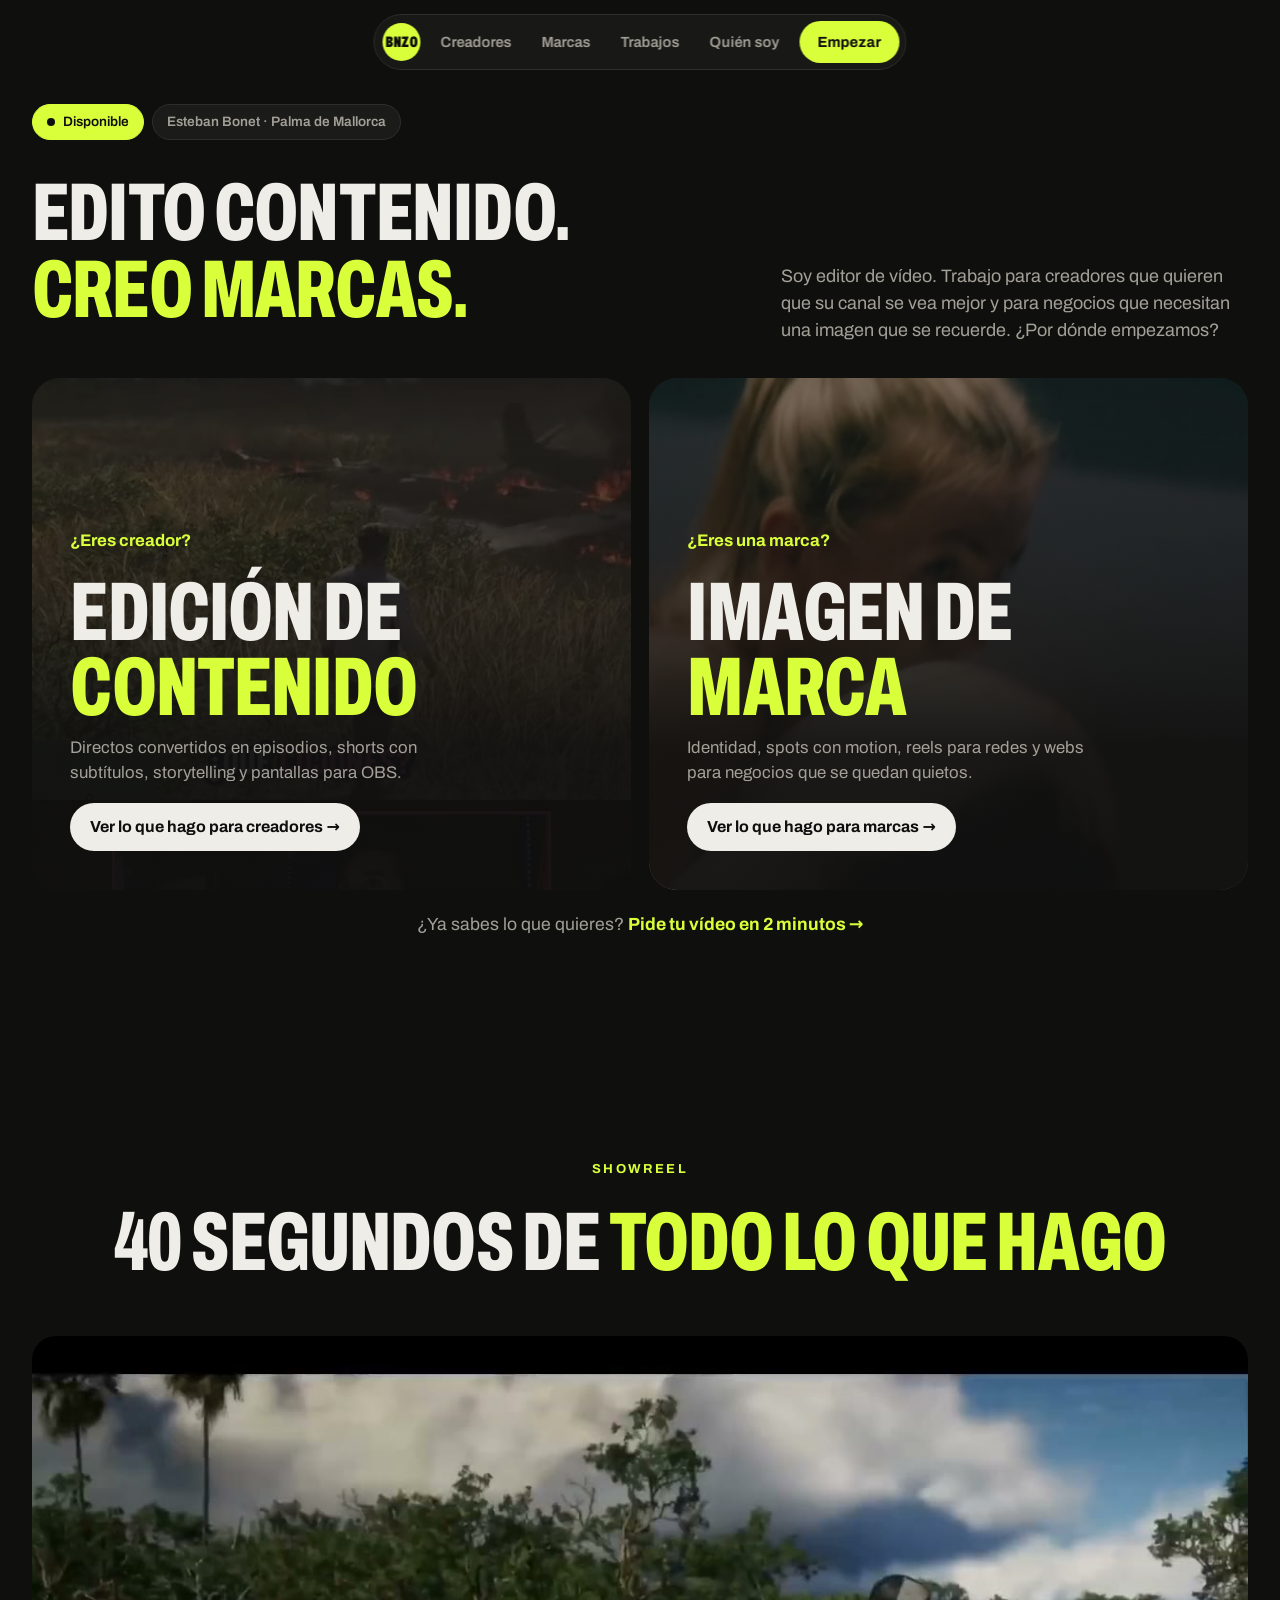
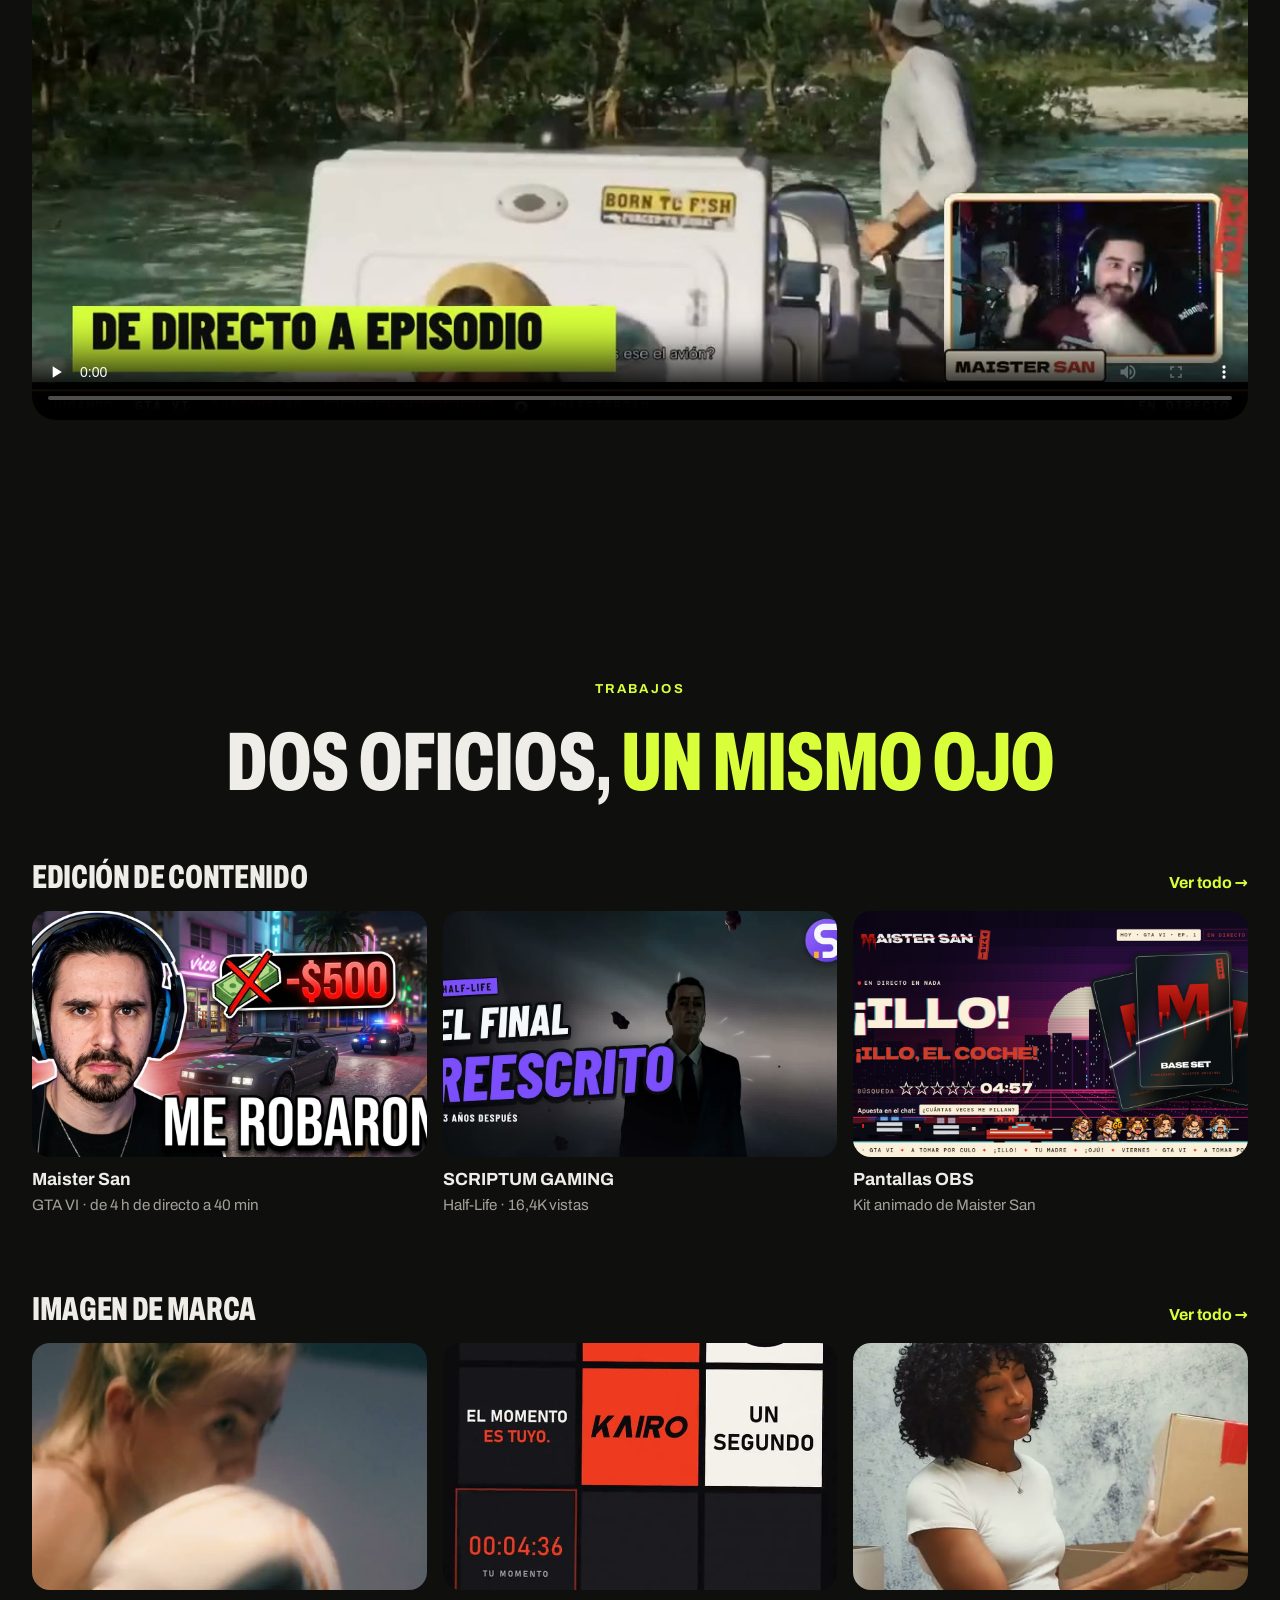
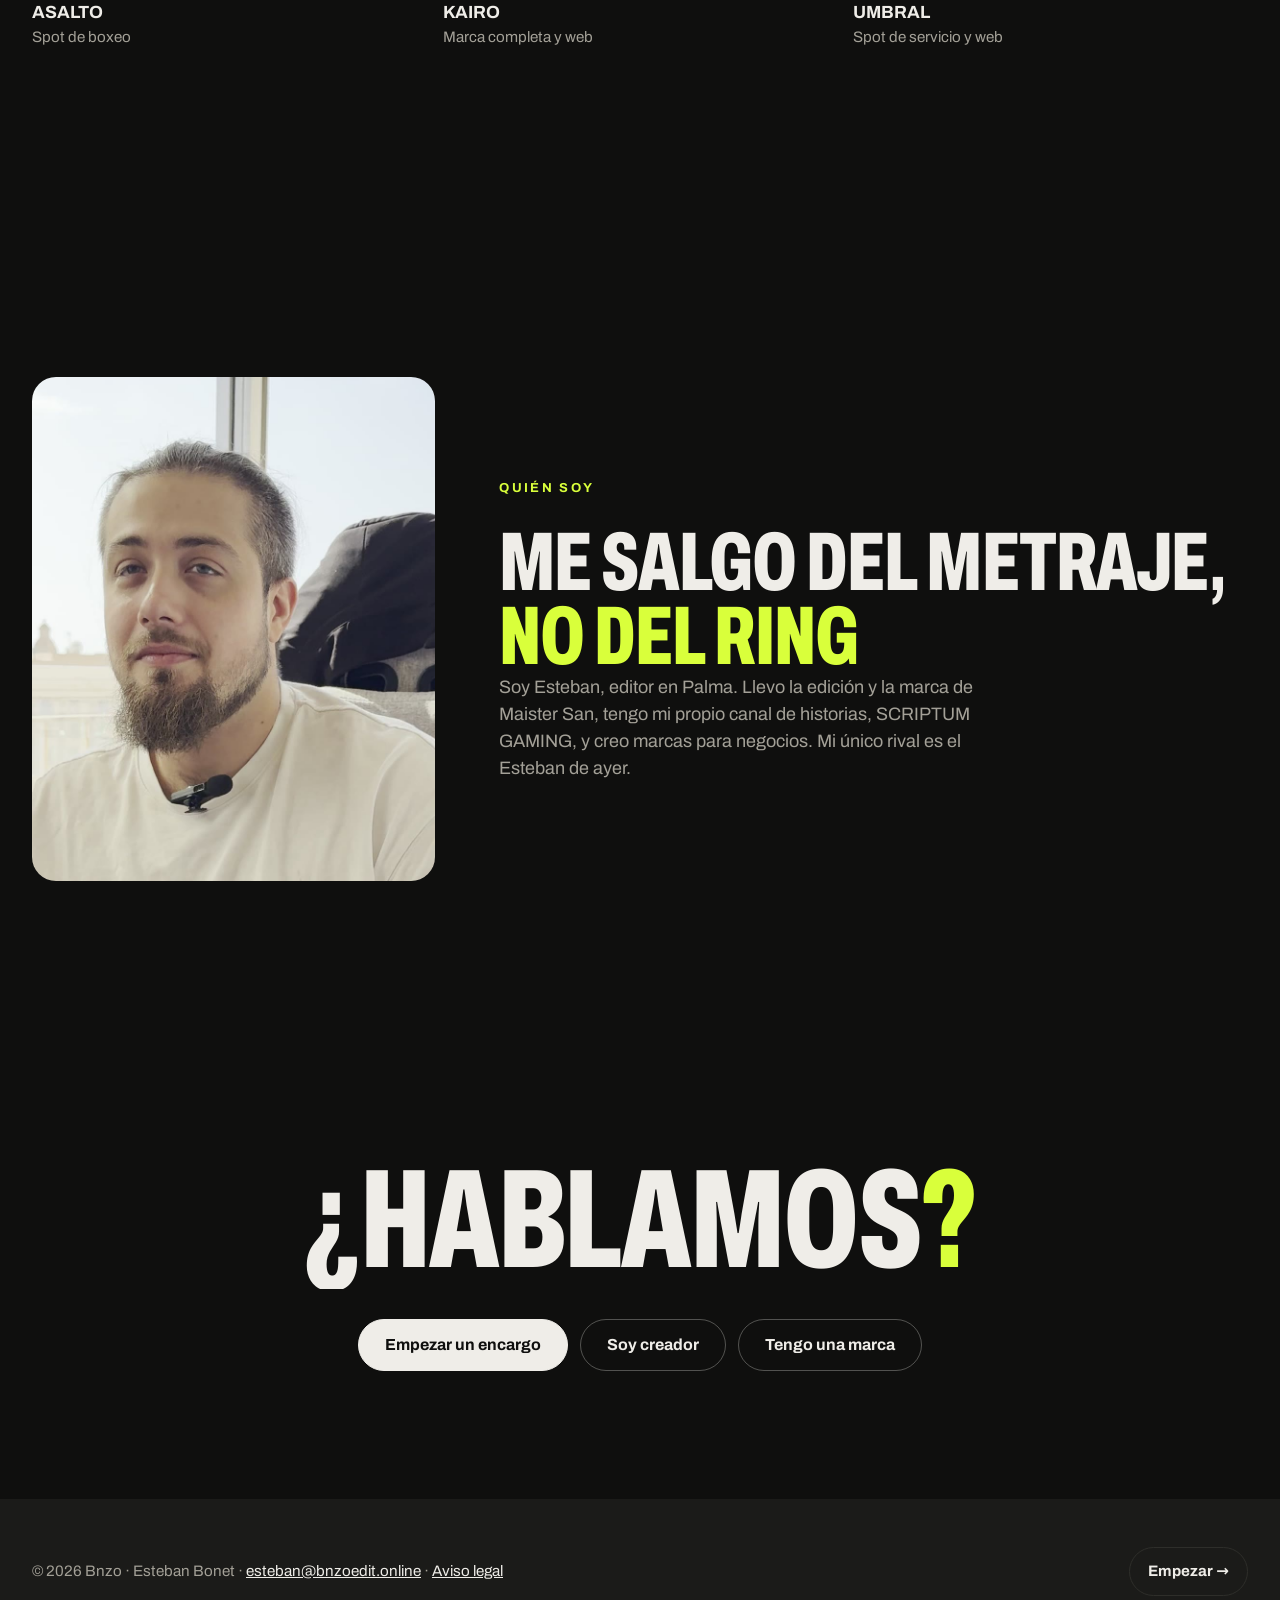
<file: index.html>
<!doctype html>
<html lang="es" class="no-js">
<head>
<meta charset="utf-8">
<meta name="viewport" content="width=device-width,initial-scale=1">
<title>Bnzo · Esteban Bonet · Edición de contenido e imagen de marca</title>
<meta name="description" content="Esteban Bonet, editor de vídeo en Palma. Edición de contenido para creadores de YouTube y Twitch, e imagen de marca para negocios: identidad, spots, webs y motion.">
<meta name="theme-color" content="#0f0f0e">
<link rel="preload" href="assets/archivo-latin.woff2" as="font" type="font/woff2" crossorigin>
<link rel="stylesheet" href="creadores/creadores.css">
<link rel="stylesheet" href="hub.css">
</head>
<body>
<a class="skip" href="#main">Saltar al contenido</a>

<nav class="nav" aria-label="Principal">
  <a class="logo" href="#inicio" aria-label="Bnzo, inicio">BNZO</a>
  <ul>
    <li><a href="creadores/">Creadores</a></li>
    <li><a href="marcas/">Marcas</a></li>
    <li><a href="#trabajos">Trabajos</a></li>
    <li><a href="#yo">Quién soy</a></li>
  </ul>
  <a class="cta" href="empezar/">Empezar</a>
</nav>

<main id="main">
<!-- Portada: las dos puertas -->
<section class="hub-hero" id="inicio" aria-labelledby="hub-title">
  <div class="wrap">
    <header class="hub-head">
      <div class="chips"><span class="chip on"><span class="dot" aria-hidden="true"></span>Disponible</span><span class="chip">Esteban Bonet · Palma de Mallorca</span></div>
      <h1 id="hub-title" class="t-xl ml" aria-label="Edito contenido y creo imagen de marca">
        <span class="ln" aria-hidden="true"><span>Edito contenido.</span></span>
        <span class="ln" aria-hidden="true"><span class="acid">Creo marcas.</span></span>
      </h1>
      <p class="lead">Soy editor de vídeo. Trabajo para creadores que quieren que su canal se vea mejor y para negocios que necesitan una imagen que se recuerde. ¿Por dónde empezamos?</p>
    </header>

    <div class="doors">
      <a class="door rv" href="creadores/">
        <video src="assets/short-narco.mp4" poster="assets/short-narco.jpg" muted loop playsinline preload="none" data-auto aria-hidden="true"></video>
        <span class="door-body">
          <span class="door-q">¿Eres creador?</span>
          <span class="door-t t-l">Edición de <span class="acid">contenido</span></span>
          <span class="door-d">Directos convertidos en episodios, shorts con subtítulos, storytelling y pantallas para OBS.</span>
          <span class="door-go">Ver lo que hago para creadores →</span>
        </span>
      </a>
      <a class="door rv" href="marcas/">
        <video src="assets/asalto-spot.mp4" poster="assets/asalto-spot-poster.jpg" muted loop playsinline preload="none" data-auto aria-hidden="true"></video>
        <span class="door-body">
          <span class="door-q">¿Eres una marca?</span>
          <span class="door-t t-l">Imagen de <span class="acid">marca</span></span>
          <span class="door-d">Identidad, spots con motion, reels para redes y webs para negocios que se quedan quietos.</span>
          <span class="door-go">Ver lo que hago para marcas →</span>
        </span>
      </a>
    </div>
    <p class="hub-start rv">¿Ya sabes lo que quieres? <a href="empezar/">Pide tu vídeo en 2 minutos →</a></p>
  </div>
</section>

<!-- Showreel -->
<section aria-labelledby="reel-title">
  <div class="wrap">
    <header class="head rv">
      <p class="eyebrow">Showreel</p>
      <h2 id="reel-title" class="t-l">40 segundos de <span class="acid">todo lo que hago</span></h2>
    </header>
    <figure class="showreel rv">
      <video src="assets/showreel.mp4" poster="assets/showreel-poster.jpg" controls playsinline preload="none" aria-label="Showreel de Bnzo: directos, shorts, storytelling, pantallas de OBS y spots, 37 segundos"></video>
    </figure>
  </div>
</section>

<!-- Trabajos: dos estanterías con el mismo diseño -->
<section id="trabajos" aria-labelledby="work-title">
  <div class="wrap">
    <header class="head rv">
      <p class="eyebrow">Trabajos</p>
      <h2 id="work-title" class="t-l">Dos oficios, <span class="acid">un mismo ojo</span></h2>
    </header>

    <div class="shelf rv">
      <div class="shelf-head"><h3 class="t-m">Edición de contenido</h3><a href="creadores/">Ver todo →</a></div>
      <div class="shelf-row">
        <a class="tile-s" href="https://www.youtube.com/watch?v=fj8B8vjZEvA" target="_blank" rel="noopener"><img src="assets/maister-ep01.jpg" alt="" loading="lazy" width="1280" height="720"><span><b>Maister San</b>GTA VI · de 4 h de directo a 40 min</span></a>
        <a class="tile-s" href="https://youtu.be/gr6xxASaUQM" target="_blank" rel="noopener"><img src="assets/scriptum-halflife.jpg" alt="" loading="lazy" width="1280" height="720"><span><b>SCRIPTUM GAMING</b>Half-Life · 16,4K vistas</span></a>
        <a class="tile-s" href="creadores/#packs"><img src="assets/maister-obs-gta.jpg" alt="" loading="lazy" width="1280" height="720"><span><b>Pantallas OBS</b>Kit animado de Maister San</span></a>
      </div>
    </div>

    <div class="shelf rv">
      <div class="shelf-head"><h3 class="t-m">Imagen de marca</h3><a href="marcas/">Ver todo →</a></div>
      <div class="shelf-row">
        <a class="tile-s" href="marcas/#trabajos"><img src="assets/asalto-spot-poster.jpg" alt="" loading="lazy" width="720" height="1280"><span><b>ASALTO</b>Spot de boxeo</span></a>
        <a class="tile-s" href="kairo/"><img src="assets/kairo-kit-poster.jpg" alt="" loading="lazy" width="1280" height="720"><span><b>KAIRO</b>Marca completa y web</span></a>
        <a class="tile-s" href="umbral/"><img src="assets/umbral-spot-poster.jpg" alt="" loading="lazy" width="720" height="1280"><span><b>UMBRAL</b>Spot de servicio y web</span></a>
      </div>
    </div>
  </div>
</section>

<!-- Quién soy -->
<section id="yo" aria-labelledby="me-title">
  <div class="wrap me rv">
    <img src="assets/esteban-retrato.jpg" alt="Esteban Bonet" loading="lazy" width="600" height="750">
    <div>
      <p class="eyebrow">Quién soy</p>
      <h2 id="me-title" class="t-l">Me salgo del metraje, <span class="acid">no del ring</span></h2>
      <p class="lead">Soy Esteban, editor en Palma. Llevo la edición y la marca de Maister San, tengo mi propio canal de historias, SCRIPTUM GAMING, y creo marcas para negocios. Mi único rival es el Esteban de ayer.</p>
    </div>
  </div>
</section>

<!-- Empezar -->
<section class="hub-cta" aria-labelledby="cta-title">
  <div class="wrap">
    <h2 id="cta-title" class="t-xl ml" aria-label="¿Hablamos?"><span class="ln" aria-hidden="true"><span>¿Hablamos<span class="acid">?</span></span></span></h2>
    <div class="actions">
      <a class="btn solid mag" href="empezar/"><span>Empezar un encargo</span></a>
      <a class="btn mag" href="creadores/#contacto"><span>Soy creador</span></a>
      <a class="btn mag" href="marcas/#contacto"><span>Tengo una marca</span></a>
    </div>
  </div>
</section>
</main>

<footer>
  <div class="wrap">
    <p>© 2026 Bnzo · Esteban Bonet · <a href="mailto:esteban@bnzoedit.online">esteban@bnzoedit.online</a> · <a href="legal.html">Aviso legal</a></p>
    <a class="biz" href="empezar/">Empezar →</a>
  </div>
</footer>
<script src="creadores/creadores.js"></script>
</body>
</html>
</file>
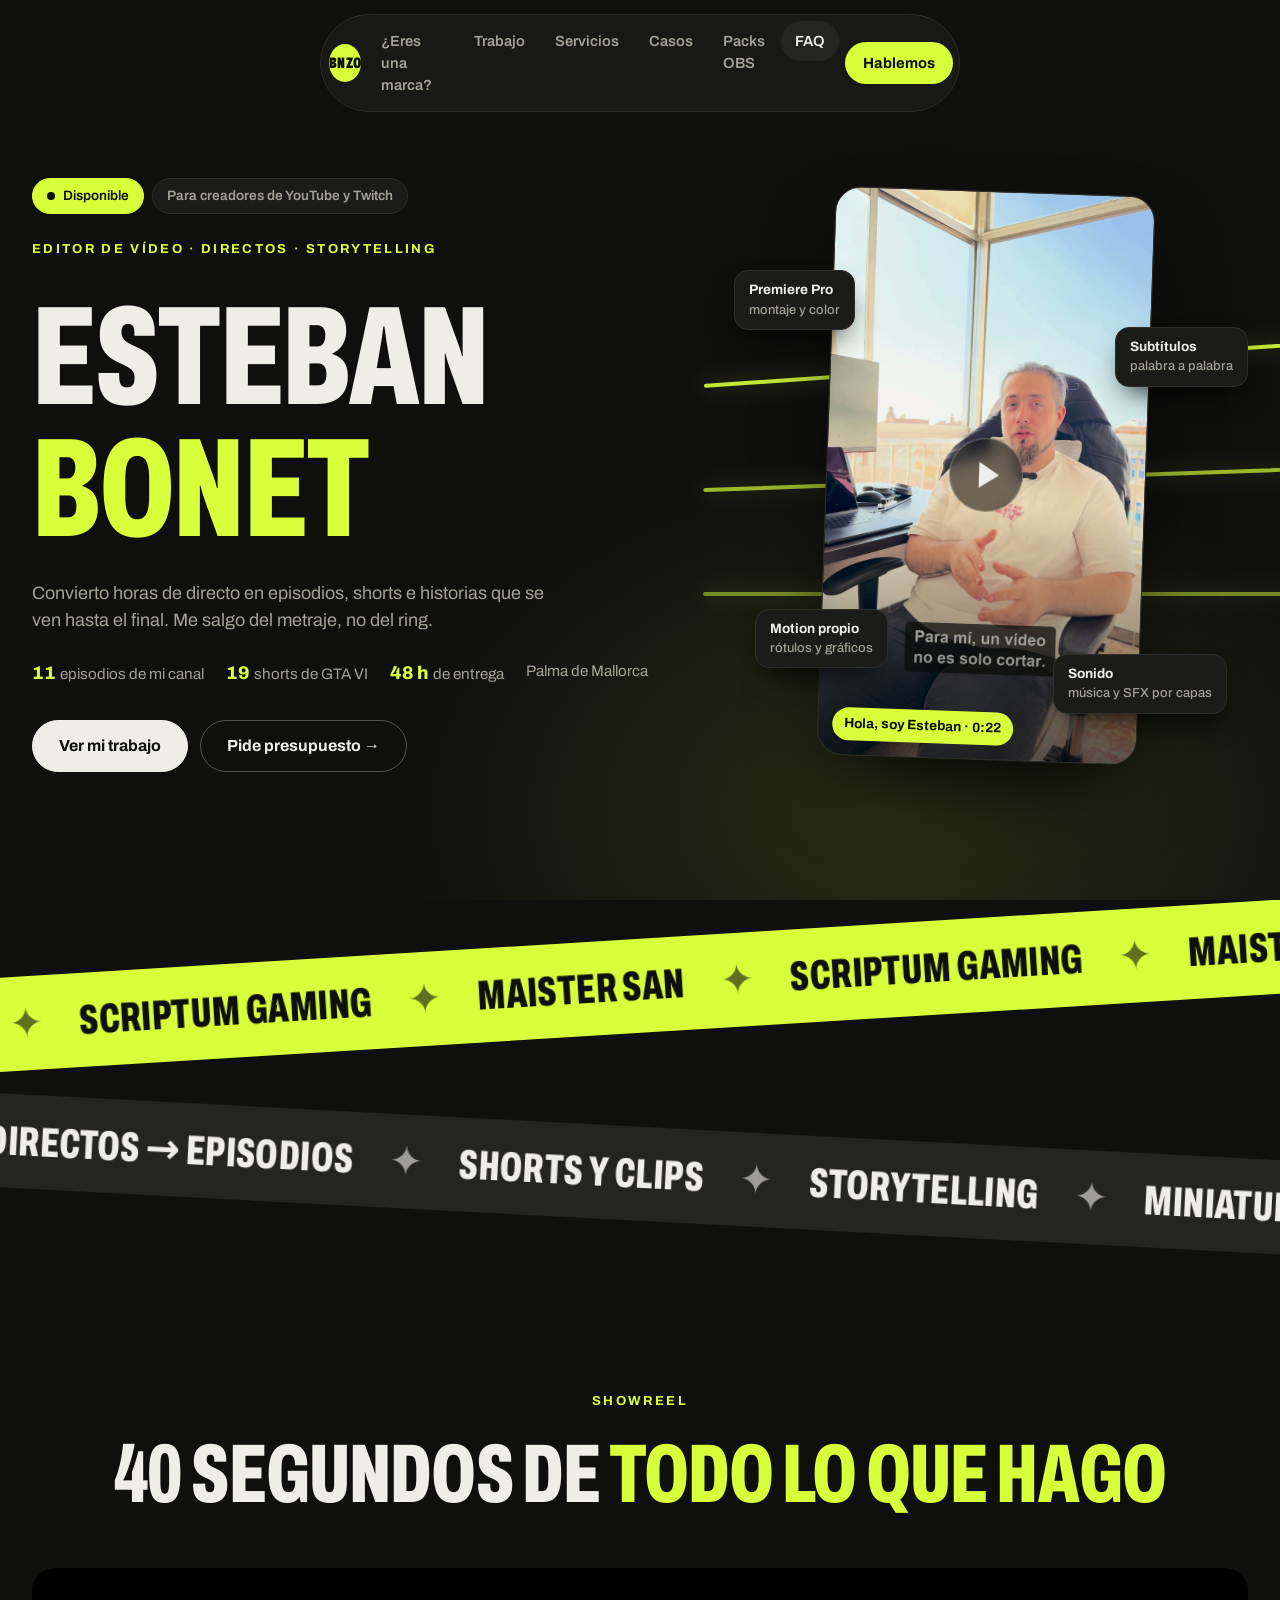
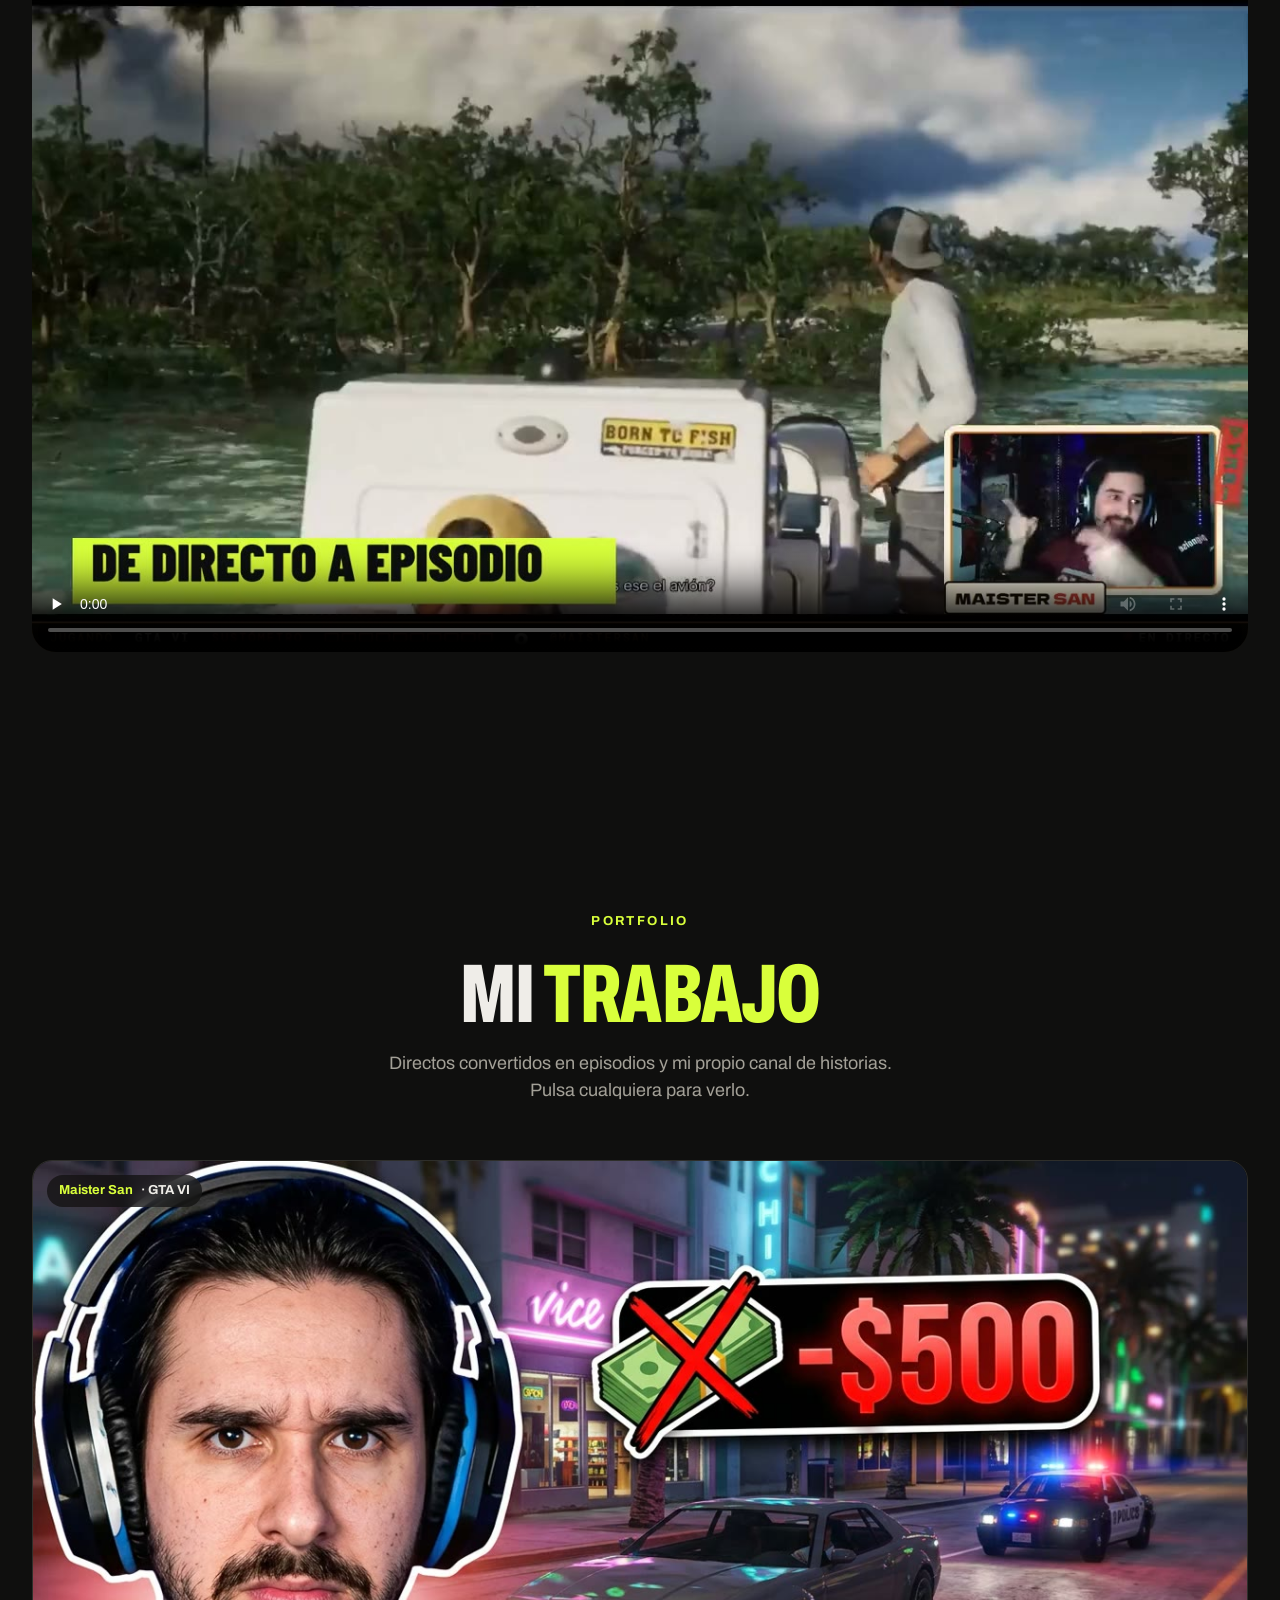
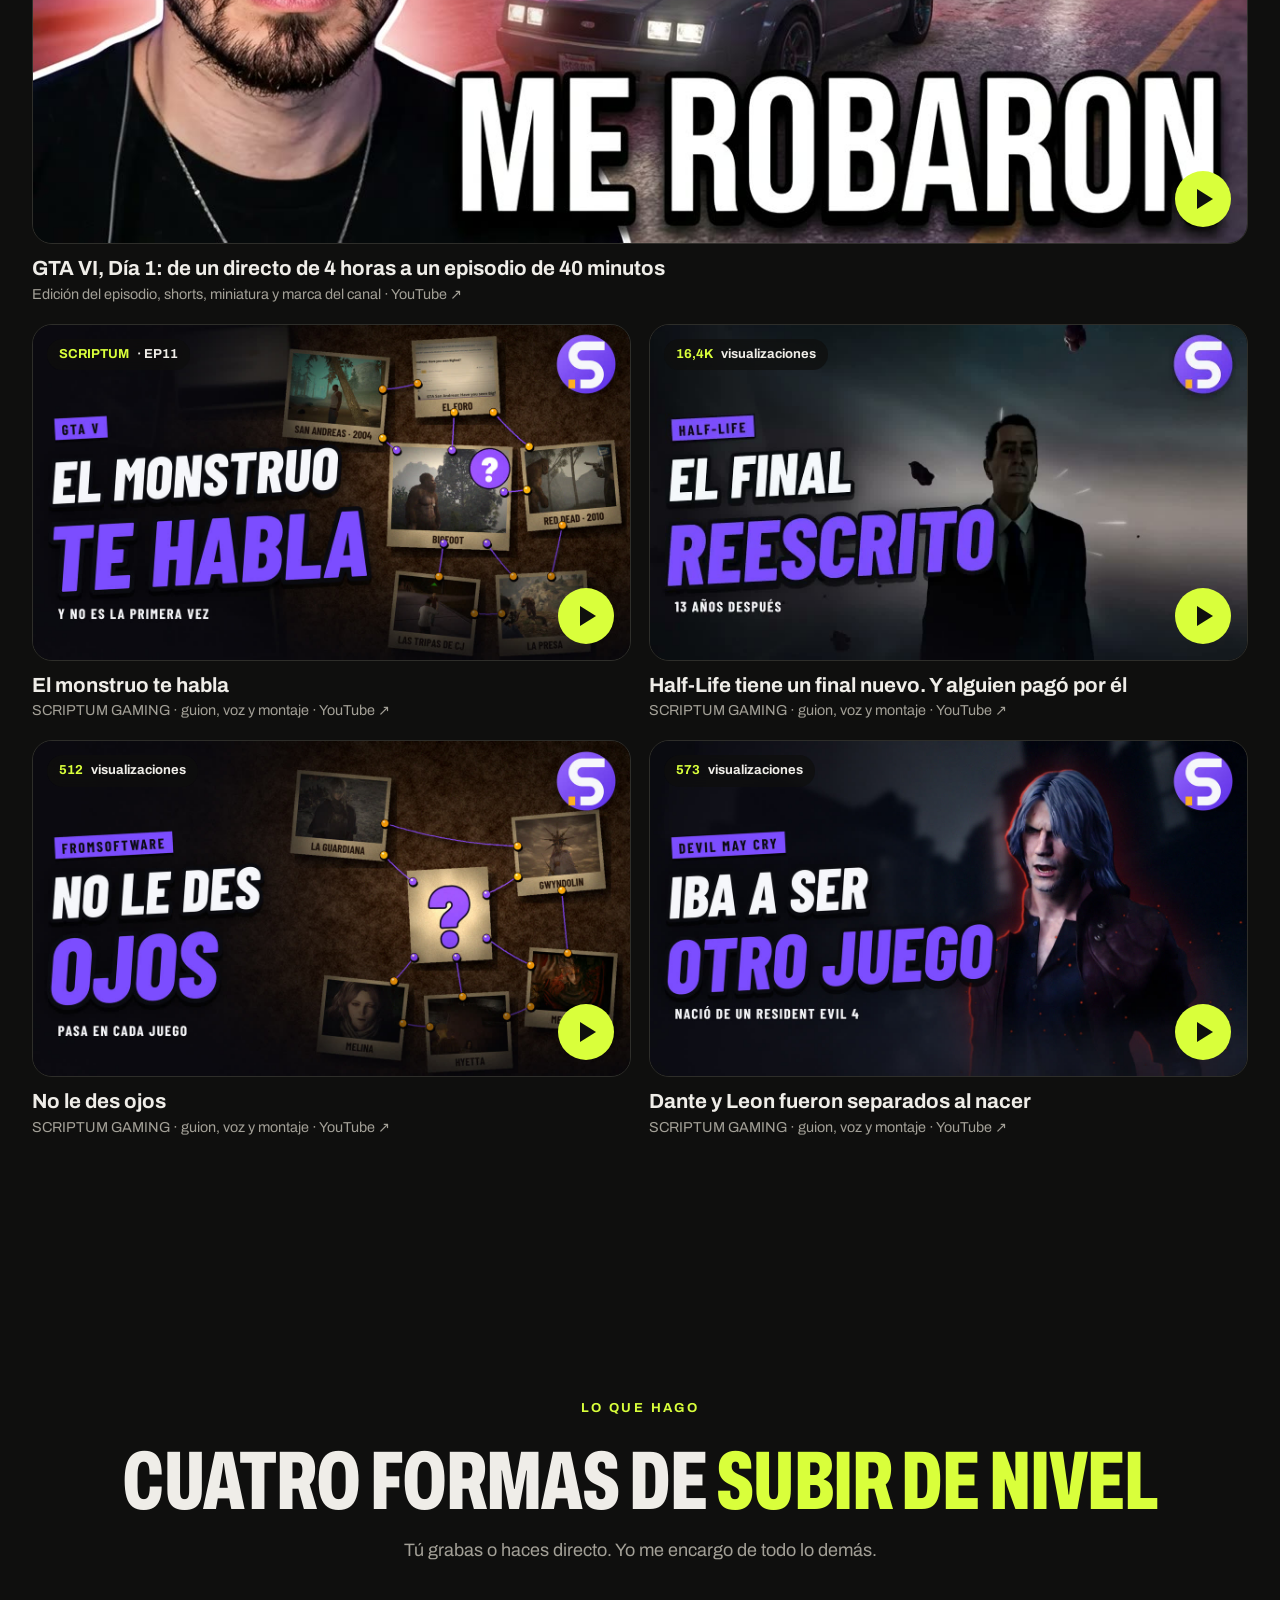
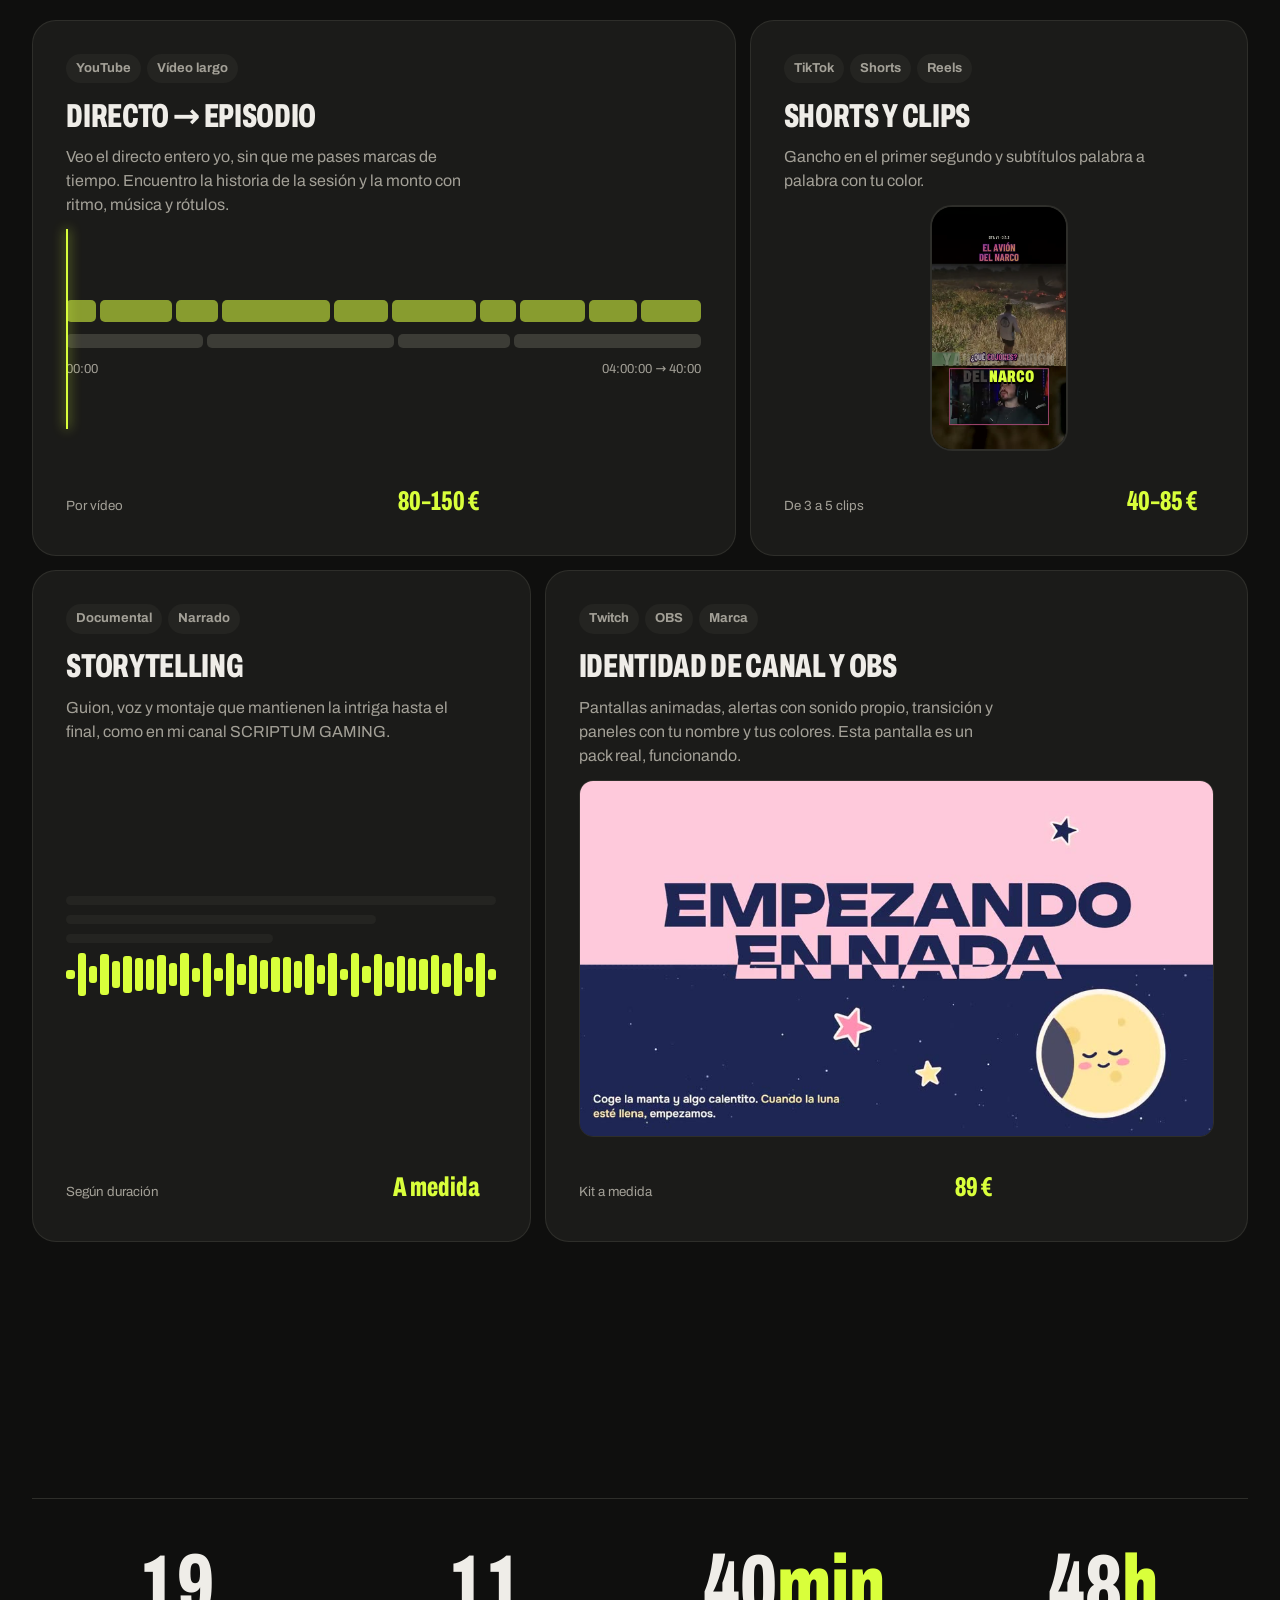
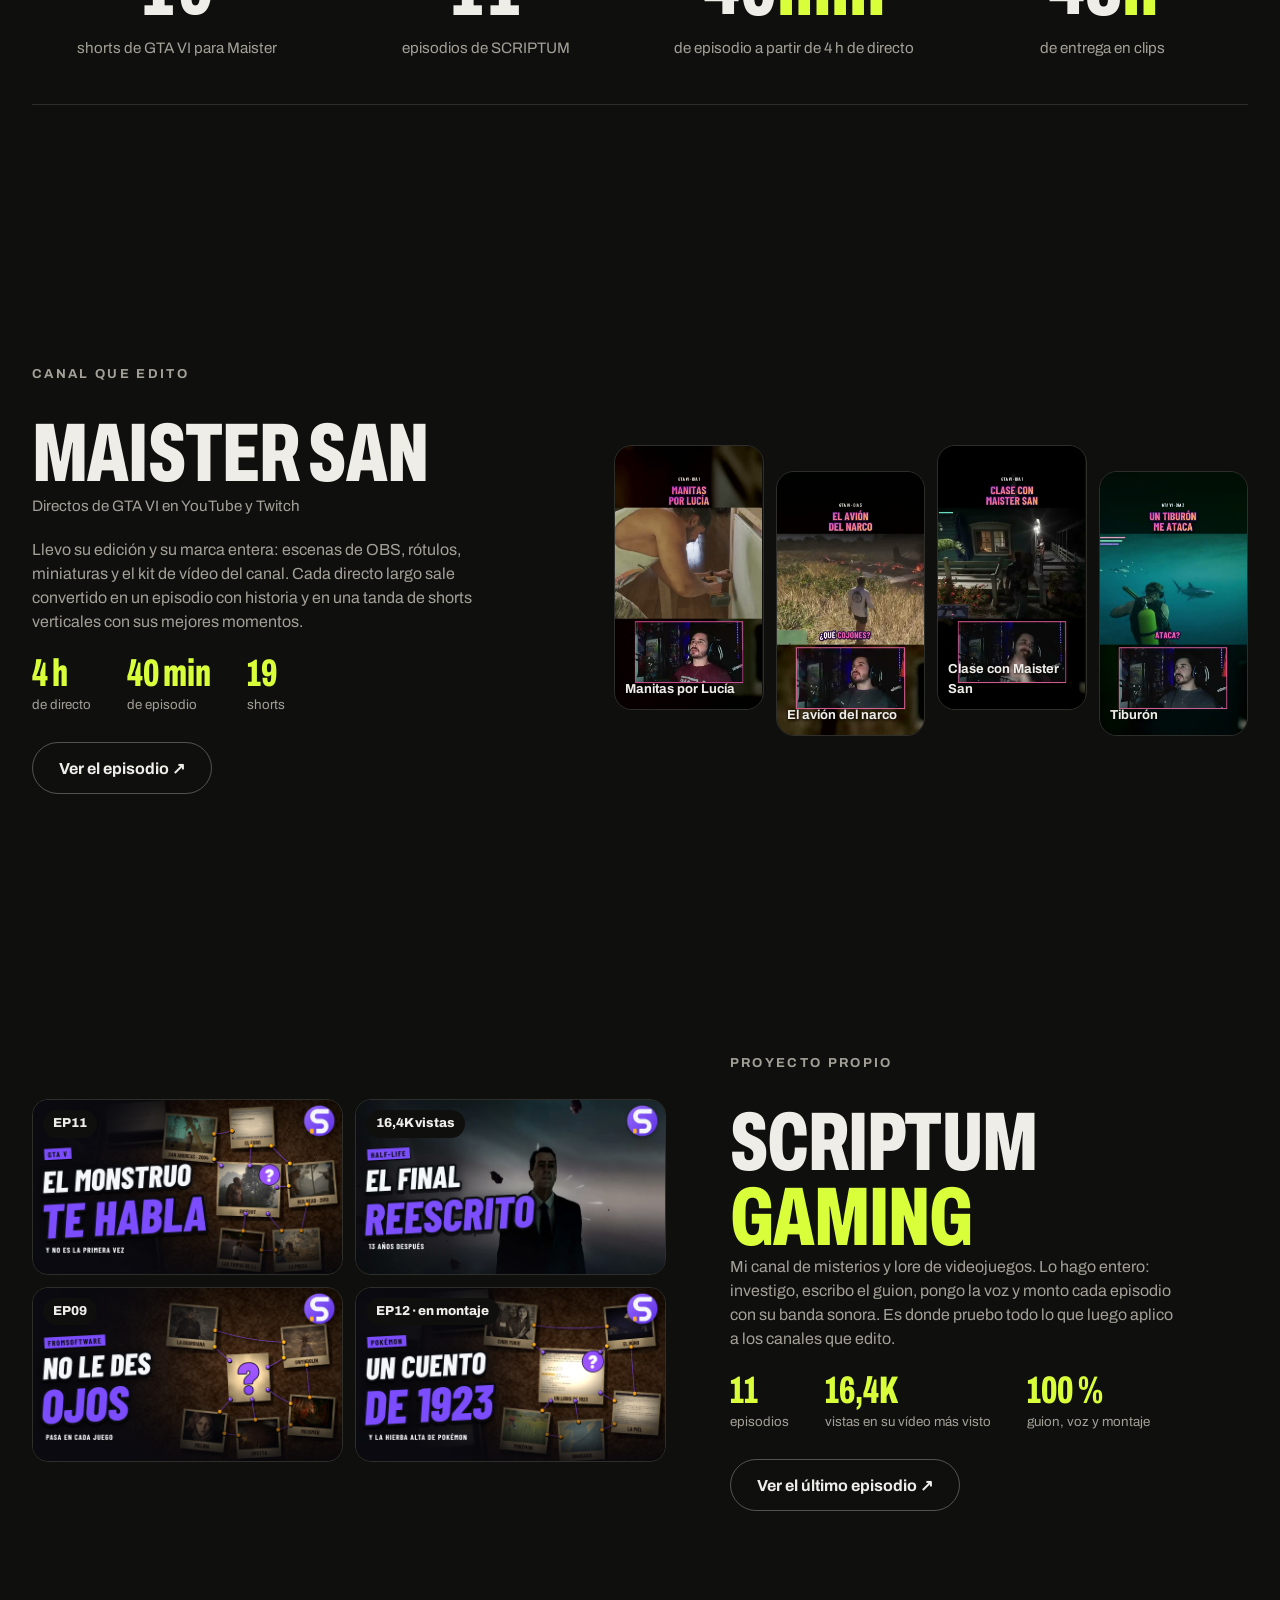
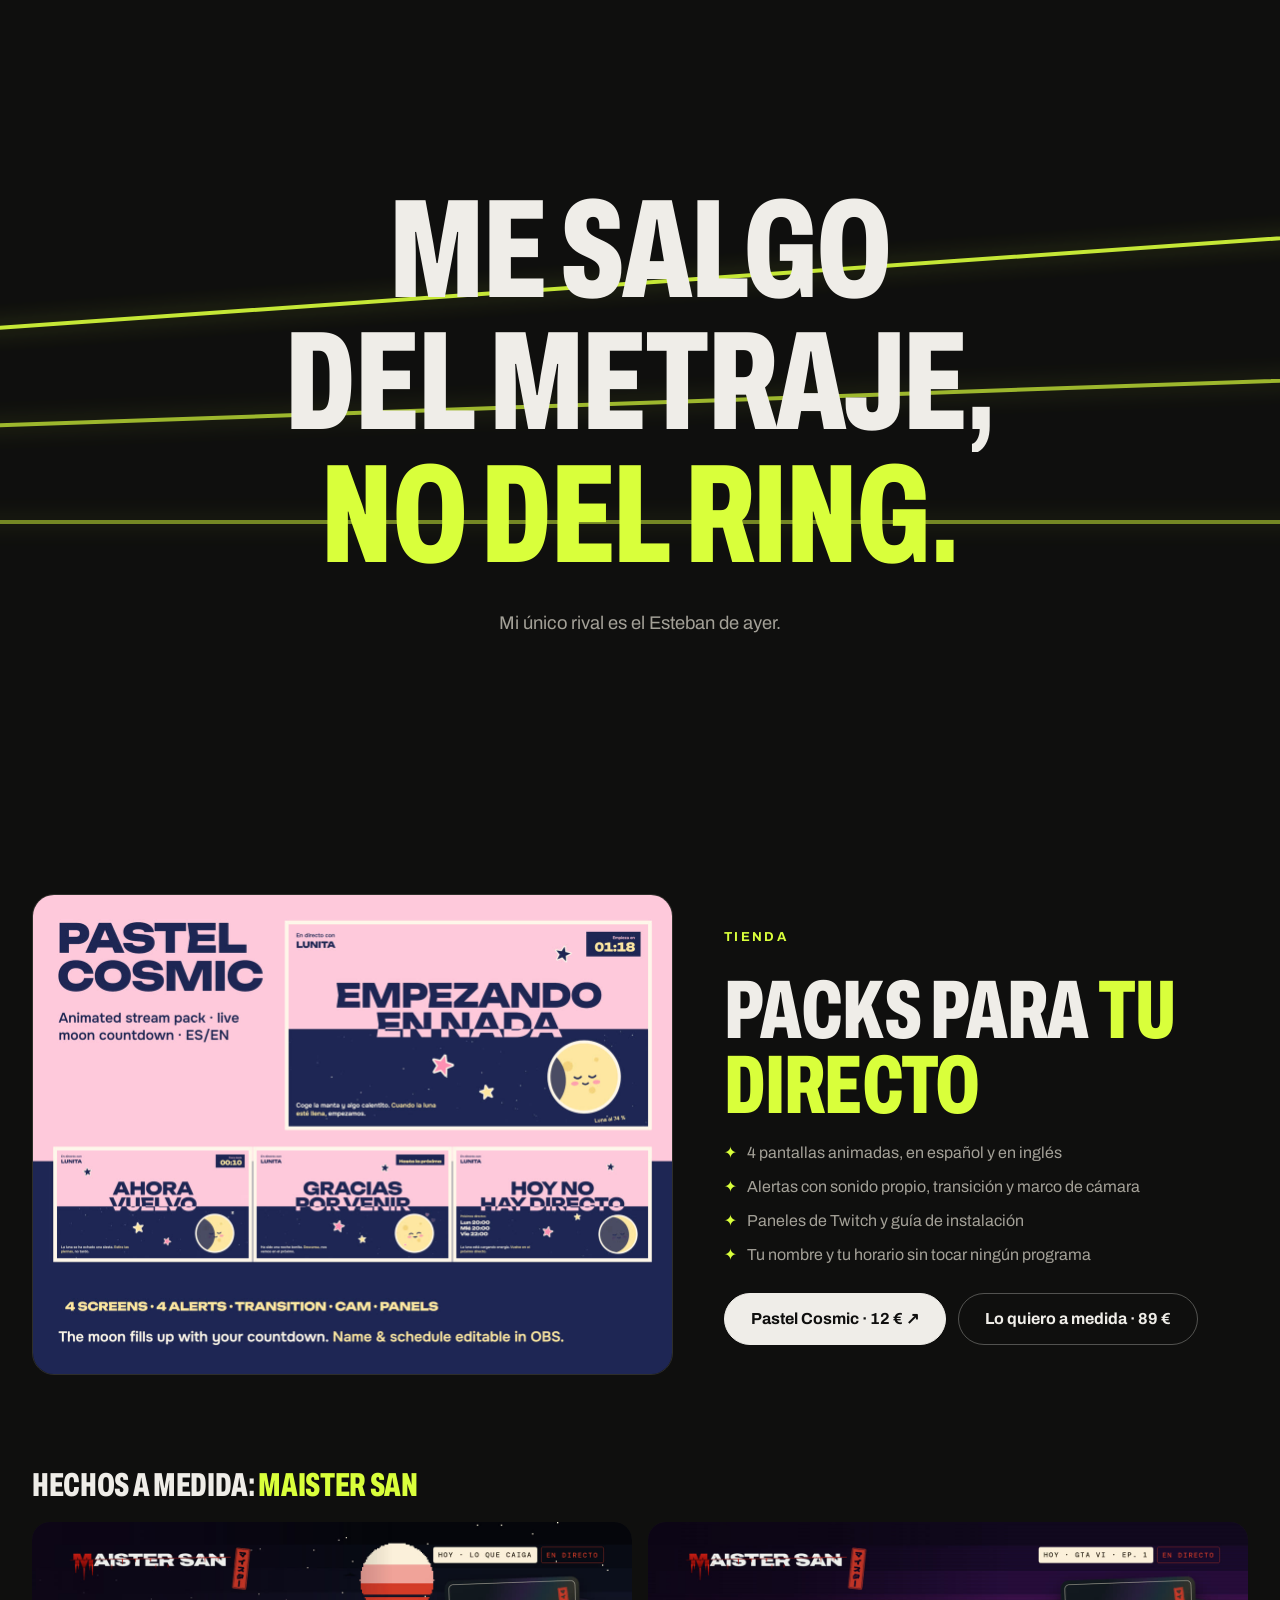
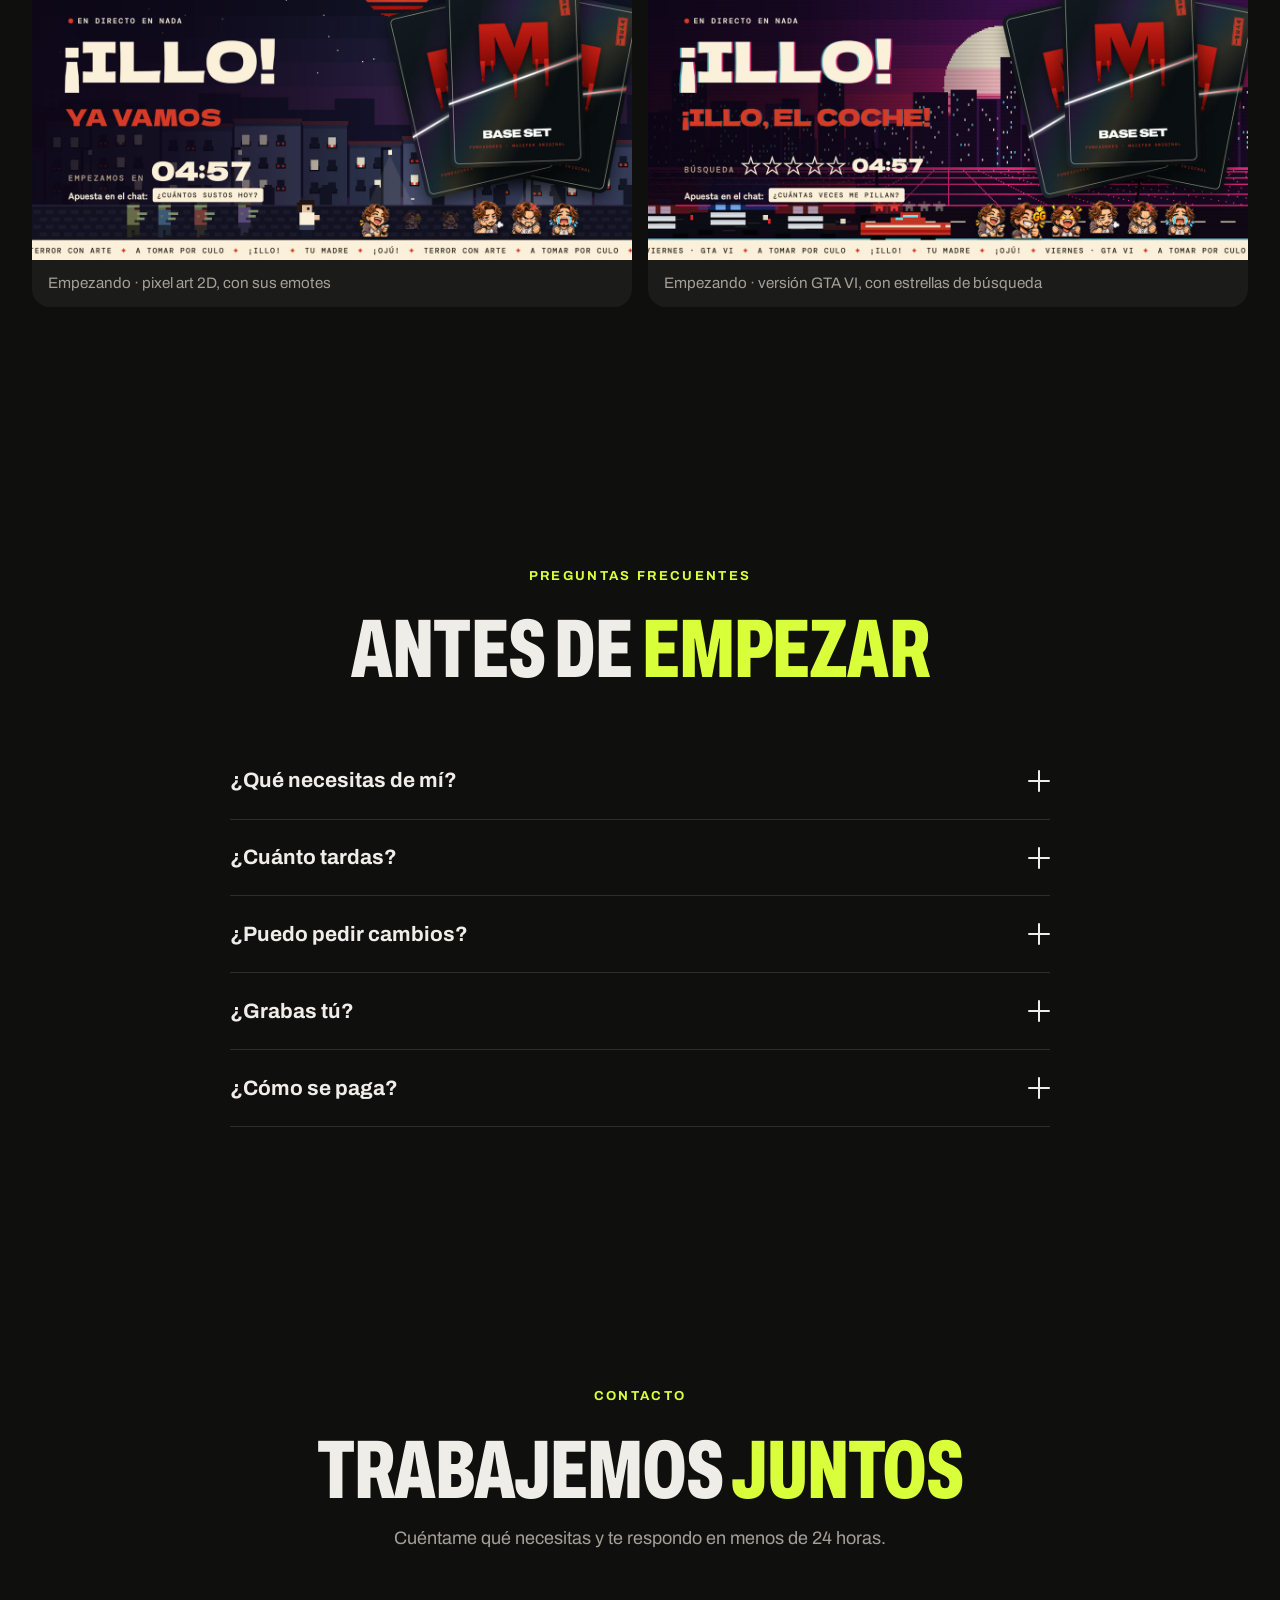
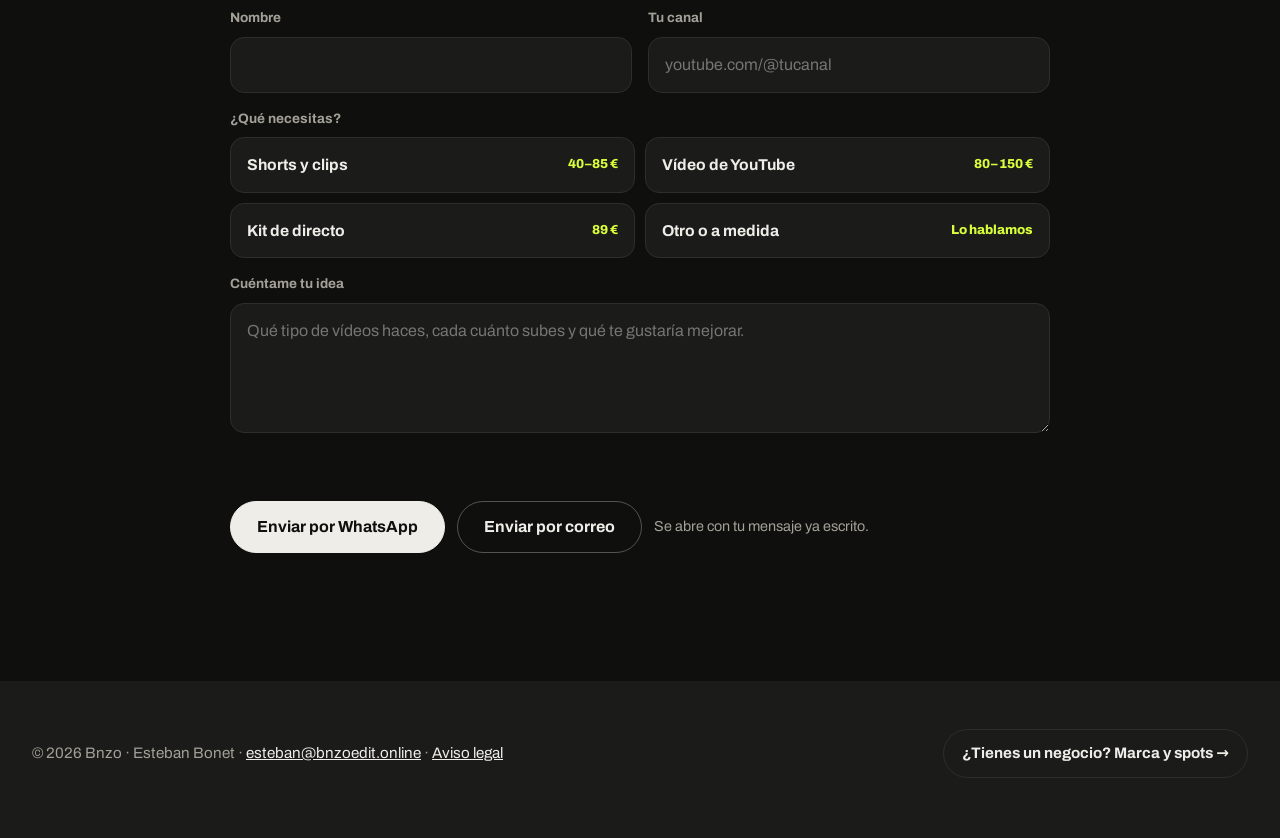
<file: creadores/index.html>
<!doctype html>
<html lang="es" class="no-js">
<head>
<meta charset="utf-8">
<meta name="viewport" content="width=device-width,initial-scale=1">
<title>Esteban Bonet · Editor de vídeo para creadores</title>
<meta name="description" content="Edito directos, shorts e historias para creadores de YouTube y Twitch: episodios a partir de tus directos, clips verticales con subtítulos, storytelling y packs de OBS.">
<meta name="theme-color" content="#0f0f0e">
<link rel="preload" href="../assets/archivo-latin.woff2" as="font" type="font/woff2" crossorigin>
<link rel="stylesheet" href="creadores.css">
</head>
<body>
<a class="skip" href="#main">Saltar al contenido</a>

<nav class="nav" aria-label="Principal">
  <a class="logo" href="/" aria-label="Bnzo, ir a la portada">BNZO</a>
  <ul>
    <li><a href="/marcas/">¿Eres una marca?</a></li>
    <li><a href="#trabajo">Trabajo</a></li>
    <li><a href="#servicios">Servicios</a></li>
    <li><a href="#maister">Casos</a></li>
    <li><a href="#packs">Packs OBS</a></li>
    <li><a href="#faq">FAQ</a></li>
  </ul>
  <a class="cta" href="#contacto">Hablemos</a>
</nav>

<main id="main">
<!-- Portada -->
<section class="hero" id="inicio" aria-labelledby="hero-title">
  <div class="wrap">
    <div>
      <div class="chips">
        <span class="chip on"><span class="dot" aria-hidden="true"></span>Disponible</span>
        <span class="chip">Para creadores de YouTube y Twitch</span>
      </div>
      <p class="eyebrow">Editor de vídeo · Directos · Storytelling</p>
      <h1 id="hero-title" class="t-xl ml" aria-label="Esteban Bonet">
        <span class="ln" aria-hidden="true"><span>Esteban</span></span>
        <span class="ln" aria-hidden="true"><span class="acid">Bonet</span></span>
      </h1>
      <p class="lead">Convierto horas de directo en episodios, shorts e historias que se ven hasta el final. Me salgo del metraje, no del ring.</p>
      <p class="facts"><span><b>11</b>episodios de mi canal</span><span><b>19</b>shorts de GTA VI</span><span><b>48 h</b>de entrega</span><span>Palma de Mallorca</span></p>
      <div class="actions">
        <a class="btn solid mag" href="#trabajo"><span>Ver mi trabajo</span></a>
        <a class="btn mag" href="#contacto"><span>Pide presupuesto →</span></a>
      </div>
    </div>

    <div class="stage">
      <div class="ropes" aria-hidden="true"><i></i><i></i><i></i></div>
      <figure class="reel" id="reel">
        <video src="../assets/sobre-mi.mp4" poster="../assets/sobre-mi-poster.jpg" playsinline preload="none" aria-label="Vídeo: Esteban se presenta, 22 segundos"></video>
        <button class="play" type="button" aria-label="Reproducir el vídeo de presentación"><span class="pb" aria-hidden="true"></span></button>
        <figcaption class="tag">Hola, soy Esteban · 0:22</figcaption>
      </figure>
      <p class="tool t1" aria-hidden="true">Premiere Pro<small>montaje y color</small></p>
      <p class="tool t2" aria-hidden="true">Subtítulos<small>palabra a palabra</small></p>
      <p class="tool t3" aria-hidden="true">Motion propio<small>rótulos y gráficos</small></p>
      <p class="tool t4" aria-hidden="true">Sonido<small>música y SFX por capas</small></p>
    </div>
  </div>
</section>

<!-- Doble marquesina -->
<section class="cross" aria-label="He trabajado con Maister San y SCRIPTUM GAMING. Directos a episodios, shorts, storytelling, miniaturas y packs OBS.">
  <div class="band b2" aria-hidden="true"><div class="row" data-dir="1" data-words="Directos → episodios,Shorts y clips,Storytelling,Miniaturas,Packs OBS,Identidad de canal"></div></div>
  <div class="band b1" aria-hidden="true"><div class="row" data-dir="-1" data-words="Maister San,SCRIPTUM GAMING,Maister San,SCRIPTUM GAMING"></div></div>
</section>

<!-- Showreel -->
<section class="reel-sec" aria-labelledby="reel-title">
  <div class="wrap">
    <header class="head rv">
      <p class="eyebrow">Showreel</p>
      <h2 id="reel-title" class="t-l">40 segundos de <span class="acid">todo lo que hago</span></h2>
    </header>
    <figure class="showreel rv">
      <video src="../assets/showreel.mp4" poster="../assets/showreel-poster.jpg" controls playsinline preload="none" aria-label="Showreel de Bnzo: directos, shorts, storytelling, pantallas de OBS y spots, 39 segundos"></video>
    </figure>
  </div>
</section>

<!-- Mi trabajo -->
<section id="trabajo" aria-labelledby="work-title">
  <div class="wrap">
    <header class="head rv">
      <p class="eyebrow">Portfolio</p>
      <h2 id="work-title" class="t-l">Mi <span class="acid">trabajo</span></h2>
      <p class="lead">Directos convertidos en episodios y mi propio canal de historias. Pulsa cualquiera para verlo.</p>
    </header>
    <div class="work">
      <a class="card big rv" href="https://www.youtube.com/watch?v=fj8B8vjZEvA" target="_blank" rel="noopener">
        <span class="thumb"><img src="../assets/maister-ep01.jpg" alt="Miniatura de GTA VI Día 1 de Maister San: «Me robaron», −500 $" loading="lazy" width="1280" height="720">
          <span class="badge"><b>Maister San</b> · GTA VI</span><span class="pl" aria-hidden="true"></span></span>
        <span><h3>GTA VI, Día 1: de un directo de 4 horas a un episodio de 40 minutos</h3><span class="meta">Edición del episodio, shorts, miniatura y marca del canal · YouTube ↗</span></span>
      </a>
      <a class="card rv" href="https://youtu.be/4JatnTPzPgU" target="_blank" rel="noopener">
        <span class="thumb"><img src="../assets/scriptum-ep11.jpg" alt="Miniatura de SCRIPTUM: «El monstruo te habla»" loading="lazy" width="1280" height="720"><span class="badge"><b>SCRIPTUM</b> · EP11</span><span class="pl" aria-hidden="true"></span></span>
        <span><h3>El monstruo te habla</h3><span class="meta">SCRIPTUM GAMING · guion, voz y montaje · YouTube ↗</span></span>
      </a>
      <a class="card rv" href="https://youtu.be/gr6xxASaUQM" target="_blank" rel="noopener">
        <span class="thumb"><img src="../assets/scriptum-halflife.jpg" alt="Miniatura de SCRIPTUM: «Half-Life tiene un final nuevo»" loading="lazy" width="1280" height="720"><span class="badge"><b>16,4K</b> visualizaciones</span><span class="pl" aria-hidden="true"></span></span>
        <span><h3>Half-Life tiene un final nuevo. Y alguien pagó por él</h3><span class="meta">SCRIPTUM GAMING · guion, voz y montaje · YouTube ↗</span></span>
      </a>
      <a class="card rv" href="https://youtu.be/E1WILl1l_y4" target="_blank" rel="noopener">
        <span class="thumb"><img src="../assets/scriptum-ep09.jpg" alt="Miniatura de SCRIPTUM: «No le des ojos»" loading="lazy" width="1280" height="720"><span class="badge"><b>512</b> visualizaciones</span><span class="pl" aria-hidden="true"></span></span>
        <span><h3>No le des ojos</h3><span class="meta">SCRIPTUM GAMING · guion, voz y montaje · YouTube ↗</span></span>
      </a>
      <a class="card rv" href="https://www.youtube.com/watch?v=BkFEdY5vkpM" target="_blank" rel="noopener">
        <span class="thumb"><img src="../assets/scriptum-capcom.jpg" alt="Miniatura de SCRIPTUM: «Iba a ser otro juego», Devil May Cry" loading="lazy" width="1280" height="720"><span class="badge"><b>573</b> visualizaciones</span><span class="pl" aria-hidden="true"></span></span>
        <span><h3>Dante y Leon fueron separados al nacer</h3><span class="meta">SCRIPTUM GAMING · guion, voz y montaje · YouTube ↗</span></span>
      </a>
    </div>
  </div>
</section>

<!-- Servicios (bento) -->
<section id="servicios" aria-labelledby="serv-title">
  <div class="wrap">
    <header class="head rv">
      <p class="eyebrow">Lo que hago</p>
      <h2 id="serv-title" class="t-l">Cuatro formas de <span class="acid">subir de nivel</span></h2>
      <p class="lead">Tú grabas o haces directo. Yo me encargo de todo lo demás.</p>
    </header>
    <div class="bento" id="bento">
      <article class="tile rv"><div>
        <div class="tags"><span>YouTube</span><span>Vídeo largo</span></div>
        <h3 class="t-m">Directo → episodio</h3>
        <p>Veo el directo entero yo, sin que me pases marcas de tiempo. Encuentro la historia de la sesión y la monto con ritmo, música y rótulos.</p>
        <div class="demo" aria-hidden="true"><div class="tl">
          <div class="trk v" data-cuts="5,12,7,18,9,14,6,11,8,10"></div>
          <div class="trk a" data-cuts="22,30,18,30"></div>
          <div class="lbl"><span>00:00</span><span>04:00:00 → 40:00</span></div>
          <span class="head-line"></span>
        </div></div>
        <p class="price"><small>Por vídeo</small><b>80–150 €</b></p>
      </div></article>
      <article class="tile rv"><div>
        <div class="tags"><span>TikTok</span><span>Shorts</span><span>Reels</span></div>
        <h3 class="t-m">Shorts y clips</h3>
        <p>Gancho en el primer segundo y subtítulos palabra a palabra con tu color.</p>
        <div class="demo" aria-hidden="true"><div class="phone"><img src="../assets/short-narco.jpg" alt="" loading="lazy" width="540" height="960"><p class="cap" id="cap" data-text="Y AHORA EL AVIÓN DEL NARCO"></p></div></div>
        <p class="price"><small>De 3 a 5 clips</small><b>40–85 €</b></p>
      </div></article>
      <article class="tile rv"><div>
        <div class="tags"><span>Documental</span><span>Narrado</span></div>
        <h3 class="t-m">Storytelling</h3>
        <p>Guion, voz y montaje que mantienen la intriga hasta el final, como en mi canal SCRIPTUM GAMING.</p>
        <div class="demo" aria-hidden="true"><div class="story">
          <span class="ln2"></span><span class="ln2 s"></span><span class="ln2 xs"></span>
          <div class="wave" id="wave"></div>
        </div></div>
        <p class="price"><small>Según duración</small><b>A medida</b></p>
      </div></article>
      <article class="tile rv"><div>
        <div class="tags"><span>Twitch</span><span>OBS</span><span>Marca</span></div>
        <h3 class="t-m">Identidad de canal y OBS</h3>
        <p>Pantallas animadas, alertas con sonido propio, transición y paneles con tu nombre y tus colores. Esta pantalla es un pack real, funcionando.</p>
        <div class="demo"><div class="pack"><video src="../assets/pack-empezando.mp4" poster="../assets/pack-empezando.jpg" muted loop playsinline preload="none" data-auto aria-label="Pantalla «Empezando» del pack Pastel Cosmic en movimiento"></video></div></div>
        <p class="price"><small>Kit a medida</small><b>89 €</b></p>
      </div></article>
    </div>
  </div>
</section>

<!-- Cifras -->
<section aria-label="Cifras" class="rv">
  <div class="wrap">
    <div class="stats">
      <div><div class="odo" data-v="19"></div><small>shorts de GTA VI para Maister</small></div>
      <div><div class="odo" data-v="11"></div><small>episodios de SCRIPTUM</small></div>
      <div><div class="odo" data-v="40" data-s="min"></div><small>de episodio a partir de 4 h de directo</small></div>
      <div><div class="odo" data-v="48" data-s="h"></div><small>de entrega en clips</small></div>
    </div>
  </div>
</section>

<!-- Caso Maister -->
<section id="maister" aria-labelledby="maister-title">
  <div class="wrap case">
    <div class="case-text rv">
      <p class="eyebrow">Canal que edito</p>
      <h2 id="maister-title" class="t-l">Maister San</h2>
      <p class="who"><span>Directos de GTA VI en YouTube y Twitch</span></p>
      <p>Llevo su edición y su marca entera: escenas de OBS, rótulos, miniaturas y el kit de vídeo del canal. Cada directo largo sale convertido en un episodio con historia y en una tanda de shorts verticales con sus mejores momentos.</p>
      <div class="nums"><span><b>4 h</b><small>de directo</small></span><span><b>40 min</b><small>de episodio</small></span><span><b>19</b><small>shorts</small></span></div>
      <a class="btn mag" href="https://youtu.be/fj8B8vjZEvA" target="_blank" rel="noopener"><span>Ver el episodio ↗</span></a>
    </div>
    <div class="shorts rv" id="shorts">
      <figure class="short"><video src="../assets/short-manitas.mp4" poster="../assets/short-manitas.jpg" muted loop playsinline preload="none" aria-label="Short: Manitas por Lucía"></video><figcaption>Manitas por Lucía</figcaption></figure>
      <figure class="short"><video src="../assets/short-narco.mp4" poster="../assets/short-narco.jpg" muted loop playsinline preload="none" aria-label="Short: El avión del narco"></video><figcaption>El avión del narco</figcaption></figure>
      <figure class="short"><video src="../assets/short-clase.mp4" poster="../assets/short-clase.jpg" muted loop playsinline preload="none" aria-label="Short: Clase con Maister San"></video><figcaption>Clase con Maister San</figcaption></figure>
      <figure class="short"><video src="../assets/short-tiburon.mp4" poster="../assets/short-tiburon.jpg" muted loop playsinline preload="none" aria-label="Short: Tiburón"></video><figcaption>Tiburón</figcaption></figure>
    </div>
  </div>
</section>

<!-- Caso SCRIPTUM -->
<section aria-labelledby="scriptum-title">
  <div class="wrap case flip">
    <div class="case-text rv">
      <p class="eyebrow">Proyecto propio</p>
      <h2 id="scriptum-title" class="t-l">SCRIPTUM<br><span class="acid">GAMING</span></h2>
      <p>Mi canal de misterios y lore de videojuegos. Lo hago entero: investigo, escribo el guion, pongo la voz y monto cada episodio con su banda sonora. Es donde pruebo todo lo que luego aplico a los canales que edito.</p>
      <div class="nums"><span><b>11</b><small>episodios</small></span><span><b>16,4K</b><small>vistas en su vídeo más visto</small></span><span><b>100 %</b><small>guion, voz y montaje</small></span></div>
      <a class="btn mag" href="https://youtu.be/4JatnTPzPgU" target="_blank" rel="noopener"><span>Ver el último episodio ↗</span></a>
    </div>
    <div class="thumbs rv">
      <a href="https://youtu.be/4JatnTPzPgU" target="_blank" rel="noopener"><img src="../assets/scriptum-ep11.jpg" alt="SCRIPTUM EP11" loading="lazy" width="1280" height="720"><span>EP11</span></a>
      <a href="https://youtu.be/gr6xxASaUQM" target="_blank" rel="noopener"><img src="../assets/scriptum-halflife.jpg" alt="SCRIPTUM: Half-Life tiene un final nuevo" loading="lazy" width="1280" height="720"><span>16,4K vistas</span></a>
      <a href="https://youtu.be/E1WILl1l_y4" target="_blank" rel="noopener"><img src="../assets/scriptum-ep09.jpg" alt="SCRIPTUM EP09" loading="lazy" width="1280" height="720"><span>EP09</span></a>
      <div><img src="../assets/scriptum-ep12.jpg" alt="SCRIPTUM, el próximo episodio, en montaje" loading="lazy" width="1280" height="720"><span>EP12 · en montaje</span></div>
    </div>
  </div>
</section>

<!-- Manifiesto -->
<section class="manifest" aria-labelledby="manifest-title">
  <div class="ropes" aria-hidden="true"><i></i><i></i><i></i></div>
  <div class="wrap">
    <h2 id="manifest-title" class="t-xl ml" aria-label="Me salgo del metraje, no del ring.">
      <span class="ln" aria-hidden="true"><span>Me salgo</span></span>
      <span class="ln" aria-hidden="true"><span>del metraje,</span></span>
      <span class="ln" aria-hidden="true"><span class="acid">no del ring.</span></span>
    </h2>
    <p class="rv">Mi único rival es el Esteban de ayer.</p>
  </div>
</section>

<!-- Packs OBS -->
<section id="packs" aria-labelledby="packs-title">
  <div class="wrap packs">
    <figure class="rv"><img src="../assets/pack-pastel.jpg" alt="Pack Pastel Cosmic: pantallas de empezando, vuelvo enseguida, gracias por venir y sin conexión con una luna que se llena" loading="lazy" width="1280" height="960"></figure>
    <div class="rv">
      <p class="eyebrow">Tienda</p>
      <h2 id="packs-title" class="t-l">Packs para <span class="acid">tu directo</span></h2>
      <ul>
        <li>4 pantallas animadas, en español y en inglés</li>
        <li>Alertas con sonido propio, transición y marco de cámara</li>
        <li>Paneles de Twitch y guía de instalación</li>
        <li>Tu nombre y tu horario sin tocar ningún programa</li>
      </ul>
      <div class="actions">
        <a class="btn solid mag" href="https://payhip.com/b/elOuC" target="_blank" rel="noopener"><span>Pastel Cosmic · 12 € ↗</span></a>
        <a class="btn mag" href="#contacto" data-pick="kit"><span>Lo quiero a medida · 89 €</span></a>
      </div>
    </div>
  </div>
  <div class="wrap custom rv">
    <h3 class="t-m">Hechos a medida: <span class="acid">Maister San</span></h3>
    <div class="obs2">
      <figure><video src="../assets/maister-obs-base.mp4" poster="../assets/maister-obs-base.jpg" muted loop playsinline preload="none" data-auto aria-label="Pantalla «Empezando» de Maister San en pixel art 2D, en movimiento: ciudad de noche, zombis, cuenta atrás y sus emotes"></video><figcaption>Empezando · pixel art 2D, con sus emotes</figcaption></figure>
      <figure><video src="../assets/maister-obs-gta.mp4" poster="../assets/maister-obs-gta.jpg" muted loop playsinline preload="none" data-auto aria-label="Pantalla «Empezando» de Maister San para GTA VI, en movimiento: ciudad neón 2D, estrellas de búsqueda y coche"></video><figcaption>Empezando · versión GTA VI, con estrellas de búsqueda</figcaption></figure>
    </div>
  </div>
</section>

<!-- Preguntas -->
<section id="faq" aria-labelledby="faq-title">
  <div class="wrap">
    <header class="head rv">
      <p class="eyebrow">Preguntas frecuentes</p>
      <h2 id="faq-title" class="t-l">Antes de <span class="acid">empezar</span></h2>
    </header>
    <div class="faq">
      <details><summary>¿Qué necesitas de mí?<span class="pls" aria-hidden="true"></span></summary><div class="body"><div><p>El enlace del VOD o los archivos (por Drive o WeTransfer), y si tienes, un vídeo que te guste como referencia. Las marcas de tiempo no hacen falta: veo el material entero yo.</p></div></div></details>
      <details><summary>¿Cuánto tardas?<span class="pls" aria-hidden="true"></span></summary><div class="body"><div><p>Los clips, 48 horas. Un vídeo largo, de 3 a 4 días según la duración. Si vamos con un ritmo semanal, fijamos un día de entrega fijo.</p></div></div></details>
      <details><summary>¿Puedo pedir cambios?<span class="pls" aria-hidden="true"></span></summary><div class="body"><div><p>Sí. Los clips llevan una ronda de cambios y los vídeos largos y los kits, dos. Te enseño una primera versión con marca de agua antes del pago final.</p></div></div></details>
      <details><summary>¿Grabas tú?<span class="pls" aria-hidden="true"></span></summary><div class="body"><div><p>No, soy editor: tú grabas o haces el directo y yo me encargo de la postproducción entera. Montaje, color, sonido, subtítulos, rótulos y miniaturas.</p></div></div></details>
      <details><summary>¿Cómo se paga?<span class="pls" aria-hidden="true"></span></summary><div class="body"><div><p>El 50 % para reservar y el resto al aprobar la vista previa. Bizum o transferencia en España; si estás fuera, lo hablamos.</p></div></div></details>
    </div>
  </div>
</section>

<!-- Contacto -->
<section id="contacto" class="contact-sec" aria-labelledby="contact-title">
  <div class="floaters" aria-hidden="true">
    <img class="fl f1" src="../assets/maister-ep01.jpg" alt="" loading="lazy" width="1280" height="720">
    <img class="fl f2" src="../assets/scriptum-halflife.jpg" alt="" loading="lazy" width="1280" height="720">
    <img class="fl f3" src="../assets/scriptum-ep11.jpg" alt="" loading="lazy" width="1280" height="720">
    <img class="fl f4" src="../assets/pack-pastel.jpg" alt="" loading="lazy" width="1280" height="960">
    <img class="fl f5" src="../assets/short-narco.jpg" alt="" loading="lazy" width="540" height="960">
    <img class="fl f6" src="../assets/scriptum-ep09.jpg" alt="" loading="lazy" width="1280" height="720">
  </div>
  <div class="wrap contact">
    <header class="head rv">
      <p class="eyebrow">Contacto</p>
      <h2 id="contact-title" class="t-l">Trabajemos <span class="acid">juntos</span></h2>
      <p class="lead">Cuéntame qué necesitas y te respondo en menos de 24 horas.</p>
    </header>
    <form class="form" id="form" novalidate>
      <div><label for="f-nombre">Nombre</label><input id="f-nombre" name="nombre" autocomplete="name" required></div>
      <div><label for="f-canal">Tu canal</label><input id="f-canal" name="canal" inputmode="url" placeholder="youtube.com/@tucanal" required></div>
      <fieldset class="full"><legend>¿Qué necesitas?</legend>
        <div class="opts">
          <div class="opt"><input type="radio" name="tipo" id="o-clips" value="Shorts y clips (40–85 €)"><label for="o-clips">Shorts y clips <small>40–85 €</small></label></div>
          <div class="opt"><input type="radio" name="tipo" id="o-yt" value="Vídeo de YouTube (80–150 €)"><label for="o-yt">Vídeo de YouTube <small>80–150 €</small></label></div>
          <div class="opt"><input type="radio" name="tipo" id="o-kit" value="Kit de directo a medida (89 €)"><label for="o-kit">Kit de directo <small>89 €</small></label></div>
          <div class="opt"><input type="radio" name="tipo" id="o-otro" value="Otro o a medida"><label for="o-otro">Otro o a medida <small>Lo hablamos</small></label></div>
        </div>
      </fieldset>
      <div class="full"><label for="f-msg">Cuéntame tu idea</label><textarea id="f-msg" name="mensaje" placeholder="Qué tipo de vídeos haces, cada cuánto subes y qué te gustaría mejorar."></textarea></div>
      <p class="err full" id="err" role="alert" aria-live="polite"></p>
      <div class="send full">
        <a class="btn solid mag" id="send-wa" href="https://wa.me/34656913425" target="_blank" rel="noopener"><span>Enviar por WhatsApp</span></a>
        <a class="btn mag" id="send-mail" href="mailto:esteban@bnzoedit.online"><span>Enviar por correo</span></a>
        <span class="note">Se abre con tu mensaje ya escrito.</span>
      </div>
    </form>
  </div>
</section>
</main>

<footer>
  <div class="wrap">
    <p>© 2026 Bnzo · Esteban Bonet · <a href="mailto:esteban@bnzoedit.online">esteban@bnzoedit.online</a> · <a href="/legal.html">Aviso legal</a></p>
    <a class="biz" href="/marcas/">¿Tienes un negocio? Marca y spots →</a>
  </div>
</footer>

<dialog id="player" aria-label="Reproductor de vídeo">
  <button class="x" type="button" aria-label="Cerrar">×</button>
  <video controls playsinline></video>
  <a class="yt" target="_blank" rel="noopener">Ver el episodio completo en YouTube ↗</a>
</dialog>

<script src="creadores.js"></script>
</body>
</html>
</file>
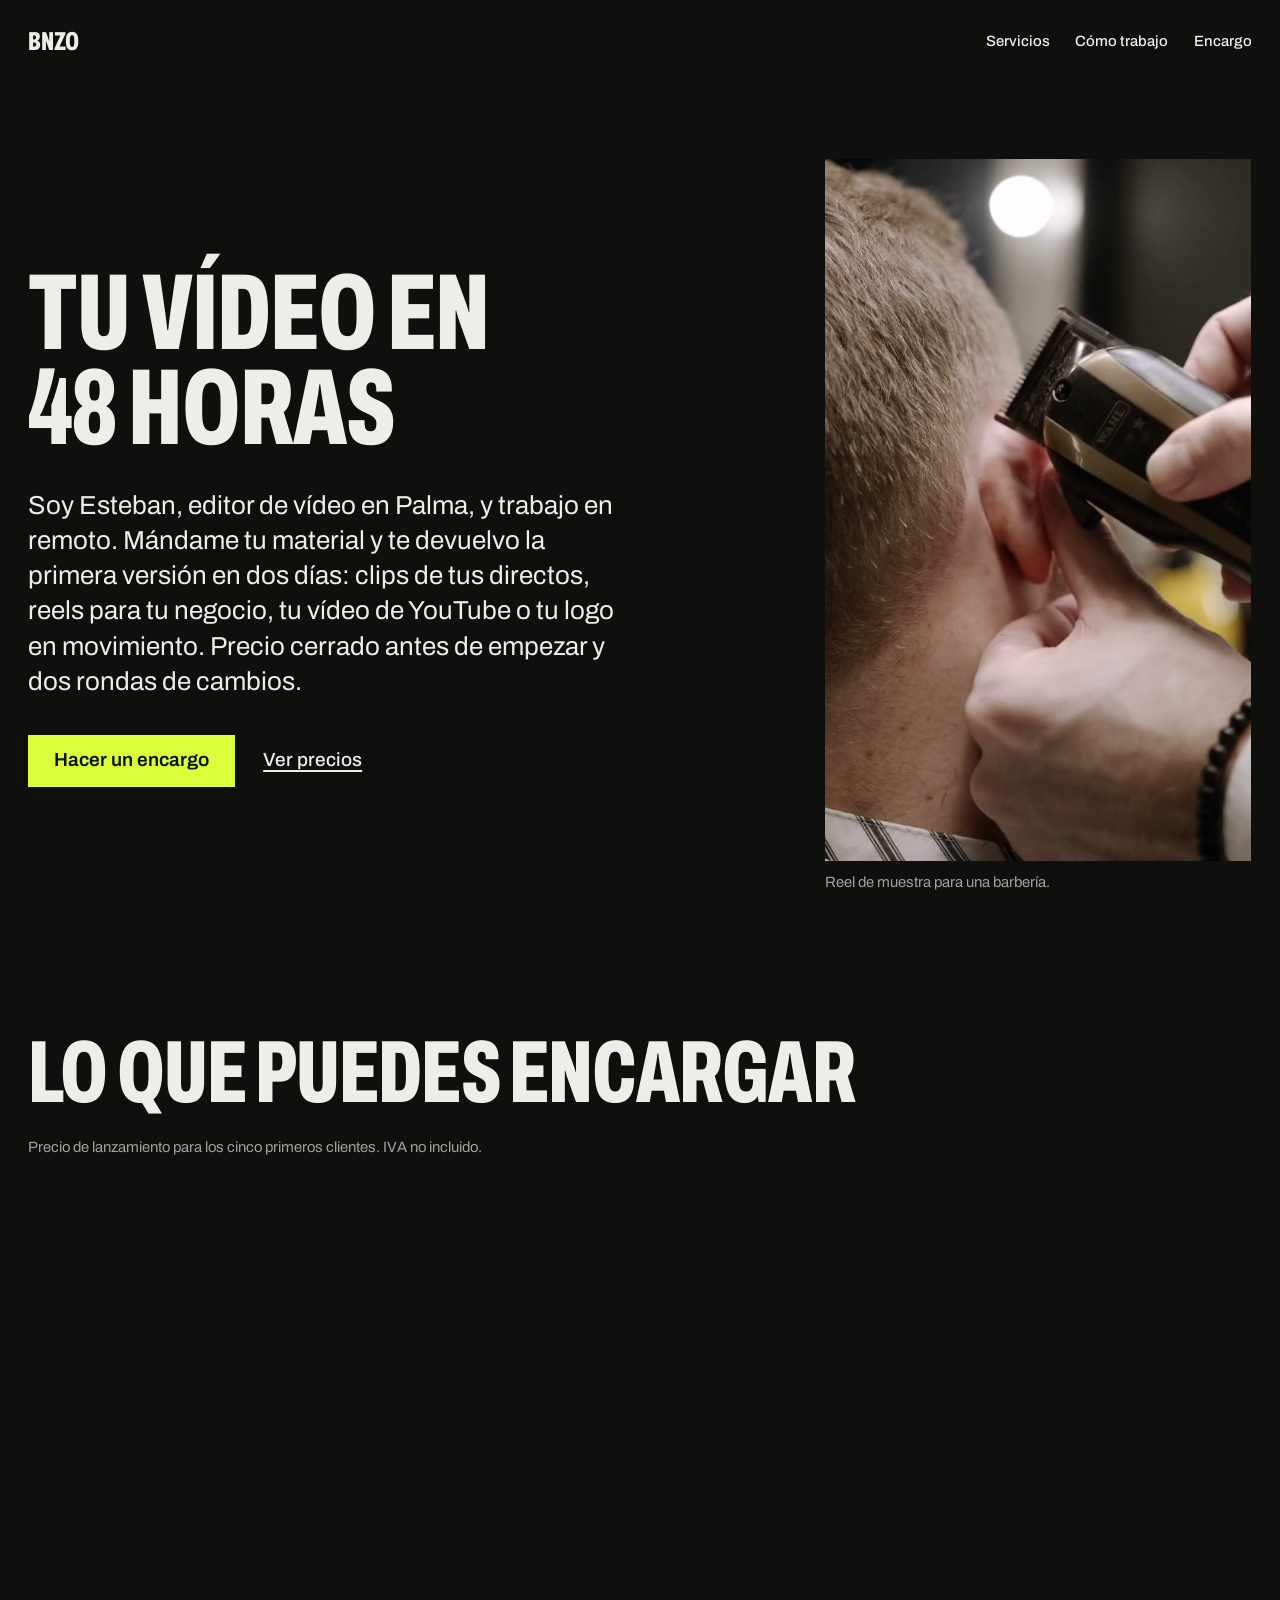
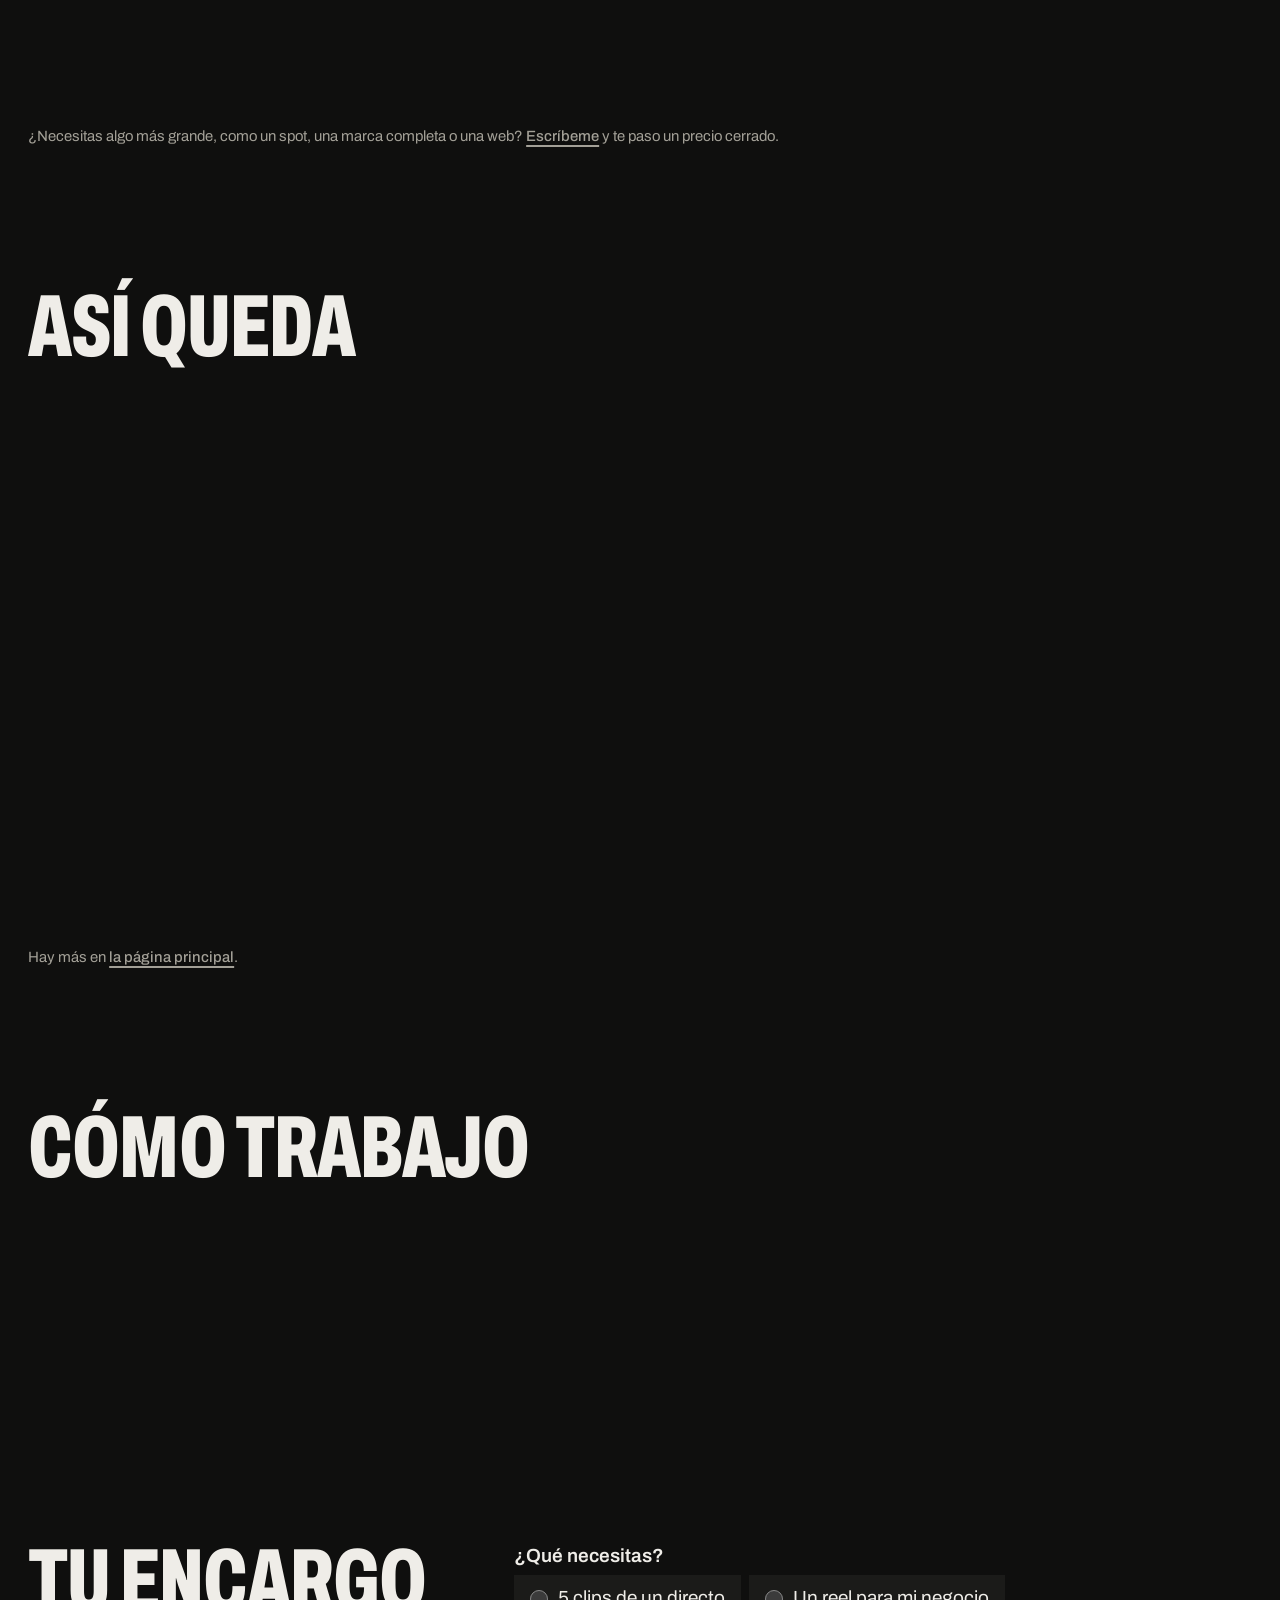
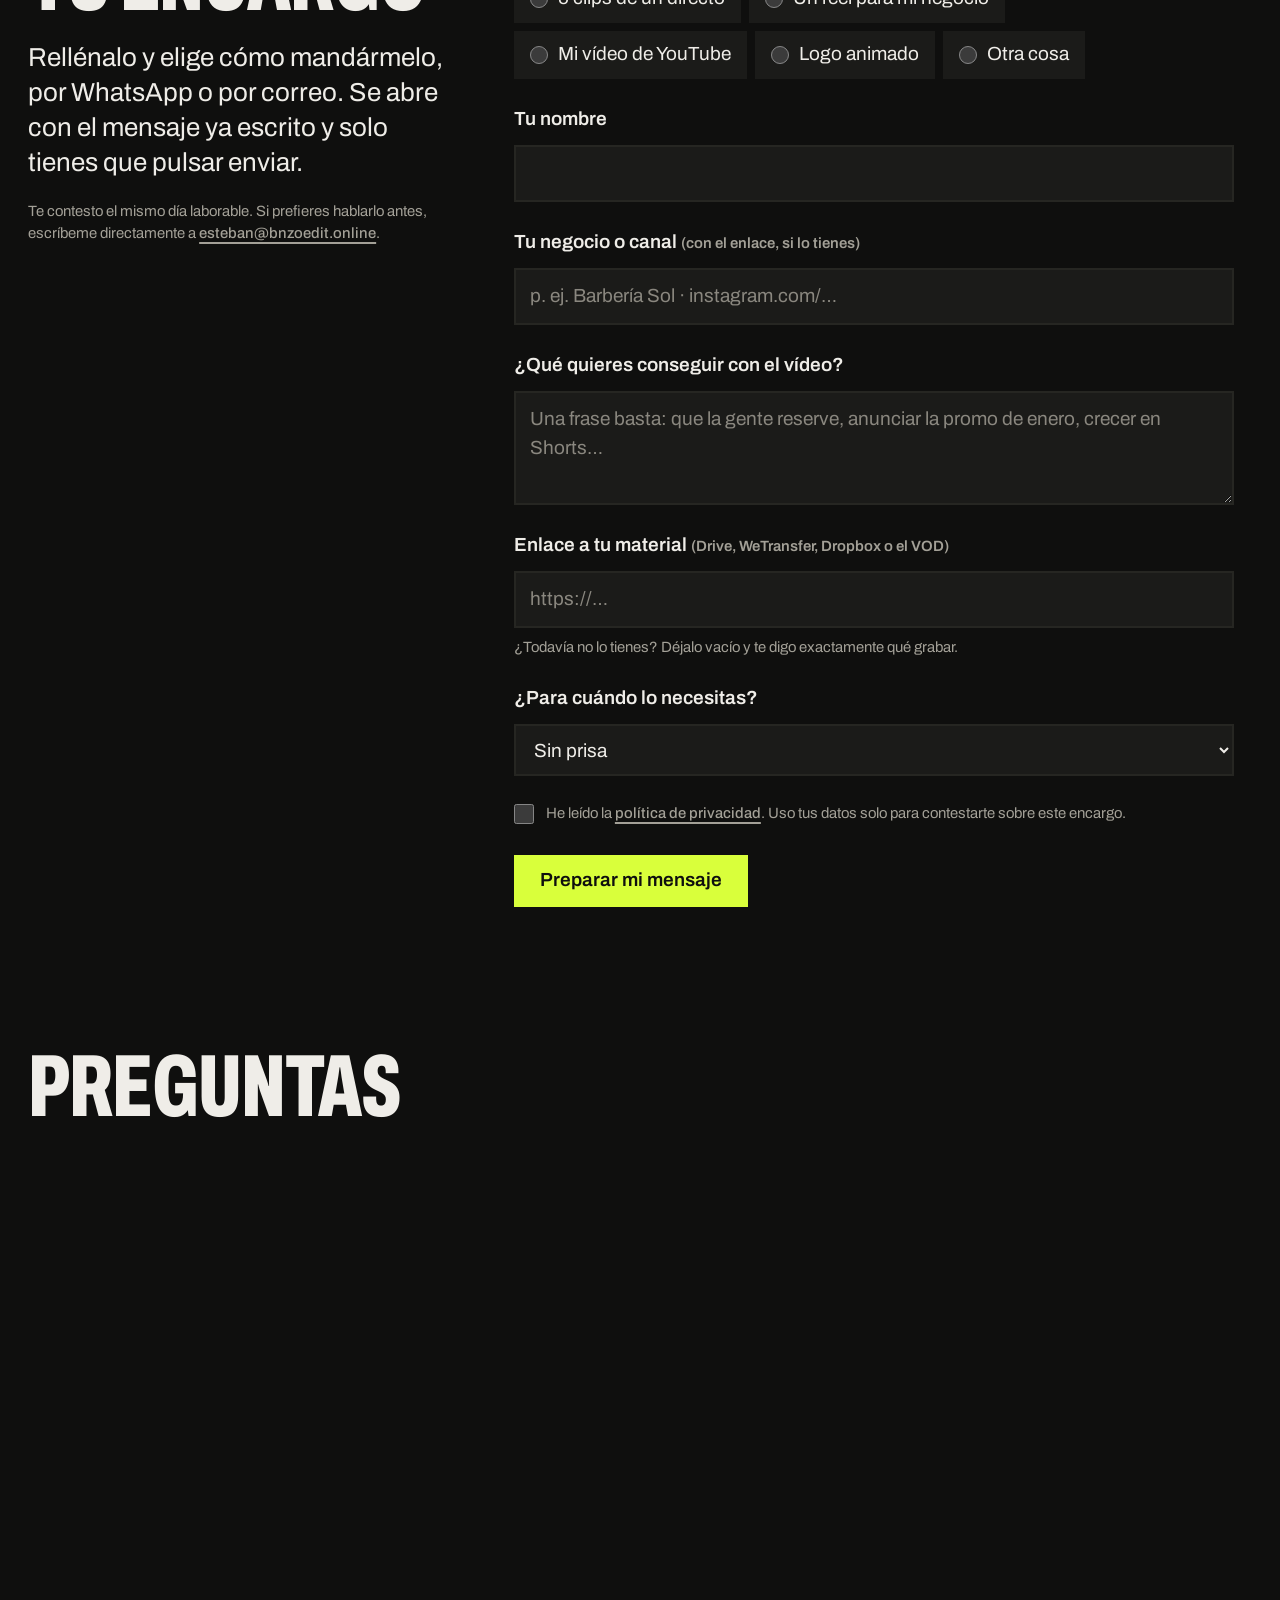
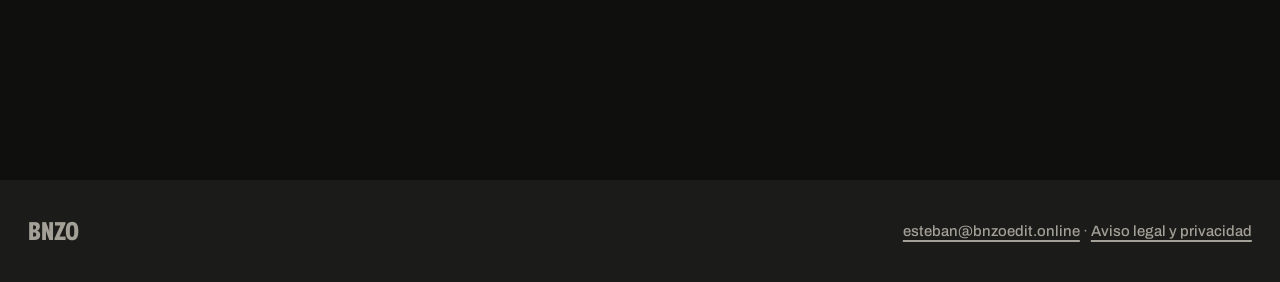
<file: empezar/index.html>
<!doctype html>
<html lang="es">
<head>
<meta charset="utf-8">
<meta name="viewport" content="width=device-width, initial-scale=1">
<meta http-equiv="Content-Security-Policy" content="default-src 'self'; script-src 'self'; style-src 'self'; img-src 'self' data:; media-src 'self'; font-src 'self'; connect-src 'self'; frame-src 'none'; object-src 'none'; base-uri 'self'; form-action 'none'">
<title>Empezar · Bnzo</title>
<meta name="description" content="Encarga clips, reels, vídeos de YouTube o un logo animado. Mándame tu material y en 48 horas tienes la primera versión.">
<link rel="preload" href="../assets/archivo-latin.woff2" as="font" type="font/woff2" crossorigin>
<link rel="stylesheet" href="empezar.css?v=20261121">
<script defer src="empezar.js?v=20261121"></script>
</head>
<body>
<a class="skip" href="#main">Saltar al contenido</a>

<header class="bar wrap">
  <a class="wordmark" href="/">BNZO</a>
  <nav aria-label="Página">
    <a href="#servicios">Servicios</a>
    <a href="#como">Cómo trabajo</a>
    <a href="#encargo">Encargo</a>
  </nav>
</header>

<main id="main">

  <section class="intro wrap" aria-labelledby="t-intro">
    <div class="intro-text">
      <h1 id="t-intro">Tu vídeo en 48 horas</h1>
      <p class="lead">Soy Esteban, editor de vídeo en Palma, y trabajo en remoto. Mándame tu material y te devuelvo la primera versión en dos días: clips de tus directos, reels para tu negocio, tu vídeo de YouTube o tu logo en movimiento. Precio cerrado antes de empezar y dos rondas de cambios.</p>
      <div class="intro-actions">
        <a class="btn" href="#encargo">Hacer un encargo</a>
        <a class="link" href="#servicios">Ver precios</a>
      </div>
    </div>
    <figure class="intro-media">
      <video autoplay muted loop playsinline preload="metadata" poster="../assets/barberia-reel-poster.jpg" aria-label="Reel de muestra para una barbería, sin sonido"><source src="../assets/barberia-reel.mp4" type="video/mp4"></video>
      <figcaption>Reel de muestra para una barbería.</figcaption>
    </figure>
  </section>

  <section id="servicios" class="services wrap" aria-labelledby="t-serv">
    <h2 id="t-serv">Lo que puedes encargar</h2>
    <p class="note">Precio de lanzamiento para los cinco primeros clientes. IVA no incluido.</p>
    <ul class="cards">
      <li class="card">
        <h3>5 clips verticales de tu directo o vídeo largo</h3>
        <p class="price"><span>60 €</span>Primera versión en 48 h</p>
        <p>Los momentos que funcionan solos, con subtítulos dinámicos, listos para TikTok, Reels y Shorts.</p>
        <p class="send"><strong>Me mandas:</strong> el enlace al VOD o al vídeo y, si quieres, los minutos que te gustan.</p>
        <a class="btn btn-ghost" href="#encargo" data-servicio="clips">Lo quiero</a>
      </li>
      <li class="card">
        <h3>Un reel para tu negocio</h3>
        <p class="price"><span>60 €</span>Primera versión en 48 h</p>
        <p>De 15 a 30 segundos con lo que ya has grabado: un servicio de principio a fin, sin hablar, con tu logo al final.</p>
        <p class="send"><strong>Me mandas:</strong> los clips en bruto, tu logo y qué quieres contar.</p>
        <a class="btn btn-ghost" href="#encargo" data-servicio="reel">Lo quiero</a>
      </li>
      <li class="card">
        <h3>Tu vídeo de YouTube editado</h3>
        <p class="price"><span>desde 90 €</span>Primera versión en 72 h</p>
        <p>Hasta 15 minutos: cortes, ritmo, rótulos y música. Lo hago en mi propio canal, SCRIPTUM GAMING.</p>
        <p class="send"><strong>Me mandas:</strong> la grabación, el guion o los puntos, y un vídeo que te guste como referencia.</p>
        <a class="btn btn-ghost" href="#encargo" data-servicio="youtube">Lo quiero</a>
      </li>
      <li class="card">
        <h3>Tu logo animado, con intro y cierre</h3>
        <p class="price"><span>120 €</span>Primera versión en 72 h</p>
        <p>Una entrada y una salida de 5 segundos para tus vídeos, con sonido, en vertical y horizontal.</p>
        <p class="send"><strong>Me mandas:</strong> el logo en buena calidad y tus colores.</p>
        <a class="btn btn-ghost" href="#encargo" data-servicio="logo">Lo quiero</a>
      </li>
    </ul>
    <p class="note">¿Necesitas algo más grande, como un spot, una marca completa o una web? <a class="link" href="/marcas/#contacto">Escríbeme</a> y te paso un precio cerrado.</p>
  </section>

  <section class="work wrap" aria-labelledby="t-work">
    <h2 id="t-work">Así queda</h2>
    <ul class="reels">
      <li>
        <video controls preload="none" playsinline poster="../assets/maister-gta-clip-poster.jpg" aria-describedby="r0"><source src="../assets/maister-gta-clip.mp4" type="video/mp4"></video>
        <p id="r0"><strong>Clip de directo · Maister San.</strong> GTA VI, de un directo de 4 horas a 54 s con subtítulos.</p>
      </li>
      <li class="wide">
        <img src="../assets/scriptum-ep01.jpg" alt="Miniatura de un episodio de SCRIPTUM GAMING" loading="lazy" width="1280" height="720">
        <p><strong>SCRIPTUM GAMING.</strong> Mi canal de YouTube: guion, montaje y miniatura.</p>
      </li>
      <li>
        <video controls preload="none" playsinline poster="../assets/umbral-spot-poster.jpg" aria-describedby="r2"><source src="../assets/umbral-spot.mp4" type="video/mp4"></video>
        <p id="r2"><strong>Spot de UMBRAL.</strong> Marca de demostración.</p>
      </li>
      <li>
        <video controls preload="none" playsinline poster="../assets/kairo-kit-poster.jpg" aria-describedby="r3"><source src="../assets/kairo-kit.mp4" type="video/mp4"></video>
        <p id="r3"><strong>Logo animado de KAIRO.</strong> Marca de demostración.</p>
      </li>
    </ul>
    <p class="note">Hay más en <a class="link" href="/#trabajos">la página principal</a>.</p>
  </section>

  <section id="como" class="steps wrap" aria-labelledby="t-como">
    <h2 id="t-como">Cómo trabajo</h2>
    <ol>
      <li><h3>Me cuentas</h3><p>Rellenas el encargo de abajo con el enlace a tu material. Te contesto el mismo día laborable.</p></li>
      <li><h3>Precio cerrado</h3><p>Te confirmo qué entrego, cuándo y cuánto. Pagas la mitad y empiezo.</p></li>
      <li><h3>Primera versión</h3><p>En 48 o 72 horas desde que tengo todo el material. Dos rondas de cambios incluidas.</p></li>
      <li><h3>Archivo final</h3><p>Pagas la otra mitad y te mando el archivo en alta, sin marca de agua.</p></li>
    </ol>
  </section>

  <section id="encargo" class="order wrap" aria-labelledby="t-order">
    <div class="order-side">
      <h2 id="t-order">Tu encargo</h2>
      <p class="lead">Rellénalo y elige cómo mandármelo, por WhatsApp o por correo. Se abre con el mensaje ya escrito y solo tienes que pulsar enviar.</p>
      <p class="note">Te contesto el mismo día laborable. Si prefieres hablarlo antes, escríbeme directamente a <a class="link" href="mailto:esteban@bnzoedit.online">esteban@bnzoedit.online</a>.</p>
    </div>
    <div class="order-main">

    <noscript><p class="fallback">Escríbeme a <a class="link" href="mailto:esteban@bnzoedit.online?subject=Encargo">esteban@bnzoedit.online</a> o por <a class="link" href="https://wa.me/34656913425">WhatsApp</a> con lo que necesitas y el enlace a tu material.</p></noscript>

    <form id="order-form" class="form" novalidate>
      <fieldset class="field">
        <legend>¿Qué necesitas?</legend>
        <div class="choices">
          <label><input type="radio" name="servicio" value="5 clips verticales de un directo o vídeo largo (60 €)" data-key="clips" required> 5 clips de un directo</label>
          <label><input type="radio" name="servicio" value="Un reel para mi negocio (60 €)" data-key="reel"> Un reel para mi negocio</label>
          <label><input type="radio" name="servicio" value="Edición de un vídeo de YouTube (desde 90 €)" data-key="youtube"> Mi vídeo de YouTube</label>
          <label><input type="radio" name="servicio" value="Logo animado con intro y cierre (120 €)" data-key="logo"> Logo animado</label>
          <label><input type="radio" name="servicio" value="Otra cosa" data-key="otro"> Otra cosa</label>
        </div>
      </fieldset>

      <div class="field">
        <label for="f-nombre">Tu nombre</label>
        <input id="f-nombre" name="nombre" type="text" autocomplete="name" required>
      </div>
      <div class="field">
        <label for="f-negocio">Tu negocio o canal <span class="opt">(con el enlace, si lo tienes)</span></label>
        <input id="f-negocio" name="negocio" type="text" placeholder="p. ej. Barbería Sol · instagram.com/…" required>
      </div>
      <div class="field">
        <label for="f-objetivo">¿Qué quieres conseguir con el vídeo?</label>
        <textarea id="f-objetivo" name="objetivo" rows="3" placeholder="Una frase basta: que la gente reserve, anunciar la promo de enero, crecer en Shorts…" required></textarea>
      </div>
      <div class="field">
        <label for="f-material">Enlace a tu material <span class="opt">(Drive, WeTransfer, Dropbox o el VOD)</span></label>
        <input id="f-material" name="material" type="url" inputmode="url" placeholder="https://…">
        <p class="hint">¿Todavía no lo tienes? Déjalo vacío y te digo exactamente qué grabar.</p>
      </div>
      <div class="field">
        <label for="f-cuando">¿Para cuándo lo necesitas?</label>
        <select id="f-cuando" name="cuando">
          <option>Sin prisa</option>
          <option>Esta semana</option>
          <option>Para una fecha concreta (te la digo en el mensaje)</option>
        </select>
      </div>
      <div class="field check">
        <label><input type="checkbox" name="privacidad" required> <span>He leído la <a class="link" href="/legal.html#privacidad">política de privacidad</a>. Uso tus datos solo para contestarte sobre este encargo.</span></label>
      </div>

      <p class="error" id="f-error" role="alert" hidden></p>
      <button class="btn" type="submit">Preparar mi mensaje</button>
    </form>

    <div class="send-box" id="send-box" hidden tabindex="-1" aria-labelledby="t-send">
      <h3 id="t-send">Tu mensaje está listo</h3>
      <pre class="preview" id="preview"></pre>
      <div class="send-actions">
        <a class="btn" id="send-wa" href="https://wa.me/34656913425" target="_blank" rel="noopener noreferrer">Enviar por WhatsApp</a>
        <a class="btn btn-ghost" id="send-mail" href="mailto:esteban@bnzoedit.online">Enviar por correo</a>
      </div>
      <p class="hint">Te contesto el mismo día laborable con el precio cerrado y la fecha.</p>
    </div>
    </div>
  </section>

  <section class="faq wrap" aria-labelledby="t-faq">
    <h2 id="t-faq">Preguntas</h2>
    <details><summary>¿Y si no me gusta la primera versión?</summary><p>Tienes dos rondas de cambios: textos, cortes, música u orden. Se piden en un solo mensaje por ronda para que no se alargue.</p></details>
    <details><summary>¿Cómo se paga?</summary><p>La mitad al encargar y la otra mitad a la entrega, antes de mandarte el archivo final sin marca de agua. Por transferencia o Bizum.</p></details>
    <details><summary>¿Qué pasa con la música?</summary><p>Uso música con licencia para uso comercial o la biblioteca de la propia red. Si quieres una canción concreta, sus derechos corren de tu cuenta.</p></details>
    <details><summary>No tengo nada grabado. ¿Puedes ayudarme?</summary><p>Sí. Te mando una lista corta de planos para grabar con el móvil, en 10 minutos. Para un spot sin material propio puedo trabajar con vídeo de stock con licencia.</p></details>
    <details><summary>¿Trabajas fuera de Mallorca?</summary><p>Sí, con toda España y Latinoamérica, en español o en inglés. Todo se hace en remoto: me mandas el enlace y lo hablamos por videollamada si hace falta.</p></details>
    <details><summary>¿Hay permanencia?</summary><p>No. Cada encargo es independiente. Si te gusta, puedes pasarte a un pack mensual de reels cuando quieras.</p></details>
  </section>

</main>

<footer class="foot wrap">
  <a class="wordmark" href="/">BNZO</a>
  <p><a class="link" href="mailto:esteban@bnzoedit.online">esteban@bnzoedit.online</a> · <a class="link" href="/legal.html">Aviso legal y privacidad</a></p>
</footer>
</body>
</html>
</file>
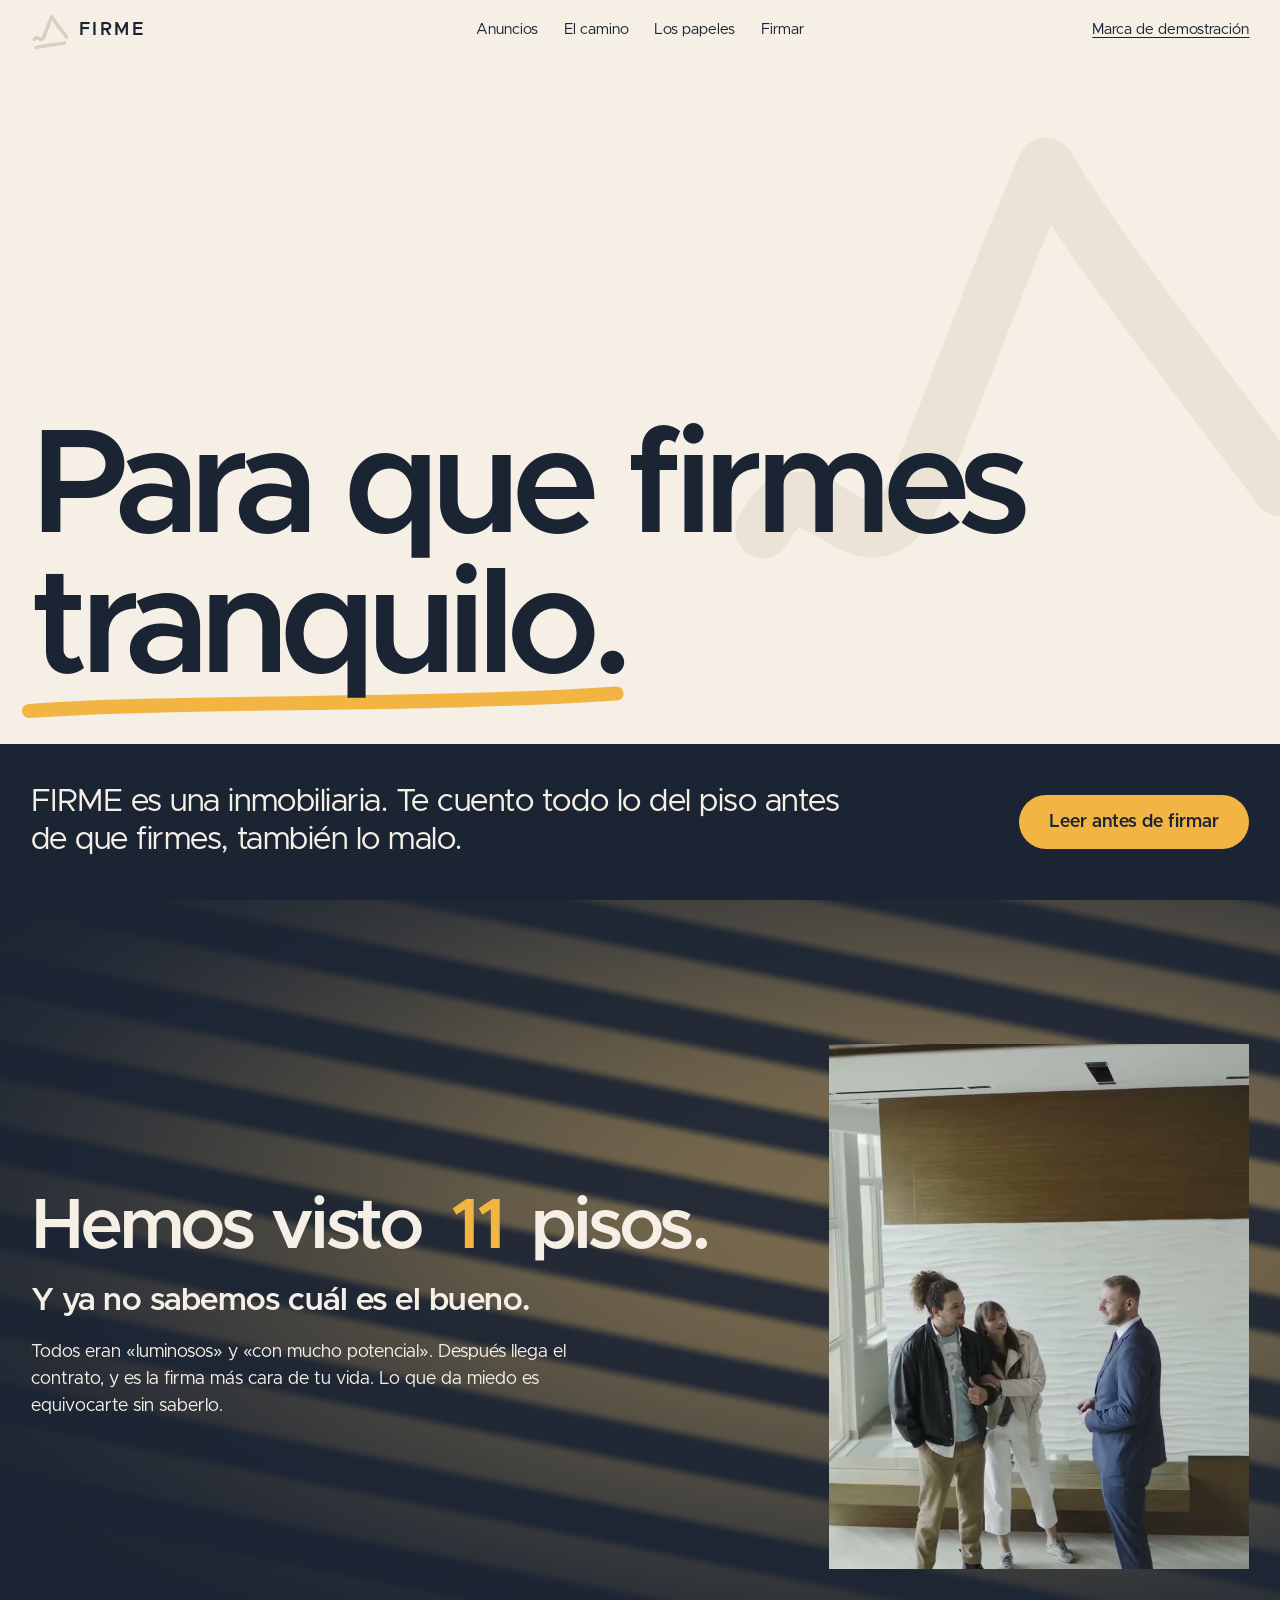
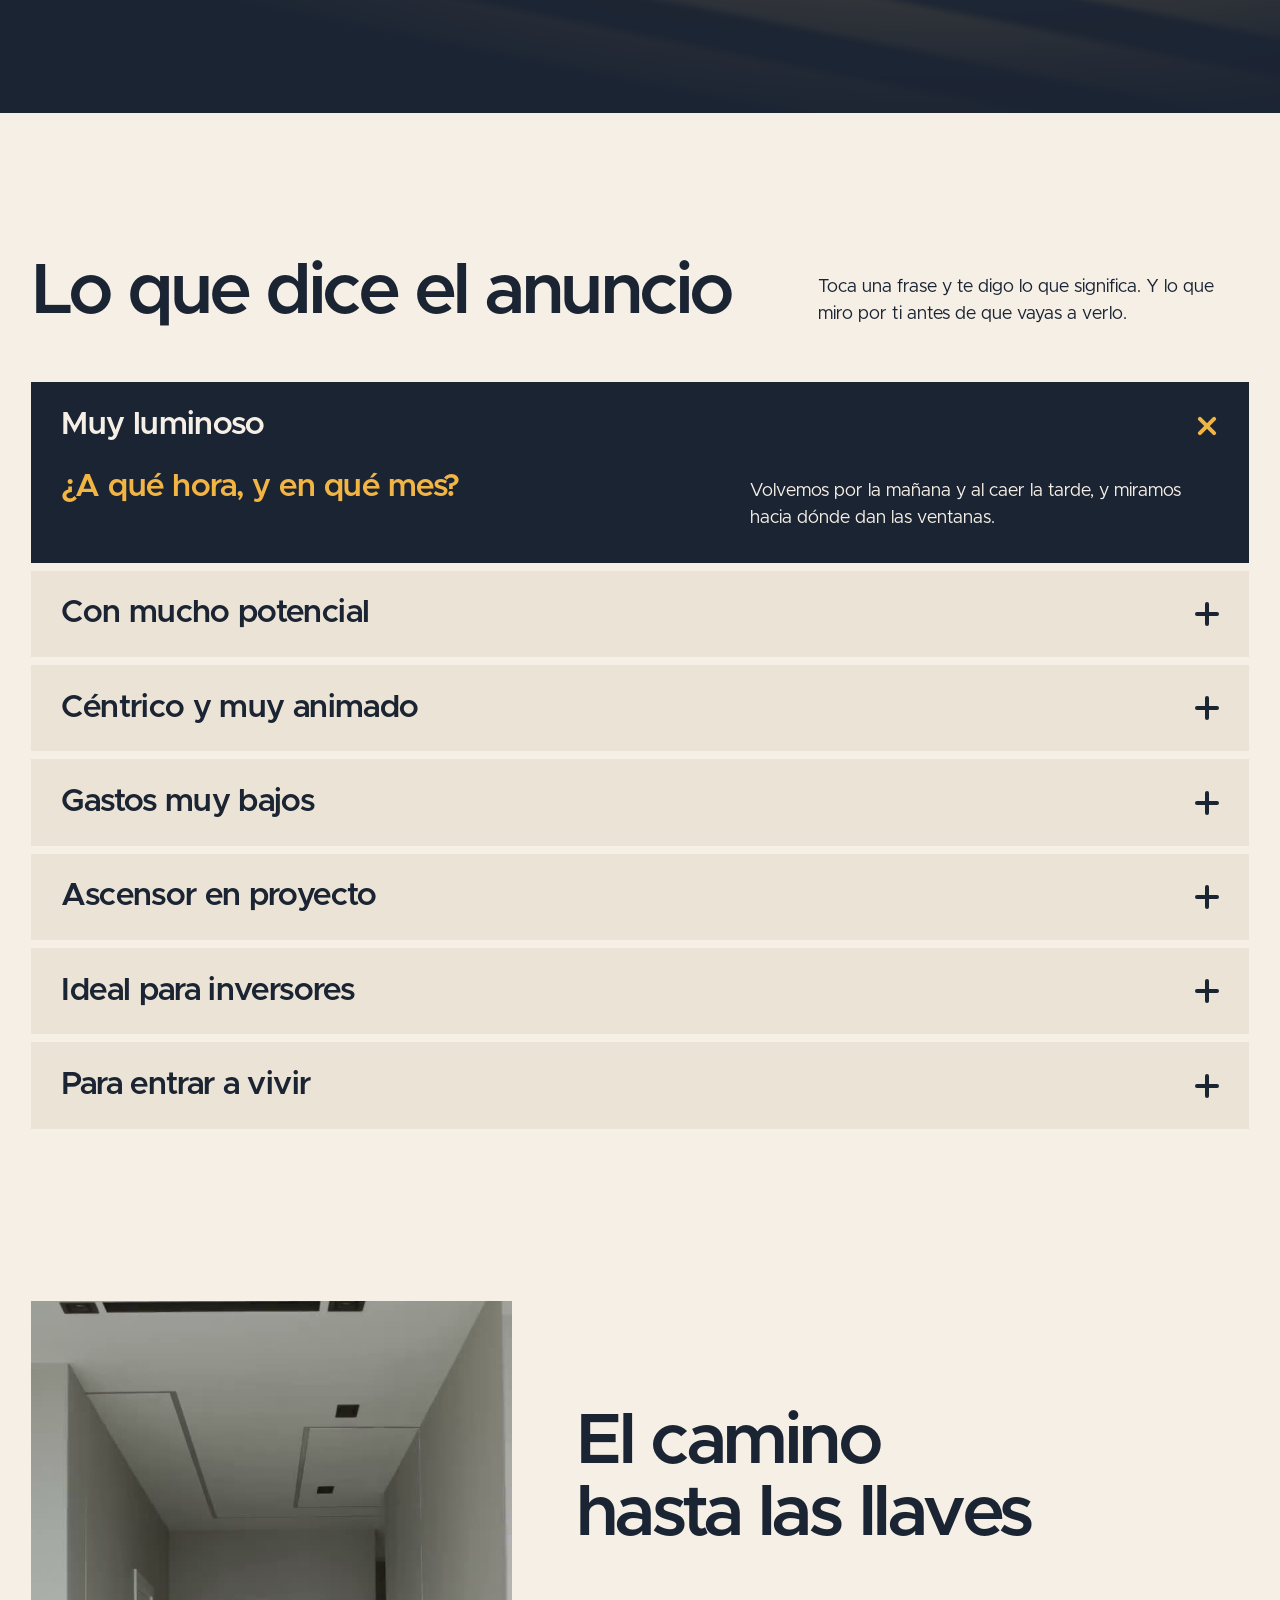
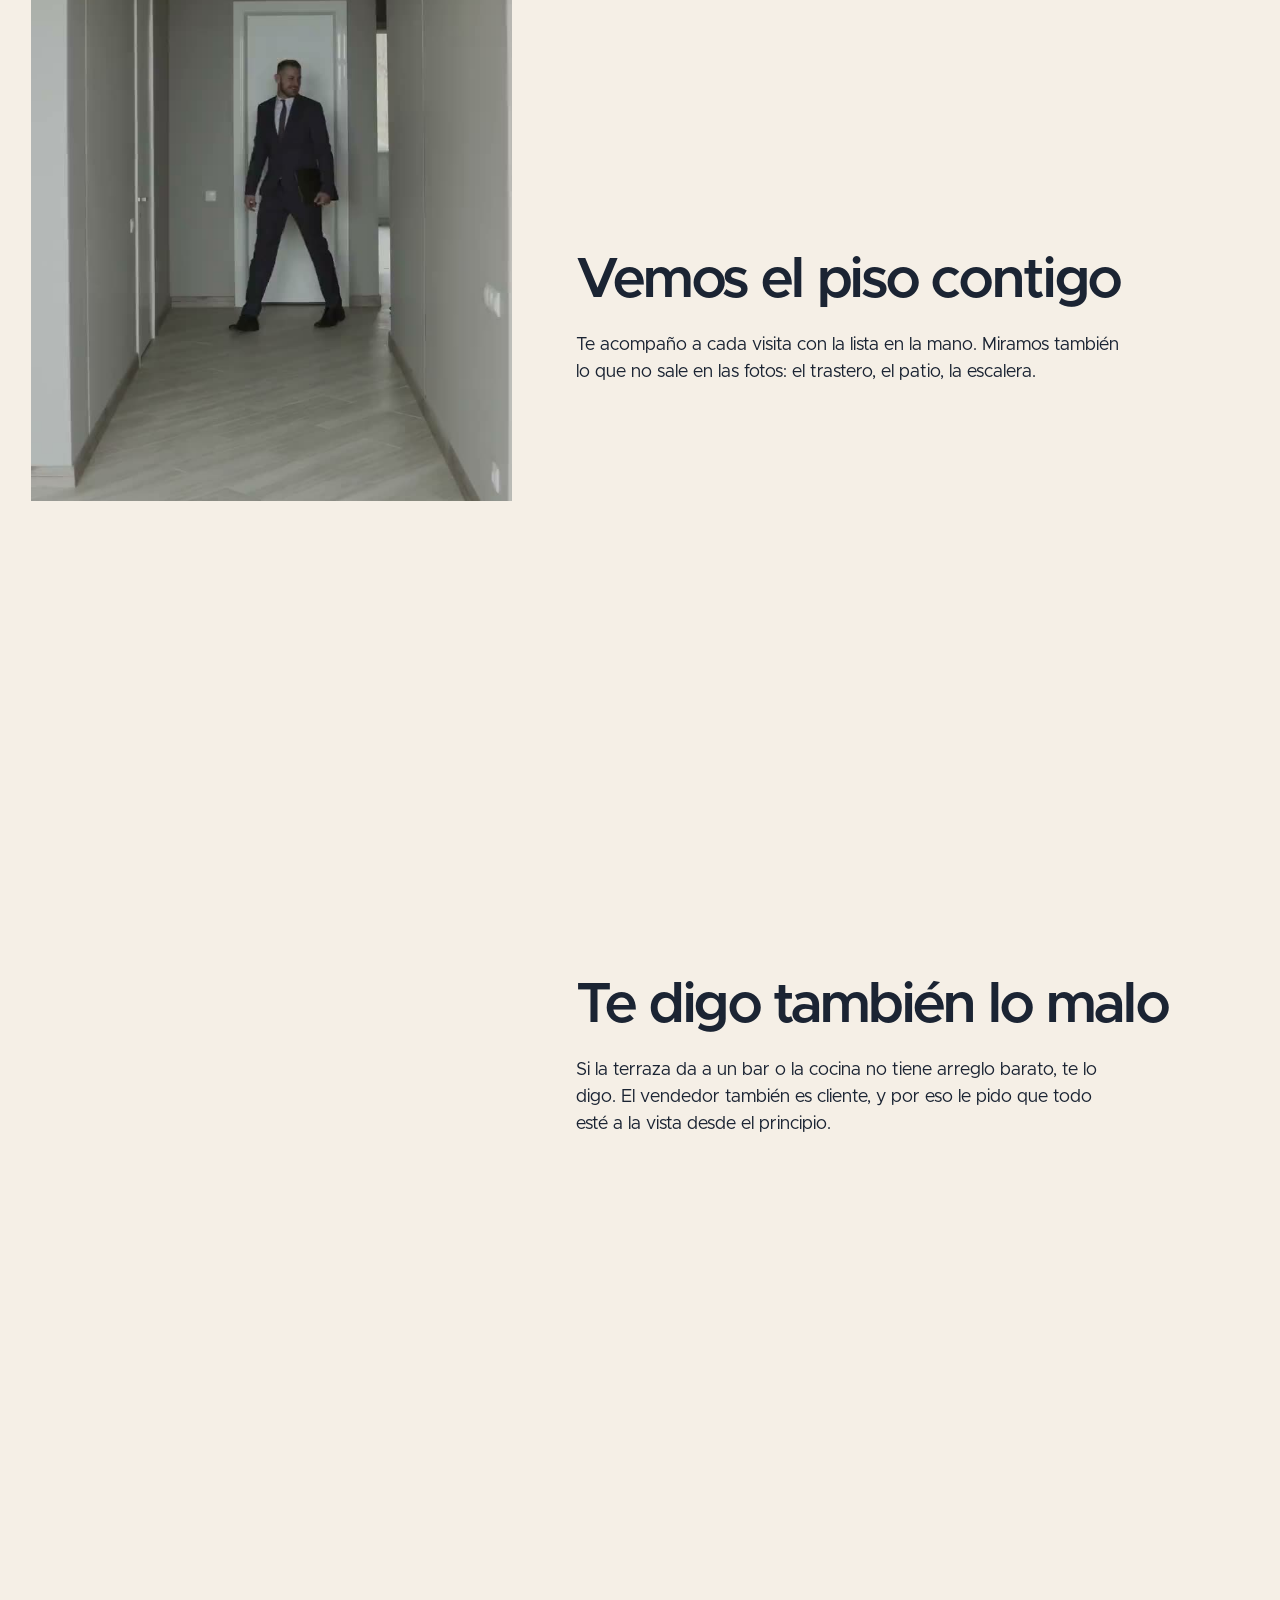
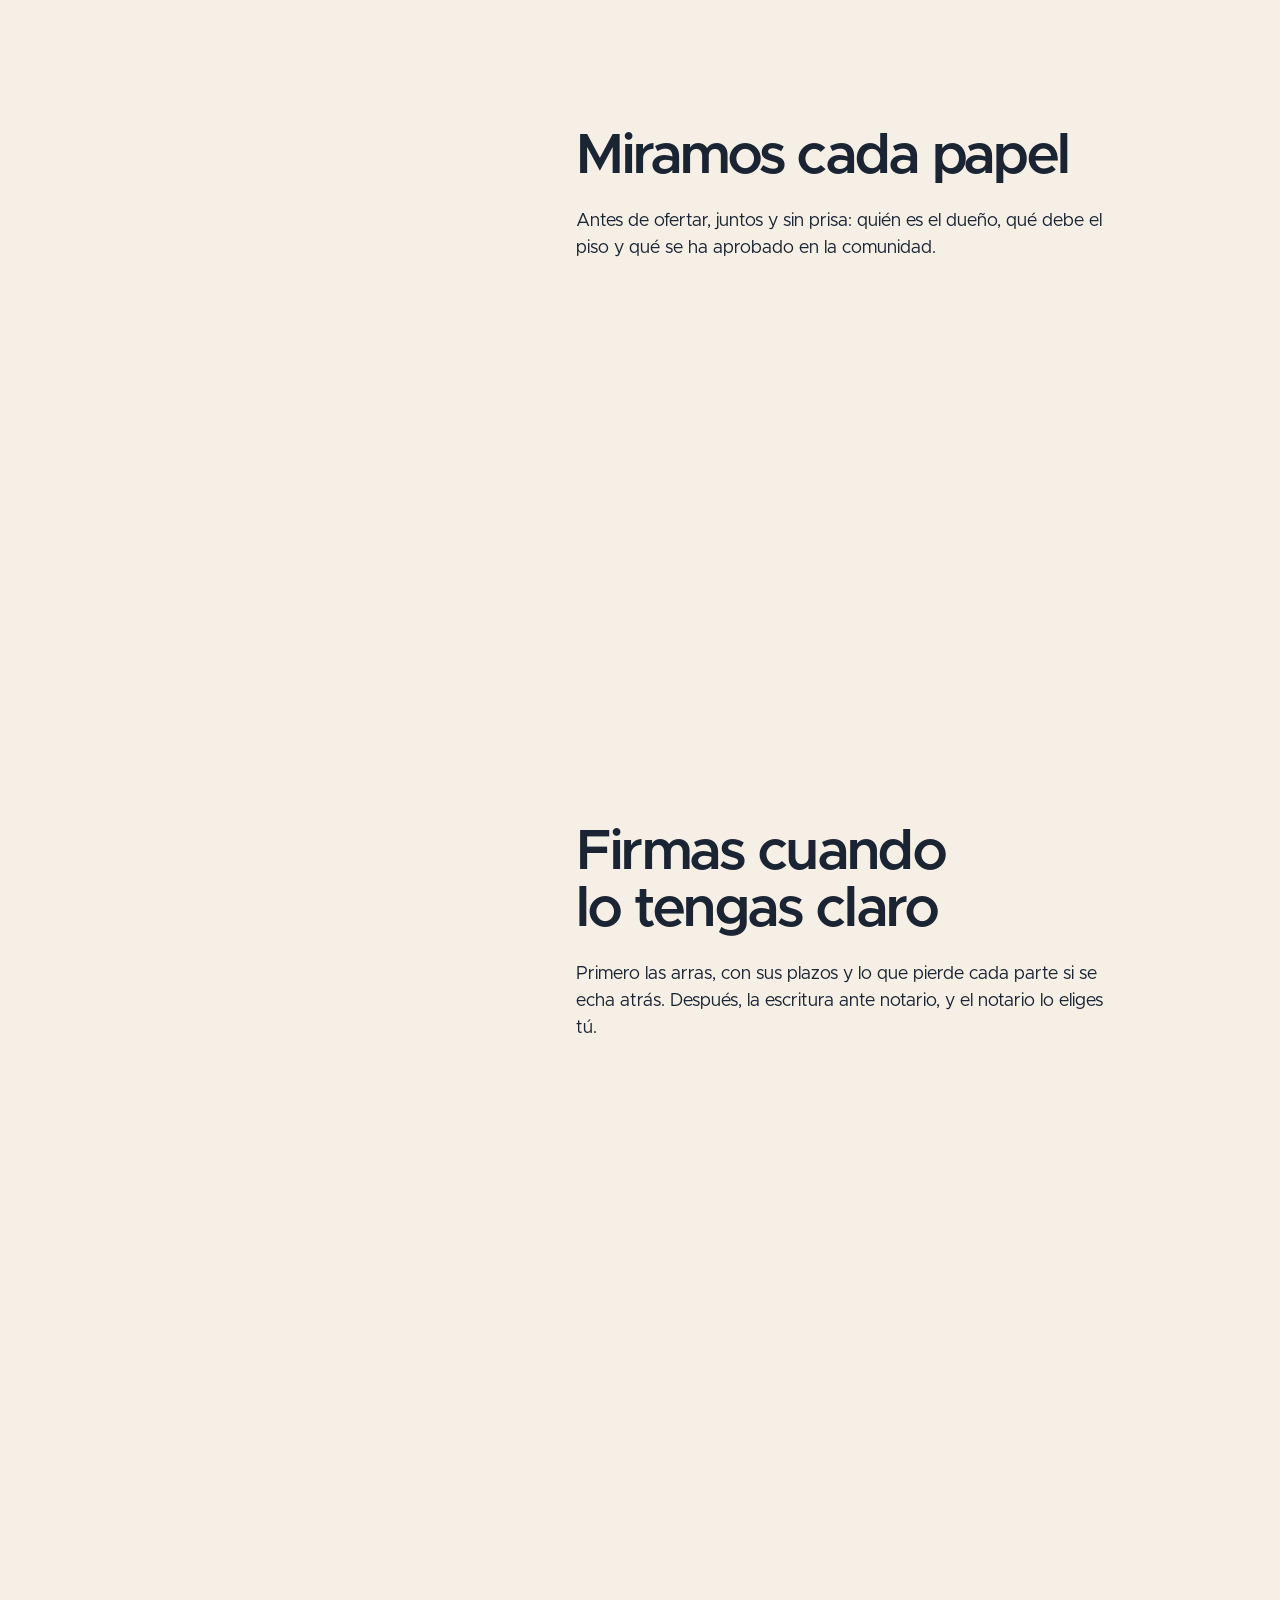
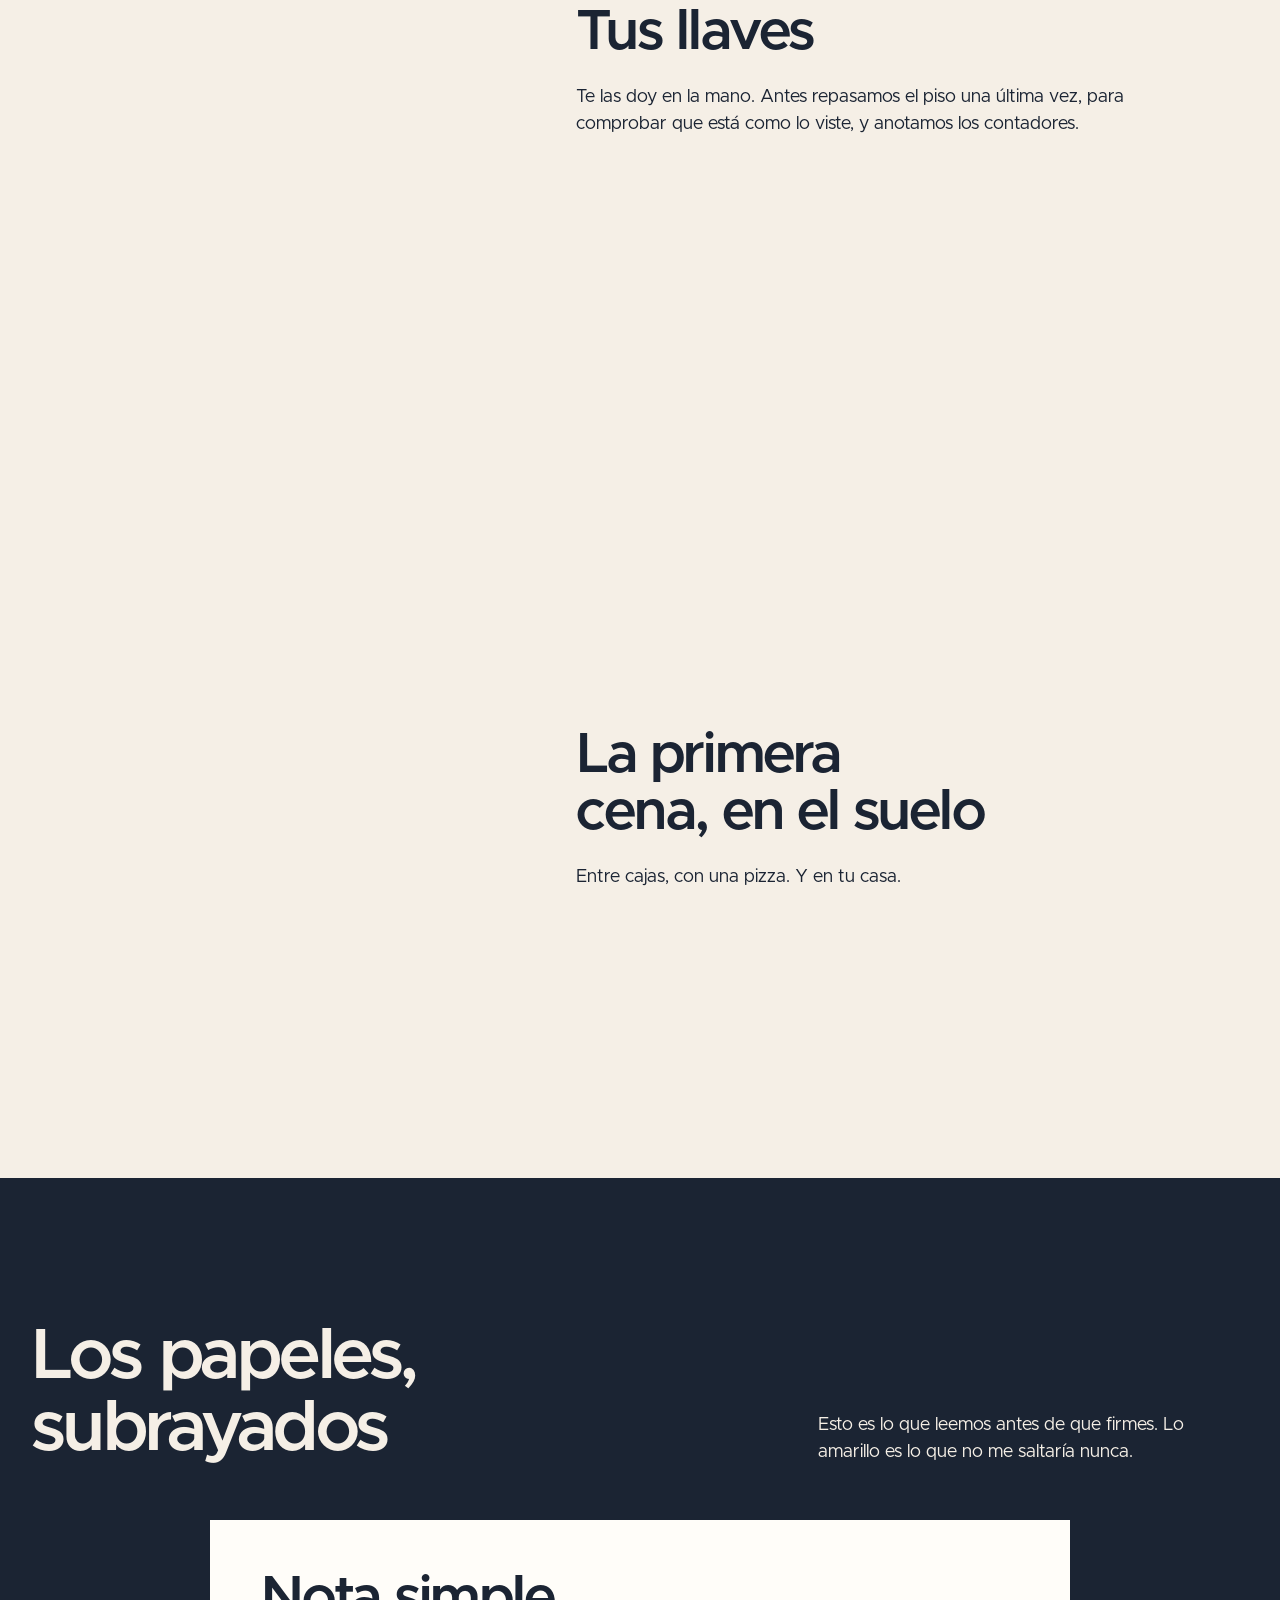
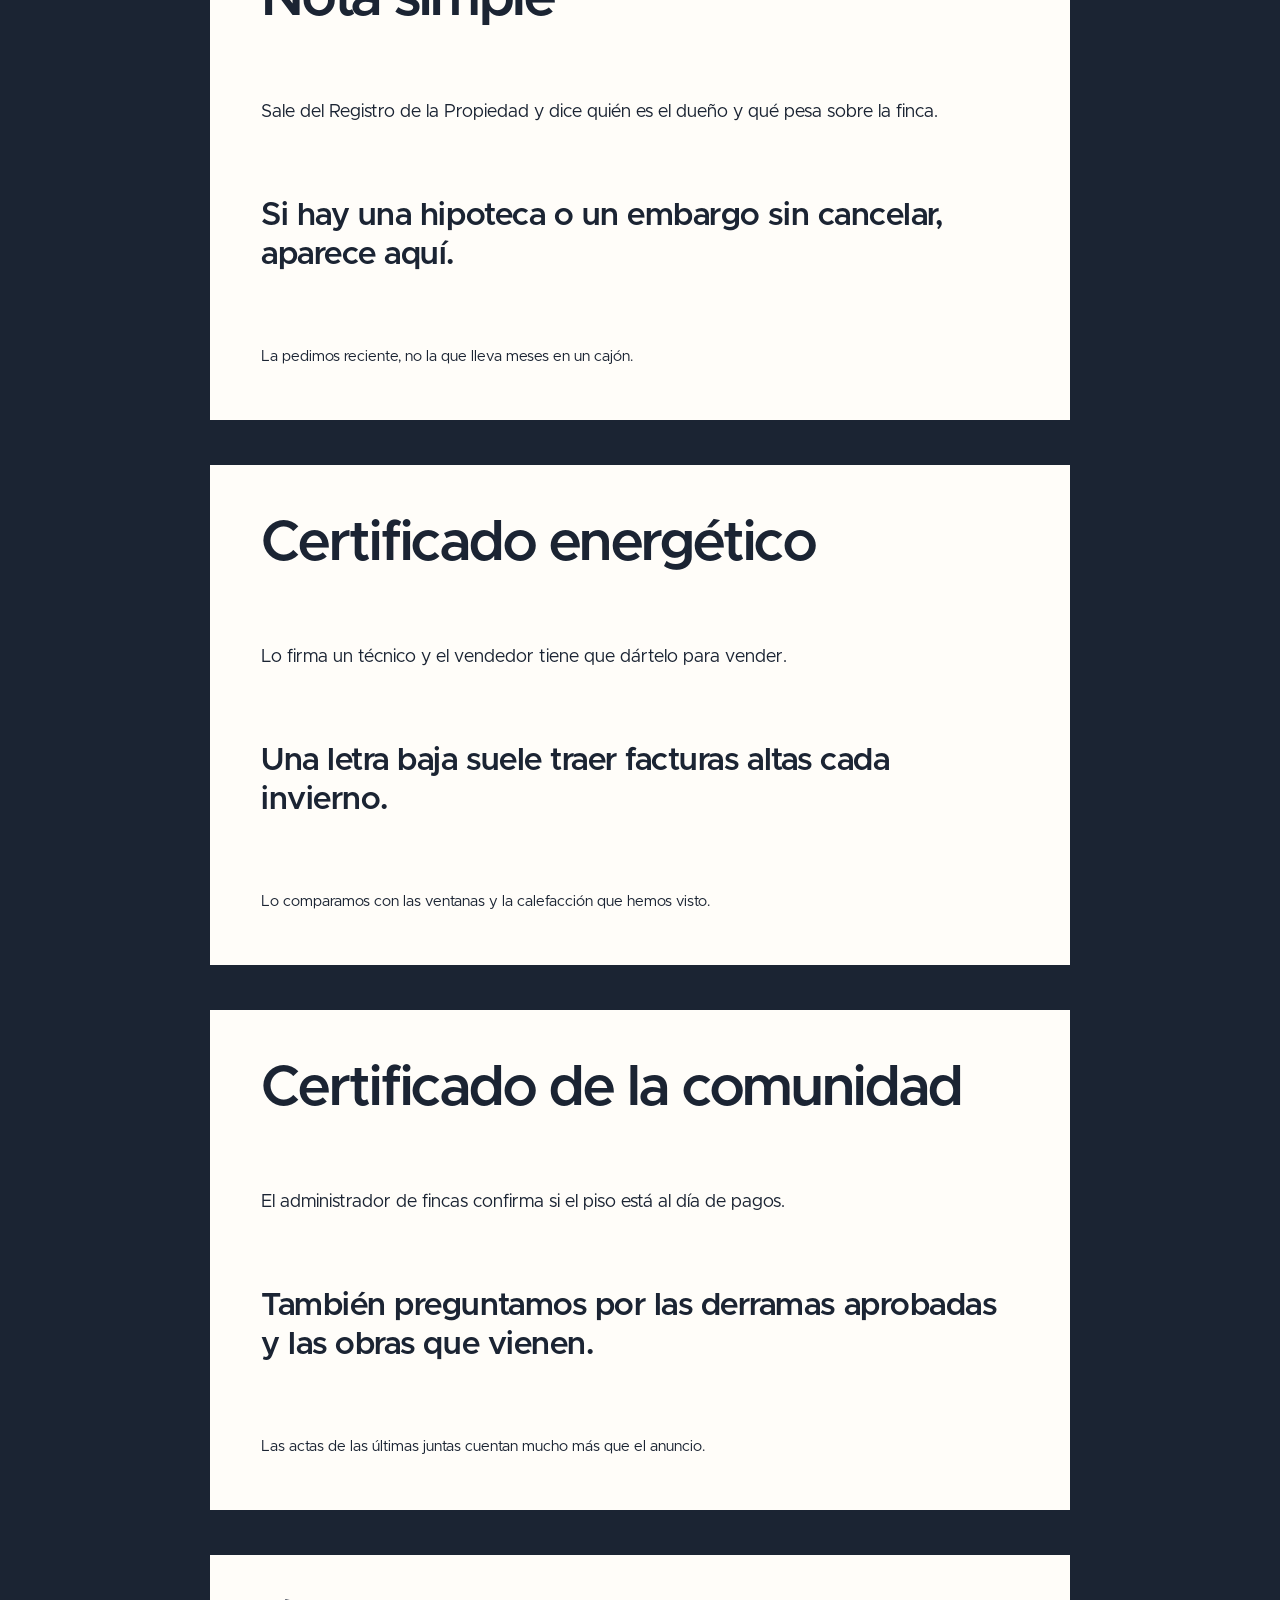
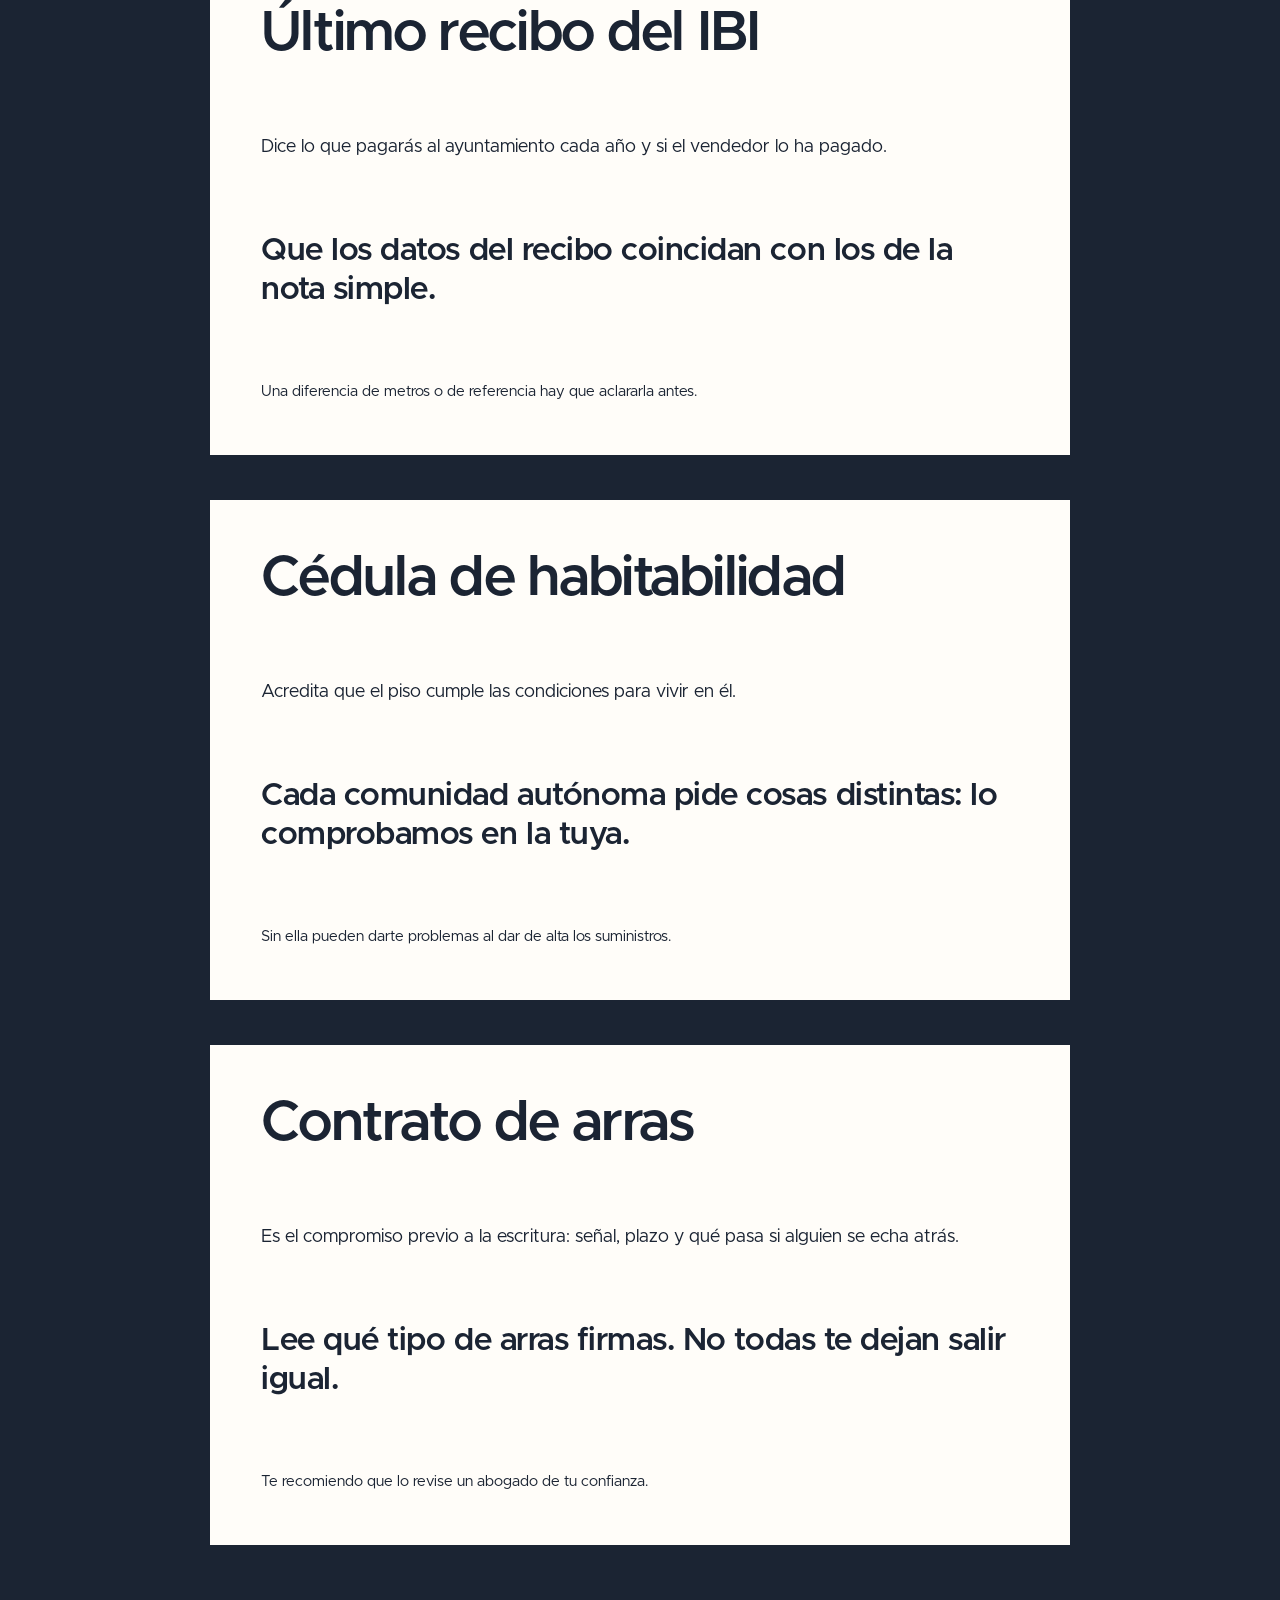
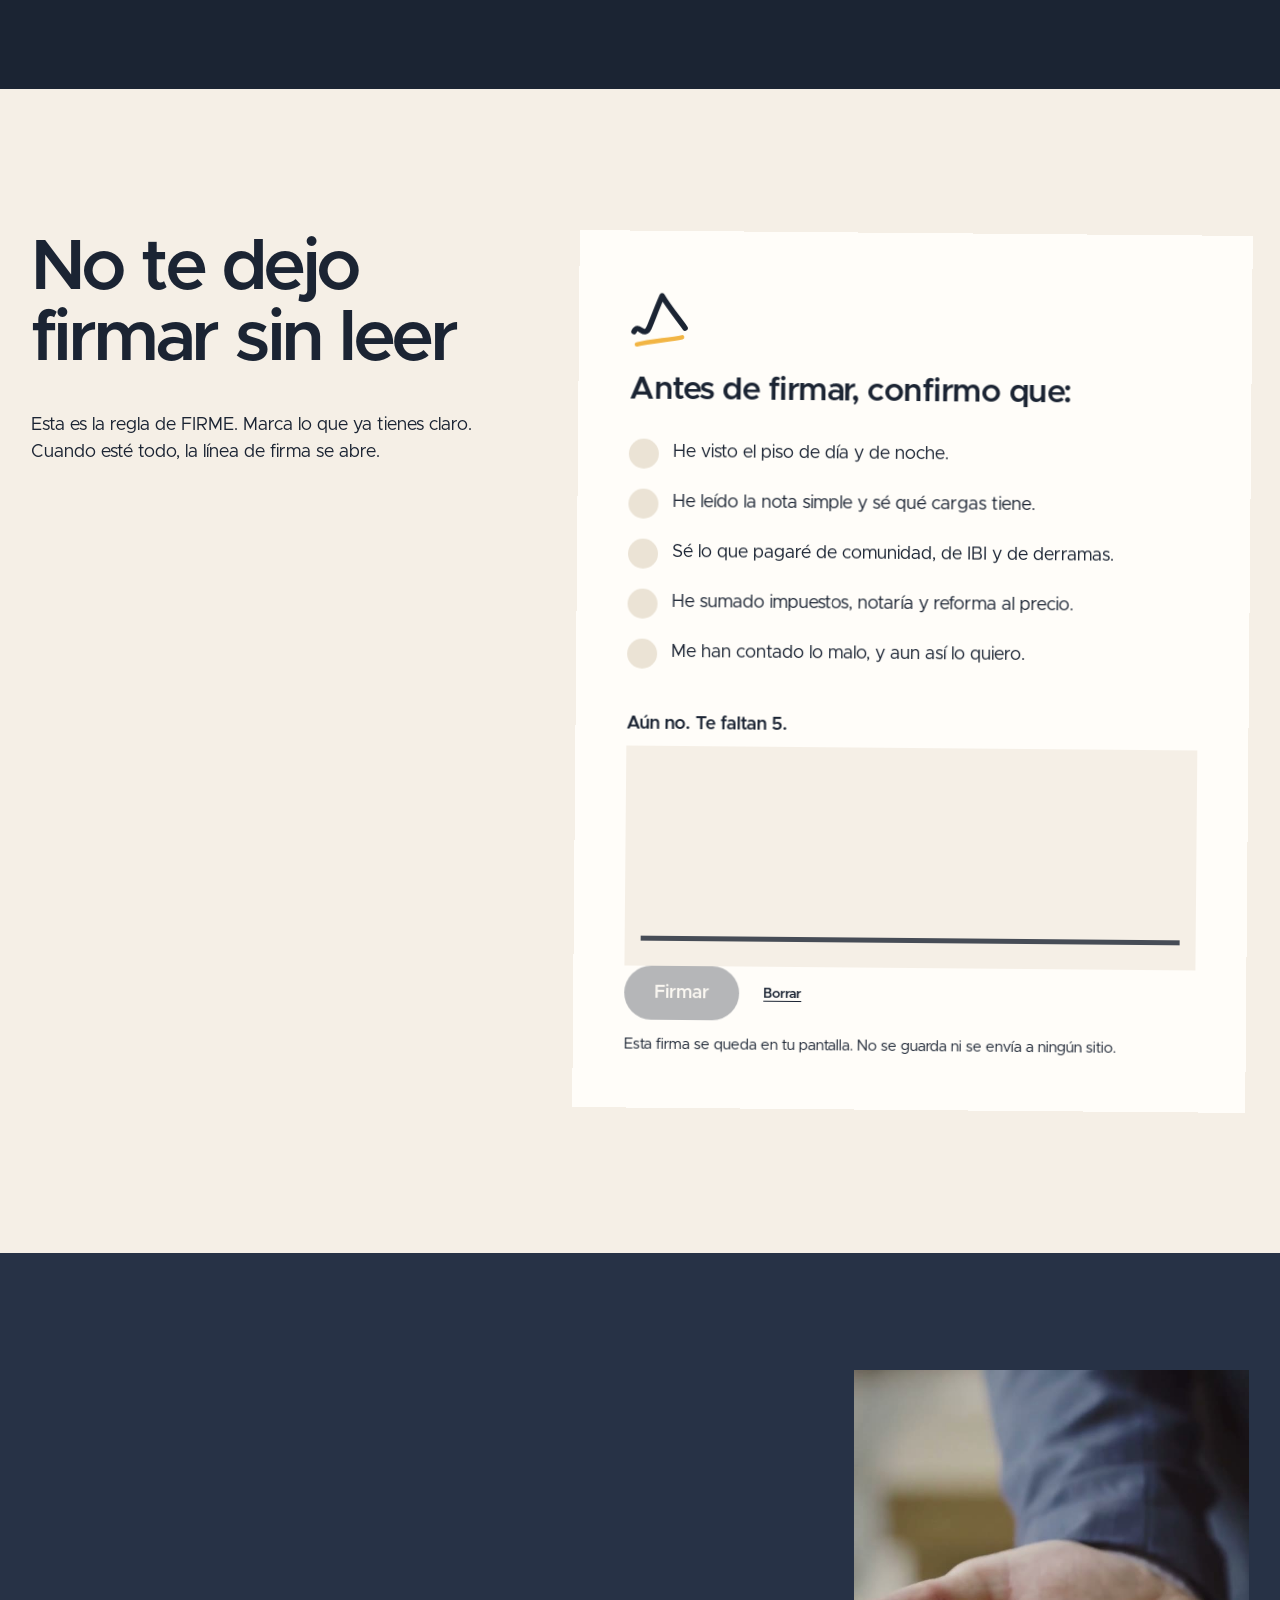
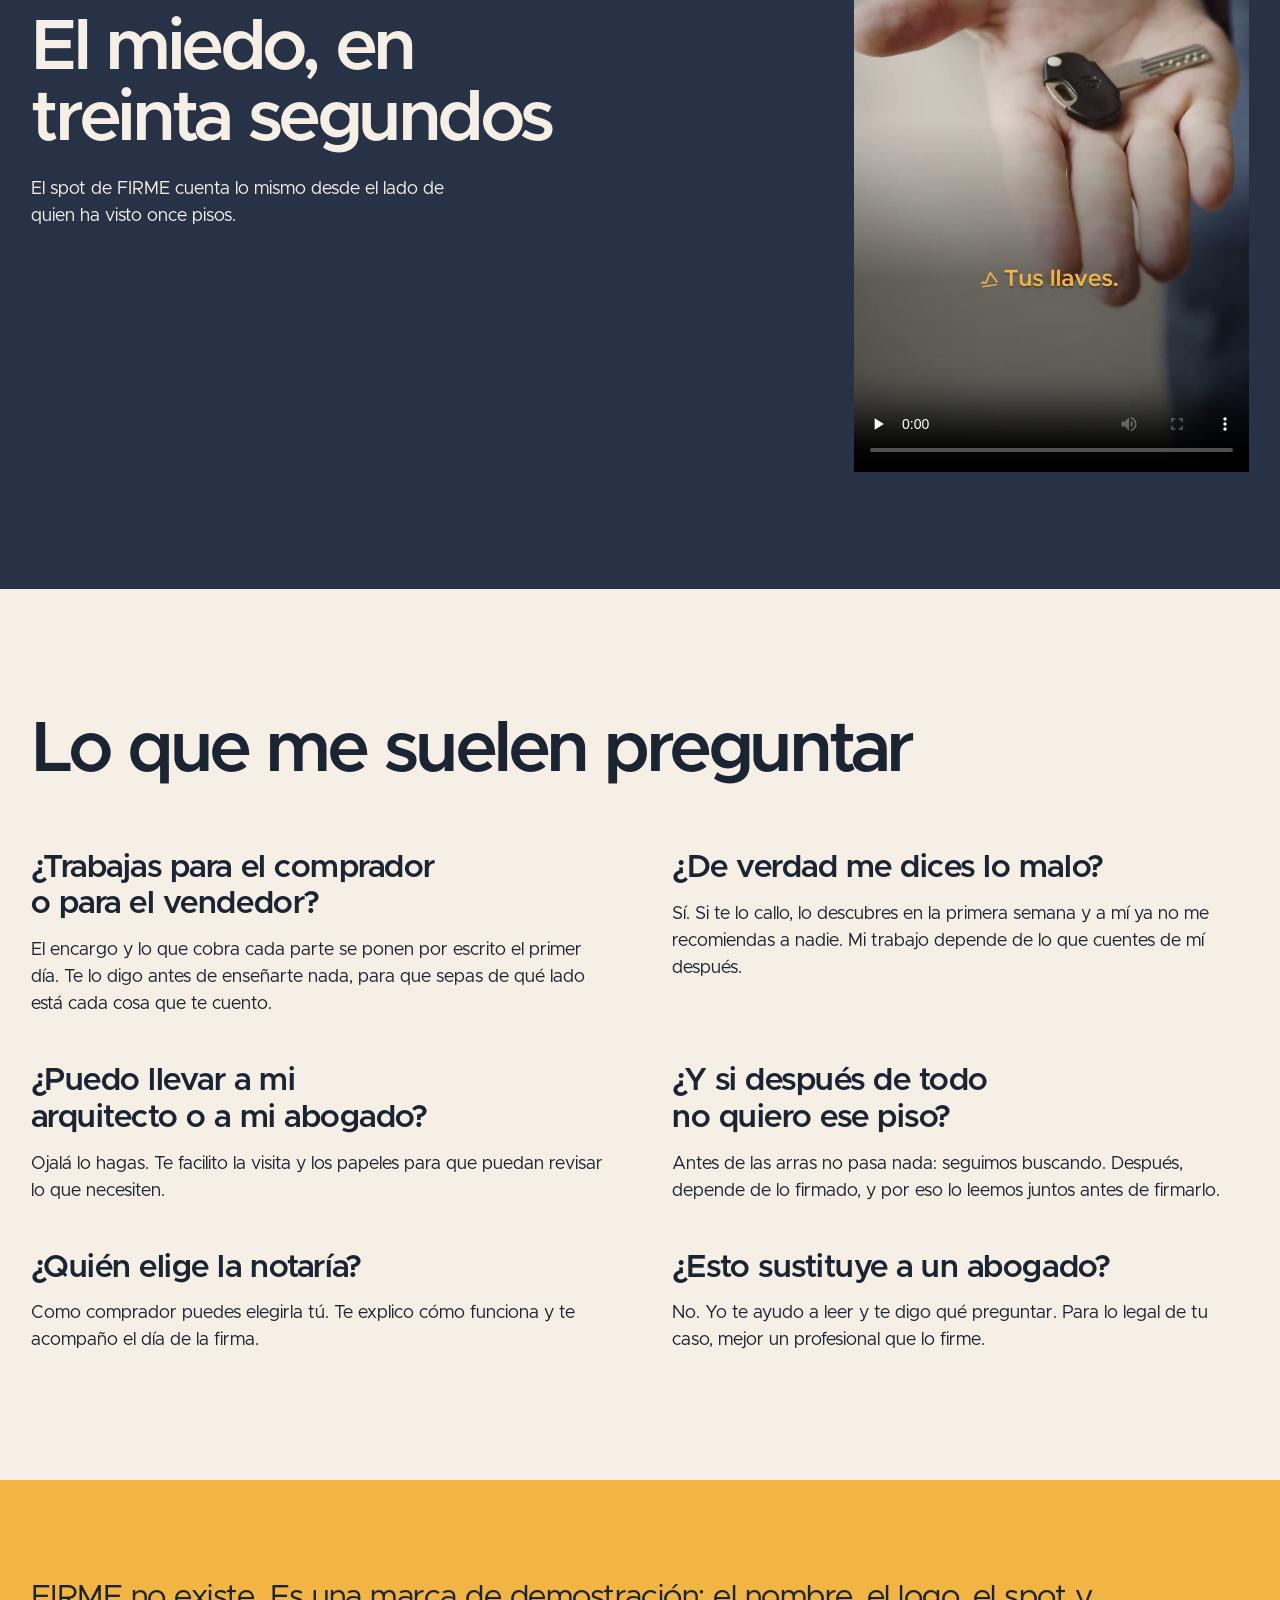
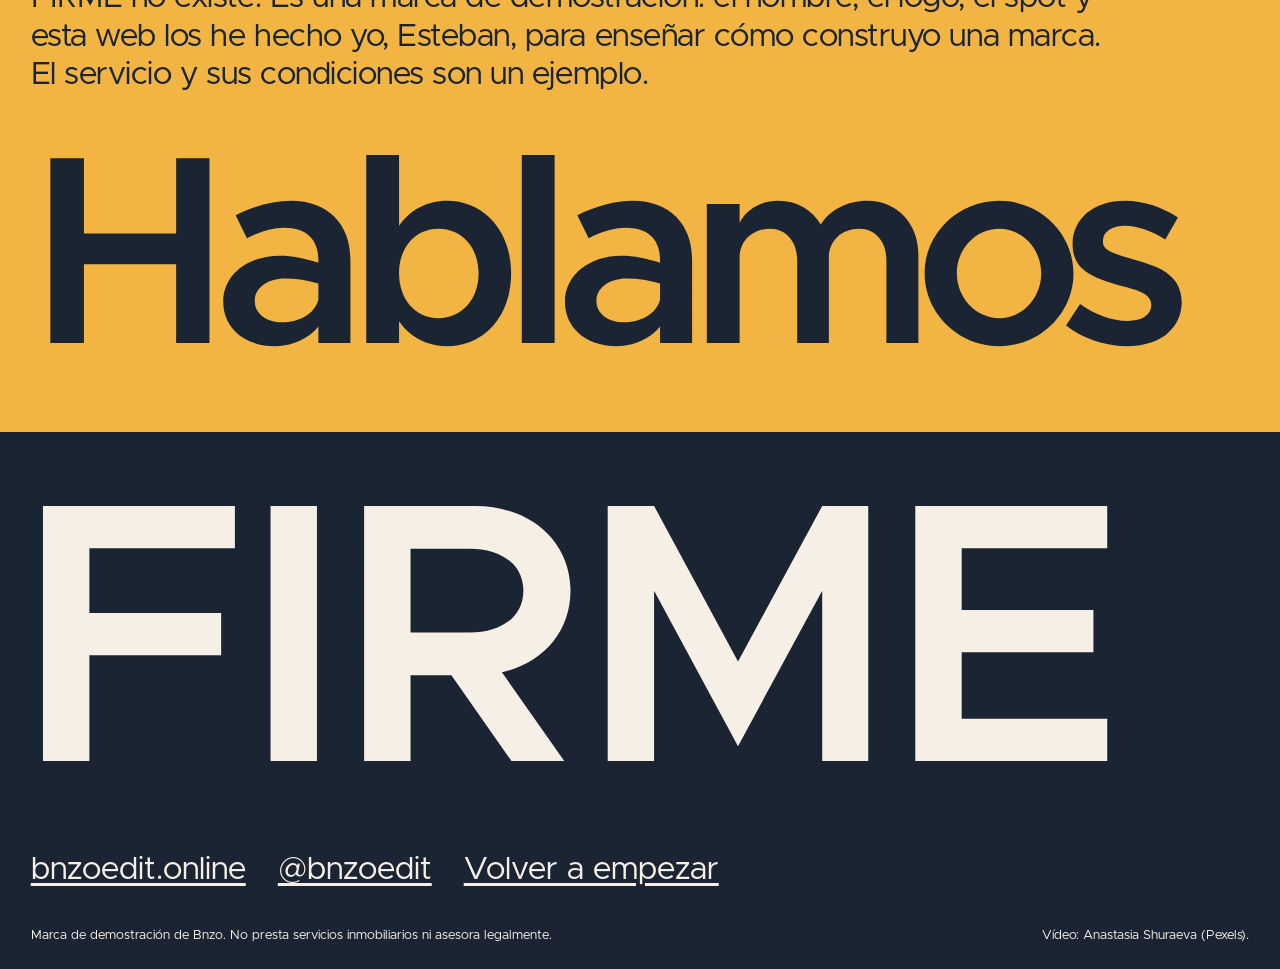
<file: firme/index.html>
<!doctype html>
<html lang="es">
<head>
<meta charset="utf-8">
<meta name="viewport" content="width=device-width,initial-scale=1">
<title>FIRME · Inmobiliaria</title>
<meta name="description" content="FIRME te cuenta lo malo del piso antes de que firmes: anuncios traducidos, papeles leídos y una firma que no se puede echar sin leer. Marca de demostración creada por Bnzo.">
<meta name="theme-color" content="#F5EFE6">
<link rel="icon" href="assets/simbolo.svg" type="image/svg+xml">
<link rel="preload" href="assets/fonts/metropolis-latin-600-normal.woff" as="font" type="font/woff" crossorigin>
<script src="js-on.js"></script>
<link rel="stylesheet" href="firme.css?v=1">
</head>
<body>
<a class="saltar" href="#anuncios">Saltar a los anuncios traducidos</a>

<header class="barra">
  <a class="marca" href="#inicio" aria-label="FIRME, volver al inicio">
    <svg viewBox="0 0 100 120" aria-hidden="true"><path class="m-base" d="M7 86C15 70 24 98 33 79C40 62 47 42 55 24C66 42 81 60 95 79"/><path class="m-base" d="M90 95C66 100 36 102 12 108"/><path class="m-t" pathLength="1" d="M7 86C15 70 24 98 33 79C40 62 47 42 55 24C66 42 81 60 95 79" data-trazo-nav/><path class="m-s" pathLength="1" d="M90 95C66 100 36 102 12 108" data-subraya-nav/></svg>
    <span>FIRME</span>
  </a>
  <nav aria-label="Secciones">
    <a href="#anuncios">Anuncios</a>
    <a href="#camino">El camino</a>
    <a href="#papeles">Los papeles</a>
    <a href="#firma">Firmar</a>
  </nav>
  <a class="aviso" href="#demo">Marca de demostración</a>
</header>

<main>

<section class="portada" id="inicio">
  <div class="portada-sup">
    <h1>Para que firmes <span class="subrayable">tranquilo.<svg viewBox="0 0 600 30" preserveAspectRatio="none" aria-hidden="true"><path pathLength="1" d="M4 22C160 12 400 18 596 6"/></svg></span></h1>
    <svg class="portada-trazo" viewBox="0 0 100 120" aria-hidden="true"><path pathLength="1" d="M7 86C15 70 24 98 33 79C40 62 47 42 55 24C66 42 81 60 95 79"/></svg>
  </div>
  <div class="portada-inf">
    <p>FIRME es una inmobiliaria. Te cuento todo lo del piso antes de que firmes, también lo malo.</p>
    <a class="boton" href="#anuncios" data-magnetico>Leer antes de firmar</a>
  </div>
</section>

<section class="once" id="once" aria-label="Por qué FIRME">
  <canvas class="once-luz" data-persiana aria-hidden="true"></canvas>
  <div class="once-txt">
    <h2>Hemos visto <span class="odo" data-odo="11">11</span> pisos.</h2>
    <p class="voz">Y ya no sabemos cuál es el bueno.</p>
    <p>Todos eran «luminosos» y «con mucho potencial». Después llega el contrato, y es la firma más cara de tu vida. Lo que da miedo es equivocarte sin saberlo.</p>
  </div>
  <figure class="once-foto"><video src="assets/v/piso.mp4" poster="assets/v/piso.jpg" width="720" height="1280" muted loop playsinline preload="none" aria-label="Una pareja visita un salón vacío con un agente" data-bucle></video></figure>
</section>

<section class="anuncios" id="anuncios">
  <div class="anuncios-cab">
    <h2>Lo que dice el anuncio</h2>
    <p>Toca una frase y te digo lo que significa. Y lo que miro por ti antes de que vayas a verlo.</p>
  </div>
  <ul class="frases" data-frases>
    <li class="frase" data-prev="assets/v/salon.jpg">
      <h3><button type="button" aria-expanded="false"><span class="anuncio">Muy luminoso</span><span class="mas" aria-hidden="true"></span></button></h3>
      <div class="verdad"><div><p class="v-t" data-descifra>¿A qué hora, y en qué mes?</p><p>Volvemos por la mañana y al caer la tarde, y miramos hacia dónde dan las ventanas.</p></div></div>
    </li>
    <li class="frase" data-prev="assets/v/piso.jpg">
      <h3><button type="button" aria-expanded="false"><span class="anuncio">Con mucho potencial</span><span class="mas" aria-hidden="true"></span></button></h3>
      <div class="verdad"><div><p class="v-t" data-descifra>Hay que reformarlo. Suma la obra al precio.</p><p>Te ayudo a pedir un presupuesto de reforma antes de hacer una oferta, no después.</p></div></div>
    </li>
    <li class="frase" data-prev="assets/v/pasillo.jpg">
      <h3><button type="button" aria-expanded="false"><span class="anuncio">Céntrico y muy animado</span><span class="mas" aria-hidden="true"></span></button></h3>
      <div class="verdad"><div><p class="v-t" data-descifra>Ven un viernes de noche, con la ventana abierta.</p><p>Una visita a las once de la mañana no te cuenta cómo suena el dormitorio.</p></div></div>
    </li>
    <li class="frase" data-prev="assets/v/papel.jpg">
      <h3><button type="button" aria-expanded="false"><span class="anuncio">Gastos muy bajos</span><span class="mas" aria-hidden="true"></span></button></h3>
      <div class="verdad"><div><p class="v-t" data-descifra>Enséñame los recibos.</p><p>Comunidad e IBI, en papel. También si hay obras aprobadas que todavía no se han cobrado.</p></div></div>
    </li>
    <li class="frase" data-prev="assets/v/agente.jpg">
      <h3><button type="button" aria-expanded="false"><span class="anuncio">Ascensor en proyecto</span><span class="mas" aria-hidden="true"></span></button></h3>
      <div class="verdad"><div><p class="v-t" data-descifra>Hoy no hay ascensor, y puede que lo pagues tú.</p><p>Leo las actas de la comunidad: si hay una derrama aprobada, lo sabrás antes de la oferta.</p></div></div>
    </li>
    <li class="frase" data-prev="assets/v/cajas.jpg">
      <h3><button type="button" aria-expanded="false"><span class="anuncio">Ideal para inversores</span><span class="mas" aria-hidden="true"></span></button></h3>
      <div class="verdad"><div><p class="v-t" data-descifra>Puede que tenga inquilino dentro.</p><p>Preguntamos por el contrato de alquiler y por su duración. Si es para vivir, cambia todo.</p></div></div>
    </li>
    <li class="frase" data-prev="assets/v/abrir.jpg">
      <h3><button type="button" aria-expanded="false"><span class="anuncio">Para entrar a vivir</span><span class="mas" aria-hidden="true"></span></button></h3>
      <div class="verdad"><div><p class="v-t" data-descifra>Abre los grifos y mira el cuadro eléctrico.</p><p>La pintura nueva lo tapa casi todo. Instalaciones, humedades y ventanas se revisan en la visita.</p></div></div>
    </li>
  </ul>
  <div class="vista" aria-hidden="true" data-vista><img alt="" width="720" height="1280"></div>
</section>

<div class="camino" id="camino" data-camino>
  <div class="camino-foto" aria-hidden="true">
    <video class="on" src="assets/v/pasillo.mp4" poster="assets/v/pasillo.jpg" width="720" height="1280" muted loop playsinline preload="none" data-bucle></video>
    <video src="assets/v/salon.mp4" poster="assets/v/salon.jpg" width="720" height="1280" muted loop playsinline preload="none" data-bucle></video>
    <video src="assets/v/papel.mp4" poster="assets/v/papel.jpg" width="720" height="1280" muted loop playsinline preload="none" data-bucle></video>
    <video src="assets/v/firma.mp4" poster="assets/v/firma.jpg" width="720" height="1280" muted loop playsinline preload="none" data-bucle></video>
    <video src="assets/v/llaves.mp4" poster="assets/v/llaves.jpg" width="720" height="1280" muted loop playsinline preload="none" data-bucle></video>
    <video src="assets/v/cena.mp4" poster="assets/v/cena.jpg" width="720" height="1280" muted loop playsinline preload="none" data-bucle></video>
  </div>
  <div class="capitulos">
    <h2 class="camino-tit">El camino hasta las llaves</h2>
    <section class="cap" data-fondo="crema"><h3>Vemos el piso contigo</h3><img class="cap-foto" src="assets/v/pasillo.jpg" alt="El agente y el cliente recorren un pasillo" width="720" height="1280" loading="lazy"><p>Te acompaño a cada visita con la lista en la mano. Miramos también lo que no sale en las fotos: el trastero, el patio, la escalera.</p></section>
    <section class="cap" data-fondo="tinta"><h3>Te digo también lo malo</h3><img class="cap-foto" src="assets/v/salon.jpg" alt="El agente explica el salón a la pareja" width="720" height="1280" loading="lazy"><p>Si la terraza da a un bar o la cocina no tiene arreglo barato, te lo digo. El vendedor también es cliente, y por eso le pido que todo esté a la vista desde el principio.</p></section>
    <section class="cap" data-fondo="crema"><h3>Miramos cada papel</h3><img class="cap-foto" src="assets/v/papel.jpg" alt="El agente enseña un documento a la pareja" width="720" height="1280" loading="lazy"><p>Antes de ofertar, juntos y sin prisa: quién es el dueño, qué debe el piso y qué se ha aprobado en la comunidad.</p></section>
    <section class="cap" data-fondo="amarillo"><h3>Firmas cuando lo tengas claro</h3><img class="cap-foto" src="assets/v/firma.jpg" alt="Una mujer firma apoyada en una escalera de obra" width="720" height="1280" loading="lazy"><p>Primero las arras, con sus plazos y lo que pierde cada parte si se echa atrás. Después, la escritura ante notario, y el notario lo eliges tú.</p></section>
    <section class="cap" data-fondo="tinta"><h3>Tus llaves</h3><img class="cap-foto" src="assets/v/llaves.jpg" alt="Una mano cerrada con las llaves" width="720" height="1280" loading="lazy"><p>Te las doy en la mano. Antes repasamos el piso una última vez, para comprobar que está como lo viste, y anotamos los contadores.</p></section>
    <section class="cap" data-fondo="crema"><h3>La primera cena, en el suelo</h3><img class="cap-foto" src="assets/v/cena.jpg" alt="La pareja cena pizza en el suelo entre cajas" width="720" height="1280" loading="lazy"><p>Entre cajas, con una pizza. Y en tu casa.</p></section>
  </div>
</div>

<section class="papeles" id="papeles">
  <div class="papeles-cab">
    <h2>Los papeles, subrayados</h2>
    <p>Esto es lo que leemos antes de que firmes. Lo amarillo es lo que no me saltaría nunca.</p>
  </div>
  <div class="pila" data-pila>
    <article class="hoja-doc"><h3>Nota simple</h3><p class="doc-que">Sale del Registro de la Propiedad y dice quién es el dueño y qué pesa sobre la finca.</p><p class="doc-ojo" data-subraya>Si hay una hipoteca o un embargo sin cancelar, aparece aquí.</p><p class="doc-nota">La pedimos reciente, no la que lleva meses en un cajón.</p></article>
    <article class="hoja-doc"><h3>Certificado energético</h3><p class="doc-que">Lo firma un técnico y el vendedor tiene que dártelo para vender.</p><p class="doc-ojo" data-subraya>Una letra baja suele traer facturas altas cada invierno.</p><p class="doc-nota">Lo comparamos con las ventanas y la calefacción que hemos visto.</p></article>
    <article class="hoja-doc"><h3>Certificado de la comunidad</h3><p class="doc-que">El administrador de fincas confirma si el piso está al día de pagos.</p><p class="doc-ojo" data-subraya>También preguntamos por las derramas aprobadas y las obras que vienen.</p><p class="doc-nota">Las actas de las últimas juntas cuentan mucho más que el anuncio.</p></article>
    <article class="hoja-doc"><h3>Último recibo del IBI</h3><p class="doc-que">Dice lo que pagarás al ayuntamiento cada año y si el vendedor lo ha pagado.</p><p class="doc-ojo" data-subraya>Que los datos del recibo coincidan con los de la nota simple.</p><p class="doc-nota">Una diferencia de metros o de referencia hay que aclararla antes.</p></article>
    <article class="hoja-doc"><h3>Cédula de habitabilidad</h3><p class="doc-que">Acredita que el piso cumple las condiciones para vivir en él.</p><p class="doc-ojo" data-subraya>Cada comunidad autónoma pide cosas distintas: lo comprobamos en la tuya.</p><p class="doc-nota">Sin ella pueden darte problemas al dar de alta los suministros.</p></article>
    <article class="hoja-doc"><h3>Contrato de arras</h3><p class="doc-que">Es el compromiso previo a la escritura: señal, plazo y qué pasa si alguien se echa atrás.</p><p class="doc-ojo" data-subraya>Lee qué tipo de arras firmas. No todas te dejan salir igual.</p><p class="doc-nota">Te recomiendo que lo revise un abogado de tu confianza.</p></article>
  </div>
</section>

<section class="firmar" id="firma">
  <div class="firmar-cab">
    <h2>No te dejo firmar sin leer</h2>
    <p>Esta es la regla de FIRME. Marca lo que ya tienes claro. Cuando esté todo, la línea de firma se abre.</p>
  </div>
  <div class="contrato" data-contrato>
    <svg class="contrato-logo" viewBox="0 0 100 120" aria-hidden="true"><path class="m-t" d="M7 86C15 70 24 98 33 79C40 62 47 42 55 24C66 42 81 60 95 79"/><path class="m-s" d="M90 95C66 100 36 102 12 108"/></svg>
    <p class="contrato-tit">Antes de firmar, confirmo que:</p>
    <div class="clausulas">
      <label class="clausula"><input type="checkbox"><span class="check" aria-hidden="true"></span><span>He visto el piso de día y de noche.</span></label>
      <label class="clausula"><input type="checkbox"><span class="check" aria-hidden="true"></span><span>He leído la nota simple y sé qué cargas tiene.</span></label>
      <label class="clausula"><input type="checkbox"><span class="check" aria-hidden="true"></span><span>Sé lo que pagaré de comunidad, de IBI y de derramas.</span></label>
      <label class="clausula"><input type="checkbox"><span class="check" aria-hidden="true"></span><span>He sumado impuestos, notaría y reforma al precio.</span></label>
      <label class="clausula"><input type="checkbox"><span class="check" aria-hidden="true"></span><span>Me han contado lo malo, y aun así lo quiero.</span></label>
    </div>
    <div class="firma-zona" data-firma-zona>
      <p class="firma-aviso" aria-live="polite" data-firma-aviso>Aún no. Te faltan 5.</p>
      <canvas class="firma-lienzo" width="800" height="240" role="img" aria-label="Línea de firma: dibuja tu firma con el dedo o el ratón" data-lienzo></canvas>
      <span class="firma-linea" aria-hidden="true"></span>
      <div class="firma-fila">
        <button class="boton boton-tinta" type="button" data-firmar disabled>Firmar</button>
        <button class="boton-texto" type="button" data-borrar>Borrar</button>
      </div>
      <p class="firma-nota">Esta firma se queda en tu pantalla. No se guarda ni se envía a ningún sitio.</p>
    </div>
  </div>
  <div class="llaves" data-llaves hidden>
    <figure class="llaves-foto"><video src="assets/v/llaves.mp4" poster="assets/v/llaves.jpg" width="720" height="1280" muted loop playsinline aria-label="Una mano se abre y aparecen las llaves"></video></figure>
    <div class="llaves-txt"><p class="voz-grande">Tus llaves.</p><p>Has firmado sabiendo lo que firmabas. Lo demás es cuestión de cajas.</p></div>
  </div>
</section>

<section class="pieza" id="spot">
  <div class="pieza-txt">
    <h2>El miedo, en treinta segundos</h2>
    <p>El spot de FIRME cuenta lo mismo desde el lado de quien ha visto once pisos.</p>
  </div>
  <video class="pieza-video" src="assets/firme-spot.mp4" poster="assets/firme-spot-poster.jpg" width="720" height="1280" controls playsinline preload="none" aria-label="Spot de FIRME, con sonido"></video>
</section>

<section class="dudas" id="dudas">
  <h2>Lo que me suelen preguntar</h2>
  <div class="lectura">
    <div><h3>¿Trabajas para el comprador o para el vendedor?</h3><p>El encargo y lo que cobra cada parte se ponen por escrito el primer día. Te lo digo antes de enseñarte nada, para que sepas de qué lado está cada cosa que te cuento.</p></div>
    <div><h3>¿De verdad me dices lo malo?</h3><p>Sí. Si te lo callo, lo descubres en la primera semana y a mí ya no me recomiendas a nadie. Mi trabajo depende de lo que cuentes de mí después.</p></div>
    <div><h3>¿Puedo llevar a mi arquitecto o a mi abogado?</h3><p>Ojalá lo hagas. Te facilito la visita y los papeles para que puedan revisar lo que necesiten.</p></div>
    <div><h3>¿Y si después de todo no quiero ese piso?</h3><p>Antes de las arras no pasa nada: seguimos buscando. Después, depende de lo firmado, y por eso lo leemos juntos antes de firmarlo.</p></div>
    <div><h3>¿Quién elige la notaría?</h3><p>Como comprador puedes elegirla tú. Te explico cómo funciona y te acompaño el día de la firma.</p></div>
    <div><h3>¿Esto sustituye a un abogado?</h3><p>No. Yo te ayudo a leer y te digo qué preguntar. Para lo legal de tu caso, mejor un profesional que lo firme.</p></div>
  </div>
</section>

<section class="demo" id="demo">
  <p>FIRME no existe. Es una marca de demostración: el nombre, el logo, el spot y esta web los he hecho yo, Esteban, para enseñar cómo construyo una marca. El servicio y sus condiciones son un ejemplo.</p>
  <a class="palabra" href="https://www.bnzoedit.online/#marca">Hablamos</a>
</section>

</main>

<footer class="pie">
  <p class="pie-nombre" aria-hidden="true">FIRME</p>
  <ul class="pie-lista">
    <li><a href="https://www.bnzoedit.online/">bnzoedit.online</a></li>
    <li><a href="https://www.instagram.com/bnzoedit/">@bnzoedit</a></li>
    <li><a href="#inicio">Volver a empezar</a></li>
  </ul>
  <p class="pie-legal"><span>Marca de demostración de Bnzo. No presta servicios inmobiliarios ni asesora legalmente.</span><span>Vídeo: Anastasia Shuraeva (Pexels).</span></p>
</footer>

<script src="firme.js?v=1"></script>
</body>
</html>
</file>
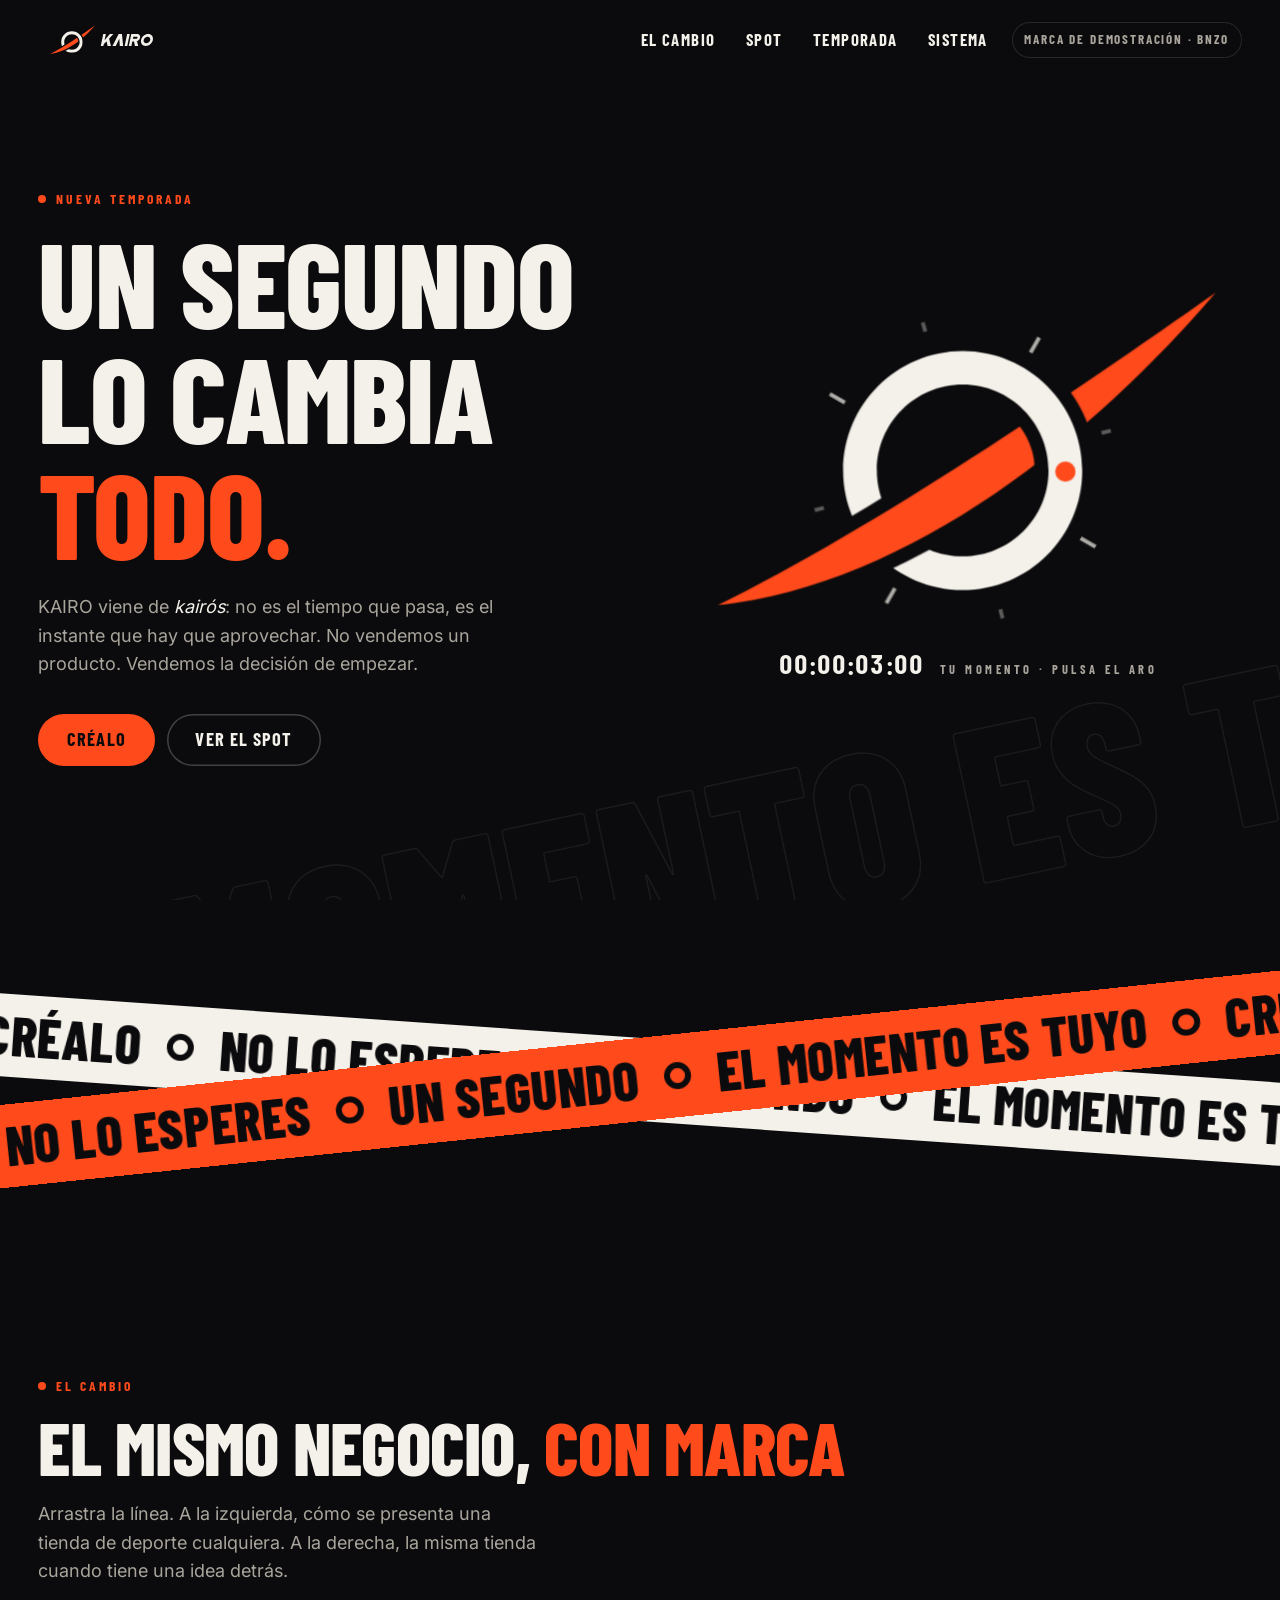
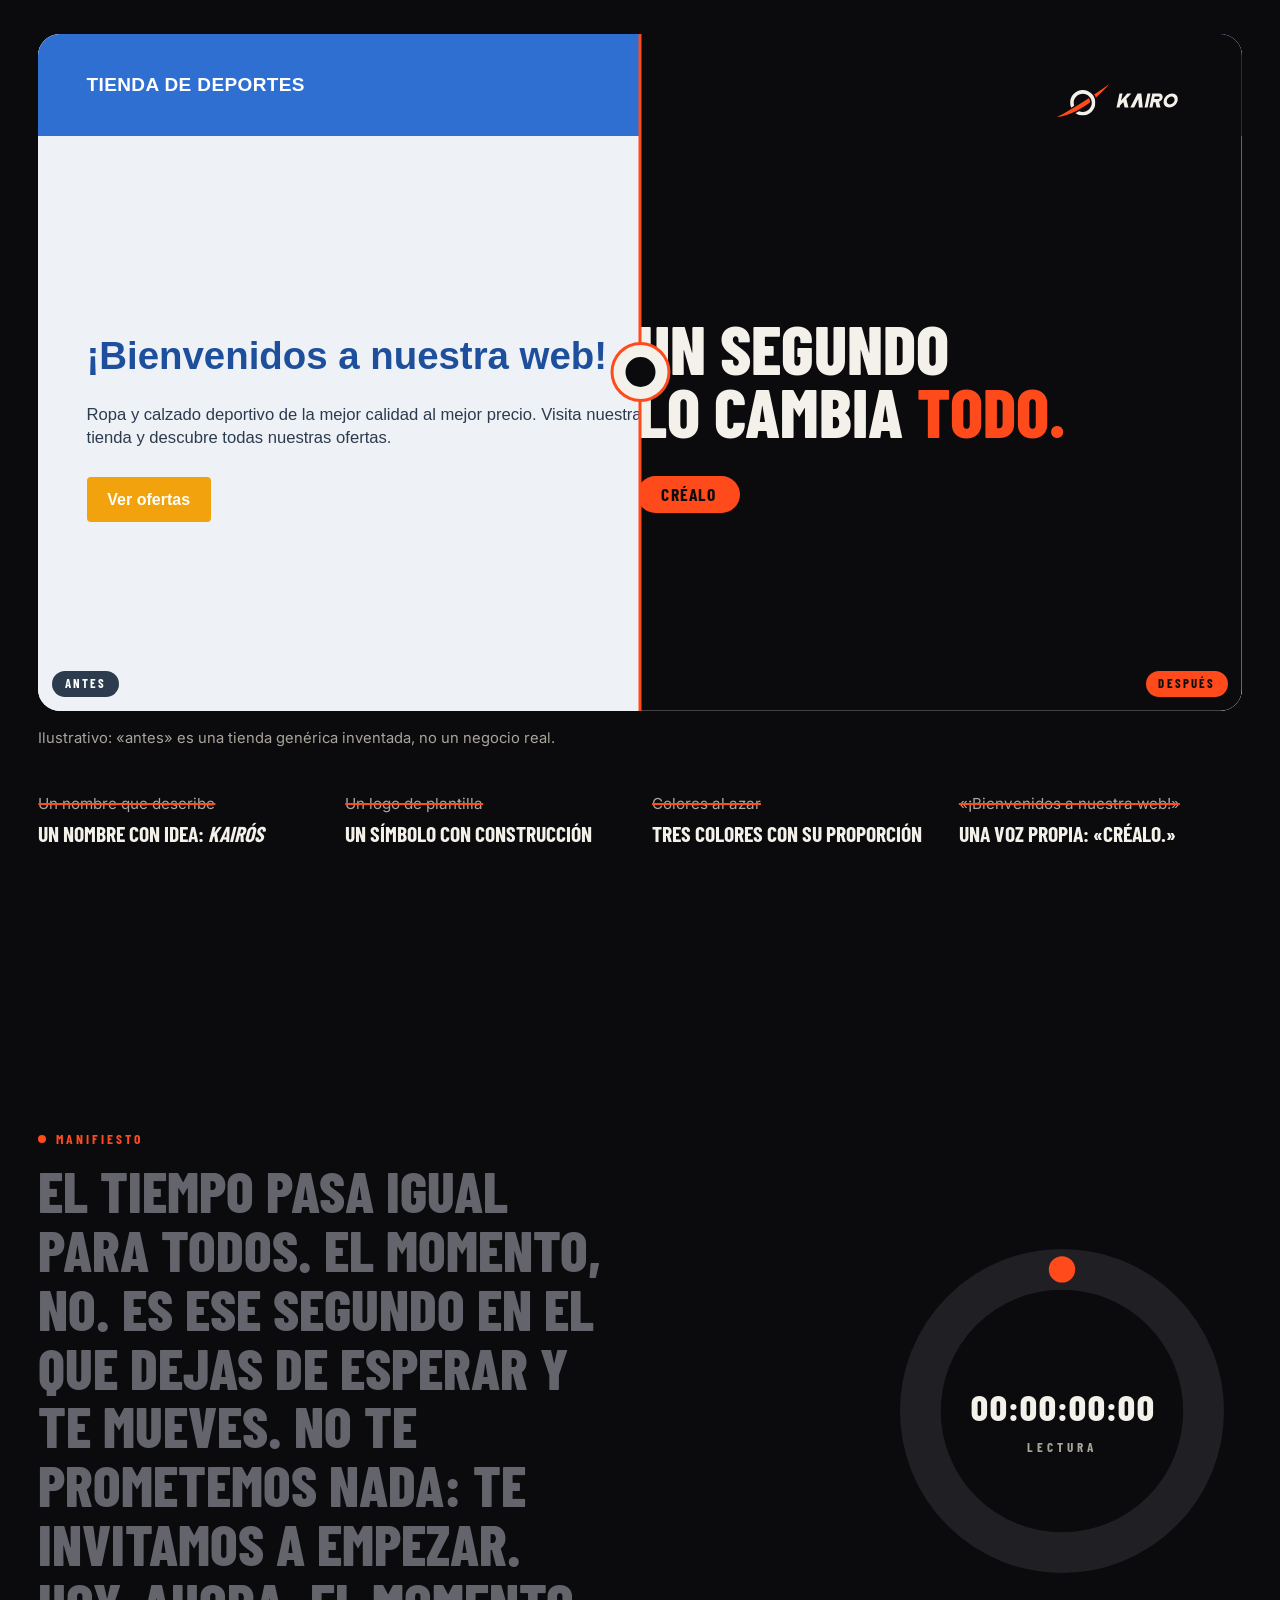
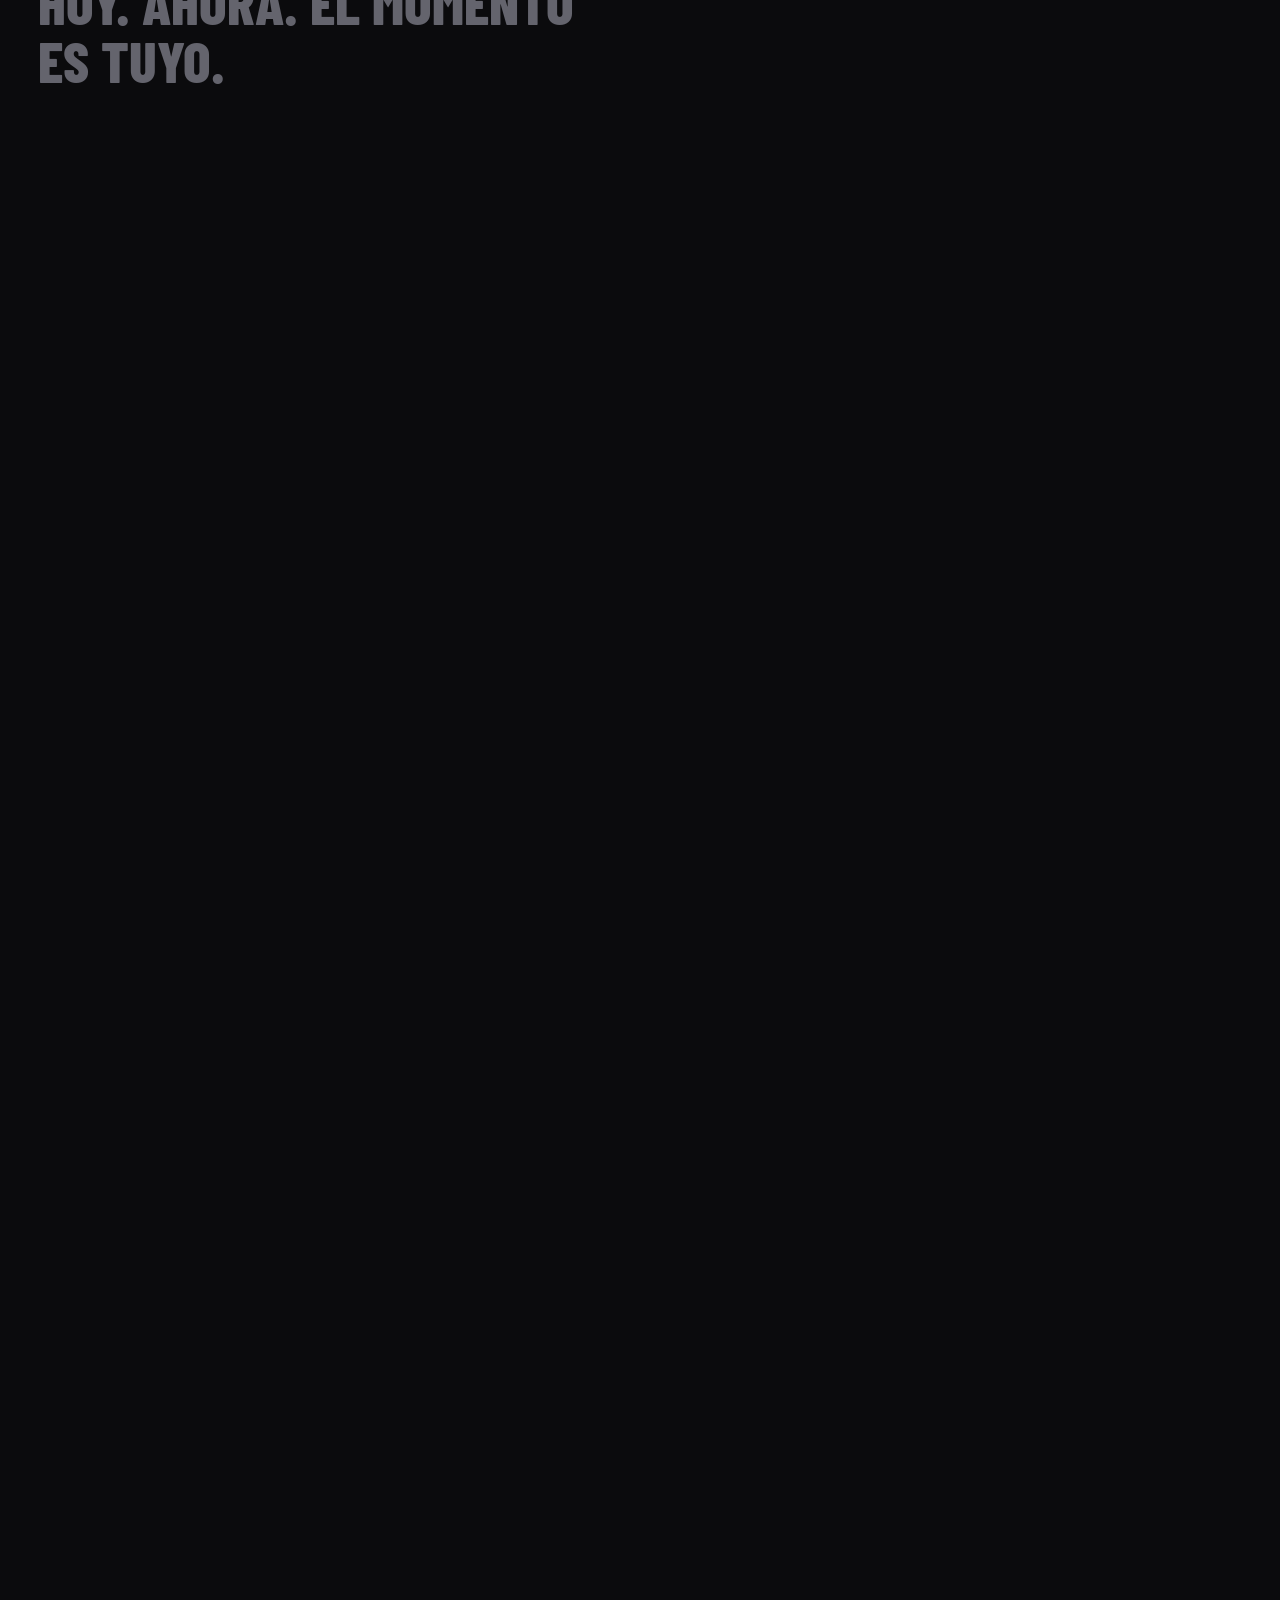
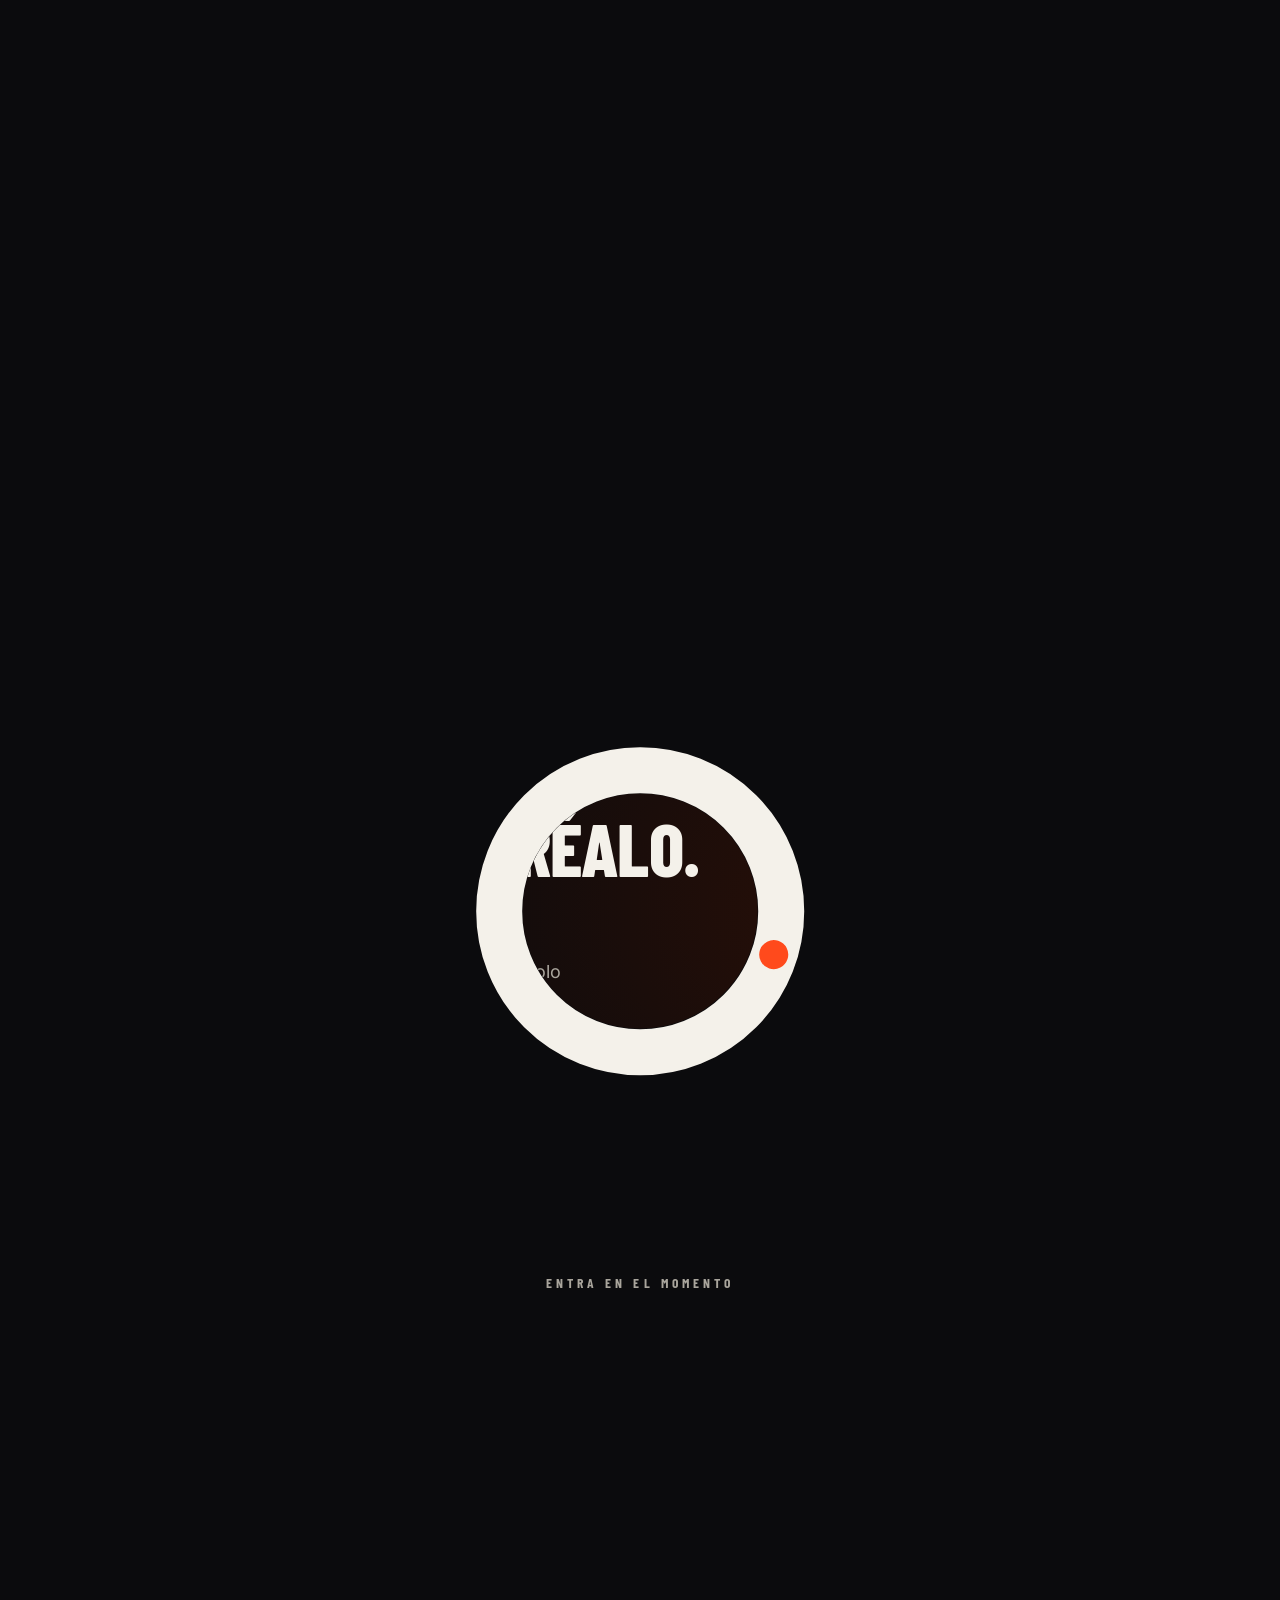
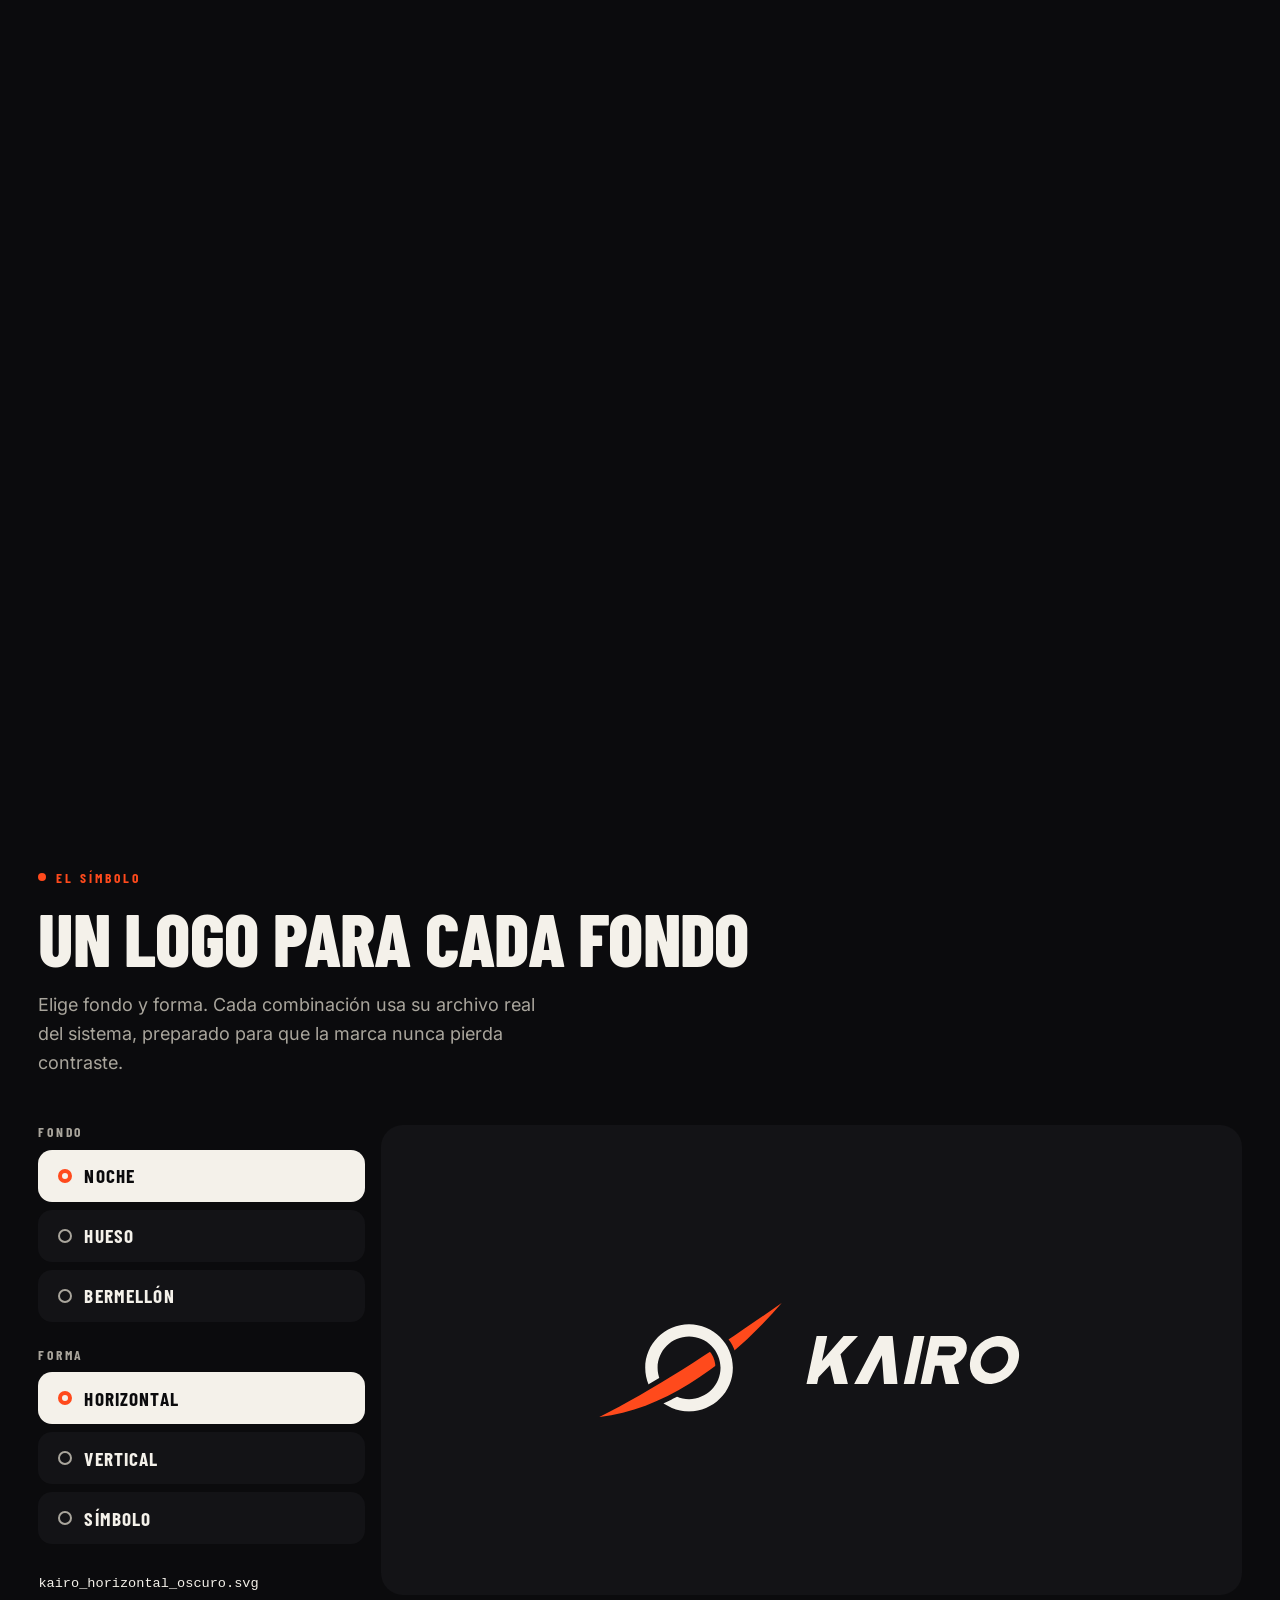
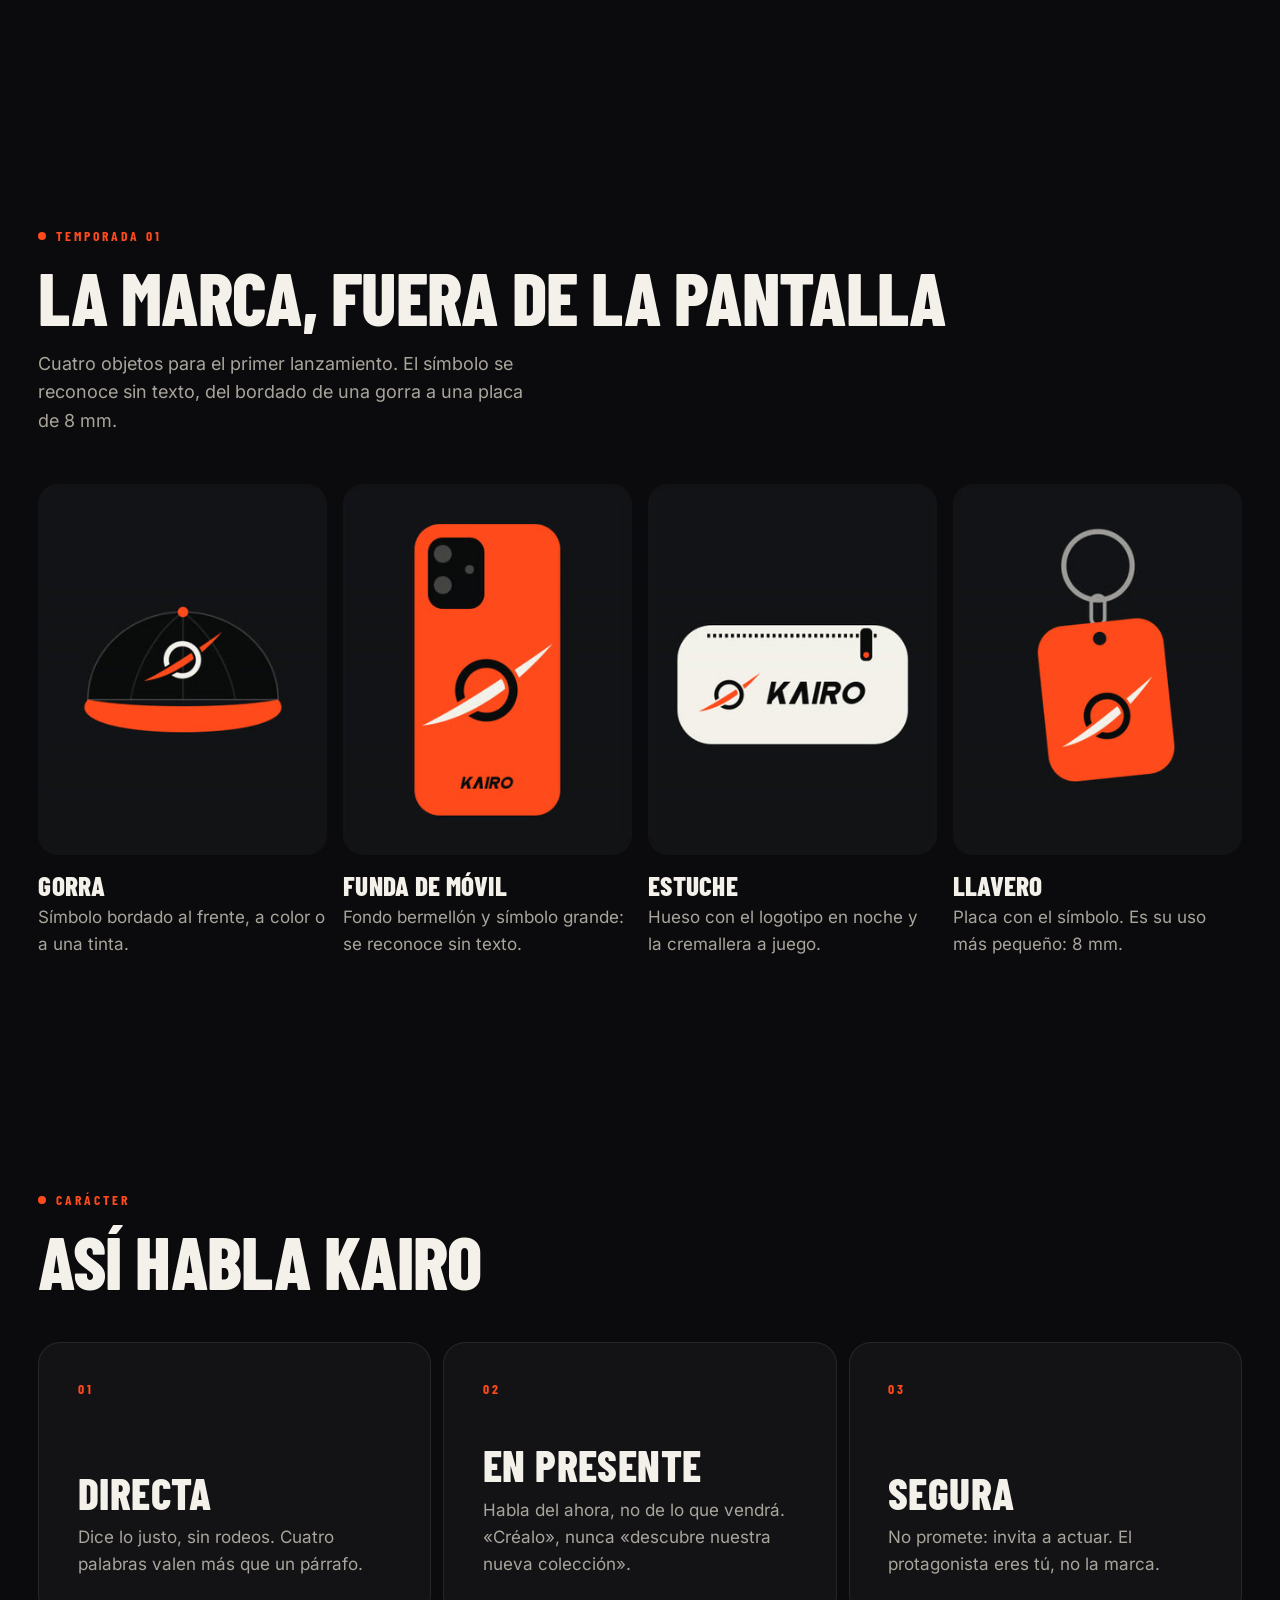
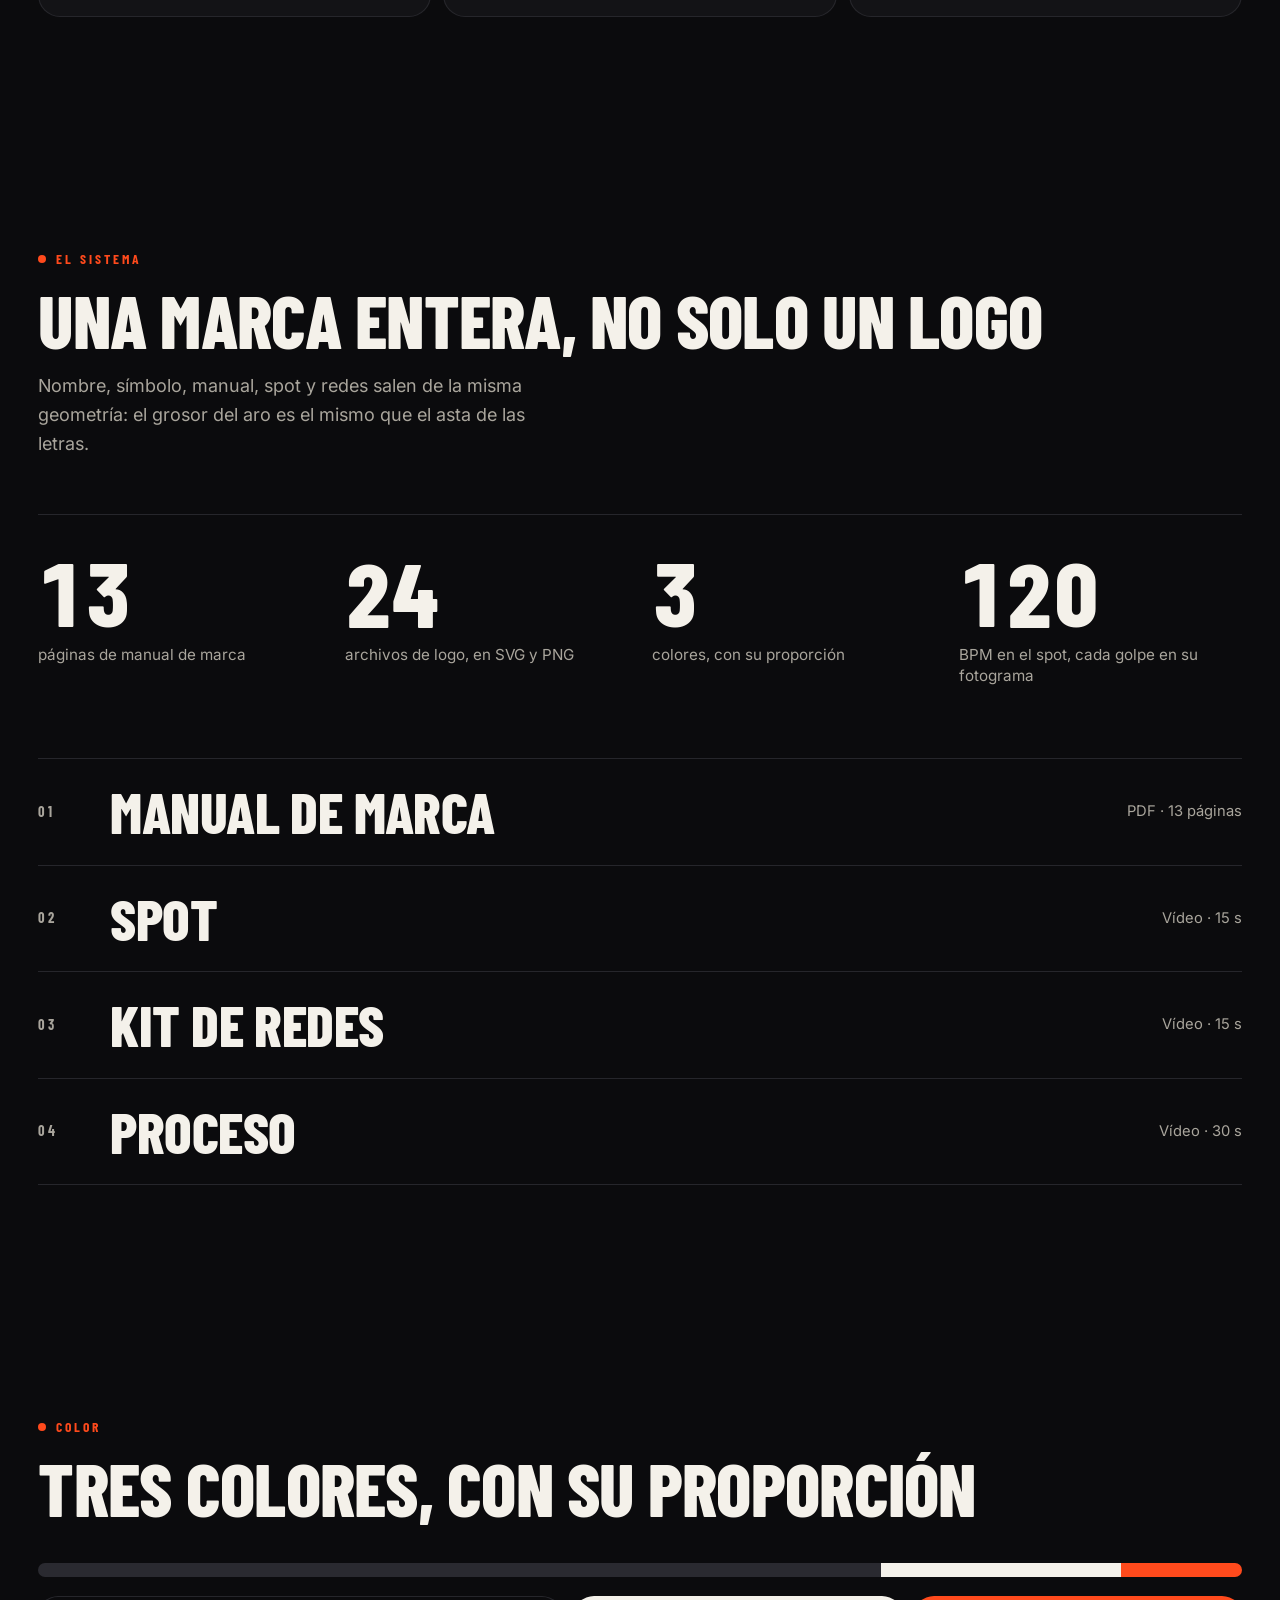
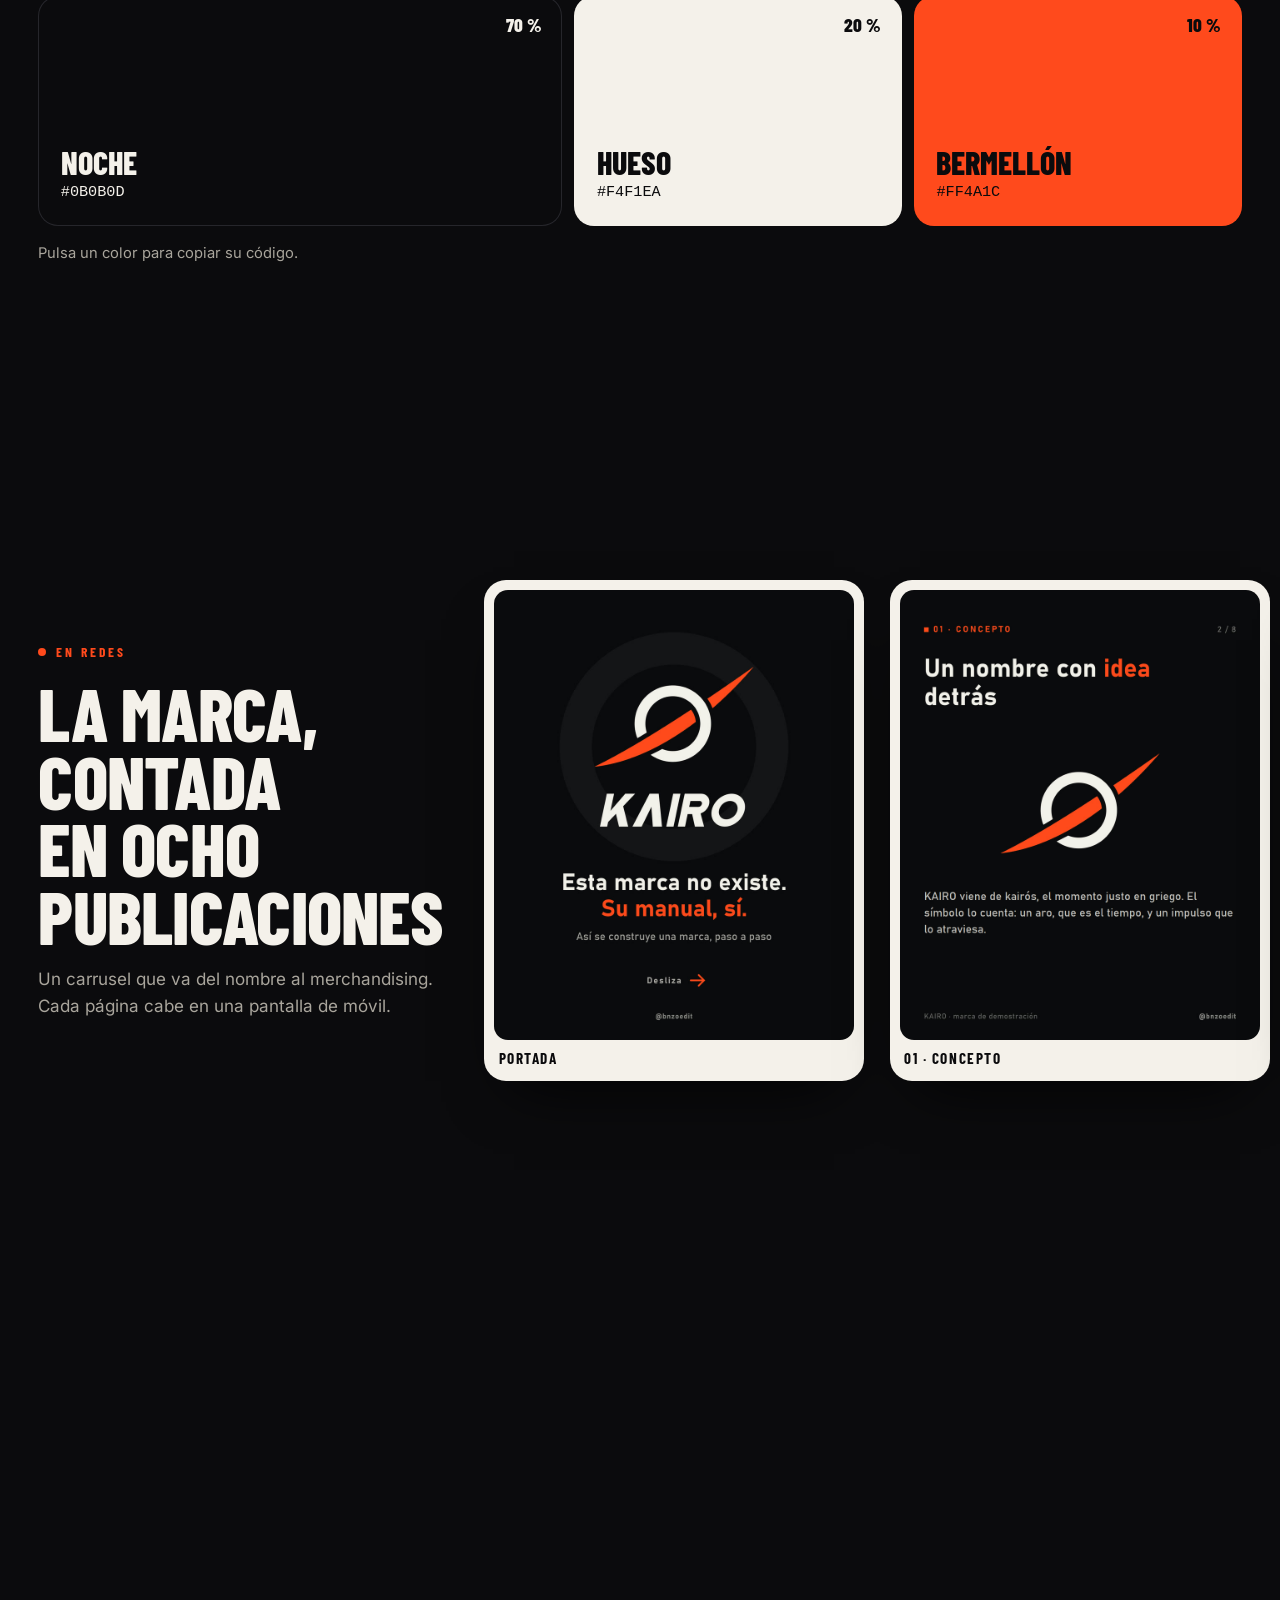
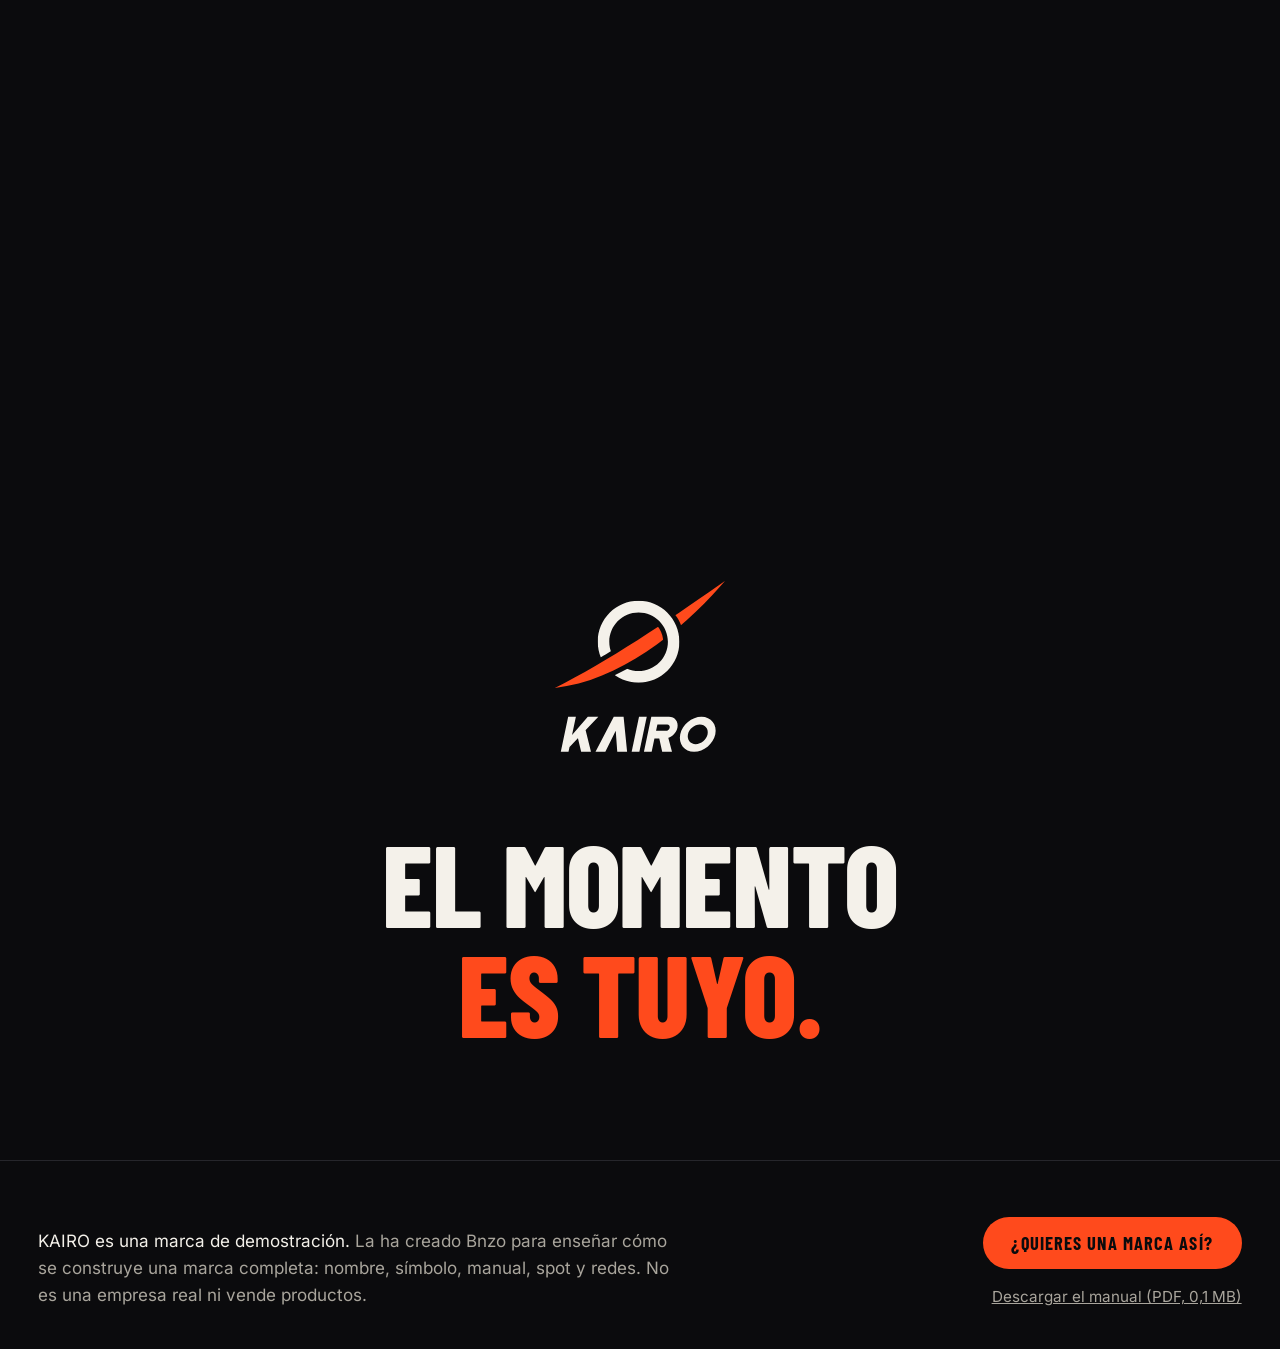
<file: kairo/index.html>
<!doctype html>
<html lang="es">
<head>
<meta charset="utf-8">
<meta name="viewport" content="width=device-width, initial-scale=1">
<title>KAIRO · El momento es tuyo</title>
<meta name="description" content="KAIRO es una marca deportiva de demostración creada por Bnzo: manifiesto, spot, manual de marca y redes.">
<meta name="theme-color" content="#0b0b0d">
<meta name="robots" content="noindex">
<link rel="icon" href="assets/logos/kairo_simbolo_oscuro.svg" type="image/svg+xml">
<link rel="preload" href="assets/fonts/BarlowCondensed-latin-800.woff2" as="font" type="font/woff2" crossorigin>
<link rel="stylesheet" href="kairo.css">
<script src="js-on.js"></script>
</head>
<body>
<a class="skip" href="#contenido">Saltar al contenido</a>

<div class="pre" aria-hidden="true"><span class="pre-tc">00:00:00:00</span><span class="pre-lbl">Tu momento</span></div>

<header class="nav">
  <a class="nav-logo" href="#inicio" aria-label="KAIRO, ir al inicio"><img src="assets/logos/kairo_horizontal_oscuro.svg" alt="" width="1818" height="736"></a>
  <nav aria-label="Secciones">
    <a class="roll" href="#cambio">El cambio</a>
    <a class="roll" href="#spot">Spot</a>
    <a class="roll" href="#temporada">Temporada</a>
    <a class="roll" href="#sistema">Sistema</a>
  </nav>
  <a class="demo-chip" href="/marcas/#marca" aria-label="Marca de demostración de Bnzo: volver a bnzoedit.online"><span class="dc-long">Marca de </span>demostración · Bnzo</a>
</header>

<main id="contenido">

  <section class="hero" id="inicio">
    <div class="hero-txt">
      <p class="eyebrow">Nueva temporada</p>
      <h1 class="lines" aria-label="Un segundo lo cambia todo."><span class="ln" aria-hidden="true"><span>Un segundo</span></span><span class="ln" aria-hidden="true"><span>lo cambia</span></span><span class="ln" aria-hidden="true"><span class="hot">todo.</span></span></h1>
      <p class="lead">KAIRO viene de <i>kairós</i>: no es el tiempo que pasa, es el instante que hay que aprovechar. No vendemos un producto. Vendemos la decisión de empezar.</p>
      <div class="hero-cta">
        <a class="btn mag" href="#manifiesto"><span>Créalo</span></a>
        <a class="btn ghost mag" href="#spot"><span>Ver el spot</span></a>
      </div>
    </div>
    <p class="hero-bg" aria-hidden="true"><span>El momento es tuyo · El momento es tuyo · El momento es tuyo ·</span></p>
    <figure class="hero-mark">
      <span class="k-glow" aria-hidden="true"></span>
      <button class="k-replay" type="button" aria-label="Repetir el impulso del símbolo"></button>
      <svg viewBox="70 80 700 470" role="img" aria-label="Símbolo de KAIRO: un aro, el tiempo, atravesado por un impulso">
        <defs>
          <clipPath id="k-c0"><path d="M 260 174 L 567 174 L 567 481 L 260 481 Z"/></clipPath>
          <clipPath id="k-c1"><path clip-rule="evenodd" d="M -3507.8 -3594.1 L 4335.3 -3594.1 L 4335.3 4249 L -3507.8 4249 Z M 102.046875 517.527344 L 107.882812 516.847656 L 107.996094 516.832031 L 113.839844 516.113281 L 114.050781 516.085938 L 119.871094 515.296875 L 120 515.277344 L 125.835938 514.445312 L 126.070312 514.410156 L 131.882812 513.496094 L 131.992188 513.480469 L 137.8125 512.53125 L 138.046875 512.492188 L 143.847656 511.464844 L 143.949219 511.445312 L 149.761719 510.378906 L 150 510.335938 L 155.785156 509.195312 L 155.890625 509.171875 L 161.679688 507.992188 L 161.914062 507.945312 L 167.679688 506.6875 L 167.757812 506.671875 L 173.539062 505.382812 L 173.777344 505.328125 L 179.53125 503.964844 L 179.628906 503.941406 L 185.394531 502.542969 L 185.605469 502.488281 L 191.347656 501.019531 L 191.429688 501 L 197.179688 499.496094 L 197.4375 499.429688 L 203.15625 497.84375 L 203.242188 497.820312 L 208.964844 496.203125 L 209.148438 496.148438 L 214.847656 494.472656 L 214.917969 494.449219 L 220.632812 492.742188 L 220.867188 492.671875 L 226.550781 490.886719 L 226.625 490.863281 L 232.5 488.988281 L 238.167969 487.109375 L 238.242188 487.085938 L 243.917969 485.179688 L 244.128906 485.105469 L 249.773438 483.132812 L 249.886719 483.089844 L 255.539062 481.070312 L 255.679688 481.019531 L 261.308594 478.949219 L 261.40625 478.914062 L 267.039062 476.808594 L 267.195312 476.746094 L 272.804688 474.585938 L 272.921875 474.539062 L 278.527344 472.335938 L 278.667969 472.277344 L 284.25 470.027344 L 284.320312 470 L 289.910156 467.71875 L 290.105469 467.636719 L 295.65625 465.292969 L 295.769531 465.246094 L 301.324219 462.855469 L 301.453125 462.796875 L 306.988281 460.363281 L 307.046875 460.339844 L 312.582031 457.878906 L 312.765625 457.796875 L 318.273438 455.277344 L 318.347656 455.242188 L 323.851562 452.695312 L 323.980469 452.632812 L 329.472656 450.039062 L 329.542969 450.003906 L 335.035156 447.375 L 335.222656 447.285156 L 340.675781 444.597656 L 340.738281 444.566406 L 346.199219 441.847656 L 346.324219 441.785156 L 351.753906 439.027344 L 351.816406 438.996094 L 357.253906 436.207031 L 357.394531 436.132812 L 362.800781 433.300781 L 362.898438 433.25 L 368.296875 430.378906 L 368.386719 430.332031 L 373.769531 427.429688 L 373.835938 427.390625 L 379.222656 424.457031 L 379.398438 424.363281 L 384.734375 421.375 L 384.777344 421.351562 L 390.121094 418.339844 L 390.261719 418.261719 L 395.574219 415.207031 L 395.617188 415.183594 L 400.9375 412.105469 L 401.085938 412.019531 L 406.371094 408.894531 L 406.417969 408.867188 L 411.703125 405.71875 L 411.828125 405.640625 L 417.089844 402.449219 L 417.132812 402.421875 L 422.386719 399.214844 L 422.539062 399.121094 L 427.761719 395.855469 L 427.804688 395.832031 L 433.019531 392.554688 L 433.117188 392.492188 L 438.316406 389.175781 L 438.375 389.136719 L 443.566406 385.796875 L 443.695312 385.714844 L 448.375 382.648438 L 400.488281 306.359375 L 395.351562 309.644531 L 395.410156 309.609375 L 384.992188 316.21875 L 385.003906 316.210938 L 374.59375 322.808594 L 374.660156 322.765625 L 353.820312 335.839844 L 353.875 335.804688 L 343.460938 342.285156 L 343.484375 342.265625 L 333.078125 348.714844 L 333.144531 348.675781 L 322.730469 355.0625 L 322.742188 355.054688 L 312.34375 361.417969 L 312.398438 361.382812 L 302.011719 367.6875 L 302.035156 367.675781 L 291.664062 373.949219 L 291.730469 373.90625 L 281.367188 380.109375 L 281.398438 380.09375 L 271.066406 386.25 L 271.136719 386.207031 L 260.8125 392.296875 L 260.828125 392.289062 L 250.542969 398.339844 L 250.640625 398.28125 L 240.359375 404.242188 L 240.386719 404.226562 L 230.144531 410.140625 L 230.210938 410.101562 L 219.992188 415.945312 L 220.027344 415.925781 L 209.863281 421.710938 L 209.957031 421.65625 L 199.808594 427.347656 L 199.84375 427.328125 L 189.75 432.957031 L 189.820312 432.917969 L 179.757812 438.46875 L 179.8125 438.441406 L 169.800781 443.917969 L 169.894531 443.863281 L 159.921875 449.242188 L 159.976562 449.210938 L 150.050781 454.519531 L 150.132812 454.476562 L 140.253906 459.691406 L 140.3125 459.660156 L 130.5 464.792969 L 130.597656 464.742188 L 120.832031 469.777344 L 120.902344 469.738281 L 111.207031 474.679688 L 111.300781 474.632812 L 101.65625 479.472656 L 101.722656 479.4375 L 92.148438 484.195312 Z"/></clipPath>
          <clipPath id="k-c2"><path d="M 100 100 L 738 100 L 738 500 L 100 500 Z"/></clipPath>
          <clipPath id="k-c3"><path clip-rule="evenodd" d="M -3507.84375 -3594.117188 L 4335.292969 -3594.117188 L 4335.292969 4249.019531 L -3507.84375 4249.019531 Z M 323.035156 182.96875 C 402.832031 132.878906 508.121094 156.964844 558.207031 236.761719 C 608.296875 316.554688 584.210938 421.847656 504.417969 471.933594 L 462.71875 405.503906 C 505.828125 378.445312 518.839844 321.566406 491.78125 278.457031 C 464.722656 235.347656 407.839844 222.339844 364.730469 249.398438 Z"/></clipPath>
          <clipPath id="k-rev"><rect id="k-revr" x="90" y="80" width="0" height="460"/></clipPath>
        </defs>
        <g class="k-waves" fill="none" stroke="#ff4a1c"><circle cx="413.73" cy="327.45" r="153" opacity="0"/><circle cx="413.73" cy="327.45" r="153" opacity="0"/></g>
        <g class="k-ticks" fill="#f4f1ea"></g>
        <path class="k-full" fill="#f4f1ea" fill-rule="evenodd" d="M 566.67 327.45 A 152.94 152.94 0 1 1 260.79 327.45 A 152.94 152.94 0 1 1 566.67 327.45 Z M 523.53 327.45 A 109.8 109.8 0 1 0 303.92 327.45 A 109.8 109.8 0 1 0 523.53 327.45 Z"/>
        <g class="k-ring" clip-path="url(#k-c0)"><g clip-path="url(#k-c1)">
          <path fill="#f4f1ea" fill-rule="evenodd" d="M 566.667969 327.449219 C 566.667969 411.917969 498.191406 480.390625 413.726562 480.390625 C 329.257812 480.390625 260.785156 411.917969 260.785156 327.449219 C 260.785156 242.984375 329.257812 174.511719 413.726562 174.511719 C 498.191406 174.511719 566.667969 242.984375 566.667969 327.449219 M 523.53125 327.449219 C 523.53125 266.808594 474.367188 217.648438 413.726562 217.648438 C 353.082031 217.648438 303.921875 266.808594 303.921875 327.449219 C 303.921875 388.09375 353.082031 437.253906 413.726562 437.253906 C 474.367188 437.253906 523.53125 388.09375 523.53125 327.449219"/>
        </g></g>
        <g clip-path="url(#k-rev)"><g clip-path="url(#k-c2)"><g clip-path="url(#k-c3)">
          <path fill="#ff4a1c" fill-rule="evenodd" d="M 100 500 C 349.550781 473 583.605469 279.785156 737.253906 100 C 552.332031 229.964844 303.6875 399.929688 100 500 Z"/>
        </g></g></g>
        <circle class="k-dot" cx="413.73" cy="196.05" r="13" fill="#ff4a1c"/>
      </svg>
      <figcaption><span class="tc" aria-hidden="true">00:00:00:00</span><span>Tu momento · pulsa el aro</span></figcaption>
    </figure>
  </section>

  <div class="bands" role="img" aria-label="Créalo. No lo esperes. Un segundo. El momento es tuyo.">
    <div class="band b2" aria-hidden="true"><div class="row" data-dir="1"></div></div>
    <div class="band b1" aria-hidden="true"><div class="row" data-dir="-1"></div></div>
  </div>

  <section class="sec wrap ad" id="cambio" aria-labelledby="ad-t">
    <p class="eyebrow">El cambio</p>
    <h2 id="ad-t">El mismo negocio, <span class="hot">con marca</span></h2>
    <p class="lead mt">Arrastra la línea. A la izquierda, cómo se presenta una tienda de deporte cualquiera. A la derecha, la misma tienda cuando tiene una idea detrás.</p>
    <div class="ad-frame">
      <div class="ad-before" aria-hidden="true">
        <div class="ad-b-nav"><span class="ad-b-logo">TIENDA DE DEPORTES</span><span>Inicio · Productos · Ofertas · Contacto</span></div>
        <div class="ad-b-body">
          <div><p class="ad-b-h">¡Bienvenidos a nuestra web!</p><p class="ad-b-p">Ropa y calzado deportivo de la mejor calidad al mejor precio. Visita nuestra tienda y descubre todas nuestras ofertas.</p><span class="ad-b-btn">Ver ofertas</span></div>
          <div class="ad-b-img">Imagen</div>
        </div>
      </div>
      <div class="ad-after" aria-hidden="true">
        <div class="ad-a-nav"><img src="assets/logos/kairo_horizontal_oscuro.svg" alt="" width="1818" height="736"><span>Temporada 01</span></div>
        <div class="ad-a-body">
          <div><p class="ad-a-h">Un segundo<br>lo cambia <span class="hot">todo.</span></p><span class="ad-a-btn">Créalo</span></div>
          <img src="assets/logos/kairo_simbolo_oscuro.svg" alt="" width="838" height="600">
        </div>
      </div>
      <div class="ad-handle" aria-hidden="true"><span></span></div>
      <input class="ad-range" type="range" min="0" max="100" value="50" aria-label="Comparar antes y después: desliza para ver más de cada versión">
      <span class="ad-tag ad-tag-b" aria-hidden="true">Antes</span><span class="ad-tag ad-tag-a" aria-hidden="true">Después</span>
    </div>
    <p class="note">Ilustrativo: «antes» es una tienda genérica inventada, no un negocio real.</p>
    <ul class="ad-list">
      <li><s>Un nombre que describe</s><b>Un nombre con idea: <i>kairós</i></b></li>
      <li><s>Un logo de plantilla</s><b>Un símbolo con construcción</b></li>
      <li><s>Colores al azar</s><b>Tres colores con su proporción</b></li>
      <li><s>«¡Bienvenidos a nuestra web!»</s><b>Una voz propia: «Créalo.»</b></li>
    </ul>
  </section>

  <section class="manif" id="manifiesto" aria-labelledby="manif-t">
    <div class="manif-pin">
      <div>
        <h2 class="eyebrow" id="manif-t">Manifiesto</h2>
        <p class="manif-txt">El tiempo pasa igual para todos. El momento, no. Es ese segundo en el que dejas de esperar y te mueves. No te prometemos nada: te invitamos a empezar. Hoy. Ahora. El momento es tuyo.</p>
      </div>
      <svg class="manif-ring" viewBox="0 0 300 300" aria-hidden="true">
        <circle cx="150" cy="150" r="118" fill="none" stroke="#1f1f24" stroke-width="34"/>
        <circle class="mr-arc" cx="150" cy="150" r="118" fill="none" stroke="#f4f1ea" stroke-width="34" pathLength="100" stroke-dasharray="0 100" transform="rotate(-90 150 150)"/>
        <circle class="mr-dot" cx="150" cy="32" r="11" fill="#ff4a1c"/>
        <text class="mr-tc" x="150" y="158" text-anchor="middle">00:00:00:00</text>
        <text x="150" y="184" text-anchor="middle" class="mr-lbl">LECTURA</text>
      </svg>
    </div>
  </section>

  <section class="spot" id="spot" aria-labelledby="spot-t">
    <div class="spot-pin">
      <div class="spot-stage">
        <div class="spot-copy">
          <p class="eyebrow">El spot · 15 s</p>
          <h2 id="spot-t">No lo esperes. Créalo.</h2>
          <p class="lead">Un aro, un punto y un impulso. Quince segundos a 120 BPM en los que cada golpe de la música cae en su fotograma exacto. La imagen y la música están hechas solo con código.</p>
          <dl class="facts">
            <div><dt>Duración</dt><dd>15 s</dd></div>
            <div><dt>Tempo</dt><dd>120 BPM</dd></div>
            <div><dt>Formato</dt><dd>9:16</dd></div>
          </dl>
        </div>
        <div class="phone">
          <video src="assets/kairo-spot.mp4" poster="assets/kairo-spot-poster.jpg" muted loop playsinline preload="none" aria-label="Spot de KAIRO de 15 segundos"></video>
          <button class="sound" type="button" aria-pressed="false">Activar sonido</button>
        </div>
      </div>
      <div class="portal" aria-hidden="true">
        <div class="portal-veil"></div>
        <div class="portal-ring"></div>
        <p class="portal-hint">Entra en el momento</p>
      </div>
    </div>
  </section>

  <section class="sec wrap" id="logo" aria-labelledby="logo-t">
    <p class="eyebrow">El símbolo</p>
    <h2 id="logo-t">Un logo para cada fondo</h2>
    <p class="lead mt">Elige fondo y forma. Cada combinación usa su archivo real del sistema, preparado para que la marca nunca pierda contraste.</p>
    <div class="lg">
      <div class="lg-ctrl">
        <fieldset><legend>Fondo</legend>
          <label><input type="radio" name="lg-bg" value="noche" checked><span>Noche</span></label>
          <label><input type="radio" name="lg-bg" value="hueso"><span>Hueso</span></label>
          <label><input type="radio" name="lg-bg" value="berm"><span>Bermellón</span></label>
        </fieldset>
        <fieldset><legend>Forma</legend>
          <label><input type="radio" name="lg-f" value="horizontal" checked><span>Horizontal</span></label>
          <label><input type="radio" name="lg-f" value="vertical"><span>Vertical</span></label>
          <label><input type="radio" name="lg-f" value="simbolo"><span>Símbolo</span></label>
        </fieldset>
        <p class="lg-file" aria-live="polite"><code>kairo_horizontal_oscuro.svg</code></p>
      </div>
      <div class="lg-stage" data-bg="noche"><img class="lg-img" src="assets/logos/kairo_horizontal_oscuro.svg" alt="Logo horizontal de KAIRO sobre fondo noche" width="1818" height="736"></div>
    </div>
  </section>

  <section class="sec wrap" id="temporada" aria-labelledby="temp-t">
    <p class="eyebrow">Temporada 01</p>
    <h2 id="temp-t">La marca, fuera de la pantalla</h2>
    <p class="lead mt">Cuatro objetos para el primer lanzamiento. El símbolo se reconoce sin texto, del bordado de una gorra a una placa de 8 mm.</p>
    <div class="objs">
      <article class="obj"><div class="obj-img"><img src="assets/obj-gorra.jpg" alt="Gorra negra con visera bermellón y el símbolo bordado" width="324" height="416" loading="lazy"></div><h3>Gorra</h3><p>Símbolo bordado al frente, a color o a una tinta.</p></article>
      <article class="obj"><div class="obj-img"><img src="assets/obj-funda.jpg" alt="Funda de móvil bermellón con el símbolo grande" width="324" height="416" loading="lazy"></div><h3>Funda de móvil</h3><p>Fondo bermellón y símbolo grande: se reconoce sin texto.</p></article>
      <article class="obj"><div class="obj-img"><img src="assets/obj-estuche.jpg" alt="Estuche hueso con el logotipo en noche" width="324" height="416" loading="lazy"></div><h3>Estuche</h3><p>Hueso con el logotipo en noche y la cremallera a juego.</p></article>
      <article class="obj"><div class="obj-img"><img src="assets/obj-llavero.jpg" alt="Llavero bermellón con el símbolo" width="324" height="416" loading="lazy"></div><h3>Llavero</h3><p>Placa con el símbolo. Es su uso más pequeño: 8 mm.</p></article>
    </div>
  </section>

  <section class="sec wrap" aria-labelledby="rasgos-t">
    <p class="eyebrow">Carácter</p>
    <h2 id="rasgos-t">Así habla KAIRO</h2>
    <div class="tiles">
      <article class="tile"><div><span class="tnum">01</span><h3>Directa</h3><p>Dice lo justo, sin rodeos. Cuatro palabras valen más que un párrafo.</p></div></article>
      <article class="tile"><div><span class="tnum">02</span><h3>En presente</h3><p>Habla del ahora, no de lo que vendrá. «Créalo», nunca «descubre nuestra nueva colección».</p></div></article>
      <article class="tile"><div><span class="tnum">03</span><h3>Segura</h3><p>No promete: invita a actuar. El protagonista eres tú, no la marca.</p></div></article>
    </div>
  </section>

  <section class="sec wrap" id="sistema" aria-labelledby="sis-t">
    <p class="eyebrow">El sistema</p>
    <h2 id="sis-t">Una marca entera, no solo un logo</h2>
    <p class="lead mt">Nombre, símbolo, manual, spot y redes salen de la misma geometría: el grosor del aro es el mismo que el asta de las letras.</p>
    <ul class="cifras">
      <li><span class="odo" data-v="13"></span><small>páginas de manual de marca</small></li>
      <li><span class="odo" data-v="24"></span><small>archivos de logo, en SVG y PNG</small></li>
      <li><span class="odo" data-v="3"></span><small>colores, con su proporción</small></li>
      <li><span class="odo" data-v="120"></span><small>BPM en el spot, cada golpe en su fotograma</small></li>
    </ul>
    <ul class="piezas">
      <li><a href="assets/KAIRO_manual_de_marca.pdf" data-prev="assets/manual-01.jpg" data-wide target="_blank" rel="noopener"><img class="thumb wide" src="assets/manual-01.jpg" alt="" loading="lazy" width="1600" height="900"><span class="pn">01</span><h3>Manual de marca</h3><span class="pm">PDF · 13 páginas</span></a></li>
      <li><a href="assets/kairo-spot.mp4" data-prev="assets/kairo-spot-poster.jpg" target="_blank" rel="noopener"><img class="thumb" src="assets/kairo-spot-poster.jpg" alt="" loading="lazy" width="720" height="1280"><span class="pn">02</span><h3>Spot</h3><span class="pm">Vídeo · 15 s</span></a></li>
      <li><a href="assets/kairo-kit.mp4" data-prev="assets/kairo-kit-poster.jpg" target="_blank" rel="noopener"><img class="thumb" src="assets/kairo-kit-poster.jpg" alt="" loading="lazy" width="720" height="1280"><span class="pn">03</span><h3>Kit de redes</h3><span class="pm">Vídeo · 15 s</span></a></li>
      <li><a href="assets/kairo-proceso.mp4" data-prev="assets/kairo-proceso-poster.jpg" target="_blank" rel="noopener"><img class="thumb" src="assets/kairo-proceso-poster.jpg" alt="" loading="lazy" width="720" height="1280"><span class="pn">04</span><h3>Proceso</h3><span class="pm">Vídeo · 30 s</span></a></li>
    </ul>
  </section>

  <section class="sec wrap" aria-labelledby="pal-t">
    <p class="eyebrow">Color</p>
    <h2 id="pal-t">Tres colores, con su proporción</h2>
    <div class="propor" aria-hidden="true"><i class="p-noche"></i><i class="p-hueso"></i><i class="p-berm"></i></div>
    <div class="swatches">
      <button class="sw noche" type="button" data-hex="#0B0B0D"><span class="ok" aria-hidden="true">Copiado</span><span class="pct">70 %</span><b>Noche</b><code>#0B0B0D</code></button>
      <button class="sw hueso" type="button" data-hex="#F4F1EA"><span class="ok" aria-hidden="true">Copiado</span><span class="pct">20 %</span><b>Hueso</b><code>#F4F1EA</code></button>
      <button class="sw berm" type="button" data-hex="#FF4A1C"><span class="ok" aria-hidden="true">Copiado</span><span class="pct">10 %</span><b>Bermellón</b><code>#FF4A1C</code></button>
    </div>
    <p class="note">Pulsa un color para copiar su código.</p>
    <span class="sr" aria-live="polite" id="pal-live"></span>
  </section>

  <section class="redes" id="redes" aria-labelledby="redes-t">
    <div class="redes-pin">
      <div class="strip">
        <div class="strip-intro">
          <p class="eyebrow">En redes</p>
          <h2 id="redes-t">La marca, contada en ocho publicaciones</h2>
          <p>Un carrusel que va del nombre al merchandising. Cada página cabe en una pantalla de móvil.</p>
        </div>
        <figure><img src="assets/carrusel-01.jpg" alt="Portada del carrusel: «Esta marca no existe. Su manual, sí.»" loading="lazy" width="864" height="1080"><figcaption>Portada</figcaption></figure>
        <figure><img src="assets/carrusel-02.jpg" alt="Concepto: un nombre con idea detrás" loading="lazy" width="864" height="1080"><figcaption>01 · Concepto</figcaption></figure>
        <figure><img src="assets/carrusel-03.jpg" alt="Construcción: cada medida tiene un porqué" loading="lazy" width="864" height="1080"><figcaption>02 · Construcción</figcaption></figure>
        <figure><img src="assets/carrusel-04.jpg" alt="Versiones: un logo para cada fondo" loading="lazy" width="864" height="1080"><figcaption>03 · Versiones</figcaption></figure>
        <figure><img src="assets/carrusel-05.jpg" alt="Usos incorrectos: lo que nunca se hace" loading="lazy" width="864" height="1080"><figcaption>04 · Usos incorrectos</figcaption></figure>
        <figure><img src="assets/carrusel-06.jpg" alt="Color: tres colores con su proporción" loading="lazy" width="864" height="1080"><figcaption>05 · Color</figcaption></figure>
        <figure><img src="assets/carrusel-07.jpg" alt="Objetos: la marca fuera de la pantalla" loading="lazy" width="864" height="1080"><figcaption>06 · Objetos</figcaption></figure>
        <figure><img src="assets/carrusel-08.jpg" alt="Cierre del carrusel" loading="lazy" width="864" height="1080"><figcaption>Cierre</figcaption></figure>
      </div>
    </div>
  </section>

  <section class="sec wrap cierre" aria-labelledby="cierre-t">
    <img class="cierre-logo" src="assets/logos/kairo_vertical_oscuro.svg" alt="KAIRO" width="974" height="976" loading="lazy">
    <h2 class="lines" id="cierre-t" aria-label="El momento es tuyo."><span class="ln" aria-hidden="true"><span>El momento</span></span><span class="ln" aria-hidden="true"><span class="hot">es tuyo.</span></span></h2>
  </section>
</main>

<footer class="foot">
  <p><b>KAIRO es una marca de demostración.</b> La ha creado Bnzo para enseñar cómo se construye una marca completa: nombre, símbolo, manual, spot y redes. No es una empresa real ni vende productos.</p>
  <div class="links">
    <a class="btn mag" href="/marcas/#marca"><span>¿Quieres una marca así?</span></a>
    <a href="assets/KAIRO_manual_de_marca.pdf" download>Descargar el manual (PDF, 0,1 MB)</a>
  </div>
</footer>

<div class="prev" aria-hidden="true"><img alt=""></div>
<dialog class="viewer" aria-labelledby="viewer-t">
  <div class="viewer-bar"><p id="viewer-t">—</p><button class="viewer-x" type="button" aria-label="Cerrar y volver a la web">×</button></div>
  <div class="viewer-body"></div>
</dialog>
<script src="kairo.js"></script>
</body>
</html>
</file>
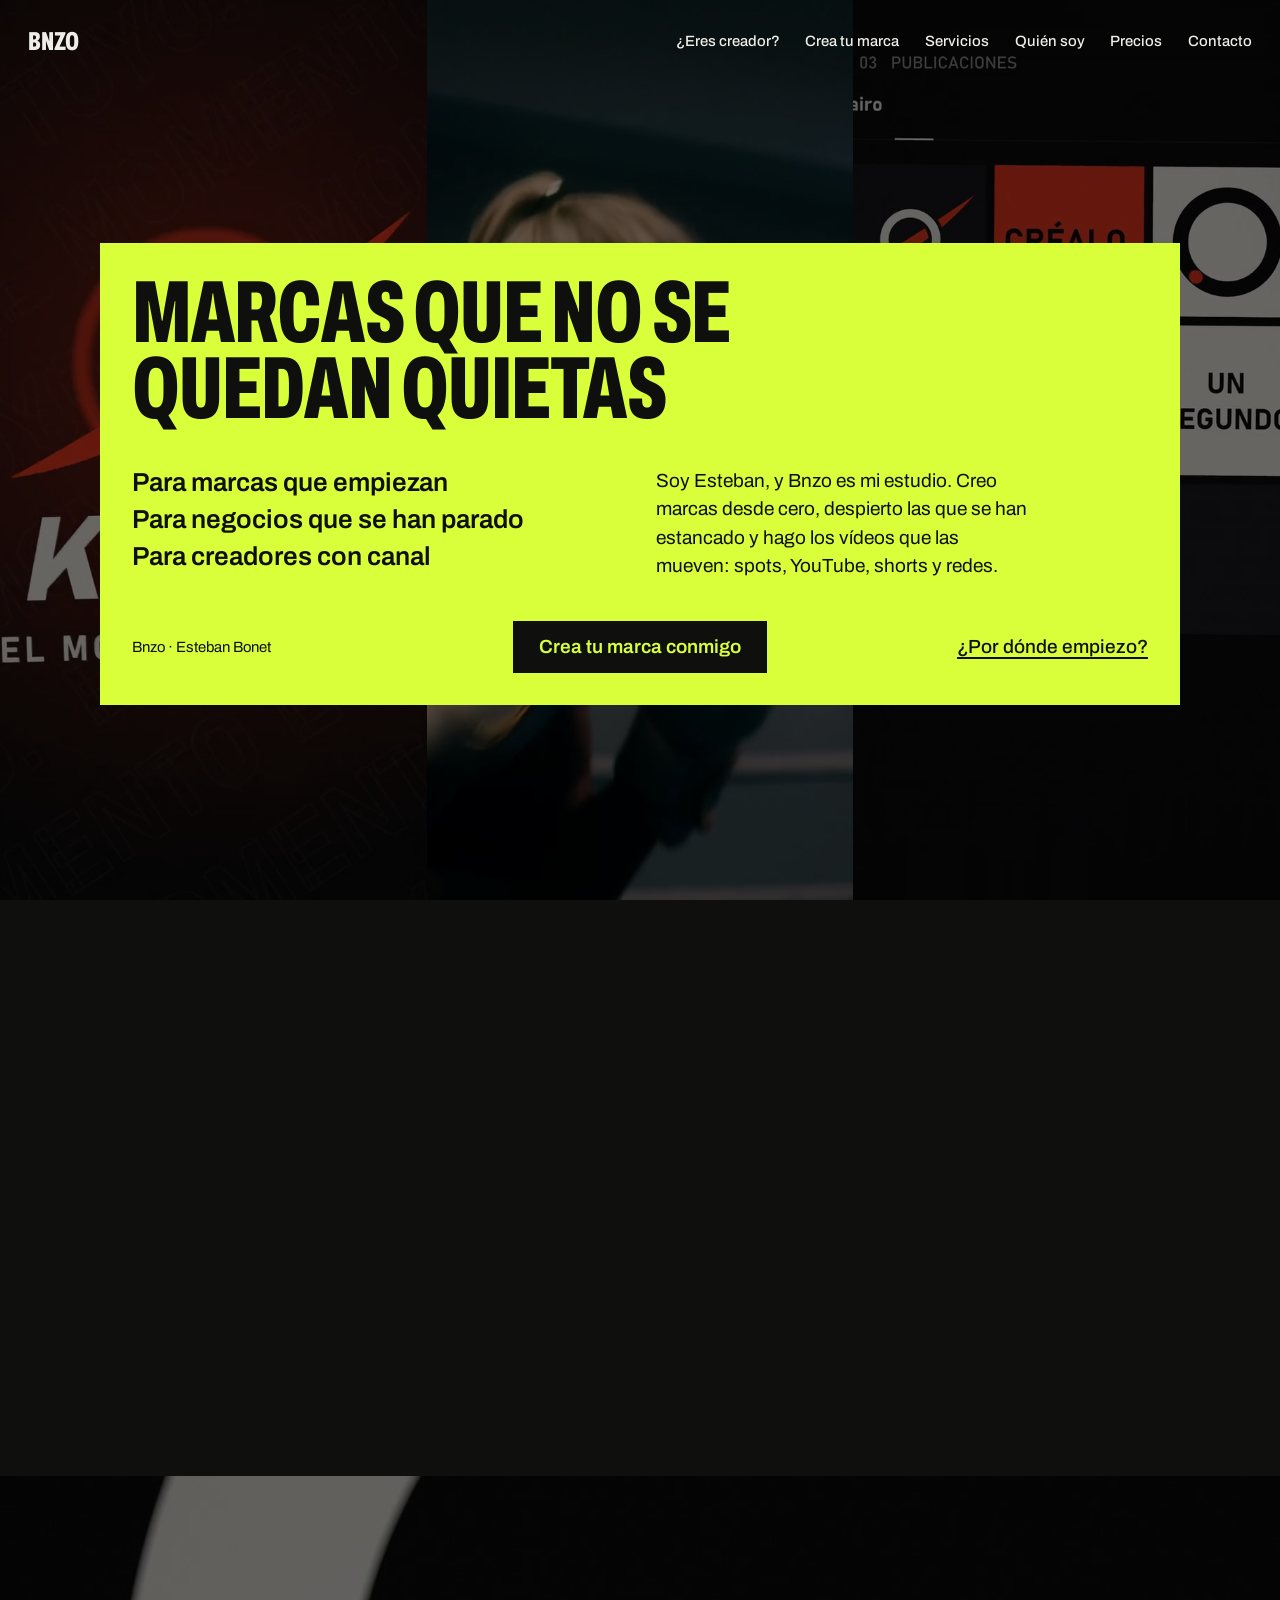
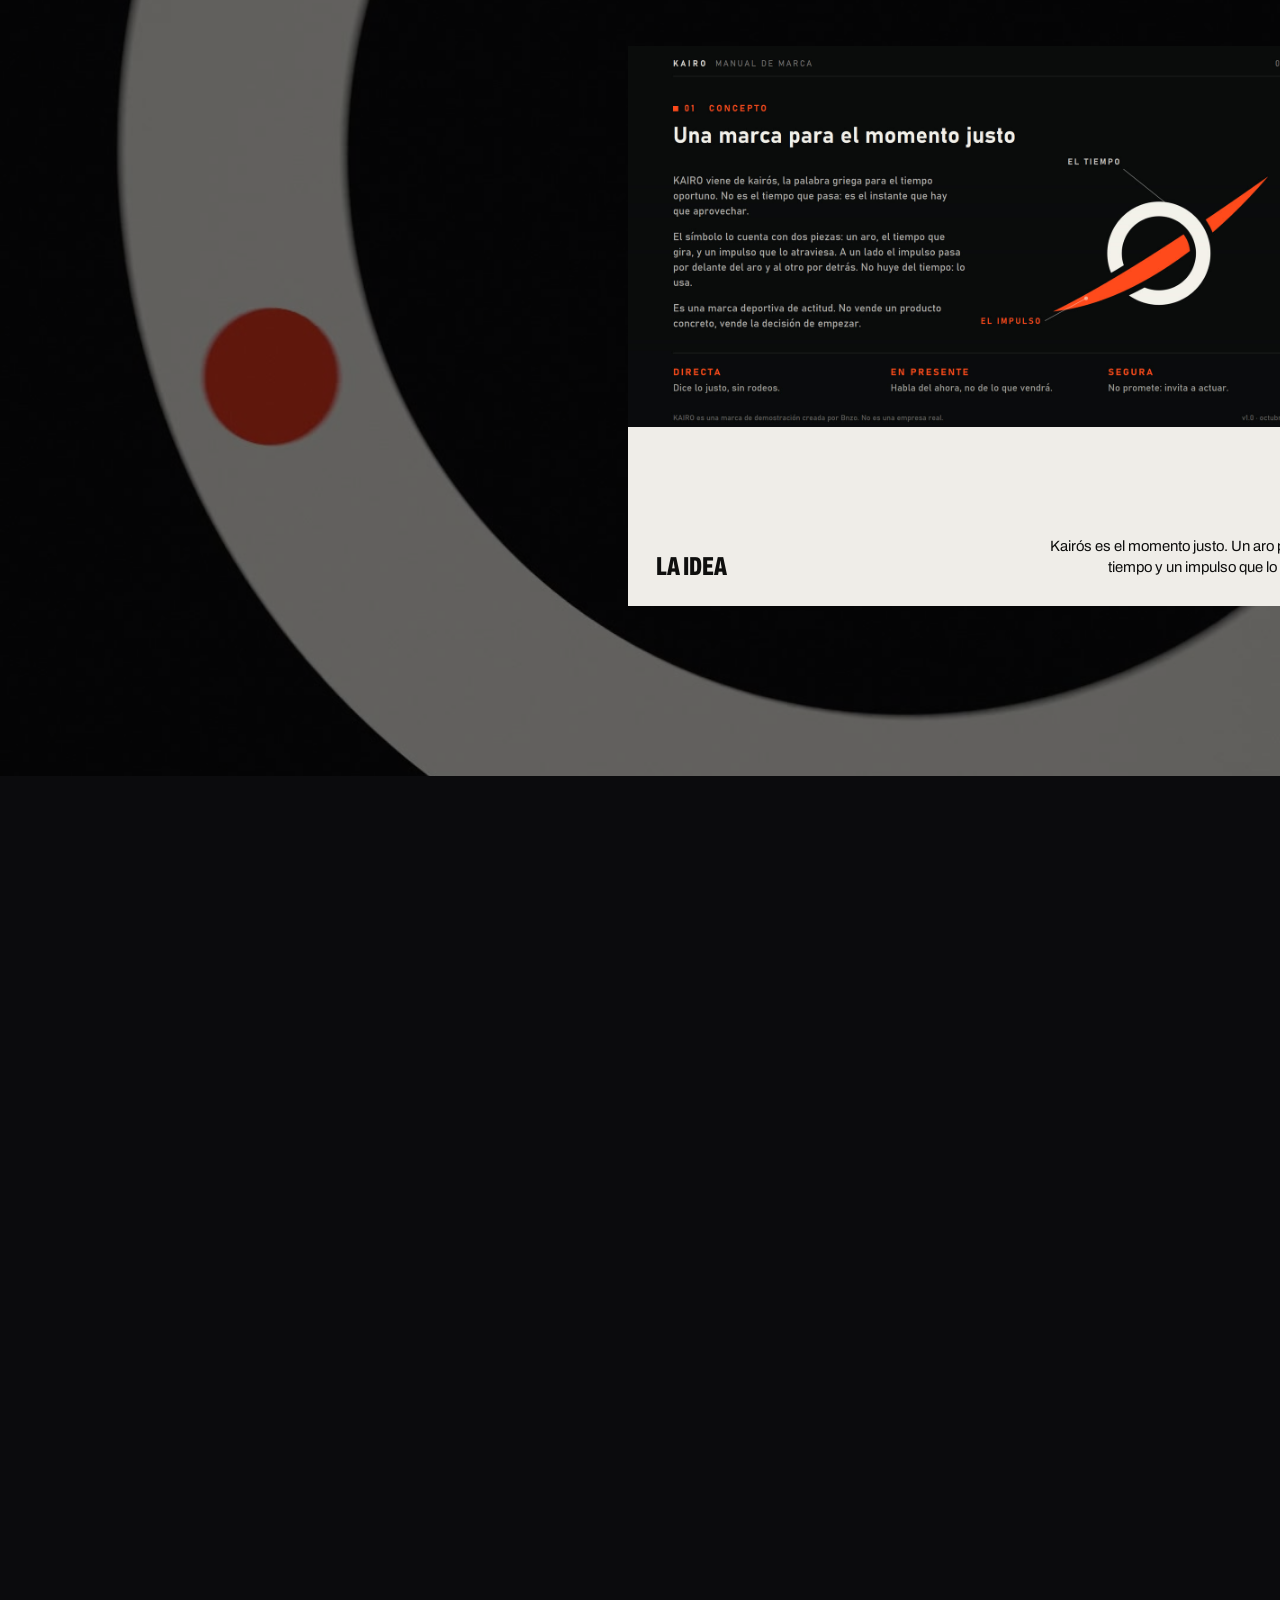
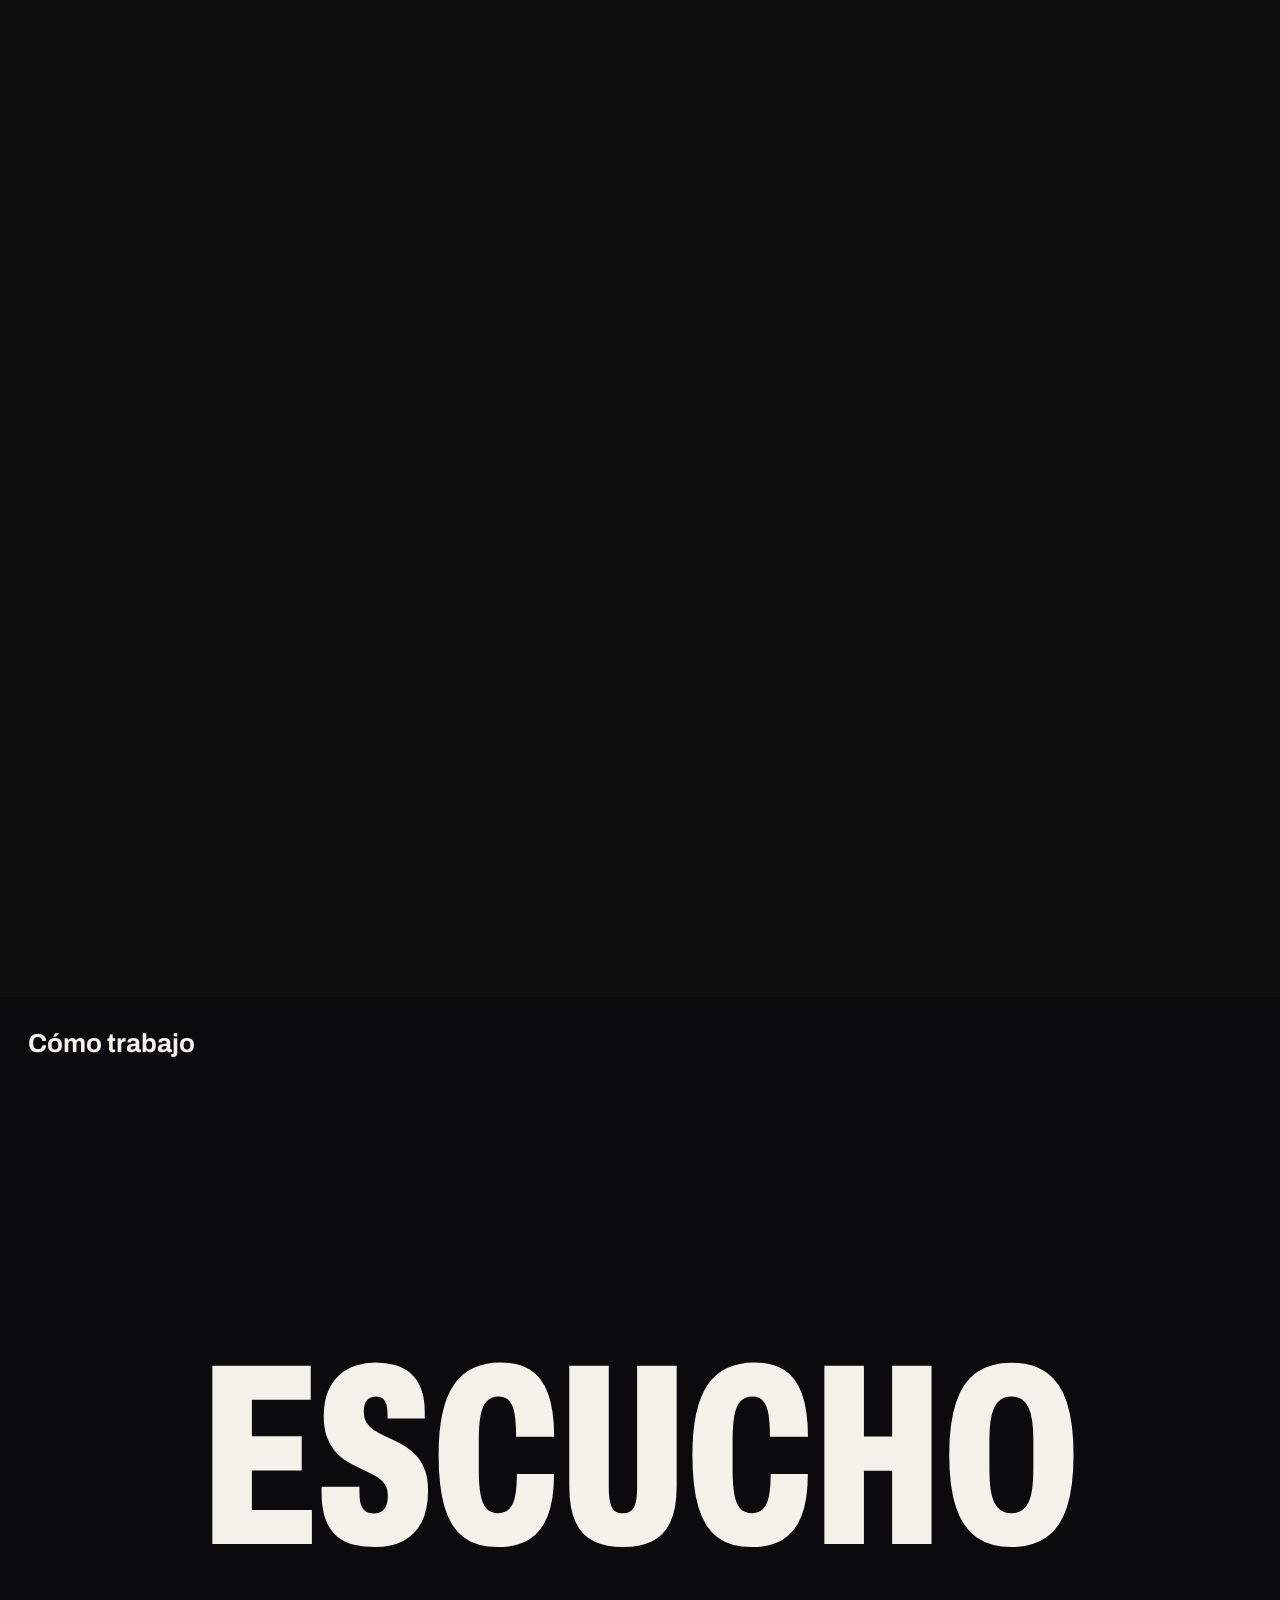
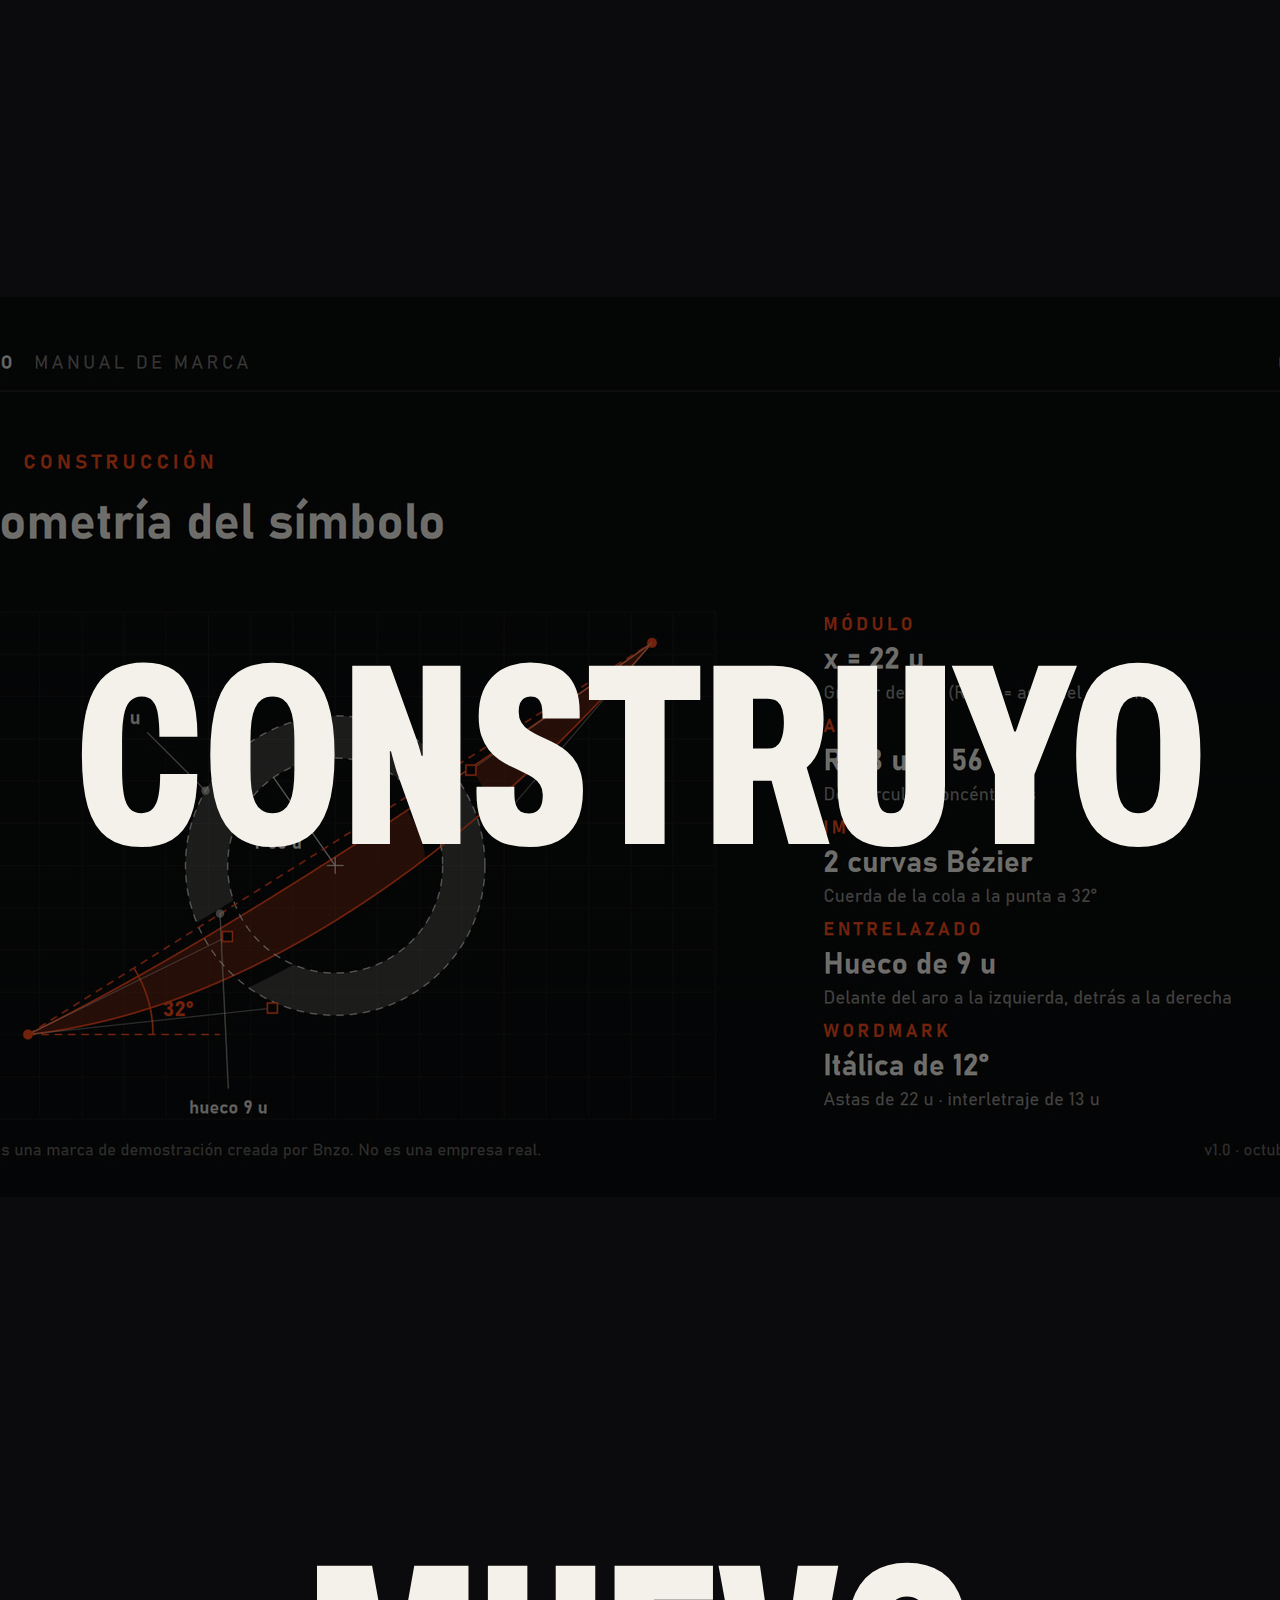
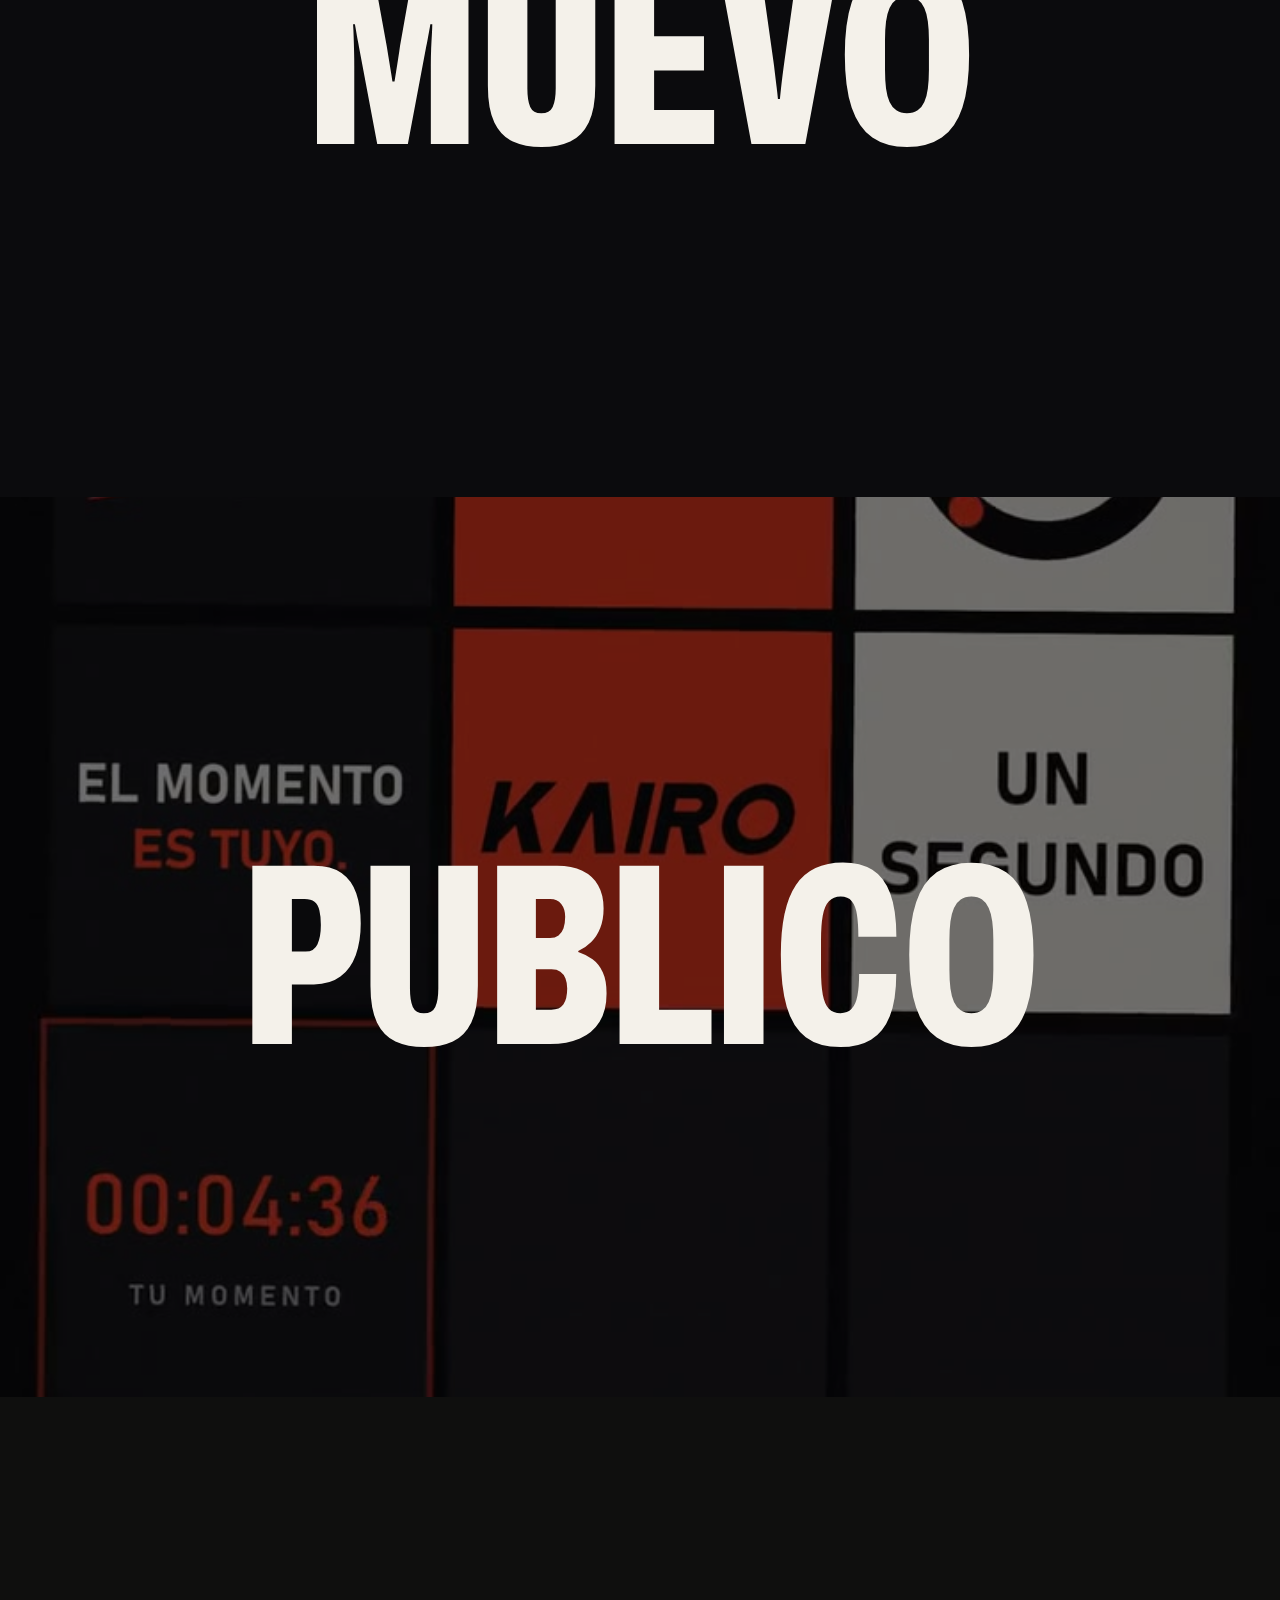
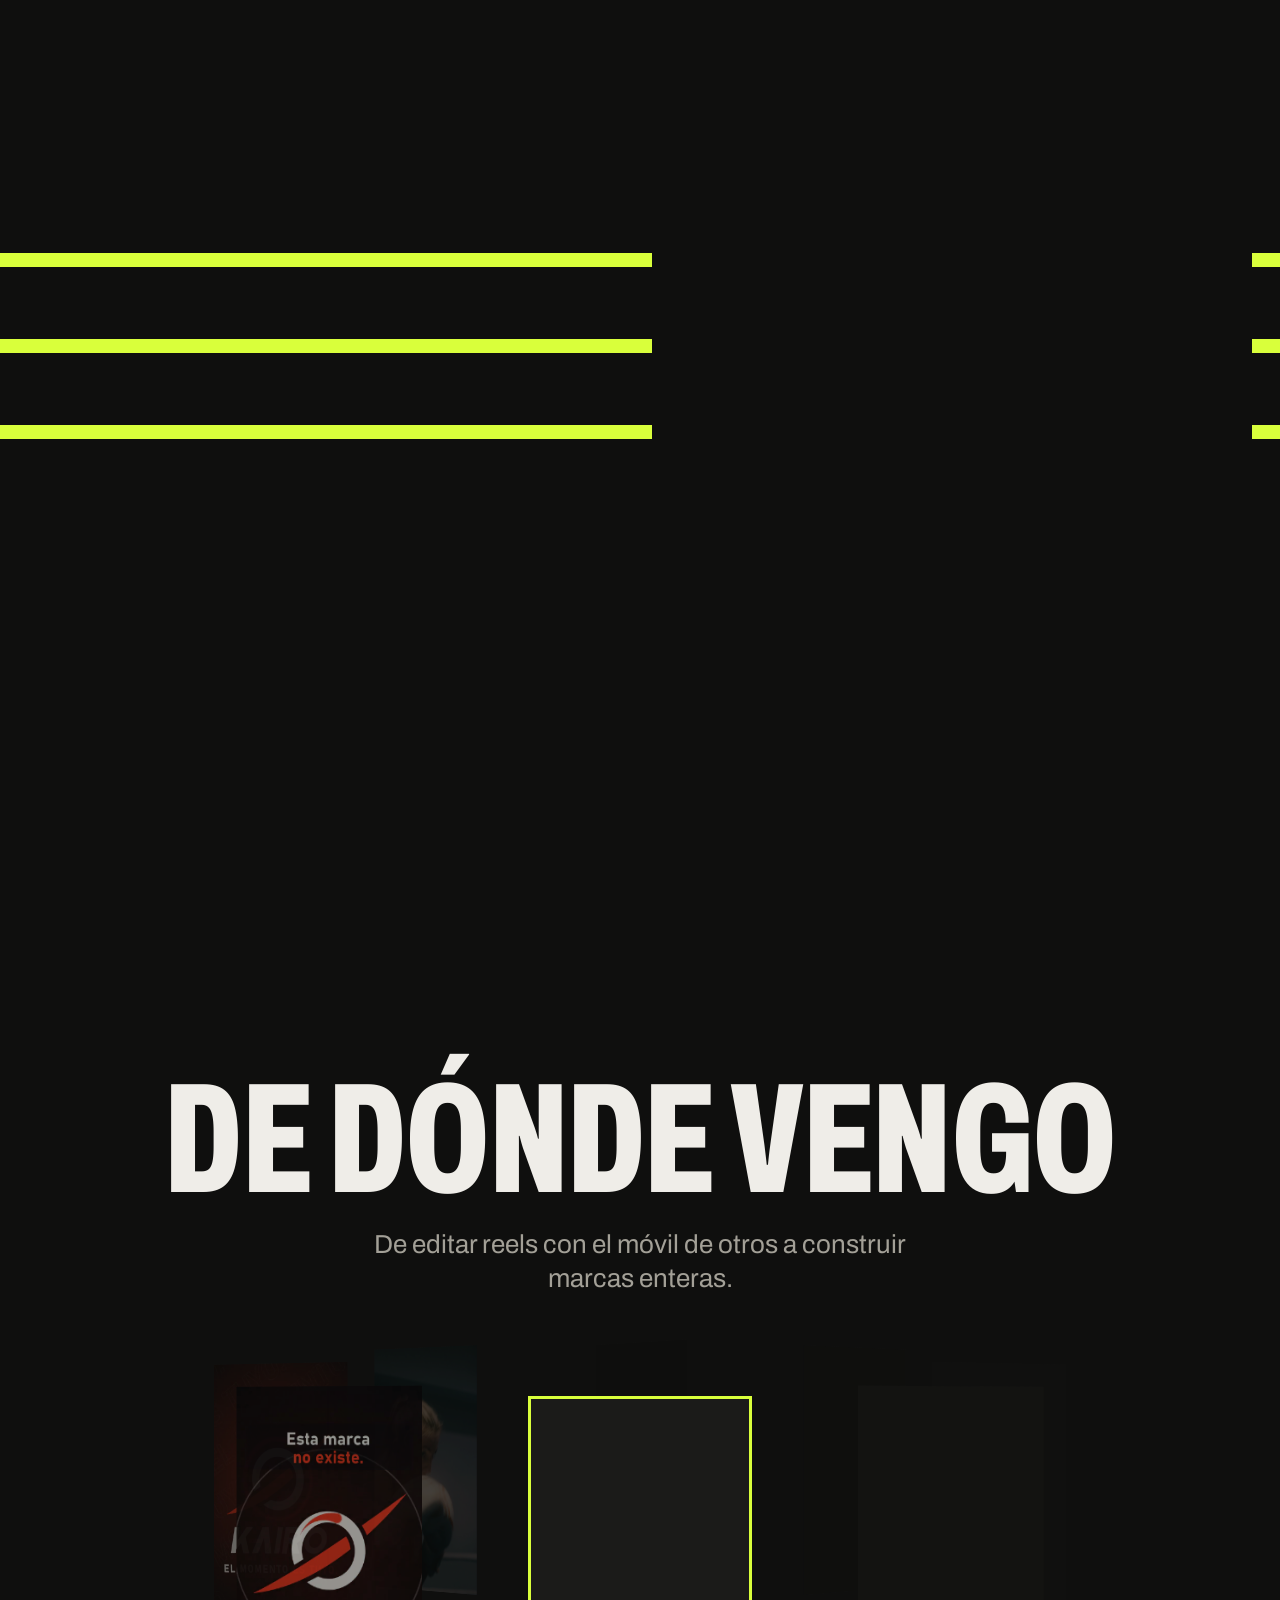
<file: marcas/index.html>
<!doctype html>
<html lang="es">
<head>
  <meta charset="utf-8">
  <meta name="viewport" content="width=device-width,initial-scale=1">
  <title>Marcas · Bnzo · Marcas que no se quedan quietas</title>
  <meta name="description" content="Bnzo es Esteban Bonet: creo marcas desde cero, despierto negocios que se han estancado y hago los vídeos que los mueven. Identidad y manual, spots con motion, vídeos de YouTube, shorts y contenido para redes.">
  <meta name="theme-color" content="#0f0f0e">
  <meta http-equiv="Content-Security-Policy" content="default-src 'self'; script-src 'self'; style-src 'self'; img-src 'self' data:; media-src 'self'; font-src 'self'; connect-src 'self'; frame-src 'none'; object-src 'none'; base-uri 'self'; form-action 'none'">
  <link rel="preload" href="../assets/archivo-latin.woff2" as="font" type="font/woff2" crossorigin>
  <link rel="stylesheet" href="../bnzo.css?v=20261107">
  <script defer src="../bnzo.js?v=20261107"></script>
</head>
<body>
  <a class="skip" href="#contenido">Saltar al contenido</a>

  <header class="bar">
    <a class="wordmark" href="/" aria-label="Bnzo, ir a la portada">BNZO</a>
    <nav aria-label="Principal">
      <a href="/creadores/">¿Eres creador?</a>
      <a href="#marca">Crea tu marca</a>
      <a href="#servicios">Servicios</a>
      <a href="#yo">Quién soy</a>
      <a href="../empezar/">Precios</a>
      <a href="#contacto">Contacto</a>
    </nav>
  </header>

  <main id="contenido">
    <!-- Portada: tarjeta ácida sobre una pared de trabajos -->
    <section id="inicio" class="hero" aria-labelledby="hero-title">
      <div class="hero-wall" aria-hidden="true">
        <video class="auto" muted loop playsinline preload="metadata" poster="../assets/kairo-spot-poster.jpg" data-src="../assets/kairo-spot.mp4"></video>
        <video class="auto" muted loop playsinline preload="metadata" poster="../assets/asalto-spot-poster.jpg" data-src="../assets/asalto-spot.mp4"></video>
        <video class="auto" muted loop playsinline preload="metadata" poster="../assets/kairo-kit-poster.jpg" data-src="../assets/kairo-kit.mp4"></video>
      </div>
      <div class="hero-card" data-reveal>
        <h1 id="hero-title" class="hero-title">Marcas que no se quedan quietas</h1>
        <div class="hero-body">
          <ul class="hero-facts">
            <li>Para marcas que empiezan</li>
            <li>Para negocios que se han parado</li>
            <li>Para creadores con canal</li>
          </ul>
          <p class="hero-sub">Soy Esteban, y Bnzo es mi estudio. Creo marcas desde cero, despierto las que se han estancado y hago los vídeos que las mueven: spots, YouTube, shorts y redes.</p>
        </div>
        <div class="hero-foot">
          <span class="hero-credit">Bnzo · Esteban Bonet</span>
          <a class="btn btn-dark" href="#marca">Crea tu marca conmigo</a>
          <a class="link" href="#punto-de-partida">¿Por dónde empiezo?</a>
        </div>
      </div>
    </section>

    <!-- Dos puntos de partida -->
    <section id="punto-de-partida" class="doors" aria-labelledby="doors-title">
      <h2 id="doors-title" class="sr-only">Dos puntos de partida</h2>
      <a class="door door-new" href="#marca" data-reveal>
        <h3>Empiezas de&nbsp;cero&nbsp;<span aria-hidden="true">→</span></h3>
        <p>Tienes una idea o un negocio recién abierto y nada que lo identifique. Creamos el nombre si hace falta, el logo, el manual, las redes y un spot para presentarlo.</p>
      </a>
      <a class="door door-stuck" href="#servicios" data-reveal>
        <h3>Te has estancado&nbsp;<span aria-hidden="true">→</span></h3>
        <p>Llevas años abierto, pero tu imagen se ha quedado atrás y tus redes no dicen nada. Ordenamos tu marca y te doy contenido cada mes: reels, shorts y vídeos de YouTube.</p>
      </a>
    </section>

    <!-- Crea tu marca conmigo: el caso KAIRO -->
    <section id="marca" class="case" aria-labelledby="case-title">
      <div class="case-run">
        <div class="case-stage">
          <img class="case-ground" src="../assets/kairo-spot-aro2.jpg" alt="" width="1080" height="1920">
          <div class="case-track">
            <div class="case-head" data-reveal>
              <h2 id="case-title">Crea tu marca conmigo</h2>
              <p>KAIRO no existe. La inventé de cero para enseñarte lo que recibe tu negocio: una idea, un logo construido, su manual, sus redes, su anuncio y sus objetos.</p>
              <a class="btn case-cta" href="../kairo/">Ver la web de KAIRO →</a>
            </div>
            <article class="case-card tone-a">
              <img src="../assets/kairo-manual-02.jpg" alt="Página del concepto de KAIRO: el aro y el impulso que lo cruza" width="1600" height="900" loading="lazy">
              <div class="case-panel"><h3>La idea</h3><p>Kairós es el momento justo. Un aro para el tiempo y un impulso que lo cruza.</p></div>
            </article>
            <article class="case-card tone-b">
              <img src="../assets/kairo-manual-03.jpg" alt="Plano de construcción del símbolo con sus medidas y curvas" width="1600" height="900" loading="lazy">
              <div class="case-panel"><h3>El logo, medido</h3><p>Aros de 78 y 56 unidades, cuerda a 32° y cursiva de 12°. Nada está a ojo.</p></div>
            </article>
            <article class="case-card tone-c">
              <img src="../assets/kairo-manual-05.jpg" alt="Las seis versiones del logo KAIRO sobre fondos distintos" width="1600" height="900" loading="lazy">
              <div class="case-panel"><h3>El manual</h3><p>13 páginas: versiones, usos prohibidos, color, letra y voz. Y 24 archivos del logo.</p></div>
            </article>
            <article class="case-card tone-a">
              <img src="../assets/kairo-manual-11.jpg" alt="KAIRO aplicada en redes, tarjeta, cartel y camiseta" width="1600" height="900" loading="lazy">
              <div class="case-panel"><h3>Las redes</h3><p>Perfil, publicaciones, historias y portadas de reel, todo con la misma plantilla.</p></div>
            </article>
            <article class="case-card tone-b">
              <video class="auto" muted loop playsinline preload="none" poster="../assets/kairo-spot-poster.jpg" data-src="../assets/kairo-spot.mp4" aria-label="Spot de 15 segundos de KAIRO"></video>
              <div class="case-panel"><h3>El anuncio</h3><p>Spot de 15 s a 120 BPM. Cada golpe cae en su fotograma, con música hecha para él.</p></div>
            </article>
            <article class="case-card tone-c">
              <img src="../assets/kairo-manual-12.jpg" alt="Gorra, funda de móvil, estuche y llavero con la marca KAIRO" width="1600" height="900" loading="lazy">
              <div class="case-panel"><h3>Fuera de la pantalla</h3><p>Gorra, funda, estuche y llavero. La marca tiene que aguantar también en la mano.</p></div>
            </article>
          </div>
        </div>
      </div>

      <div class="try wrap" aria-labelledby="try-title">
        <figure class="try-stage" id="try-stage" data-bg="noche" data-reveal>
          <img id="try-logo" src="../assets/kairo_horizontal_oscuro.svg" alt="Logo KAIRO horizontal, versión para fondo oscuro" width="838" height="600">
        </figure>
        <div class="try-text" data-reveal>
          <h2 id="try-title">Un logo para cada fondo</h2>
          <p>Elige fondo y forma, y mira qué archivo del manual le toca. En una marca bien hecha nadie tiene que improvisar.</p>
          <div class="try-group" role="group" aria-label="Fondo">
            <button type="button" class="chip" data-bg="noche" aria-pressed="true">Noche</button>
            <button type="button" class="chip" data-bg="hueso" aria-pressed="false">Hueso</button>
            <button type="button" class="chip" data-bg="bermellon" aria-pressed="false">Bermellón</button>
          </div>
          <div class="try-group" role="group" aria-label="Forma">
            <button type="button" class="chip" data-form="horizontal" aria-pressed="true">Horizontal</button>
            <button type="button" class="chip" data-form="vertical" aria-pressed="false">Vertical</button>
            <button type="button" class="chip" data-form="simbolo" aria-pressed="false">Símbolo</button>
          </div>
          <p class="try-file" aria-live="polite">Archivo: <span id="try-file">kairo_horizontal_oscuro.svg</span></p>
        </div>
      </div>

      <div class="get wrap" aria-labelledby="get-title">
        <div class="get-text" data-reveal>
          <h2 id="get-title">Lo que recibes</h2>
          <ul class="get-list">
            <li data-reveal>La idea y el nombre, si aún no lo tienes, con el porqué escrito.</li>
            <li data-reveal>El logo y su construcción, en horizontal, vertical y símbolo.</li>
            <li data-reveal>El manual de marca en PDF: color, letra, versiones, voz y usos prohibidos.</li>
            <li data-reveal>Los archivos en SVG y PNG para fondo claro, oscuro y a una tinta.</li>
            <li data-reveal>El kit de redes: perfil, plantillas de publicación, historias y portadas.</li>
            <li data-reveal>El spot de lanzamiento, con motion y música propia.</li>
            <li data-reveal>Las aplicaciones: tarjeta, cartel, ropa y objetos.</li>
            <li data-reveal>La web de la marca, con movimiento y hecha a medida, como la de KAIRO.</li>
          </ul>
          <div class="get-actions">
            <a class="btn" href="mailto:esteban@bnzoedit.online?subject=Quiero%20crear%20mi%20marca&amp;body=Hola%20Esteban%2C%20mi%20negocio%20es%3A%20">Quiero mi marca</a>
            <a class="link" href="../kairo/">Visitar la web de KAIRO</a>
            <a class="link" href="../assets/KAIRO_manual_de_marca.pdf">Abrir el manual de KAIRO (PDF, 13 páginas)</a>
          </div>
        </div>
        <figure class="get-media" data-reveal>
          <video controls muted playsinline preload="none" poster="../assets/kairo-proceso-poster.jpg" src="../assets/kairo-proceso.mp4" aria-label="Reel «Esta marca no existe»: el proceso de KAIRO en 30 segundos"></video>
          <figcaption>«Esta marca no existe»: el proceso entero en 30 segundos.</figcaption>
        </figure>
      </div>
    </section>

    <!-- Trabajos: índice pequeño, imagen grande -->
    <section id="trabajos" class="work" aria-labelledby="work-title">
      <div class="work-side">
        <h2 id="work-title" data-reveal>Trabajos</h2>
        <div class="work-index" role="tablist" aria-label="Elige un trabajo" aria-orientation="vertical" data-reveal>
          <button type="button" role="tab" id="t-kairo" aria-selected="true" aria-controls="work-media" data-web="../kairo/" data-video="../assets/kairo-spot.mp4" data-poster="../assets/kairo-spot-poster.jpg" data-note="Marca de demostración creada de cero: logo, manual, redes y spot."><span class="w-name">KAIRO</span><span class="w-tags">Marca · spot · redes</span></button>
          <button type="button" role="tab" id="t-umbral" aria-selected="false" tabindex="-1" aria-controls="work-media" data-web="../umbral/" data-video="../assets/umbral-spot.mp4" data-poster="../assets/umbral-spot-poster.jpg" data-note="Marca ficticia de mudanzas. Planos de Pexels (RDNE Stock project); marca y música propias."><span class="w-name">UMBRAL</span><span class="w-tags">Marca · spot de servicio</span></button>
          <button type="button" role="tab" id="t-firme" aria-selected="false" tabindex="-1" aria-controls="work-media" data-web="../firme/" data-video="../assets/firme-spot.mp4" data-poster="../assets/firme-spot-poster.jpg" data-note="Marca ficticia inmobiliaria. Planos de Pexels; marca y música propias."><span class="w-name">FIRME</span><span class="w-tags">Marca · spot de servicio</span></button>
          <button type="button" role="tab" id="t-rato" aria-selected="false" tabindex="-1" aria-controls="work-media" data-web="../rato/" data-video="../assets/rato-spot.mp4" data-poster="../assets/rato-spot-poster.jpg" data-note="Marca ficticia de cafetería. Planos de Pexels; marca y música propias."><span class="w-name">RATO</span><span class="w-tags">Marca · spot de servicio</span></button>
          <button type="button" role="tab" id="t-asalto" aria-selected="false" tabindex="-1" aria-controls="work-media" data-video="../assets/asalto-spot.mp4" data-poster="../assets/asalto-spot-poster.jpg" data-note="Marca ficticia de boxeo. Planos de Pexels; música, marca y efectos propios."><span class="w-name">ASALTO</span><span class="w-tags">Spot · motion</span></button>
          <button type="button" role="tab" id="t-eventos" aria-selected="false" tabindex="-1" aria-controls="work-media" data-video="../assets/eventos-spot.mp4" data-poster="../assets/eventos-spot-poster.jpg" data-note="Pieza propia para promotoras y salas: tipografía cinética a 160 BPM, música original."><span class="w-name">Eventos</span><span class="w-tags">Tipografía cinética</span></button>
          <button type="button" role="tab" id="t-fisio" aria-selected="false" tabindex="-1" aria-controls="work-media" data-video="../assets/fisiofamily-spot.mp4" data-poster="../assets/fisiofamily-spot-poster.jpg" data-note="Marca ficticia de fisioterapia. Planos de Pexels (Kampus Production, Ekaterina Bolovtsova, Klaus Nielsen)."><span class="w-name">Fisiofamily</span><span class="w-tags">Spot horizontal</span></button>
          <button type="button" role="tab" id="t-gym" aria-selected="false" tabindex="-1" aria-controls="work-media" data-video="../assets/gimnasio-pata.mp4" data-poster="../assets/gimnasio-pata-poster.jpg" data-note="Muestra de contenido orgánico para un gimnasio. Planos de Pexels; música «Pa Ta», de Infraction y Emerel Gray."><span class="w-name">Gimnasio</span><span class="w-tags">Contenido orgánico</span></button>
          <button type="button" role="tab" id="t-yo" aria-selected="false" tabindex="-1" aria-controls="work-media" data-video="../assets/sobre-mi.mp4" data-poster="../assets/sobre-mi-poster.jpg" data-note="Mi presentación: vertical, con voz y subtítulos."><span class="w-name">Sobre mí</span><span class="w-tags">Short con voz</span></button>
        </div>
      </div>
      <figure data-reveal class="work-media" id="work-media" role="tabpanel" aria-labelledby="t-kairo">
        <video id="work-video" muted loop playsinline preload="metadata" poster="../assets/kairo-spot-poster.jpg" src="../assets/kairo-spot.mp4"></video>
        <button type="button" class="sound" id="work-sound" aria-pressed="false">Activar sonido</button>
        <figcaption><span id="work-note">Marca de demostración creada de cero: logo, manual, redes y spot.</span> <a class="work-web" id="work-web" href="../kairo/">Ver la web de KAIRO →</a></figcaption>
      </figure>
    </section>

    <!-- Servicios: una hoja de color por servicio -->
    <section id="servicios" class="services" aria-labelledby="services-title">
      <h2 id="services-title" class="wrap" data-reveal>Lo que hago</h2>
      <div class="sheets">
        <article data-reveal class="sheet s1">
          <h3>Marca desde cero</h3>
          <p>Nombre, logo, manual, colores, letra y plantillas de redes. Todo sale de una idea y todo encaja con todo.</p>
          <img src="../assets/kairo-manual-07.jpg" alt="Página de color del manual de KAIRO: noche, hueso y bermellón" width="1600" height="900" loading="lazy">
        </article>
        <article data-reveal class="sheet s2">
          <h3>Contenido para redes</h3>
          <p>Reels y carruseles cada mes, con tu marca. Grabas con el móvil lo que pasa en tu negocio y yo lo monto, lo animo y te lo dejo listo para publicar.</p>
          <img src="../assets/gimnasio-pata-poster.jpg" alt="Fotograma de la muestra de contenido para gimnasios" width="720" height="1280" loading="lazy">
        </article>
        <article data-reveal class="sheet s3">
          <h3>Vídeos para YouTube</h3>
          <p>Vídeos horizontales con guion, ritmo, rótulos y miniatura. Es lo que hago en mi propio canal, SCRIPTUM GAMING, así que sé lo que cuesta que alguien se quede hasta el final.</p>
          <img class="pos-left" src="../assets/scriptum-ep01.jpg" alt="Miniatura del episodio «La misma espada» de SCRIPTUM GAMING" width="1280" height="720" loading="lazy">
        </article>
        <article data-reveal class="sheet s4">
          <h3>Shorts y clips</h3>
          <p>Saco los mejores momentos de tus vídeos largos, directos o podcasts y los monto en vertical, con subtítulos, para Shorts, Reels y TikTok.</p>
          <img src="../assets/sobre-mi-poster.jpg" alt="Fotograma de un short vertical con subtítulos de Esteban" width="720" height="1280" loading="lazy">
        </article>
        <article data-reveal class="sheet s5">
          <h3>Spots con motion</h3>
          <p>Anuncios de 15 a 30 segundos con tipografía animada, efectos y música hecha para la pieza. Con tus grabaciones o con stock con licencia.</p>
          <img src="../assets/eventos-spot-poster.jpg" alt="Fotograma del spot de tipografía cinética para eventos" width="1280" height="720" loading="lazy">
        </article>
      </div>
    </section>

    <!-- Cómo trabajo: un verbo cada vez -->
    <section id="proceso" class="verbs" aria-labelledby="verbs-title">
      <h2 id="verbs-title" class="verbs-title">Cómo trabajo</h2>
      <div class="verb">
        <img src="../assets/esteban-retrato.jpg" alt="Esteban en su mesa de trabajo" width="840" height="1050" loading="lazy">
        <div class="verb-word"><h3>Escucho</h3></div>
        <p class="verb-line" data-reveal>15 minutos de llamada: qué haces, a quién le hablas y qué quieres que sientan al verte.</p>
      </div>
      <div class="verb">
        <img src="../assets/kairo-manual-03.jpg" alt="Construcción geométrica del símbolo de KAIRO" width="1600" height="900" loading="lazy">
        <div class="verb-word"><h3>Construyo</h3></div>
        <p class="verb-line" data-reveal>Idea, logo y manual. Cada decisión tiene su porqué y queda por escrito.</p>
      </div>
      <div class="verb">
        <img src="../assets/kairo-kit-construccion.jpg" alt="Fotograma del logo de KAIRO animándose" width="720" height="1280" loading="lazy">
        <div class="verb-word"><h3>Muevo</h3></div>
        <p class="verb-line" data-reveal>La marca se anima: logo, rótulos, transiciones y un spot para presentarla.</p>
      </div>
      <div class="verb">
        <img src="../assets/kairo-kit-poster.jpg" alt="Cuadrícula de publicaciones de KAIRO en redes" width="720" height="1280" loading="lazy">
        <div class="verb-word"><h3>Publico</h3></div>
        <p class="verb-line" data-reveal>Te llevas el kit de redes listo y, si quieres, contenido cada mes en la misma línea.</p>
      </div>
    </section>

    <!-- Quién soy: entre las cuerdas -->
    <section id="yo" class="me" aria-labelledby="me-title">
      <div class="ropes" aria-hidden="true"><span></span><span></span><span></span></div>
      <figure class="me-photo">
        <img src="../assets/esteban-retrato.jpg" alt="Retrato de Esteban Bonet en su mesa de trabajo" width="840" height="1050" loading="lazy">
      </figure>
      <div class="me-text">
        <h2 id="me-title" data-reveal>Rebelde, entre las cuerdas</h2>
        <p class="me-lead" data-reveal>Soy curioso, apasionado y tengo una ambición que no me cabe en la mesa.</p>
        <p data-reveal>Mi único rival es el Esteban de ayer. Cada proyecto tiene que ganarle al anterior, y no lo entrego hasta sentirme orgulloso de él.</p>
        <p data-reveal>Soy rebelde con las ideas y formal con todo lo demás: contesto rápido, cumplo fechas y hago lo que digo. Me salgo de la plantilla, no del ring.</p>
        <p data-reveal>Bnzo es mi salto. Dejo de ser solo editor para dedicarme a lo que quiero hacer: construir marcas. La primera es la mía.</p>
      </div>
    </section>

    <!-- De dónde vengo: las piezas giran en un anillo; la de delante se reproduce -->
    <section id="origen" class="log" aria-labelledby="log-title">
      <div class="log-head">
        <h2 id="log-title">De dónde vengo</h2>
        <p>De editar reels con el móvil de otros a construir marcas enteras.</p>
      </div>
      <div class="orbit" id="orbit" aria-roledescription="carrusel" aria-label="Mi camino, de la primera pieza a la última">
        <ol class="log-list">
          <li class="log-item" data-video="../assets/natur-final.mp4">
            <figure class="log-card"><img src="../assets/natur-poster.jpg" alt="Fotograma del borrador Natur: agua y naturaleza" width="720" height="1280" loading="lazy"></figure>
            <div class="log-text">
              <h3>Natur</h3>
              <p class="log-role">Borrador · BNZOEDIT</p>
              <p>Planos de agua y naturaleza montados al ritmo de la respiración, dejando que la imagen hable sola.</p>
            </div>
          </li>
          <li class="log-item" data-video="../assets/pulso-tren.mp4">
            <figure class="log-card"><img src="../assets/pulso-tren-poster.jpg" alt="Fotograma del borrador «El pulso invisible», trayectos en tren" width="720" height="1280" loading="lazy"></figure>
            <div class="log-text">
              <h3>El pulso invisible</h3>
              <p class="log-role">Borrador · historia corta</p>
              <p>Trayectos de tren convertidos en una historia con principio y final en menos de un minuto.</p>
            </div>
          </li>
          <li class="log-item" data-video="../assets/cafe-reel.mp4">
            <figure class="log-card"><img src="../assets/cafe-reel-poster.jpg" alt="Fotograma del reel para una cafetería" width="720" height="1280" loading="lazy"></figure>
            <div class="log-text">
              <h3>Café</h3>
              <p class="log-role">Borrador · reel de negocio</p>
              <p>Un reel para una cafetería, montado con planos de móvil.</p>
            </div>
          </li>
          <li class="log-item" data-video="../assets/barberia-reel.mp4">
            <figure class="log-card"><img src="../assets/barberia-reel-poster.jpg" alt="Fotograma del comercial para una barbería" width="720" height="1280" loading="lazy"></figure>
            <div class="log-text">
              <h3>Barbería</h3>
              <p class="log-role">Borrador · comercial</p>
              <p>Un comercial vertical para una barbería: el salto de editar momentos a vender un negocio.</p>
            </div>
          </li>
          <li class="log-item">
            <figure class="log-card"><img class="wide" src="../assets/scriptum-ep01.jpg" alt="Miniatura de «La misma espada», primer episodio de SCRIPTUM GAMING" width="1280" height="720" loading="lazy"></figure>
            <div class="log-text">
              <h3>SCRIPTUM GAMING</h3>
              <p class="log-role">27 de octubre · mi canal</p>
              <p>Abrí mi propio canal de YouTube de lore de videojuegos. Ahí entreno guion, voz y montaje largo.</p>
            </div>
          </li>
          <li class="log-item" data-video="../assets/asalto-spot.mp4">
            <figure class="log-card"><img src="../assets/asalto-spot-poster.jpg" alt="Fotograma del spot de boxeo ASALTO" width="720" height="1280" loading="lazy"></figure>
            <div class="log-text">
              <h3>ASALTO</h3>
              <p class="log-role">30 de octubre · spot</p>
              <p>El spot de boxeo pasó por 14 versiones hasta la definitiva.</p>
            </div>
          </li>
          <li class="log-item" data-video="../assets/kairo-spot.mp4">
            <figure class="log-card"><img src="../assets/kairo-spot-poster.jpg" alt="Cierre del spot de KAIRO con su eslogan" width="720" height="1280" loading="lazy"></figure>
            <div class="log-text">
              <h3>KAIRO</h3>
              <p class="log-role">30 de octubre · marca</p>
              <p>Spot, kit de redes y manual de 13 páginas en el mismo día.</p>
            </div>
          </li>
          <li class="log-item" data-video="../assets/kairo-proceso.mp4">
            <figure class="log-card"><img src="../assets/kairo-proceso-poster.jpg" alt="Portada del reel «Esta marca no existe»" width="720" height="1280" loading="lazy"></figure>
            <div class="log-text">
              <h3>Bnzo</h3>
              <p class="log-role">31 de octubre · el salto</p>
              <p>Quito el «edit» del nombre. A partir de aquí, Bnzo hace marcas. La siguiente puede ser la tuya.</p>
            </div>
          </li>
        </ol>
      </div>
    </section>

    <!-- Contacto -->
    <section id="contacto" class="contact" aria-labelledby="contact-title">
      <h2 id="contact-title" class="contact-lead">¿Empiezas o te has estancado? Cuéntamelo y lo hablamos en 15 minutos.</h2>
      <a class="contact-mail" href="mailto:esteban@bnzoedit.online?subject=Hablemos%20de%20mi%20marca">esteban@<wbr>bnzoedit.online</a>
      <div class="contact-foot">
        <p><a href="../empezar/">¿Ya sabes lo que quieres? Mira precios y haz tu encargo →</a></p>
        <p><a href="https://wa.me/34656913425?text=Hola%20Esteban%2C%20vi%20tu%20web%20y%20quiero%20hablar%20de%20mi%20marca." target="_blank" rel="noopener noreferrer">WhatsApp</a></p>
        <p><a href="https://www.instagram.com/bnzoedit" target="_blank" rel="noopener noreferrer">Instagram</a> · <a href="https://www.youtube.com/@scriptumgaming" target="_blank" rel="noopener noreferrer">YouTube: SCRIPTUM GAMING</a> · <a href="https://www.tiktok.com/@recortia_" target="_blank" rel="noopener noreferrer">Recortia</a></p>
      </div>
    </section>
  </main>

  <footer class="foot">
    <p class="foot-mark" aria-hidden="true">BNZO</p>
    <div class="foot-row">
      <p>© 2026 Esteban Bonet. KAIRO, ASALTO y Fisiofamily son marcas de demostración.</p>
      <p><a href="../legal.html#aviso-legal">Aviso legal</a> · <a href="../legal.html#privacidad">Privacidad</a> · <a href="../legal.html#cookies">Cookies</a></p>
    </div>
  </footer>
</body>
</html>
</file>
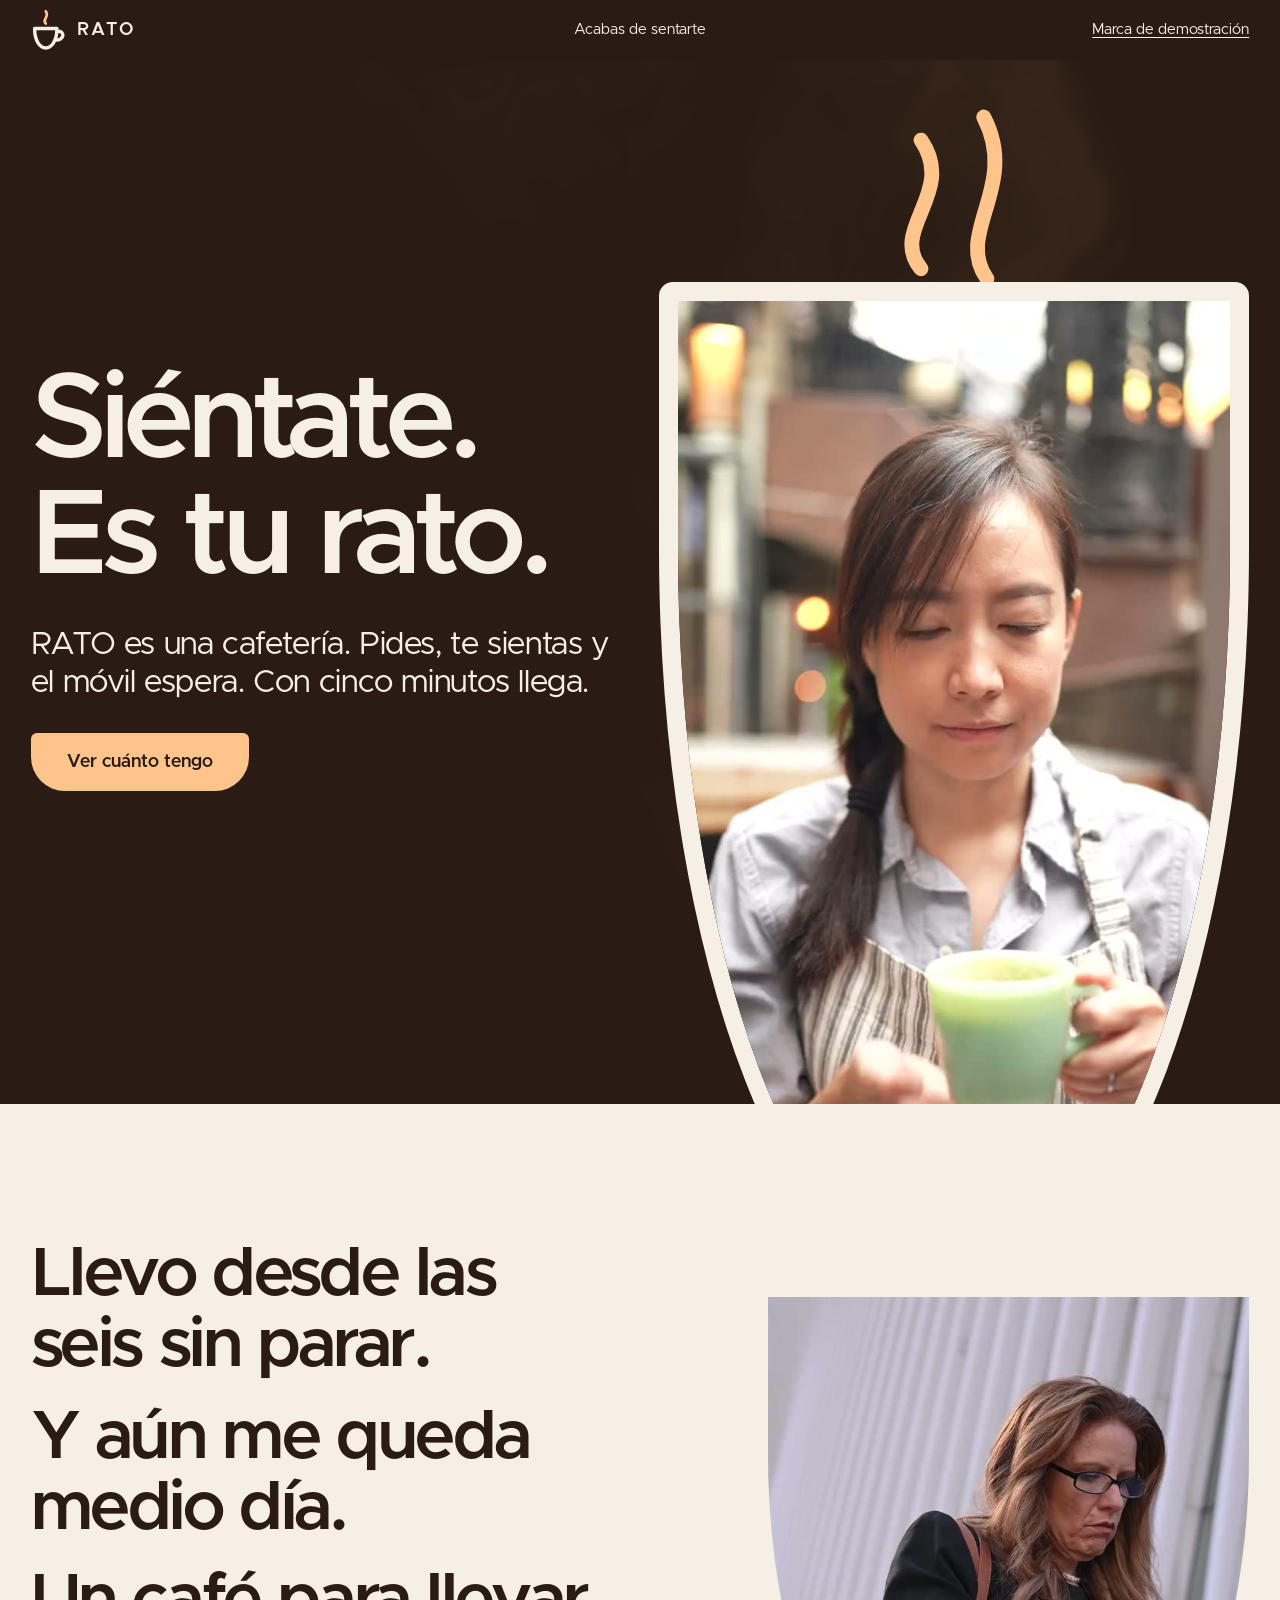
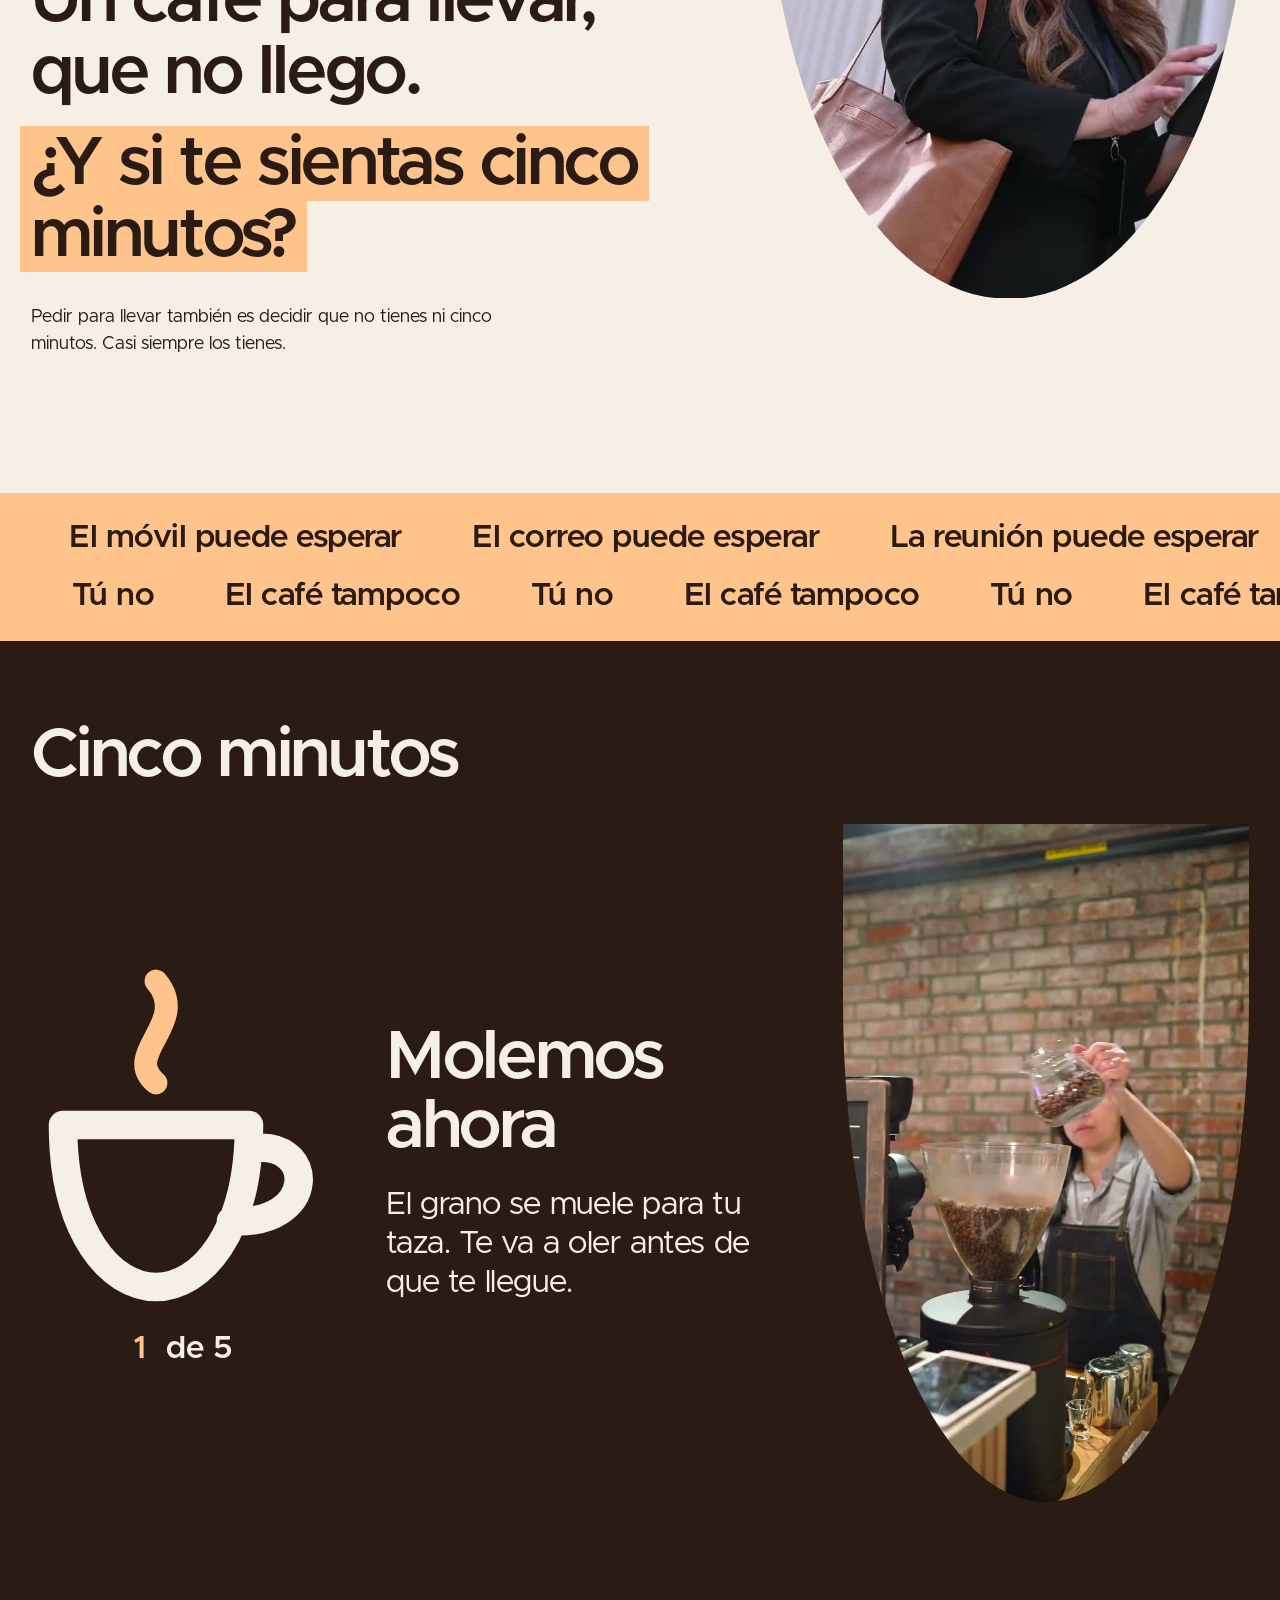
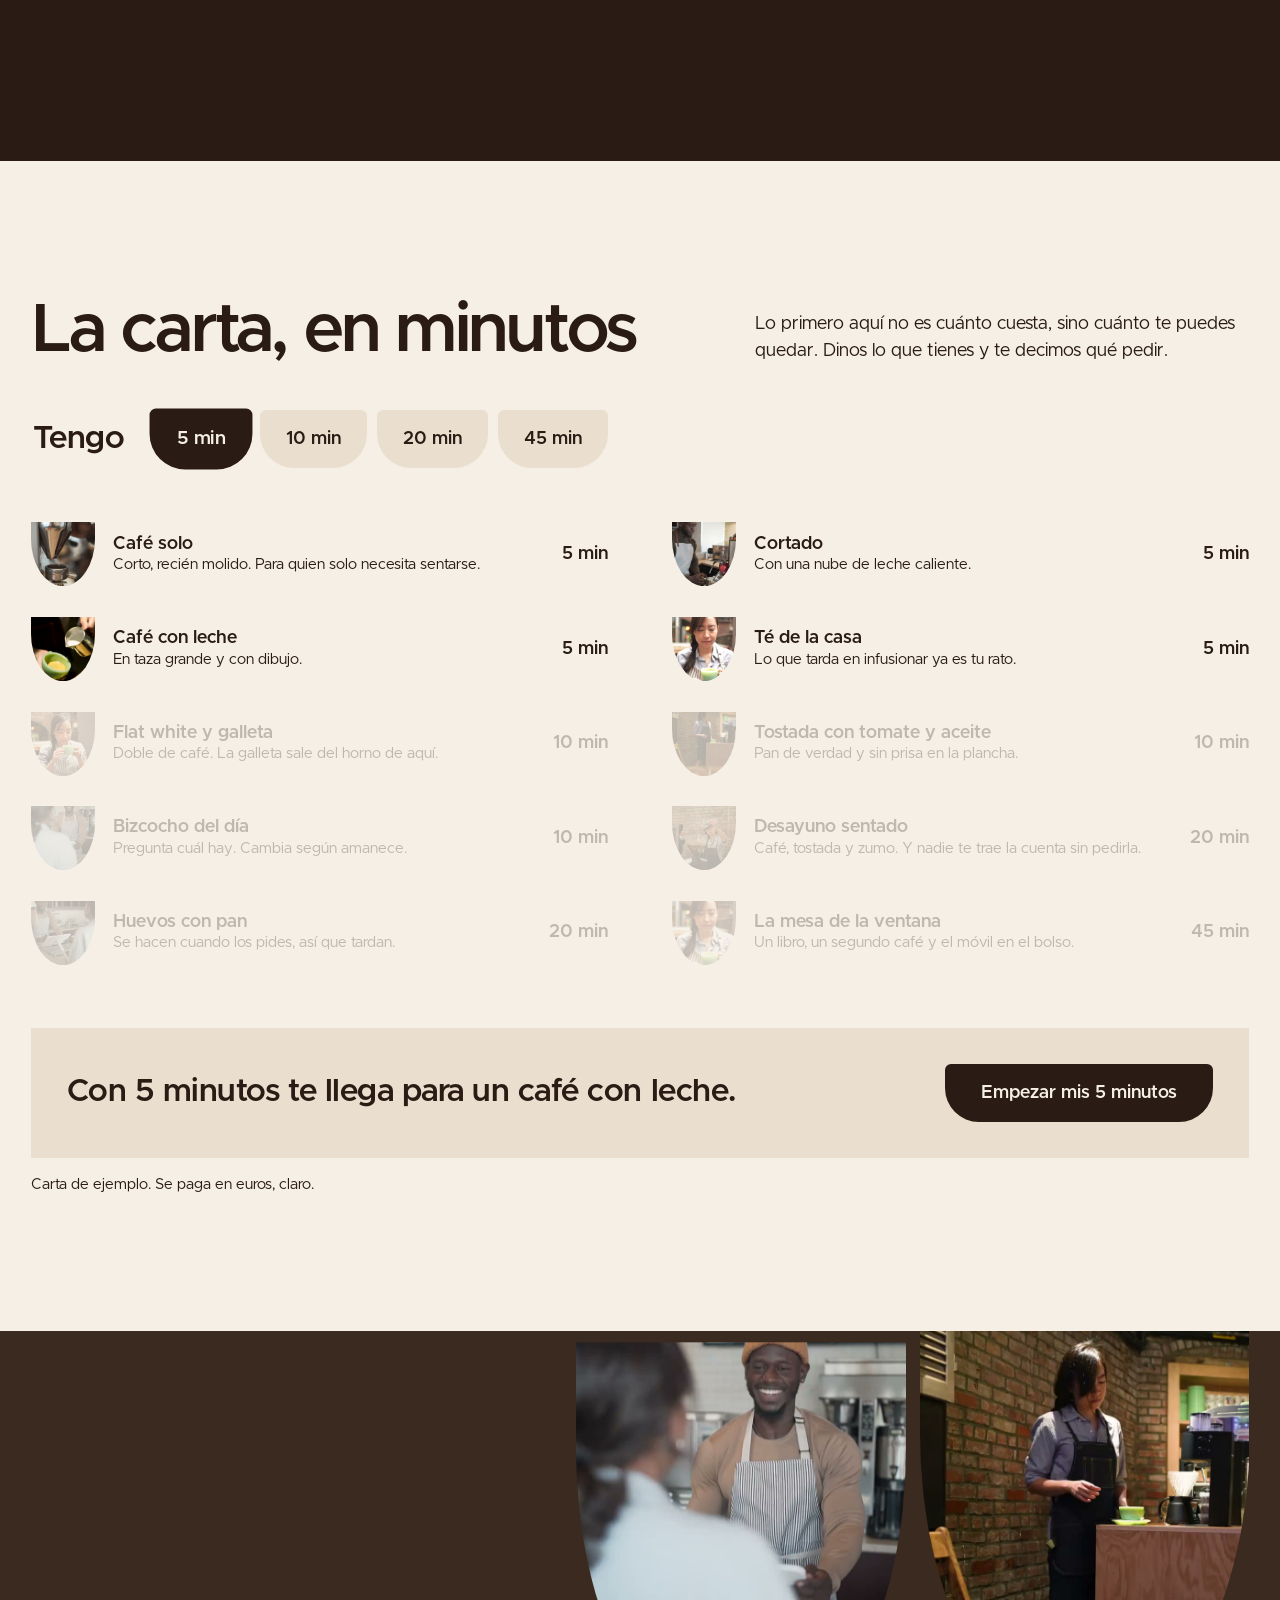
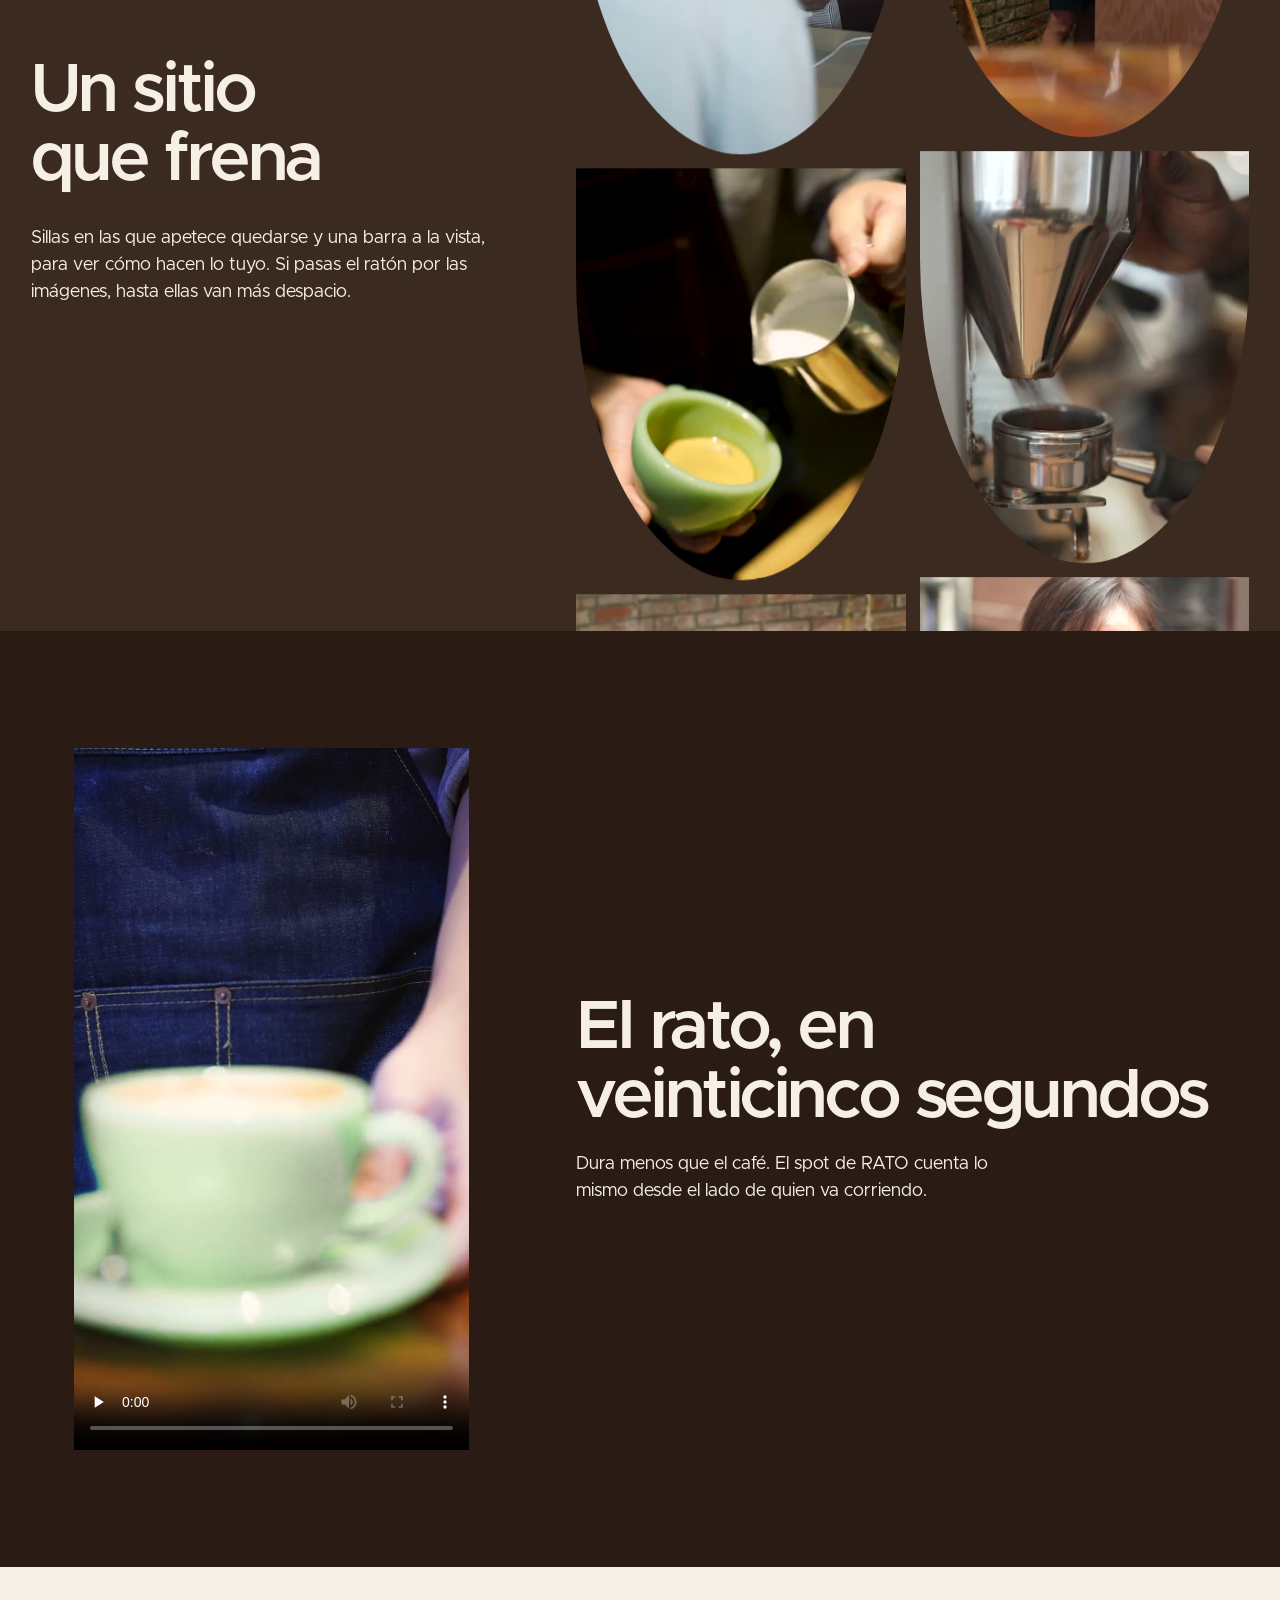
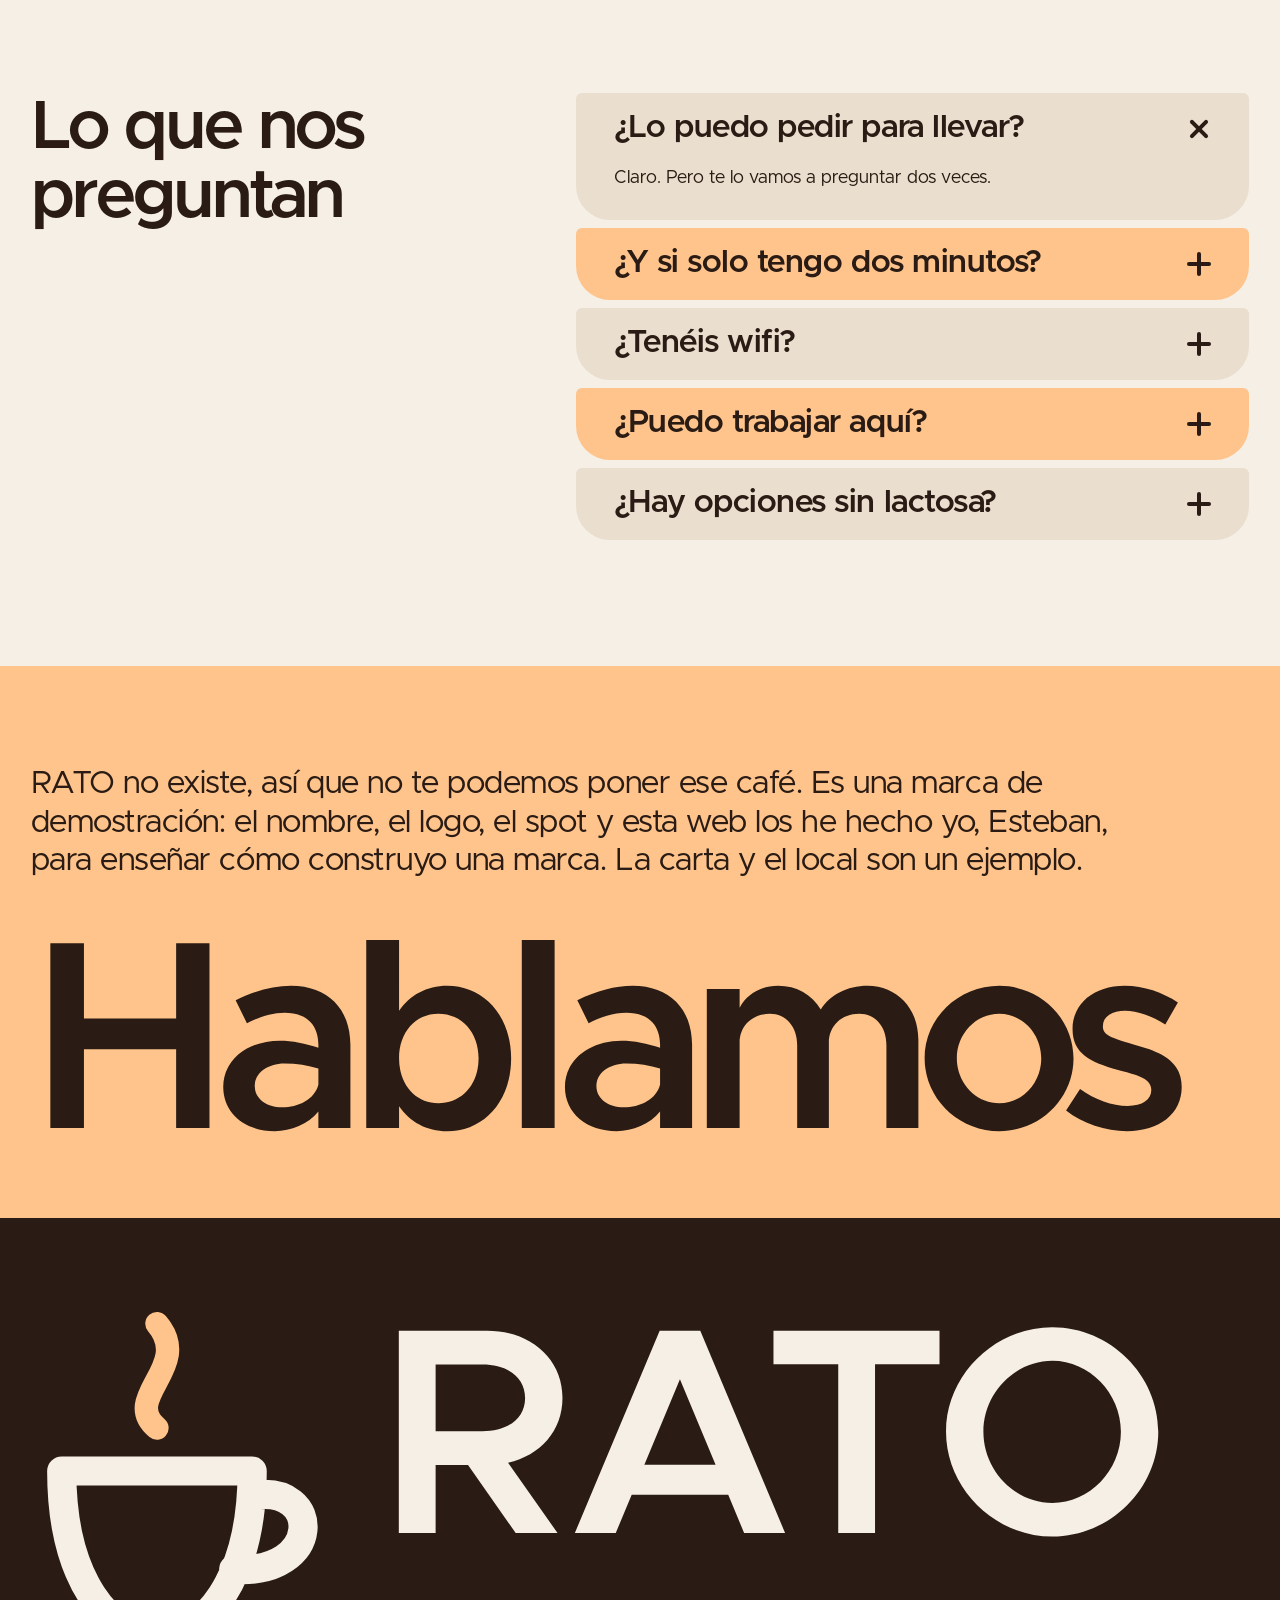
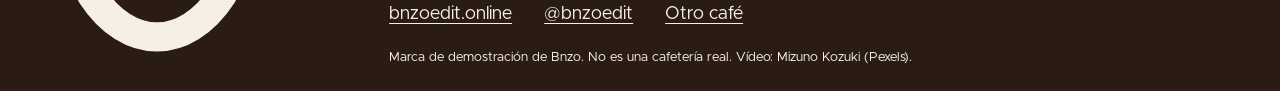
<file: rato/index.html>
<!doctype html>
<html lang="es">
<head>
<meta charset="utf-8">
<meta name="viewport" content="width=device-width,initial-scale=1">
<title>RATO · Cafetería</title>
<meta name="description" content="RATO es una cafetería donde te sientas cinco minutos. La carta va en minutos y la web te los cuenta. Marca de demostración creada por Bnzo.">
<meta name="theme-color" content="#2A1C14">
<link rel="icon" href="assets/simbolo.svg" type="image/svg+xml">
<link rel="preload" href="assets/fonts/metropolis-latin-600-normal.woff" as="font" type="font/woff" crossorigin>
<script src="js-on.js"></script>
<link rel="stylesheet" href="rato.css?v=1">
</head>
<body>
<a class="saltar" href="#carta">Saltar a la carta</a>

<svg class="defs" aria-hidden="true" width="0" height="0">
  <symbol id="taza" viewBox="0 0 100 120">
    <path d="M10 56L72 56C72 92 56 110 41 110C26 110 10 92 10 56M72 64C95 60 95 90 66 88" fill="none" stroke="currentColor" stroke-width="9.5" stroke-linecap="round" stroke-linejoin="round"/>
    <path d="M41 42C29 32 53 22 41 8" fill="none" stroke="#FFC48C" stroke-width="7.6" stroke-linecap="round"/>
  </symbol>
  <clipPath id="interior"><path d="M10 56L72 56C72 92 56 110 41 110C26 110 10 92 10 56Z"/></clipPath>
  <clipPath id="interior2"><path d="M10 56L72 56C72 92 56 110 41 110C26 110 10 92 10 56Z"/></clipPath>
</svg>

<header class="barra">
  <a class="marca" href="#inicio" aria-label="RATO, volver al inicio"><svg aria-hidden="true"><use href="#taza"/></svg><span>RATO</span></a>
  <p class="reloj" data-reloj>Acabas de sentarte</p>
  <a class="aviso" href="#demo">Marca de demostración</a>
</header>

<main>

<section class="portada" id="inicio">
  <canvas class="vapor" data-vapor aria-hidden="true"></canvas>
  <div class="portada-txt">
    <h1>Siéntate. <br>Es tu rato.</h1>
    <p>RATO es una cafetería. Pides, te sientas y el móvil espera. Con cinco minutos llega.</p>
    <a class="boton" href="#carta" data-magnetico>Ver cuánto tengo</a>
  </div>
  <div class="portada-taza">
    <svg class="humo-svg" viewBox="0 0 120 120" aria-hidden="true"><path pathLength="1" d="M40 112C20 88 62 66 40 34"/><path pathLength="1" d="M80 118C60 90 100 62 78 20"/></svg>
    <figure class="taza-foto"><video src="assets/v/sonrisa.mp4" poster="assets/v/sonrisa.jpg" width="720" height="1280" muted loop playsinline preload="none" aria-label="Una mujer sonríe con una taza verde en las manos" data-bucle></video></figure>
  </div>
</section>

<section class="prisa" id="prisa" aria-label="Por qué RATO">
  <div class="prisa-txt">
    <h2>Llevo desde las seis sin parar.</h2>
    <p class="linea">Y aún me queda medio día.</p>
    <p class="linea">Un café para llevar, que no llego.</p>
    <p class="linea respuesta"><span>¿Y si te sientas cinco minutos?</span></p>
    <p class="prisa-nota">Pedir para llevar también es decidir que no tienes ni cinco minutos. Casi siempre los tienes.</p>
  </div>
  <figure class="taza-foto prisa-foto"><video src="assets/v/prisa.mp4" poster="assets/v/prisa.jpg" width="720" height="1280" muted loop playsinline preload="none" aria-label="Una mujer con abrigo y bolso mira el móvil de pie" data-bucle></video></figure>
</section>

<div class="cinta" aria-label="El móvil, el correo, la reunión y tu jefe pueden esperar" data-cinta>
  <div class="cinta-fila" aria-hidden="true" data-dir="1"><span>El móvil puede esperar</span><span>El correo puede esperar</span><span>La reunión puede esperar</span><span>Tu jefe puede esperar</span></div>
  <div class="cinta-fila dos" aria-hidden="true" data-dir="-1"><span>Tú no</span><span>El café tampoco</span><span>Tú no</span><span>El café tampoco</span></div>
</div>

<section class="cinco" id="cinco" data-cinco>
  <div class="cinco-pin">
    <h2>Cinco minutos</h2>
    <div class="reloj-taza" aria-hidden="true">
      <svg viewBox="0 0 100 120"><rect class="nivel" x="0" y="56" width="100" height="60" clip-path="url(#interior)" data-nivel/><use href="#taza"/></svg>
      <p class="rueda"><span class="rueda-d" data-rueda><b>1</b><b>2</b><b>3</b><b>4</b><b>5</b></span><span class="rueda-de">de 5</span></p>
    </div>
    <ol class="minutos">
      <li class="minuto on"><div class="minuto-t"><h3>Molemos ahora</h3><p>El grano se muele para tu taza. Te va a oler antes de que te llegue.</p></div><figure class="taza-foto"><video src="assets/v/granos.mp4" poster="assets/v/granos.jpg" width="720" height="1280" muted loop playsinline preload="none" aria-label="Una barista echa granos en el molinillo" data-bucle></video></figure></li>
      <li class="minuto"><div class="minuto-t"><h3>Sin atajos</h3><p>Ni cápsulas ni leche de termo. El barista calienta la tuya con la jarra en la mano.</p></div><figure class="taza-foto"><video src="assets/v/vapor.mp4" poster="assets/v/vapor.jpg" width="720" height="1280" muted loop playsinline preload="none" aria-label="El barista calienta la leche con el vapor" data-bucle></video></figure></li>
      <li class="minuto"><div class="minuto-t"><h3>El dibujo</h3><p>No hace que sepa mejor, pero te obliga a mirarlo antes de beber.</p></div><figure class="taza-foto"><video src="assets/v/dibujo.mp4" poster="assets/v/dibujo.jpg" width="720" height="1280" muted loop playsinline preload="none" aria-label="La leche dibuja sobre el café en una taza verde" data-bucle></video></figure></li>
      <li class="minuto"><div class="minuto-t"><h3>A tu mesa</h3><p>Te lo llevamos nosotros. Nadie grita tu nombre desde la barra.</p></div><figure class="taza-foto"><video src="assets/v/mesa.mp4" poster="assets/v/mesa.jpg" width="720" height="1280" muted loop playsinline preload="none" aria-label="La barista cruza el local hacia una mesa con la taza" data-bucle></video></figure></li>
      <li class="minuto"><div class="minuto-t"><h3>Tuyo</h3><p>Hueles, bebes y no contestas a nadie. El último minuto es el que has venido a buscar.</p></div><figure class="taza-foto"><video src="assets/v/sorbo.mp4" poster="assets/v/sorbo.jpg" width="720" height="1280" muted loop playsinline preload="none" aria-label="Una mujer huele el café y da un sorbo" data-bucle></video></figure></li>
    </ol>
  </div>
</section>

<section class="carta" id="carta">
  <div class="carta-cab">
    <h2>La carta, en minutos</h2>
    <p>Lo primero aquí no es cuánto cuesta, sino cuánto te puedes quedar. Dinos lo que tienes y te decimos qué pedir.</p>
  </div>
  <fieldset class="tengo" data-tengo>
    <legend>Tengo</legend>
    <label><input type="radio" name="tengo" value="5" checked><span>5 min</span></label>
    <label><input type="radio" name="tengo" value="10"><span>10 min</span></label>
    <label><input type="radio" name="tengo" value="20"><span>20 min</span></label>
    <label><input type="radio" name="tengo" value="45"><span>45 min</span></label>
  </fieldset>
  <ul class="platos" data-platos>
    <li data-min="5"><img src="assets/v/molido.jpg" alt="" width="720" height="1280" loading="lazy"><div><h3>Café solo</h3><p>Corto, recién molido. Para quien solo necesita sentarse.</p></div><b>5 min</b></li>
    <li data-min="5"><img src="assets/v/vapor.jpg" alt="" width="720" height="1280" loading="lazy"><div><h3>Cortado</h3><p>Con una nube de leche caliente.</p></div><b>5 min</b></li>
    <li data-min="5"><img src="assets/v/dibujo.jpg" alt="" width="720" height="1280" loading="lazy"><div><h3>Café con leche</h3><p>En taza grande y con dibujo.</p></div><b>5 min</b></li>
    <li data-min="5"><img src="assets/v/sonrisa.jpg" alt="" width="720" height="1280" loading="lazy"><div><h3>Té de la casa</h3><p>Lo que tarda en infusionar ya es tu rato.</p></div><b>5 min</b></li>
    <li data-min="10"><img src="assets/v/sorbo.jpg" alt="" width="720" height="1280" loading="lazy"><div><h3>Flat white y galleta</h3><p>Doble de café. La galleta sale del horno de aquí.</p></div><b>10 min</b></li>
    <li data-min="10"><img src="assets/v/mesa.jpg" alt="" width="720" height="1280" loading="lazy"><div><h3>Tostada con tomate y aceite</h3><p>Pan de verdad y sin prisa en la plancha.</p></div><b>10 min</b></li>
    <li data-min="10"><img src="assets/v/barista.jpg" alt="" width="720" height="1040" loading="lazy"><div><h3>Bizcocho del día</h3><p>Pregunta cuál hay. Cambia según amanece.</p></div><b>10 min</b></li>
    <li data-min="20"><img src="assets/v/granos.jpg" alt="" width="720" height="1280" loading="lazy"><div><h3>Desayuno sentado</h3><p>Café, tostada y zumo. Y nadie te trae la cuenta sin pedirla.</p></div><b>20 min</b></li>
    <li data-min="20"><img src="assets/v/mostrador.jpg" alt="" width="720" height="1040" loading="lazy"><div><h3>Huevos con pan</h3><p>Se hacen cuando los pides, así que tardan.</p></div><b>20 min</b></li>
    <li data-min="45"><img src="assets/v/sonrisa.jpg" alt="" width="720" height="1280" loading="lazy"><div><h3>La mesa de la ventana</h3><p>Un libro, un segundo café y el móvil en el bolso.</p></div><b>45 min</b></li>
  </ul>
  <div class="carta-pie">
    <p aria-live="polite" data-recomienda>Con 5 minutos te llega para un café con leche.</p>
    <button class="boton boton-tinta" type="button" data-empezar><span data-empezar-t>Empezar mis 5 minutos</span></button>
  </div>
  <p class="carta-nota">Carta de ejemplo. Se paga en euros, claro.</p>
</section>

<section class="sitio" id="sitio" aria-labelledby="sitio-t">
  <div class="sitio-txt">
    <h2 id="sitio-t">Un sitio que frena</h2>
    <p>Sillas en las que apetece quedarse y una barra a la vista, para ver cómo hacen lo tuyo. Si pasas el ratón por las imágenes, hasta ellas van más despacio.</p>
  </div>
  <div class="pared" data-pared aria-hidden="true">
    <div class="pared-col"><img src="assets/v/barista.jpg" alt="" width="720" height="1040" loading="lazy"><img src="assets/v/dibujo.jpg" alt="" width="720" height="1280" loading="lazy"><img src="assets/v/granos.jpg" alt="" width="720" height="1280" loading="lazy"><img src="assets/v/sorbo.jpg" alt="" width="720" height="1280" loading="lazy"></div>
    <div class="pared-col"><img src="assets/v/mesa.jpg" alt="" width="720" height="1280" loading="lazy"><img src="assets/v/molido.jpg" alt="" width="720" height="1280" loading="lazy"><img src="assets/v/sonrisa.jpg" alt="" width="720" height="1280" loading="lazy"><img src="assets/v/vapor.jpg" alt="" width="720" height="1280" loading="lazy"></div>
  </div>
</section>

<section class="pieza" id="spot">
  <video class="pieza-video" src="assets/rato-spot.mp4" poster="assets/rato-spot-poster.jpg" width="720" height="1280" controls playsinline preload="none" aria-label="Spot de RATO, con sonido"></video>
  <div class="pieza-txt">
    <h2>El rato, en veinticinco segundos</h2>
    <p>Dura menos que el café. El spot de RATO cuenta lo mismo desde el lado de quien va corriendo.</p>
  </div>
</section>

<section class="dudas" id="dudas">
  <h2>Lo que nos preguntan</h2>
  <div class="losetas">
    <details class="loseta" name="losetas" open><summary>¿Lo puedo pedir para llevar?<span class="mas" aria-hidden="true"></span></summary><p>Claro. Pero te lo vamos a preguntar dos veces.</p></details>
    <details class="loseta" name="losetas"><summary>¿Y si solo tengo dos minutos?<span class="mas" aria-hidden="true"></span></summary><p>Entonces tómate un solo en la barra, de pie, como en Italia. Dos minutos también son tuyos.</p></details>
    <details class="loseta" name="losetas"><summary>¿Tenéis wifi?<span class="mas" aria-hidden="true"></span></summary><p>Sí. La contraseña está en la cuenta, así que te la damos al irte.</p></details>
    <details class="loseta" name="losetas"><summary>¿Puedo trabajar aquí?<span class="mas" aria-hidden="true"></span></summary><p>Puedes. Tenemos pocos enchufes a propósito, y las mesas de la ventana son para quien viene sin portátil.</p></details>
    <details class="loseta" name="losetas"><summary>¿Hay opciones sin lactosa?<span class="mas" aria-hidden="true"></span></summary><p>Sí, y también bebidas vegetales. El dibujo sale peor, pero sabe igual de bien.</p></details>
  </div>
</section>

<section class="demo" id="demo">
  <p>RATO no existe, así que no te podemos poner ese café. Es una marca de demostración: el nombre, el logo, el spot y esta web los he hecho yo, Esteban, para enseñar cómo construyo una marca. La carta y el local son un ejemplo.</p>
  <a class="palabra" href="https://www.bnzoedit.online/#marca">Hablamos</a>
</section>

</main>

<footer class="pie">
  <svg class="pie-taza" aria-hidden="true"><use href="#taza"/></svg>
  <div class="pie-der">
    <p class="pie-nombre" aria-hidden="true">RATO</p>
    <ul class="pie-lista">
      <li><a href="https://www.bnzoedit.online/">bnzoedit.online</a></li>
      <li><a href="https://www.instagram.com/bnzoedit/">@bnzoedit</a></li>
      <li><a href="#inicio">Otro café</a></li>
    </ul>
    <p class="pie-legal">Marca de demostración de Bnzo. No es una cafetería real. Vídeo: Mizuno Kozuki (Pexels).</p>
  </div>
</footer>

<dialog class="rato" data-rato aria-labelledby="rato-t">
  <div class="rato-dentro">
    <h2 id="rato-t" class="invisible">Tu rato</h2>
    <svg class="rato-taza" viewBox="0 0 100 120" aria-hidden="true"><rect class="nivel" x="0" y="56" width="100" height="60" clip-path="url(#interior2)" data-rato-nivel/><use href="#taza"/></svg>
    <p class="rato-tiempo" role="timer" data-rato-tiempo>5:00</p>
    <p class="rato-frase" aria-live="polite" data-rato-frase>El móvil puede esperar.</p>
    <button class="boton boton-claro" type="button" data-rato-cerrar>Ya me voy</button>
  </div>
</dialog>

<script src="rato.js?v=1"></script>
</body>
</html>
</file>
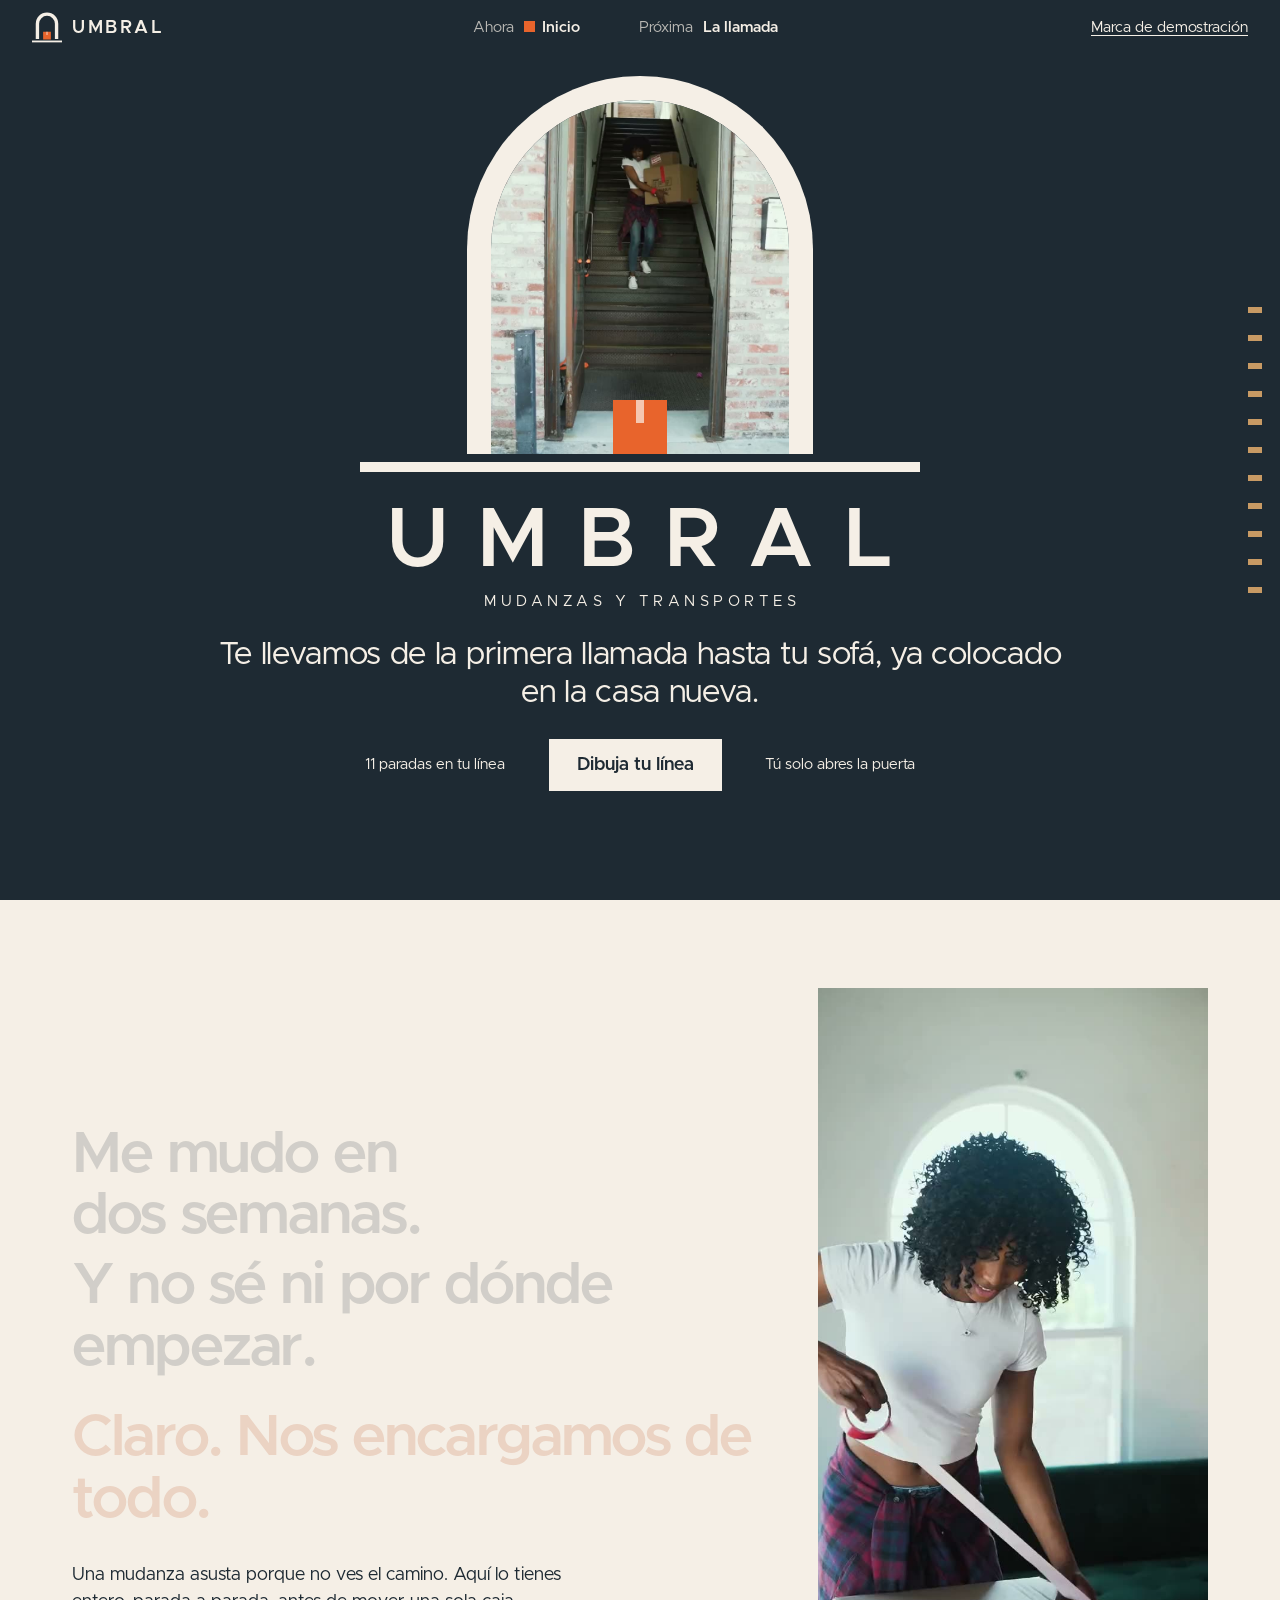
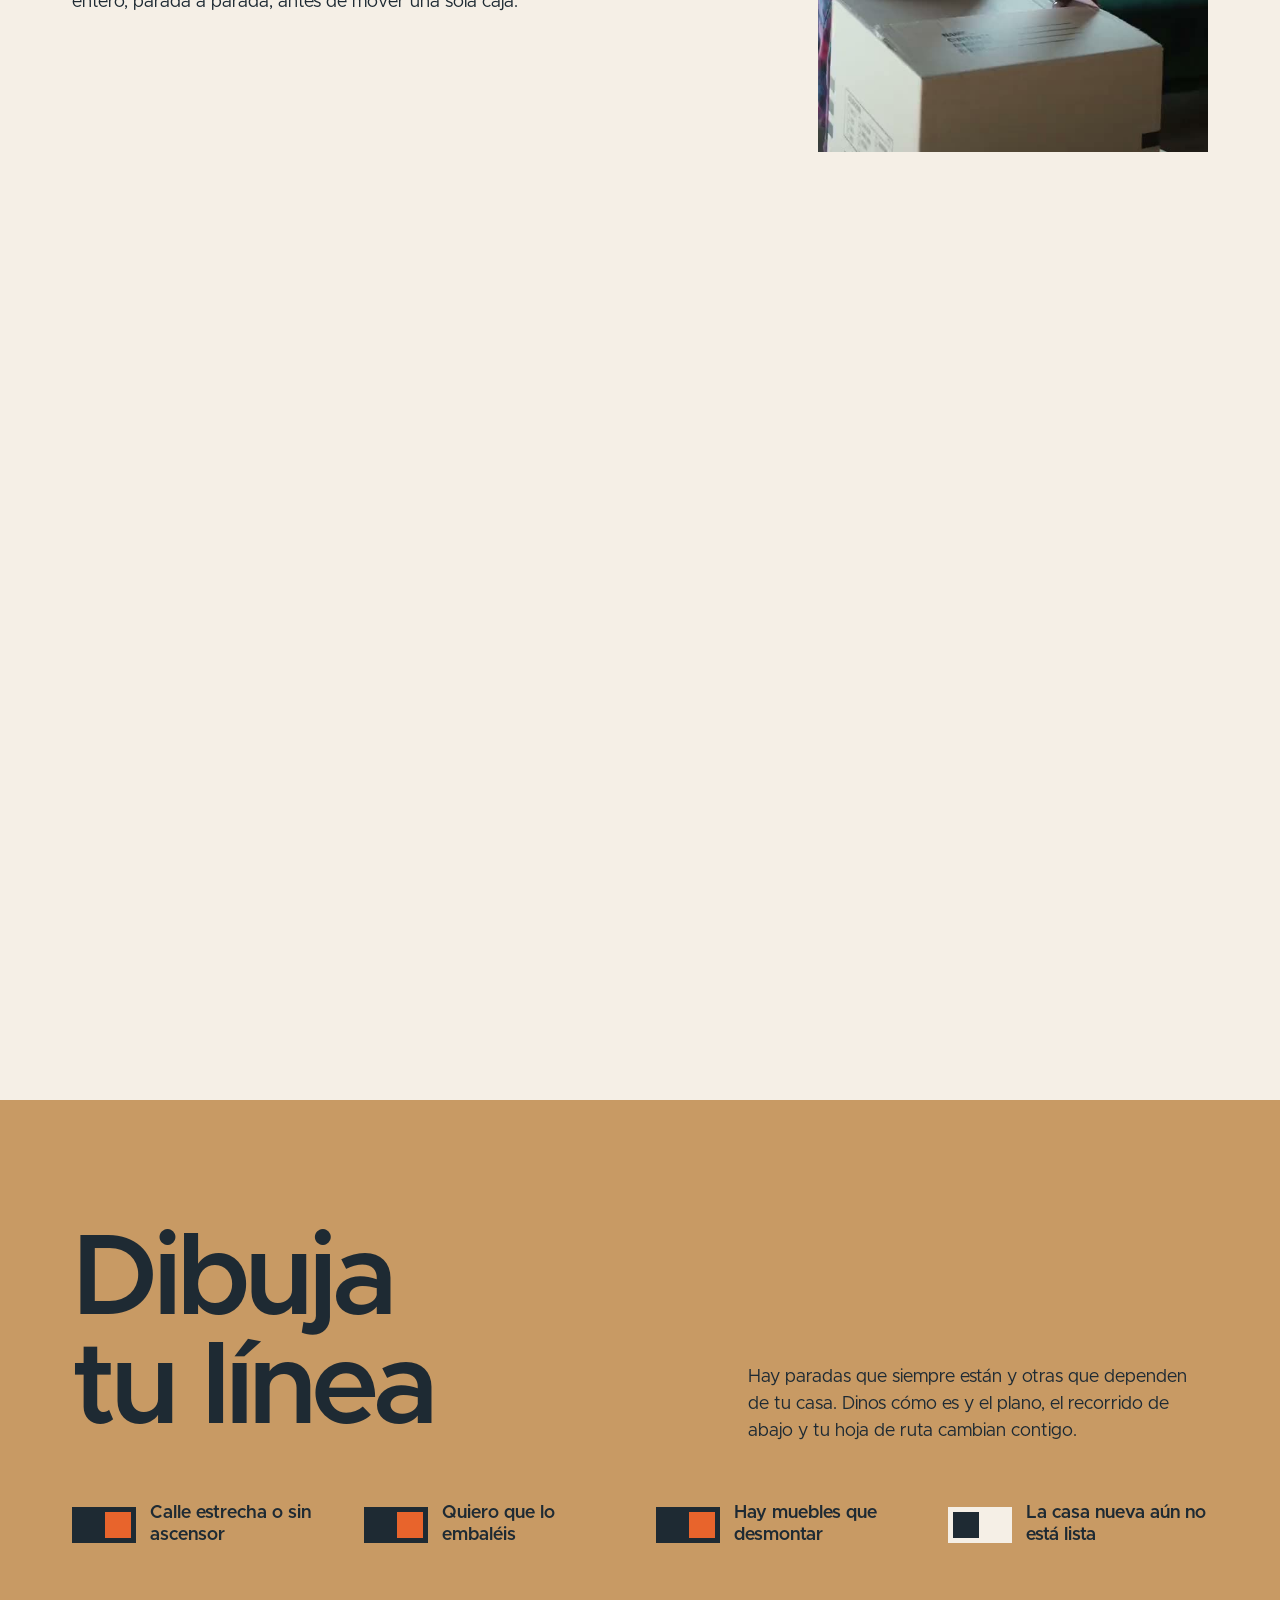
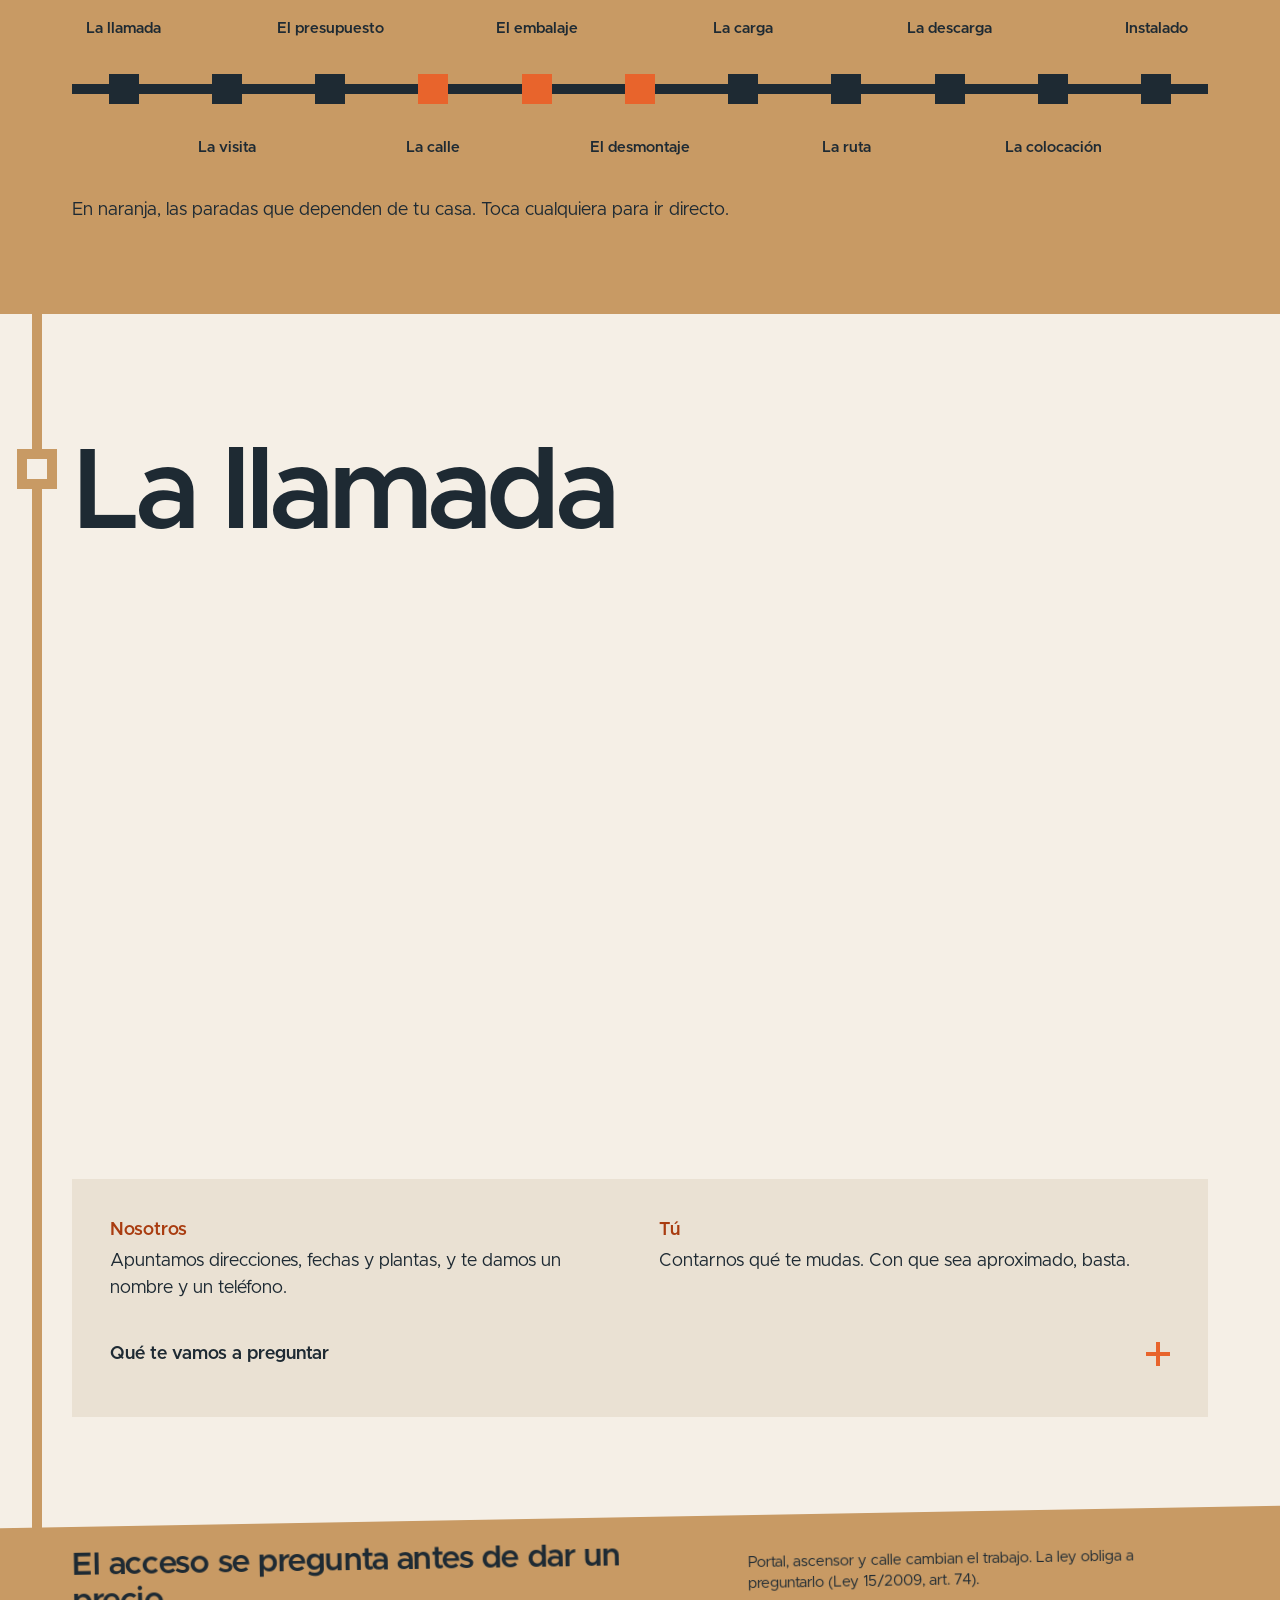
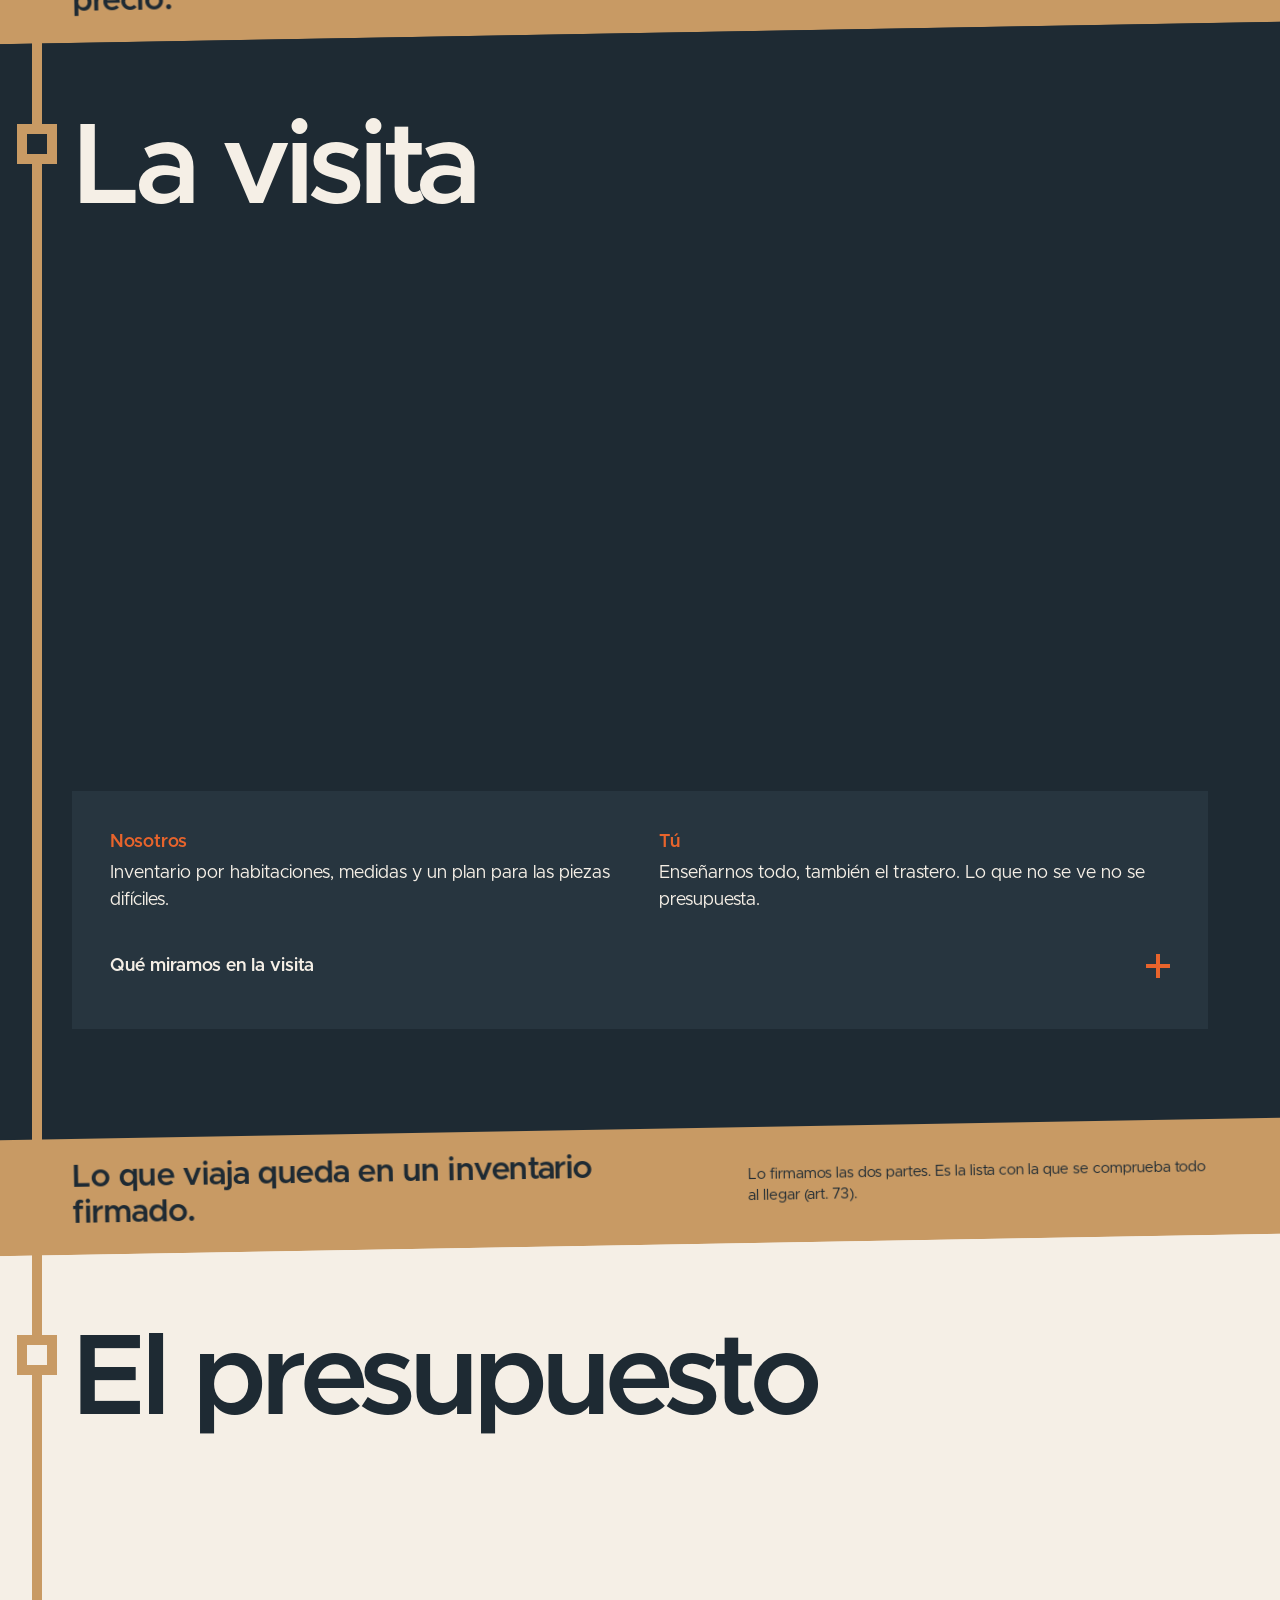
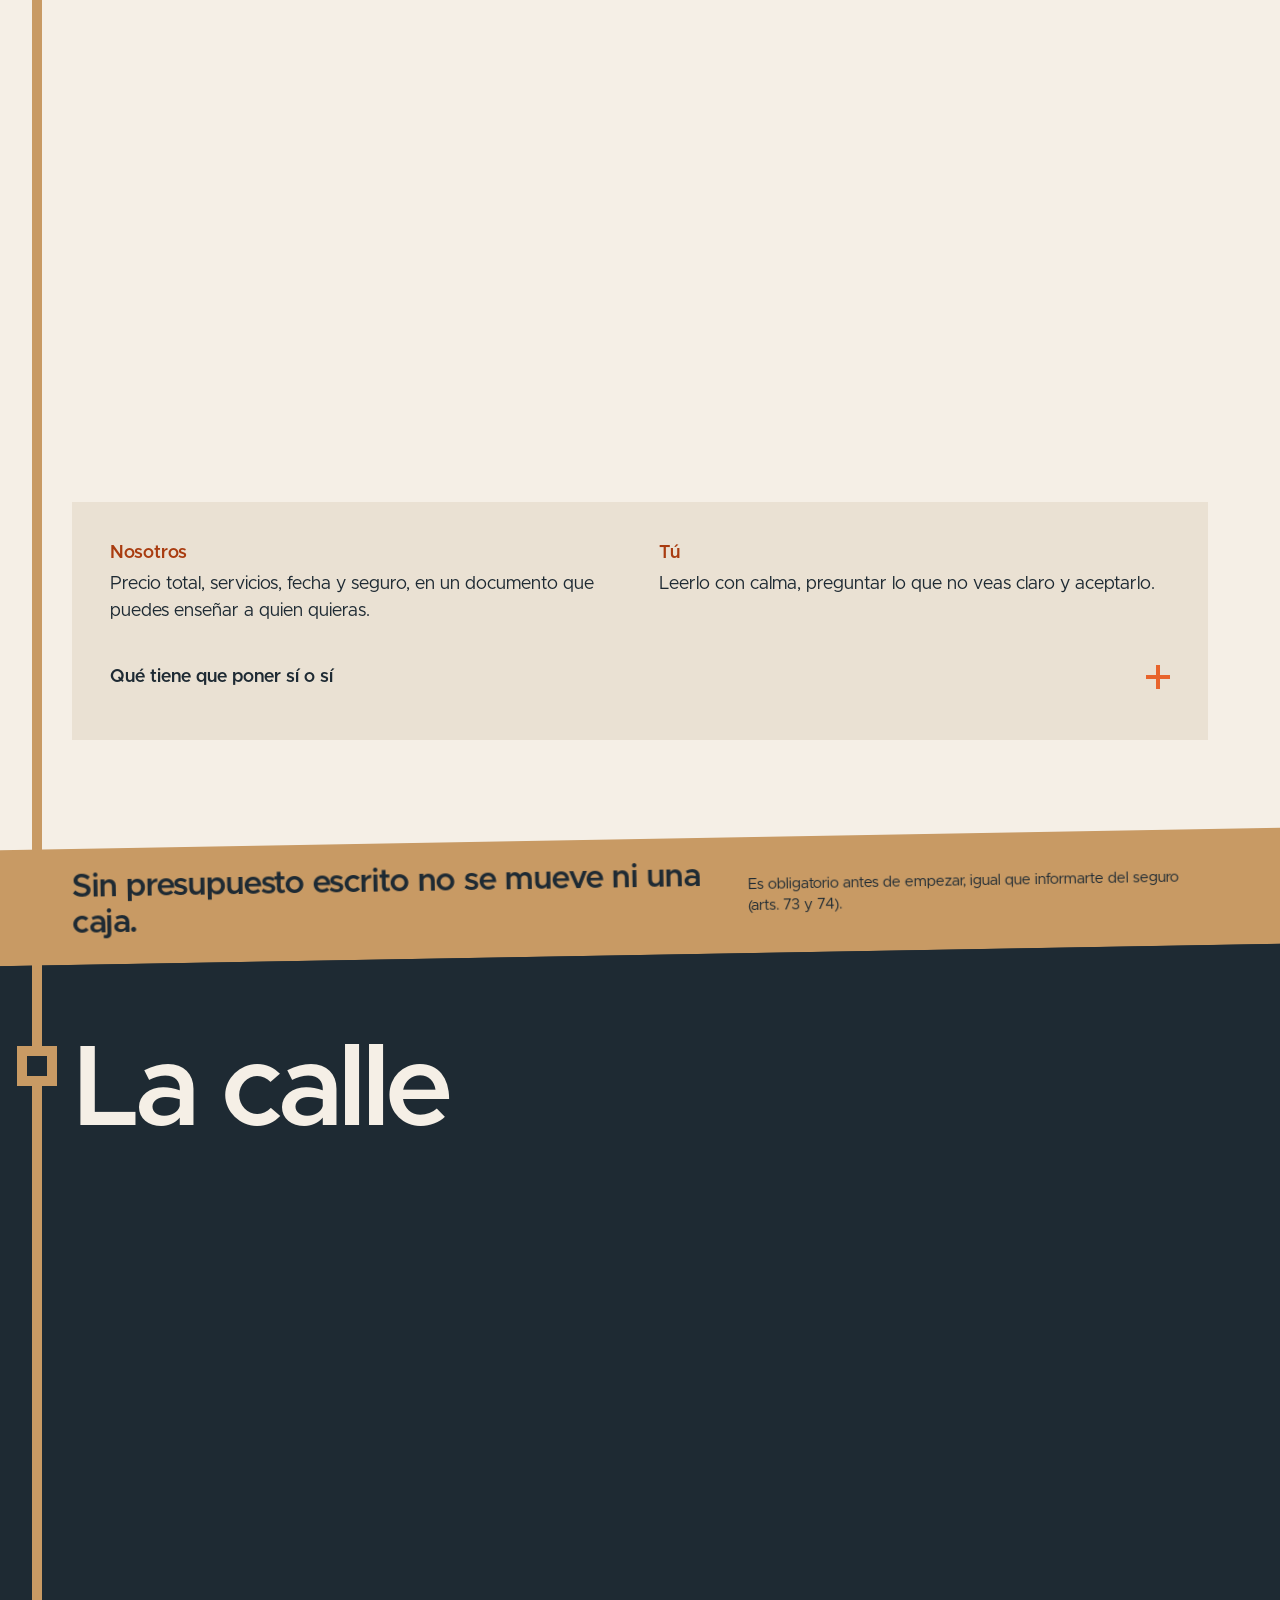
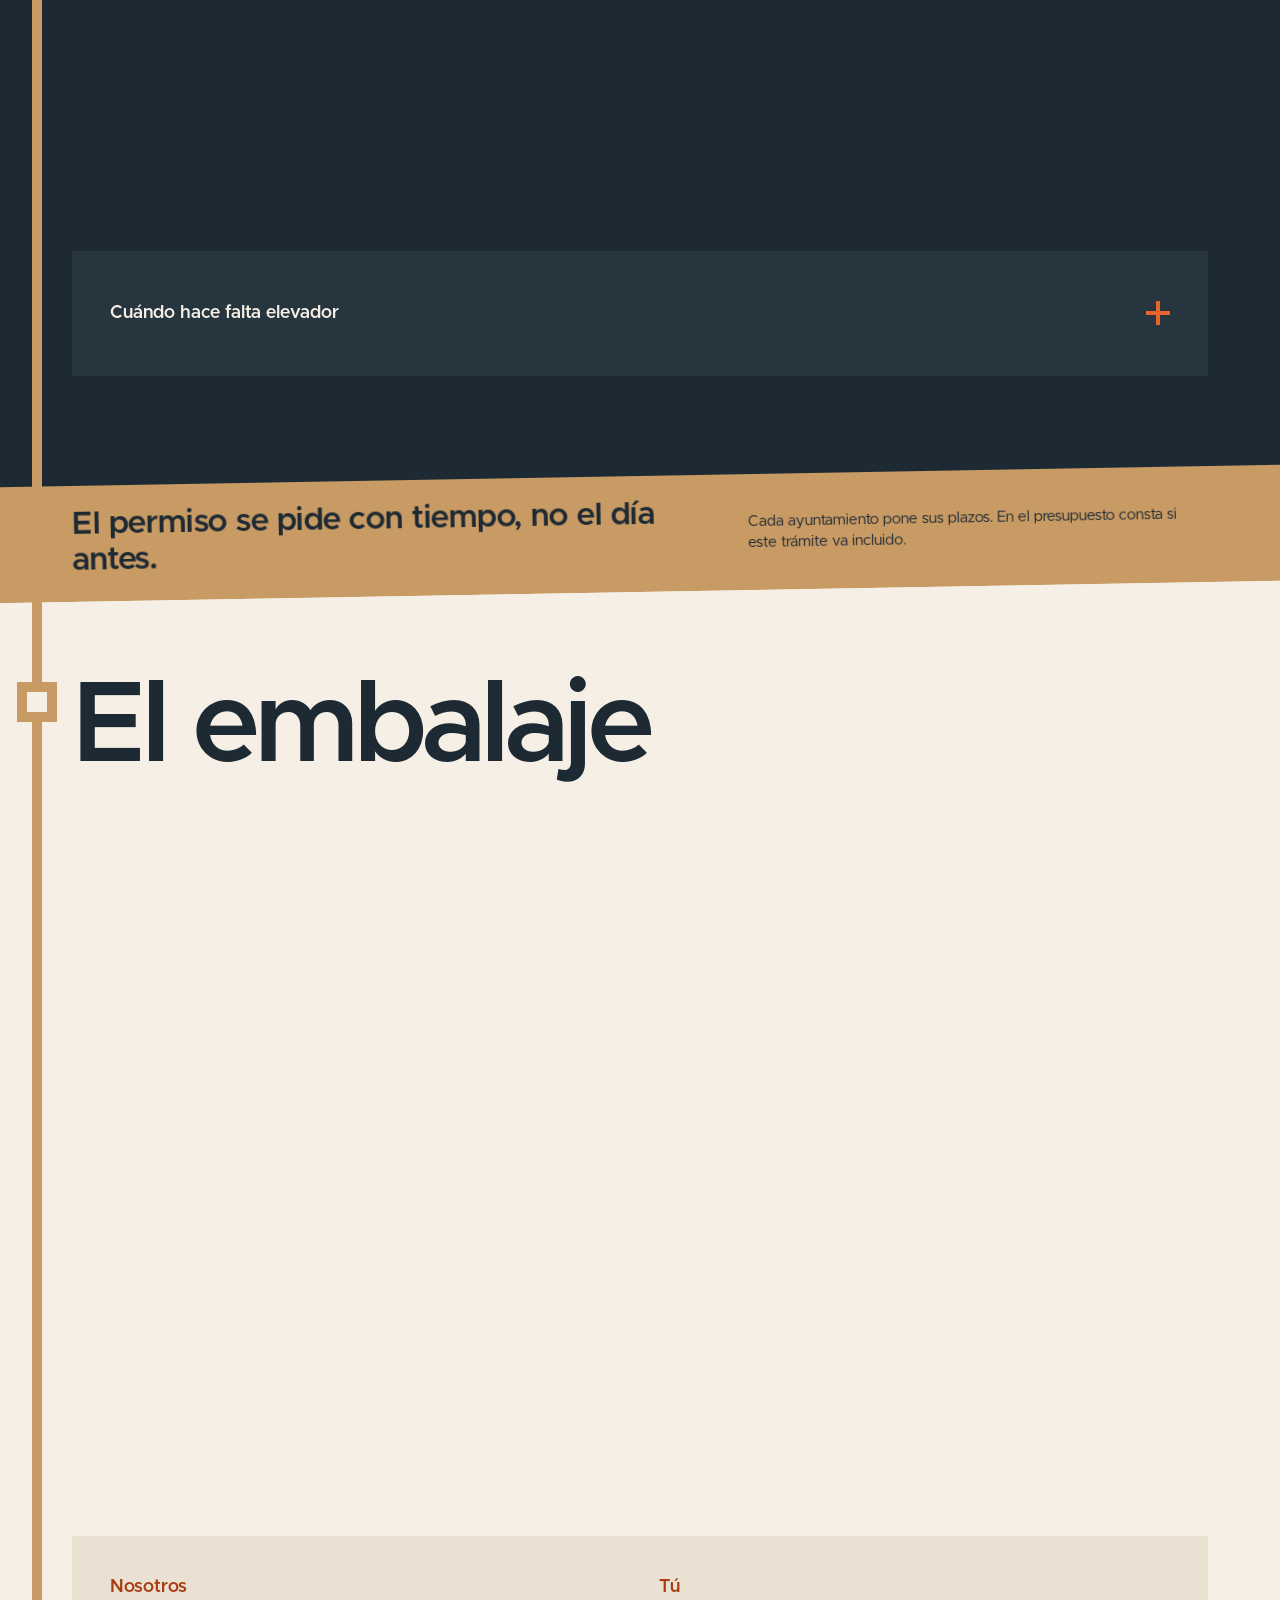
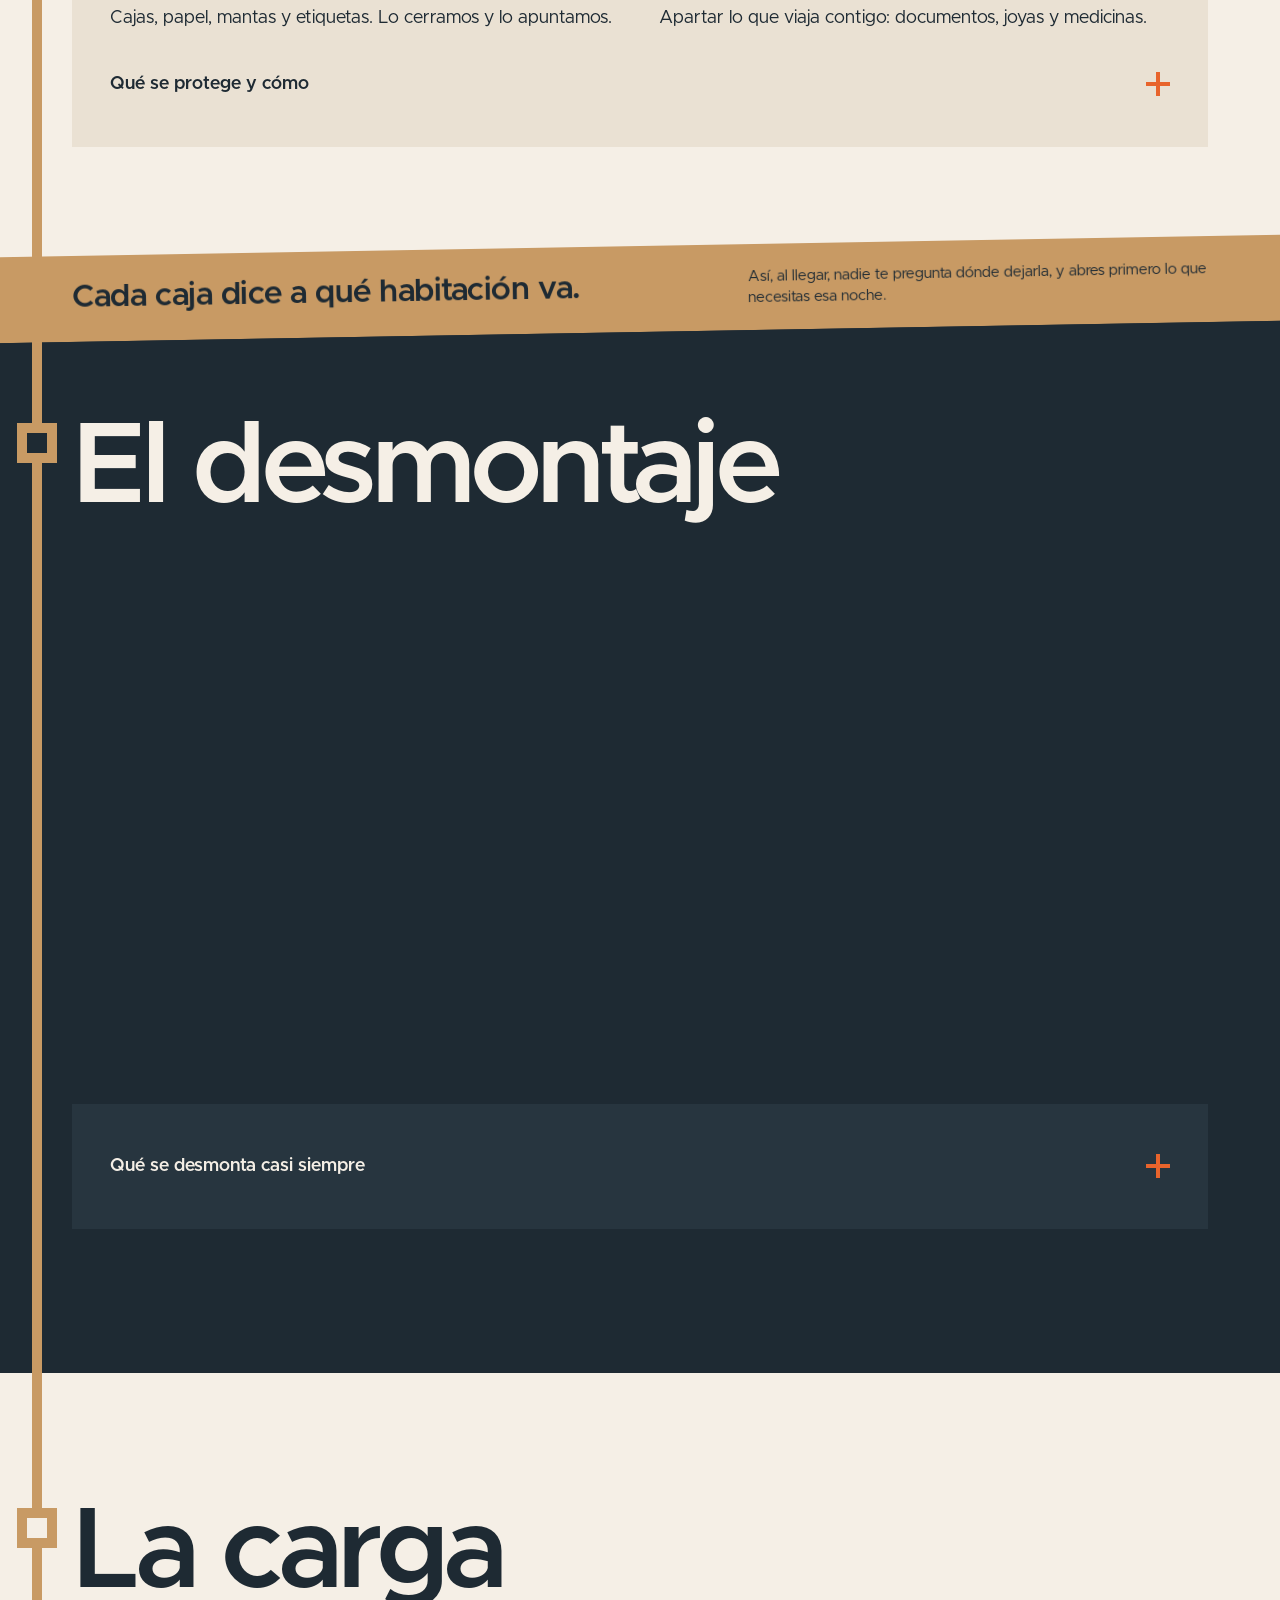
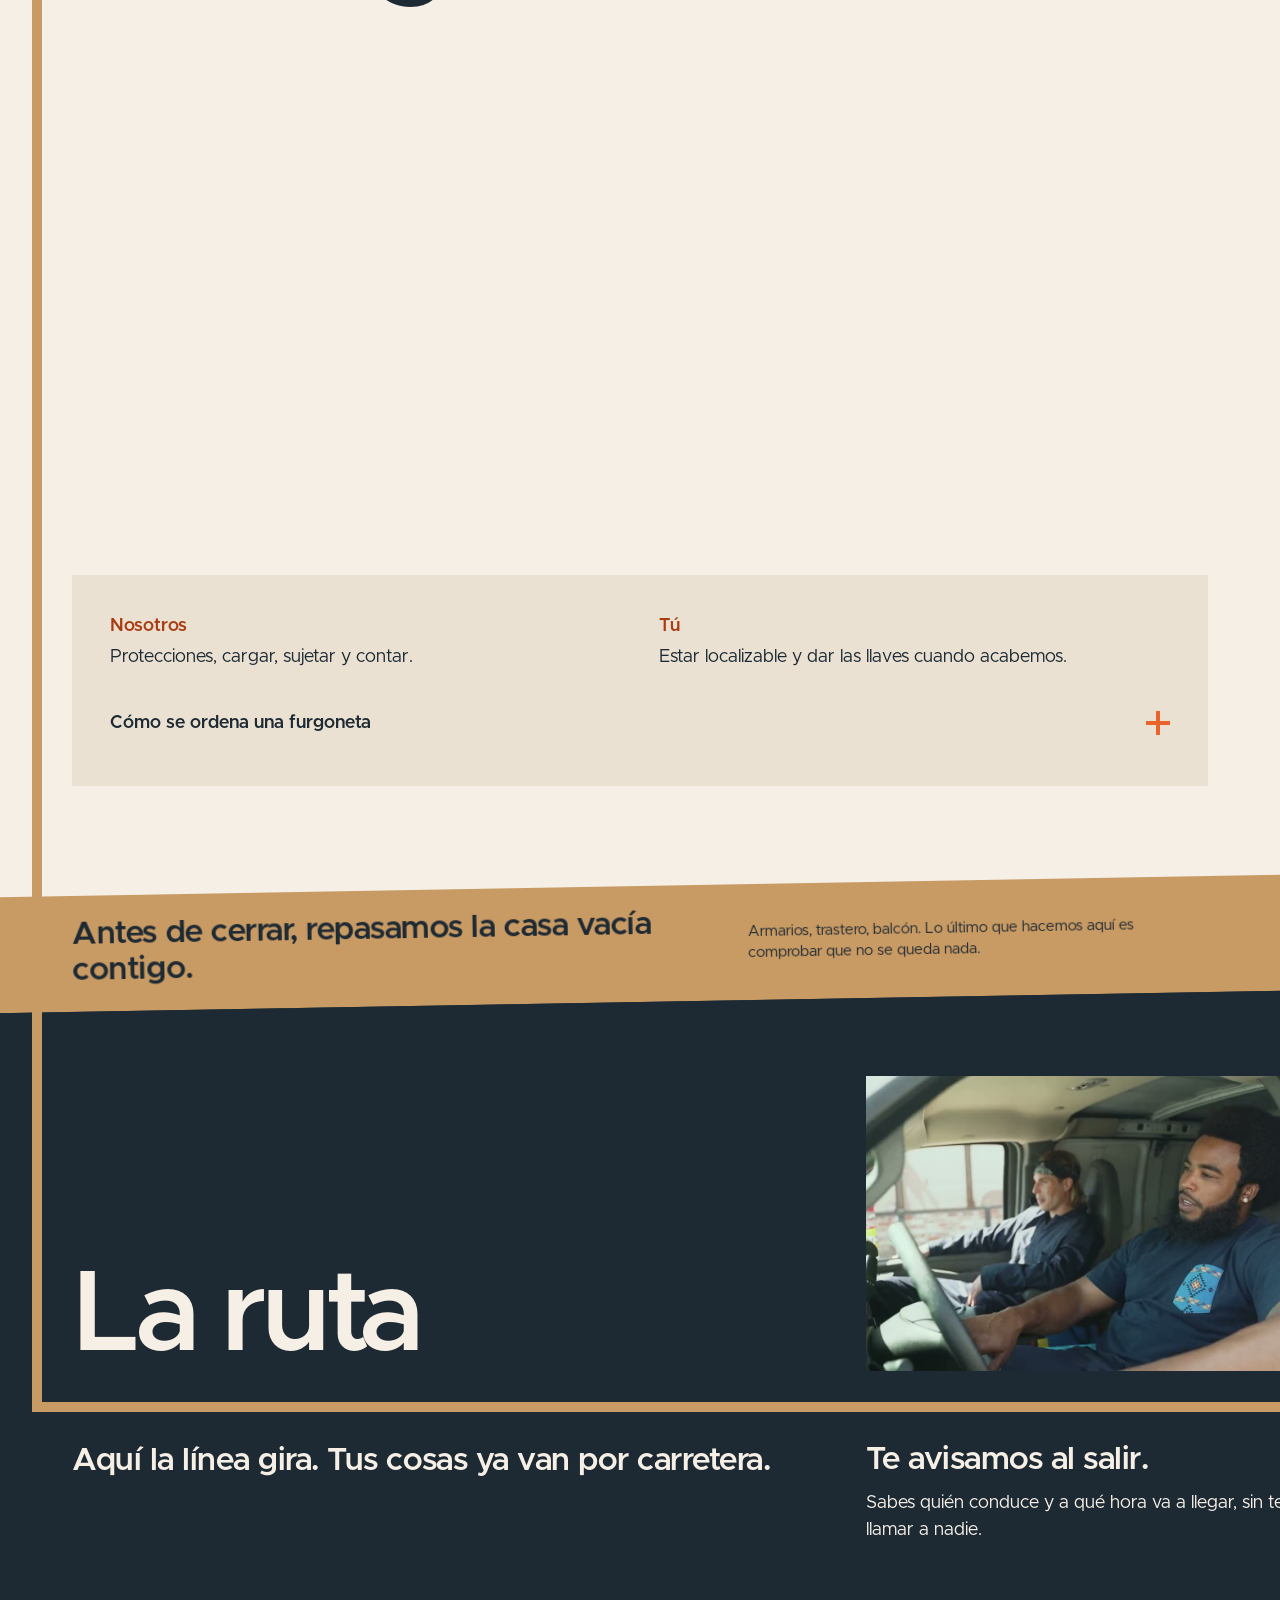
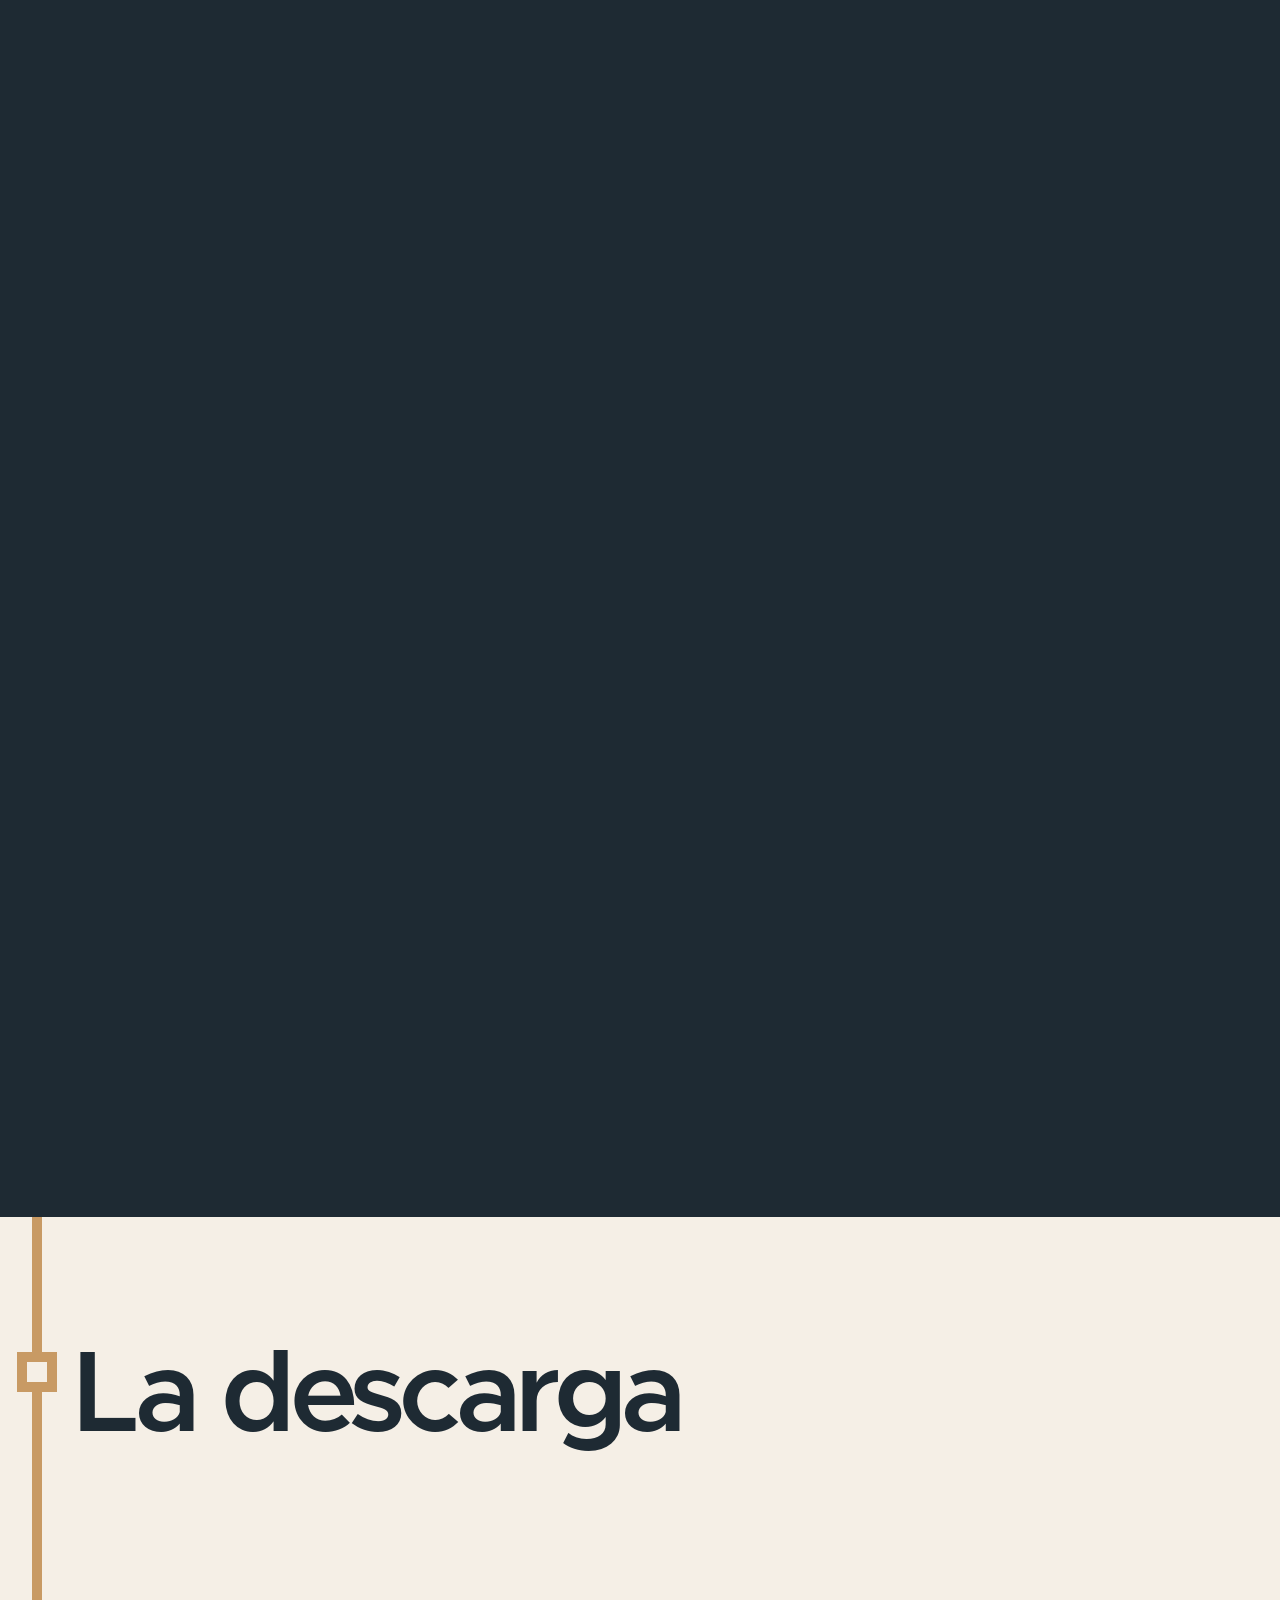
<file: umbral/index.html>
<!doctype html>
<html lang="es">
<head>
<meta charset="utf-8">
<meta name="viewport" content="width=device-width,initial-scale=1">
<title>UMBRAL · Mudanzas y transportes</title>
<meta name="description" content="La línea UMBRAL: el recorrido de una mudanza parada a parada, de la primera llamada a tu casa nueva. Marca de demostración creada por Bnzo.">
<meta name="theme-color" content="#1E2A33">
<link rel="icon" href="assets/simbolo.svg" type="image/svg+xml">
<link rel="preload" href="assets/fonts/metropolis-latin-600-normal.woff" as="font" type="font/woff" crossorigin>
<script src="js-on.js"></script>
<link rel="stylesheet" href="umbral.css?v=1">
</head>
<body>
<a class="saltar" href="#plano">Saltar al plano de la línea</a>

<svg class="defs" aria-hidden="true" width="0" height="0">
  <symbol id="logo" viewBox="-8 0 116 120">
    <path d="M13 103V43.5a37 37 0 0 1 74 0V103" fill="none" stroke="currentColor" stroke-width="13"/>
    <rect x="-8" y="108.5" width="116" height="7" fill="currentColor"/>
    <rect x="35" y="74.5" width="30" height="30" fill="#E8642C"/>
    <rect x="47.8" y="74.5" width="4.4" height="12.6" fill="#F5C7B0"/>
  </symbol>
</svg>

<header class="barra">
  <a class="marca" href="#inicio" aria-label="UMBRAL, volver al inicio"><svg aria-hidden="true"><use href="#logo"/></svg><span>UMBRAL</span></a>
  <p class="pantalla" aria-hidden="true"><span class="p-et">Ahora</span> <b class="p-ahora" data-ahora>Inicio</b> <span class="p-et p-sig">Próxima</span> <b class="p-sig" data-prox>La llamada</b></p>
  <a class="aviso" href="#demo">Marca de demostración</a>
</header>
<nav class="regla" aria-label="Paradas de la línea" data-regla></nav>
<div class="viajera" aria-hidden="true" data-viajera><i></i></div>

<main>

<section class="portada" id="inicio">
  <div class="arco" data-cruzado>
    <video class="on" src="assets/v/puerta.mp4" poster="assets/v/puerta.jpg" width="720" height="1280" muted loop playsinline preload="none" aria-label="Una mujer sale por un portal de ladrillo con una caja en brazos" data-bucle></video>
    <video src="assets/v/clienta.mp4" poster="assets/v/clienta.jpg" width="720" height="1280" muted loop playsinline preload="none" aria-hidden="true" data-bucle></video>
    <video src="assets/v/pila.mp4" poster="assets/v/pila.jpg" width="720" height="1280" muted loop playsinline preload="none" aria-hidden="true" data-bucle></video>
    <span class="arco-caja" aria-hidden="true"><i></i></span>
  </div>
  <span class="portada-suelo" aria-hidden="true"></span>
  <h1><span class="ancho">UMBRAL</span> <span class="sub">Mudanzas y transportes</span></h1>
  <p class="frase">Te llevamos de la primera llamada hasta tu sofá, ya colocado en la casa nueva.</p>
  <div class="fila-accion">
    <span data-cuenta>12 paradas en tu línea</span>
    <a class="boton" href="#plano" data-magnetico>Dibuja tu línea</a>
    <span>Tú solo abres la puerta</span>
  </div>
</section>

<section class="duda" id="duda" aria-label="Por qué existe esta línea">
  <div class="duda-pin">
    <div class="duda-texto">
      <h2 data-palabras>Me mudo en dos semanas.</h2>
      <p class="duda2" data-palabras>Y no sé ni por dónde empezar.</p>
      <p class="respuesta" data-palabras data-naranja>Claro. Nos encargamos de todo.</p>
      <p class="duda-nota">Una mudanza asusta porque no ves el camino. Aquí lo tienes entero, parada a parada, antes de mover una sola caja.</p>
    </div>
    <figure class="duda-foto"><video src="assets/v/duda.mp4" poster="assets/v/duda.jpg" width="720" height="1280" muted loop playsinline preload="none" aria-label="Una mujer cierra una caja en un salón a medio recoger" data-bucle></video></figure>
  </div>
</section>

<section class="plano" id="plano">
  <div class="plano-cab">
    <h2>Dibuja tu línea</h2>
    <p>Hay paradas que siempre están y otras que dependen de tu casa. Dinos cómo es y el plano, el recorrido de abajo y tu hoja de ruta cambian contigo.</p>
  </div>
  <fieldset class="interruptores" data-interruptores>
    <legend>Mi mudanza</legend>
    <label class="sw"><input type="checkbox" role="switch" value="calle" checked><span class="sw-pista"><span class="sw-bola"></span></span><span>Calle estrecha o sin ascensor</span></label>
    <label class="sw"><input type="checkbox" role="switch" value="embalaje" checked><span class="sw-pista"><span class="sw-bola"></span></span><span>Quiero que lo embaléis</span></label>
    <label class="sw"><input type="checkbox" role="switch" value="desmontaje" checked><span class="sw-pista"><span class="sw-bola"></span></span><span>Hay muebles que desmontar</span></label>
    <label class="sw"><input type="checkbox" role="switch" value="guardamuebles"><span class="sw-pista"><span class="sw-bola"></span></span><span>La casa nueva aún no está lista</span></label>
  </fieldset>
  <ol class="mapa" data-mapa>
    <li><a href="#llamada"><i></i><span>La llamada</span></a></li>
    <li><a href="#visita"><i></i><span>La visita</span></a></li>
    <li><a href="#presupuesto"><i></i><span>El presupuesto</span></a></li>
    <li data-opc="calle" class="opc"><a href="#calle"><i></i><span>La calle</span></a></li>
    <li data-opc="embalaje" class="opc"><a href="#embalaje"><i></i><span>El embalaje</span></a></li>
    <li data-opc="desmontaje" class="opc"><a href="#desmontaje"><i></i><span>El desmontaje</span></a></li>
    <li><a href="#carga"><i></i><span>La carga</span></a></li>
    <li><a href="#ruta"><i></i><span>La ruta</span></a></li>
    <li data-opc="guardamuebles" class="opc"><a href="#guardamuebles"><i></i><span>El guardamuebles</span></a></li>
    <li><a href="#descarga"><i></i><span>La descarga</span></a></li>
    <li><a href="#colocacion"><i></i><span>La colocación</span></a></li>
    <li><a href="#instalado"><i></i><span>Instalado</span></a></li>
  </ol>
  <p class="plano-pie">En naranja, las paradas que dependen de tu casa. Toca cualquiera para ir directo.</p>
</section>

<div class="tramo" data-tramo>
  <div class="linea" data-linea><i></i></div>

  <section class="parada crema v-a" id="llamada" data-parada="La llamada" data-cuando="Semanas antes" data-quien="Contigo" data-resumen="Nos cuentas de dónde a dónde y cuándo">
    <span class="estacion" aria-hidden="true"></span>
    <h2 class="letrero">La llamada</h2>
    <div class="pliego"><div class="hoja">
      <div class="cuerpo">
        <figure class="foto cuadrada"><video src="assets/v/llamada.mp4" poster="assets/v/llamada.jpg" width="900" height="900" muted loop playsinline preload="none" aria-label="Un conductor de UMBRAL atiende el teléfono desde la cabina" data-bucle></video></figure>
        <div class="texto">
          <p class="voz">Cinco minutos, y ya sabes con quién hablas hasta el final.</p>
          <p>Nos dices de dónde a dónde, qué fecha tienes en la cabeza y qué es lo que más te preocupa. Hablas con una persona de UMBRAL y esa misma lleva tu mudanza.</p>
        </div>
      </div>
      <div class="hoja2">
        <dl class="reparto"><div><dt>Nosotros</dt><dd>Apuntamos direcciones, fechas y plantas, y te damos un nombre y un teléfono.</dd></div><div><dt>Tú</dt><dd>Contarnos qué te mudas. Con que sea aproximado, basta.</dd></div></dl>
        <details class="despliega"><summary>Qué te vamos a preguntar<span class="mas" aria-hidden="true"></span></summary><div class="despliega-c"><ul>
          <li>Dirección de salida y de llegada.</li>
          <li>Planta, ascensor y si cabe un sofá en él.</li>
          <li>Si se puede aparcar delante de cada portal.</li>
          <li>Fecha ideal, y qué margen tienes.</li>
          <li>Qué quieres hacer tú y qué prefieres dejarnos.</li>
        </ul></div></details>
      </div>
    </div></div>
  </section>

  <aside class="cinta" aria-label="Punto importante"><p class="cinta-t">El acceso se pregunta antes de dar un precio.</p><p class="cinta-n">Portal, ascensor y calle cambian el trabajo. La ley obliga a preguntarlo (Ley 15/2009, art. 74).</p></aside>

  <section class="parada tinta v-c" id="visita" data-parada="La visita" data-cuando="Semanas antes" data-quien="Contigo" data-resumen="Vemos tu casa y hacemos el inventario">
    <span class="estacion" aria-hidden="true"></span>
    <h2 class="letrero">La visita</h2>
    <div class="pliego"><div class="hoja">
      <div class="cuerpo">
        <figure class="foto ancha"><video src="assets/v/inventario.mp4" poster="assets/v/inventario.jpg" width="1280" height="720" muted loop playsinline preload="none" aria-label="Un operario apunta el inventario entre cajas" data-bucle></video></figure>
        <figure class="foto ancha pequena"><video src="assets/v/libreta.mp4" poster="assets/v/libreta.jpg" width="1280" height="720" muted loop playsinline preload="none" aria-label="Detalle de la libreta del inventario" data-bucle></video></figure>
        <div class="texto">
          <p class="voz">Vamos a tu casa, o la vemos contigo por videollamada.</p>
          <p>Abrimos armarios, medimos lo que no pasa por la puerta y calculamos cuántos metros cúbicos viajan. De ahí salen el vehículo, las manos y las horas.</p>
        </div>
      </div>
      <div class="hoja2">
        <dl class="reparto"><div><dt>Nosotros</dt><dd>Inventario por habitaciones, medidas y un plan para las piezas difíciles.</dd></div><div><dt>Tú</dt><dd>Enseñarnos todo, también el trastero. Lo que no se ve no se presupuesta.</dd></div></dl>
        <details class="despliega"><summary>Qué miramos en la visita<span class="mas" aria-hidden="true"></span></summary><div class="despliega-c"><ul>
          <li>Volumen total, habitación por habitación.</li>
          <li>Piezas que hay que desmontar o sacar por el balcón.</li>
          <li>Lo frágil, lo pesado y lo que tiene valor para ti.</li>
          <li>Lo que no viaja: se regala, se tira o se queda.</li>
          <li>Fotos de portal, escalera y calle, con tu permiso.</li>
        </ul></div></details>
      </div>
    </div></div>
  </section>

  <aside class="cinta" aria-label="Punto importante"><p class="cinta-t">Lo que viaja queda en un inventario firmado.</p><p class="cinta-n">Lo firmamos las dos partes. Es la lista con la que se comprueba todo al llegar (art. 73).</p></aside>

  <section class="parada crema v-d" id="presupuesto" data-parada="El presupuesto" data-cuando="Semanas antes" data-quien="UMBRAL" data-resumen="Te lo mandamos por escrito, sin letra pequeña">
    <span class="estacion" aria-hidden="true"></span>
    <h2 class="letrero">El presupuesto</h2>
    <div class="pliego"><div class="hoja">
      <div class="cuerpo">
        <div class="papel" role="img" aria-label="Ejemplo de presupuesto de UMBRAL: cada servicio aparece en su línea, con los permisos y el seguro indicados y el precio total al final">
          <svg class="papel-logo" aria-hidden="true"><use href="#logo"/></svg>
          <p class="papel-tit">Presupuesto de mudanza</p>
          <ul>
            <li><span>Carga, transporte y descarga</span><b>Incluido</b></li>
            <li><span>Embalaje y material</span><b>Si lo pides</b></li>
            <li><span>Desmontaje y montaje</span><b>Si lo pides</b></li>
            <li><span>Permiso de la calle</span><b>Se indica</b></li>
            <li><span>Seguro de tus cosas</span><b>Te lo ofrecemos</b></li>
          </ul>
          <p class="papel-total"><span>Precio total</span><b>Cerrado</b></p>
        </div>
        <div class="texto">
          <p class="voz">Por escrito, línea a línea. Lo que no está, no se cobra.</p>
          <p>Cada servicio aparece con su coste, incluidos los permisos si los hay. Cuando lo aceptas, ese papel es el contrato: lo que dice es lo que pasa ese día.</p>
          <figure class="foto vertical"><video src="assets/v/notas.mp4" poster="assets/v/notas.jpg" width="720" height="1280" muted loop playsinline preload="none" aria-label="Un operario revisa sus notas sentado junto a una pila de cajas" data-bucle></video></figure>
        </div>
      </div>
      <div class="hoja2">
        <dl class="reparto"><div><dt>Nosotros</dt><dd>Precio total, servicios, fecha y seguro, en un documento que puedes enseñar a quien quieras.</dd></div><div><dt>Tú</dt><dd>Leerlo con calma, preguntar lo que no veas claro y aceptarlo.</dd></div></dl>
        <details class="despliega"><summary>Qué tiene que poner sí o sí<span class="mas" aria-hidden="true"></span></summary><div class="despliega-c"><ul>
          <li>Los servicios que se prestan y lo que cuesta cada uno.</li>
          <li>El coste del propio presupuesto, si lo tuviera.</li>
          <li>El precio total de la mudanza.</li>
          <li>Si los trámites y permisos están incluidos o no.</li>
        </ul></div></details>
      </div>
    </div></div>
  </section>

  <aside class="cinta" aria-label="Punto importante"><p class="cinta-t">Sin presupuesto escrito no se mueve ni una caja.</p><p class="cinta-n">Es obligatorio antes de empezar, igual que informarte del seguro (arts. 73 y 74).</p></aside>

  <section class="parada tinta v-b" id="calle" data-opc="calle" data-parada="La calle" data-cuando="Semanas antes" data-quien="UMBRAL" data-resumen="Pedimos el permiso y, si hace falta, el elevador">
    <span class="estacion" aria-hidden="true"></span>
    <h2 class="letrero">La calle</h2>
    <div class="pliego"><div class="hoja">
      <div class="cuerpo">
        <div class="texto">
          <p class="voz">Si no hay sitio para la furgoneta, se reserva. Si no cabe por la escalera, sube por fuera.</p>
          <p>Estudiamos las dos direcciones. Pedimos el permiso de ocupación que exija cada ayuntamiento y, si el sofá no pasa, montamos un elevador exterior en la fachada.</p>
          <dl class="reparto"><div><dt>Nosotros</dt><dd>El trámite, la señalización y el elevador.</dd></div><div><dt>Tú</dt><dd>Avisar a la comunidad, si tus normas lo piden.</dd></div></dl>
        </div>
        <figure class="foto vertical alta"><video src="assets/v/calle.mp4" poster="assets/v/calle.jpg" width="720" height="1280" muted loop playsinline preload="none" aria-label="Un operario lleva un sofá verde por la acera" data-bucle></video></figure>
      </div>
      <div class="hoja2">
        <details class="despliega"><summary>Cuándo hace falta elevador<span class="mas" aria-hidden="true"></span></summary><div class="despliega-c"><ul>
          <li>El ascensor no admite el sofá, el armario o el colchón.</li>
          <li>La escalera es estrecha o tiene un giro imposible.</li>
          <li>Son muchas plantas a pie: sube más rápido por la fachada.</li>
          <li>Hay una pieza pesada que no conviene subir a mano.</li>
        </ul></div></details>
      </div>
    </div></div>
  </section>

  <aside class="cinta" data-opc="calle" aria-label="Punto importante"><p class="cinta-t">El permiso se pide con tiempo, no el día antes.</p><p class="cinta-n">Cada ayuntamiento pone sus plazos. En el presupuesto consta si este trámite va incluido.</p></aside>

  <section class="parada crema v-e" id="embalaje" data-opc="embalaje" data-parada="El embalaje" data-cuando="Los días de antes" data-quien="UMBRAL" data-resumen="Papel, cajas y una etiqueta con tu habitación">
    <span class="estacion" aria-hidden="true"></span>
    <h2 class="letrero">El embalaje</h2>
    <div class="pliego"><div class="hoja">
      <div class="cuerpo">
        <figure class="foto vertical"><video src="assets/v/vasos.mp4" poster="assets/v/vasos.jpg" width="720" height="1280" muted loop playsinline preload="none" aria-label="Un operario coloca vasos entre relleno en una caja de cristal" data-bucle></video></figure>
        <figure class="foto ancha"><video src="assets/v/cinta.mp4" poster="assets/v/cinta.jpg" width="1280" height="720" muted loop playsinline preload="none" aria-label="Unas manos cierran una caja con cinta" data-bucle></video></figure>
        <figure class="foto ancha"><video src="assets/v/fragil.mp4" poster="assets/v/fragil.jpg" width="1280" height="720" muted loop playsinline preload="none" aria-label="Una caja con la etiqueta de frágil" data-bucle></video></figure>
        <div class="texto">
          <p class="voz">Tu vajilla va en la caja de la cocina, y la caja lo dice por fuera.</p>
          <p>Traemos el material y lo embalamos todo, o solo lo delicado si prefieres hacer tú el resto. Vaso a vaso, con la etiqueta de la habitación de destino a la vista.</p>
        </div>
      </div>
      <div class="hoja2">
        <dl class="reparto"><div><dt>Nosotros</dt><dd>Cajas, papel, mantas y etiquetas. Lo cerramos y lo apuntamos.</dd></div><div><dt>Tú</dt><dd>Apartar lo que viaja contigo: documentos, joyas y medicinas.</dd></div></dl>
        <details class="despliega"><summary>Qué se protege y cómo<span class="mas" aria-hidden="true"></span></summary><div class="despliega-c"><ul>
          <li>Vasos y platos, uno a uno y de canto.</li>
          <li>Cuadros y espejos, en cartón a medida.</li>
          <li>Colchones y sofás, en funda cerrada.</li>
          <li>Pantallas, en su caja o con mantas y esquinas.</li>
          <li>Ropa de armario, en cajas con barra para colgarla.</li>
        </ul></div></details>
      </div>
    </div></div>
  </section>

  <aside class="cinta" data-opc="embalaje" aria-label="Punto importante"><p class="cinta-t">Cada caja dice a qué habitación va.</p><p class="cinta-n">Así, al llegar, nadie te pregunta dónde dejarla, y abres primero lo que necesitas esa noche.</p></aside>

  <section class="parada tinta v-b" id="desmontaje" data-opc="desmontaje" data-parada="El desmontaje" data-cuando="El día" data-quien="UMBRAL" data-resumen="Los muebles salen por piezas y los tornillos, en su bolsa">
    <span class="estacion" aria-hidden="true"></span>
    <h2 class="letrero">El desmontaje</h2>
    <div class="pliego"><div class="hoja">
      <div class="cuerpo">
        <div class="texto">
          <p class="voz">Cada tornillo se va en una bolsa con el nombre de su mueble.</p>
          <p>Desmontamos camas, armarios y mesas lo justo para que pasen por la puerta. Las piezas se marcan y viajan juntas, para volver a montarlas igual que estaban.</p>
          <dl class="reparto"><div><dt>Nosotros</dt><dd>Herramienta, piezas marcadas y fundas.</dd></div><div><dt>Tú</dt><dd>Vaciar armarios y cajones, si no lo hemos pactado.</dd></div></dl>
        </div>
        <figure class="dibujo" aria-label="Dibujo de una mesa desmontada con sus patas y una bolsa de tornillos etiquetada">
          <svg viewBox="0 0 560 560" role="img" aria-hidden="true">
            <rect x="60" y="70" width="440" height="56" fill="#C89A64"/>
            <rect x="90" y="176" width="44" height="240" fill="#C89A64"/><rect x="186" y="176" width="44" height="240" fill="#C89A64"/>
            <rect x="282" y="176" width="44" height="240" fill="#C89A64"/><rect x="378" y="176" width="44" height="240" fill="#C89A64"/>
            <rect x="90" y="462" width="210" height="70" fill="#F5EFE6"/>
            <text x="108" y="508" font-size="30" font-weight="600" fill="#1E2A33">Mesa salón</text>
            <rect x="330" y="462" width="104" height="70" fill="#E8642C"/>
            <circle cx="358" cy="497" r="9" fill="#1E2A33"/><circle cx="382" cy="497" r="9" fill="#1E2A33"/><circle cx="406" cy="497" r="9" fill="#1E2A33"/>
          </svg>
        </figure>
      </div>
      <div class="hoja2">
        <details class="despliega"><summary>Qué se desmonta casi siempre<span class="mas" aria-hidden="true"></span></summary><div class="despliega-c"><ul>
          <li>Camas y cabeceros.</li>
          <li>Armarios altos y estanterías a medida.</li>
          <li>Mesas grandes de comedor.</li>
          <li>Muebles de obra o electrodomésticos: lo vemos en la visita.</li>
        </ul></div></details>
      </div>
    </div></div>
  </section>

  <section class="parada crema v-c" id="carga" data-parada="La carga" data-cuando="El día" data-quien="UMBRAL" data-resumen="Protegemos tu casa y cargamos en orden">
    <span class="estacion" aria-hidden="true"></span>
    <h2 class="letrero">La carga</h2>
    <div class="pliego"><div class="hoja">
      <div class="cuerpo">
        <figure class="foto ancha"><video src="assets/v/sofa.mp4" poster="assets/v/sofa.jpg" width="1280" height="720" muted loop playsinline preload="none" aria-label="Dos operarios levantan un sofá verde en un salón vacío" data-bucle></video></figure>
        <figure class="foto ancha pequena"><video src="assets/v/pasillo.mp4" poster="assets/v/pasillo.jpg" width="1280" height="720" muted loop playsinline preload="none" aria-label="El sofá verde avanza por el pasillo" data-bucle></video></figure>
        <div class="texto">
          <p class="voz">Primero protegemos tu casa. Luego cargamos con orden.</p>
          <p>Cubrimos suelos, marcos y ascensor. Cargamos con un orden pensado para la descarga: lo pesado abajo, lo frágil sujeto y cada cosa contada contra el inventario.</p>
        </div>
      </div>
      <div class="hoja2">
        <dl class="reparto"><div><dt>Nosotros</dt><dd>Protecciones, cargar, sujetar y contar.</dd></div><div><dt>Tú</dt><dd>Estar localizable y dar las llaves cuando acabemos.</dd></div></dl>
        <details class="despliega"><summary>Cómo se ordena una furgoneta<span class="mas" aria-hidden="true"></span></summary><div class="despliega-c"><ul>
          <li>Electrodomésticos y lo pesado, abajo y contra la cabina.</li>
          <li>Colchones y tableros, de pie y atados.</li>
          <li>Cajas de abajo arriba, de la más pesada a la más ligera.</li>
          <li>Lo que necesitas primero, al final, para sacarlo antes.</li>
        </ul></div></details>
      </div>
    </div></div>
  </section>

  <aside class="cinta" aria-label="Punto importante"><p class="cinta-t">Antes de cerrar, repasamos la casa vacía contigo.</p><p class="cinta-n">Armarios, trastero, balcón. Lo último que hacemos aquí es comprobar que no se queda nada.</p></aside>
</div>

<section class="ruta tinta" id="ruta" data-parada="La ruta" data-cuando="El día" data-quien="UMBRAL" data-resumen="Tus cosas en carretera; te avisamos al salir y al llegar" data-ruta>
  <div class="ruta-pin">
    <div class="ruta-tira" data-tira>
      <span class="ruta-codo entrada" data-linea aria-hidden="true"><i></i></span>
      <span class="ruta-linea" data-linea-h aria-hidden="true"><i></i></span>
      <span class="ruta-codo salida" data-linea aria-hidden="true"><i></i></span>
      <article class="panel panel-intro">
        <div class="arriba"><h2 class="letrero">La ruta</h2></div>
        <div class="abajo"><p class="voz">Aquí la línea gira. Tus cosas ya van por carretera.</p></div>
      </article>
      <article class="panel">
        <div class="arriba"><figure class="foto ancha"><video src="assets/v/cabina.mp4" poster="assets/v/cabina.jpg" width="1280" height="720" muted loop playsinline preload="none" aria-label="Dos operarios hablan y sonríen en la cabina" data-bucle></video></figure></div>
        <div class="abajo"><p><b>Te avisamos al salir.</b> Sabes quién conduce y a qué hora va a llegar, sin tener que llamar a nadie.</p></div>
      </article>
      <article class="panel">
        <div class="arriba"><p><b>Si el destino está lejos,</b> el vehículo y los relevos ya están pensados desde el presupuesto. Tus cosas no cambian de manos por sorpresa.</p></div>
        <div class="abajo"><figure class="foto ancha"><video src="assets/v/copiloto.mp4" poster="assets/v/copiloto.jpg" width="1280" height="720" muted loop playsinline preload="none" aria-label="El copiloto mira a la carretera desde la furgoneta" data-bucle></video></figure></div>
      </article>
      <article class="panel panel-transbordo" id="guardamuebles" data-opc="guardamuebles" data-parada="El guardamuebles" data-cuando="Hasta que esté lista" data-quien="UMBRAL" data-resumen="Guardamos tus cosas hasta que puedas entrar">
        <div class="arriba"><h3>El guardamuebles</h3></div>
        <div class="abajo"><p><b>¿Obras? ¿Llaves que no llegan?</b> Tus cosas esperan en un trastero seco, inventariadas y con acceso si necesitas sacar algo. Cuando la casa esté lista, retomamos la línea donde se quedó.</p></div>
      </article>
      <article class="panel">
        <div class="arriba"><figure class="foto ancha"><video src="assets/v/trasera.mp4" poster="assets/v/trasera.jpg" width="1280" height="720" muted loop playsinline preload="none" aria-label="Los operarios descansan sentados en la trasera de la furgoneta abierta" data-bucle></video></figure></div>
        <div class="abajo"><p><b>Y te avisamos al llegar.</b> Si tu calle ya tiene sitio reservado, aparcamos en la puerta.</p></div>
      </article>
      <article class="panel panel-fin">
        <div class="arriba"><p class="voz">Última curva. Llegamos a tu calle.</p></div>
        <div class="abajo"><p>Empieza la parte que más se nota: tus cosas entran en tu casa nueva.</p></div>
        <figure class="foto ancha panel-fin-foto"><video src="assets/v/pulgar.mp4" poster="assets/v/pulgar.jpg" width="1280" height="720" muted loop playsinline preload="none" aria-label="Un operario levanta el pulgar junto a una caja" data-bucle></video></figure>
      </article>
    </div>
  </div>
</section>

<div class="tramo" data-tramo>
  <div class="linea" data-linea><i></i></div>

  <section class="parada crema v-a invertida" id="descarga" data-parada="La descarga" data-cuando="El día" data-quien="Contigo" data-resumen="Entra todo, y lo compruebas contra el inventario">
    <span class="estacion" aria-hidden="true"></span>
    <h2 class="letrero">La descarga</h2>
    <div class="pliego"><div class="hoja">
      <div class="cuerpo">
        <figure class="foto ancha"><video src="assets/v/entra.mp4" poster="assets/v/entra.jpg" width="1280" height="720" muted loop playsinline preload="none" aria-label="Un operario entra con cajas en un piso luminoso" data-bucle></video></figure>
        <div class="texto">
          <p class="voz">Volvemos a proteger, ahora tu casa nueva, y entramos habitación por habitación.</p>
          <p>Te quedas en la puerta con el inventario en la mano. Cada caja lleva escrito adónde va, así que apenas tienes que decir nada.</p>
          <figure class="foto ancha"><video src="assets/v/luz.mp4" poster="assets/v/luz.jpg" width="1280" height="720" muted loop playsinline preload="none" aria-label="Una mujer cruza el pasillo con una caja" data-bucle></video></figure>
        </div>
      </div>
      <div class="hoja2">
        <dl class="reparto"><div><dt>Nosotros</dt><dd>Descargar, subir y dejar cada caja en su habitación.</dd></div><div><dt>Tú</dt><dd>Comprobar el inventario. Si algo llega mal, se apunta en el momento.</dd></div></dl>
        <details class="despliega"><summary>Qué hacer si algo llega mal<span class="mas" aria-hidden="true"></span></summary><div class="despliega-c"><ul>
          <li>Díselo al equipo antes de que se vaya y anótalo por escrito.</li>
          <li>Haz una foto del daño y de la caja.</li>
          <li>Si no se ve a simple vista, tienes siete días tras la entrega, sin contar domingos ni festivos.</li>
        </ul></div></details>
      </div>
    </div></div>
  </section>

  <aside class="cinta" aria-label="Punto importante"><p class="cinta-t">Si algo llega mal, se anota al momento.</p><p class="cinta-n">Lo que se ve, por escrito en la entrega. Lo que no se ve, en siete días sin contar domingos ni festivos (art. 77).</p></aside>

  <section class="parada tinta v-b" id="colocacion" data-parada="La colocación" data-cuando="El día" data-quien="Contigo" data-resumen="Tú dices dónde; nosotros montamos y recogemos">
    <span class="estacion" aria-hidden="true"></span>
    <h2 class="letrero">La colocación</h2>
    <div class="pliego"><div class="hoja">
      <div class="cuerpo">
        <div class="texto">
          <p class="voz">Tú señalas, nosotros movemos. Las veces que haga falta.</p>
          <p>Montamos camas, armarios y mesas con sus tornillos, los de su bolsa. Colocamos cada mueble donde quieres, retiramos las protecciones y nos llevamos el material que ya no hace falta.</p>
          <dl class="reparto"><div><dt>Nosotros</dt><dd>Montar, colocar y recoger el cartón.</dd></div><div><dt>Tú</dt><dd>Sentarte en el sillón y decir «un poco más a la izquierda».</dd></div></dl>
          <figure class="foto ancha"><video src="assets/v/dos.mp4" poster="assets/v/dos.jpg" width="1280" height="720" muted loop playsinline preload="none" aria-label="Dos operarios colocan una caja grande" data-bucle></video></figure>
        </div>
        <figure class="foto ancha alta"><video src="assets/v/sillon.mp4" poster="assets/v/sillon.jpg" width="1280" height="720" muted loop playsinline preload="none" aria-label="Un operario pasa con cajas mientras la clienta descansa en un sillón" data-bucle></video></figure>
      </div>
      <div class="hoja2">
        <details class="despliega"><summary>Antes de que nos vayamos<span class="mas" aria-hidden="true"></span></summary><div class="despliega-c"><ul>
          <li>Repasamos juntos que cada mueble esté montado y firme.</li>
          <li>Conectamos lo que hayamos pactado.</li>
          <li>Quitamos las protecciones de suelos y marcos.</li>
          <li>Te dejamos a mano la caja de la primera noche.</li>
        </ul></div></details>
      </div>
    </div></div>
  </section>
</div>

<section class="cruce" id="instalado" data-parada="Instalado" data-cuando="Esa noche" data-quien="Tú" data-resumen="Cierras la puerta. Ya estás en casa" data-cruce>
  <div class="cruce-pin">
    <div class="cruce-foto" data-cruce-foto>
      <video src="assets/v/casa.mp4" poster="assets/v/casa.jpg" width="1280" height="720" muted loop playsinline preload="none" aria-label="Dos amigas abren cajas en un salón nuevo y luminoso" data-bucle></video>
      <span class="cruce-velo" data-cruce-velo aria-hidden="true"></span>
    </div>
    <span class="cruce-marco" data-cruce-marco aria-hidden="true"></span>
    <span class="cruce-codo" data-linea aria-hidden="true"><i></i></span>
    <span class="cruce-umbral" data-cruce-umbral aria-hidden="true"><i data-cruce-hecho></i></span>
    <span class="cruce-caja" data-cruce-caja aria-hidden="true"><i></i></span>
    <div class="cruce-antes" data-cruce-antes>
      <h2 class="letrero">Instalado</h2>
      <p>La línea acaba en la puerta de tu casa.</p>
    </div>
    <div class="cruce-despues" data-cruce-despues>
      <p class="voz-grande">Tú solo abre la puerta.</p>
      <p>Tu sofá está donde querías, las camas están montadas y la caja de la primera noche está a mano. Te queda decidir dónde pedir la cena.</p>
    </div>
  </div>
</section>

<aside class="cinta cinta-ultima" aria-label="Punto importante"><p class="cinta-t">Y seguimos al teléfono después de irnos.</p><p class="cinta-n">Si aparece un daño que no se veía, tienes siete días tras la entrega, sin contar domingos ni festivos. Llámanos antes.</p></aside>

<section class="hoja-ruta" id="hoja">
  <div class="hoja-ruta-txt">
    <h2>Tu hoja de ruta</h2>
    <p data-balance>Tu línea tiene 12 paradas. En 4 te necesitamos un rato. Del resto nos ocupamos nosotros.</p>
    <button class="boton boton-tinta" type="button" data-copiar><span data-copiar-t>Copiar mi hoja de ruta</span></button>
    <span class="invisible" aria-live="polite" data-copiar-v></span>
  </div>
  <div class="ticket" data-ticket>
    <h3>Semanas antes</h3>
    <ul>
      <li data-para="llamada"><span>La llamada</span><i></i><b>Contigo</b></li>
      <li data-para="visita"><span>La visita</span><i></i><b>Contigo</b></li>
      <li data-para="presupuesto"><span>El presupuesto</span><i></i><b>UMBRAL</b></li>
      <li data-para="calle"><span>La calle</span><i></i><b>UMBRAL</b></li>
    </ul>
    <h3 data-grupo="embalaje">Los días de antes</h3>
    <ul>
      <li data-para="embalaje"><span>El embalaje</span><i></i><b>UMBRAL</b></li>
    </ul>
    <h3>El día</h3>
    <ul>
      <li data-para="desmontaje"><span>El desmontaje</span><i></i><b>UMBRAL</b></li>
      <li data-para="carga"><span>La carga</span><i></i><b>UMBRAL</b></li>
      <li data-para="ruta"><span>La ruta</span><i></i><b>UMBRAL</b></li>
      <li data-para="guardamuebles"><span>El guardamuebles</span><i></i><b>UMBRAL</b></li>
      <li data-para="descarga"><span>La descarga</span><i></i><b>Contigo</b></li>
      <li data-para="colocacion"><span>La colocación</span><i></i><b>Contigo</b></li>
    </ul>
    <h3>Esa noche</h3>
    <ul><li data-para="instalado"><span>Instalado</span><i></i><b>Tú</b></li></ul>
    <p class="ticket-fin"><span>Tu casa, con todo en su sitio</span><b>Hecho</b></p>
  </div>
</section>

<section class="siempre" id="siempre">
  <figure class="siempre-foto"><video src="assets/v/clienta.mp4" poster="assets/v/clienta.jpg" width="720" height="1280" muted loop playsinline preload="none" aria-label="La clienta sonríe con una caja en brazos en su casa nueva" data-bucle></video></figure>
  <div class="siempre-txt">
    <h2>En todas las líneas</h2>
    <ul class="puntos">
      <li><h3>Una sola persona</h3><p>La misma que te cogió el teléfono, de principio a fin.</p></li>
      <li><h3>Precio cerrado</h3><p>Lo que pone en el presupuesto es lo que pagas.</p></li>
      <li><h3>Inventario firmado</h3><p>Una lista de lo que sale y de lo que llega.</p></li>
      <li><h3>Seguro a tu elección</h3><p>Te lo explicamos antes de cargar, no después.</p></li>
      <li><h3>Casa protegida</h3><p>Suelos, marcos y ascensor, en la salida y en la llegada.</p></li>
      <li><h3>Mantas y fundas</h3><p>Los muebles nunca viajan a pelo.</p></li>
      <li><h3>Cajas con destino</h3><p>Cada una, con su habitación escrita.</p></li>
      <li><h3>Dos avisos</h3><p>Uno cuando salimos y otro cuando llegamos.</p></li>
      <li><h3>Cartón de vuelta</h3><p>Nos llevamos el material que ya no usas.</p></li>
    </ul>
  </div>
</section>

<section class="dudas" id="dudas">
  <h2>Lo que nos suelen preguntar</h2>
  <div class="fichero">
    <details class="ficha" name="fichero" open><summary><span class="pestana">Fechas</span><span class="pregunta">¿Con cuánta antelación os llamo?</span></summary><div class="ficha-c"><p>Cuanto antes, mejor, sobre todo si hay que pedir permiso de calle o te mudas a final de mes, que es cuando más demanda hay. Si vas con prisa, llámanos igual y te decimos qué se puede hacer.</p></div></details>
    <details class="ficha" name="fichero"><summary><span class="pestana">Precio</span><span class="pregunta">¿De qué depende lo que cuesta?</span></summary><div class="ficha-c"><p>Del volumen, la distancia, los accesos y los servicios que elijas. Por eso primero vemos tu casa y luego te damos una cifra cerrada y por escrito.</p></div></details>
    <details class="ficha" name="fichero"><summary><span class="pestana">Seguro</span><span class="pregunta">¿Mis cosas viajan aseguradas?</span></summary><div class="ficha-c"><p>Antes de cargar te explicamos qué cubre el seguro y lo eliges tú. Contratarlo no nos quita la responsabilidad sobre tus cosas: la ley también nos la exige.</p></div></details>
    <details class="ficha" name="fichero"><summary><span class="pestana">Daños</span><span class="pregunta">¿Y si algo se rompe?</span></summary><div class="ficha-c"><p>Se anota por escrito en la entrega. Si el daño no se ve a simple vista, tienes siete días, sin contar domingos ni festivos. Avísanos cuanto antes y haz una foto.</p></div></details>
    <details class="ficha" name="fichero"><summary><span class="pestana">Plantas</span><span class="pregunta">¿Os lleváis las plantas y a mi perro?</span></summary><div class="ficha-c"><p>Las plantas sufren en una furgoneta cerrada: te contamos el riesgo antes y tú decides. Tu perro, mejor contigo. Tampoco cargamos materiales peligrosos, como bombonas o disolventes.</p></div></details>
    <details class="ficha" name="fichero"><summary><span class="pestana">Oficinas</span><span class="pregunta">¿Mudáis también locales y oficinas?</span></summary><div class="ficha-c"><p>Sí, con la misma línea. Cambia el inventario y el calendario: solemos hacerlo fuera de horario para que abras al día siguiente en el sitio nuevo.</p></div></details>
  </div>
</section>

<section class="pieza" id="spot">
  <div class="pieza-txt">
    <h2>La línea, en treinta segundos</h2>
    <p>El spot de UMBRAL cuenta este mismo recorrido desde el lado de quien se muda.</p>
  </div>
  <video class="pieza-video" src="assets/umbral-spot.mp4" poster="assets/umbral-spot-poster.jpg" width="1920" height="1080" controls playsinline preload="none" aria-label="Spot de UMBRAL, con sonido"></video>
</section>

<section class="respuesta-sec" id="demo">
  <p class="respuesta-nota">Si has llegado hasta aquí buscando una mudanza, lo siento: esta empresa no te va a coger el teléfono.</p>
  <div class="tarjeta">
    <h2>UMBRAL no existe</h2>
    <p>Es una marca de demostración. El nombre, el logo, el spot y esta web los he hecho yo, Esteban, para enseñar cómo construyo una marca. Las condiciones de servicio son un ejemplo.</p>
    <a class="boton boton-tinta boton-entero" href="https://www.bnzoedit.online/#marca">Quiero una marca así</a>
  </div>
</section>

</main>

<footer class="pie">
  <div class="pie-sup">
    <p class="pie-frase">¿Tienes un negocio que aún no se ve así?</p>
    <ul>
      <li><a href="https://www.bnzoedit.online/">bnzoedit.online</a></li>
      <li><a href="https://www.instagram.com/bnzoedit/">@bnzoedit</a></li>
      <li><a href="#inicio">Volver a la primera parada</a></li>
    </ul>
  </div>
  <p class="pie-legal"><span>Marca de demostración de Bnzo. No presta servicios de mudanza.</span><span>Vídeo: RDNE Stock project (Pexels). Referencias legales: Ley 15/2009, arts. 71 a 77.</span></p>
  <p class="pie-nombre" aria-hidden="true">UMBRAL</p>
</footer>

<script src="umbral.js?v=1"></script>
</body>
</html>
</file>
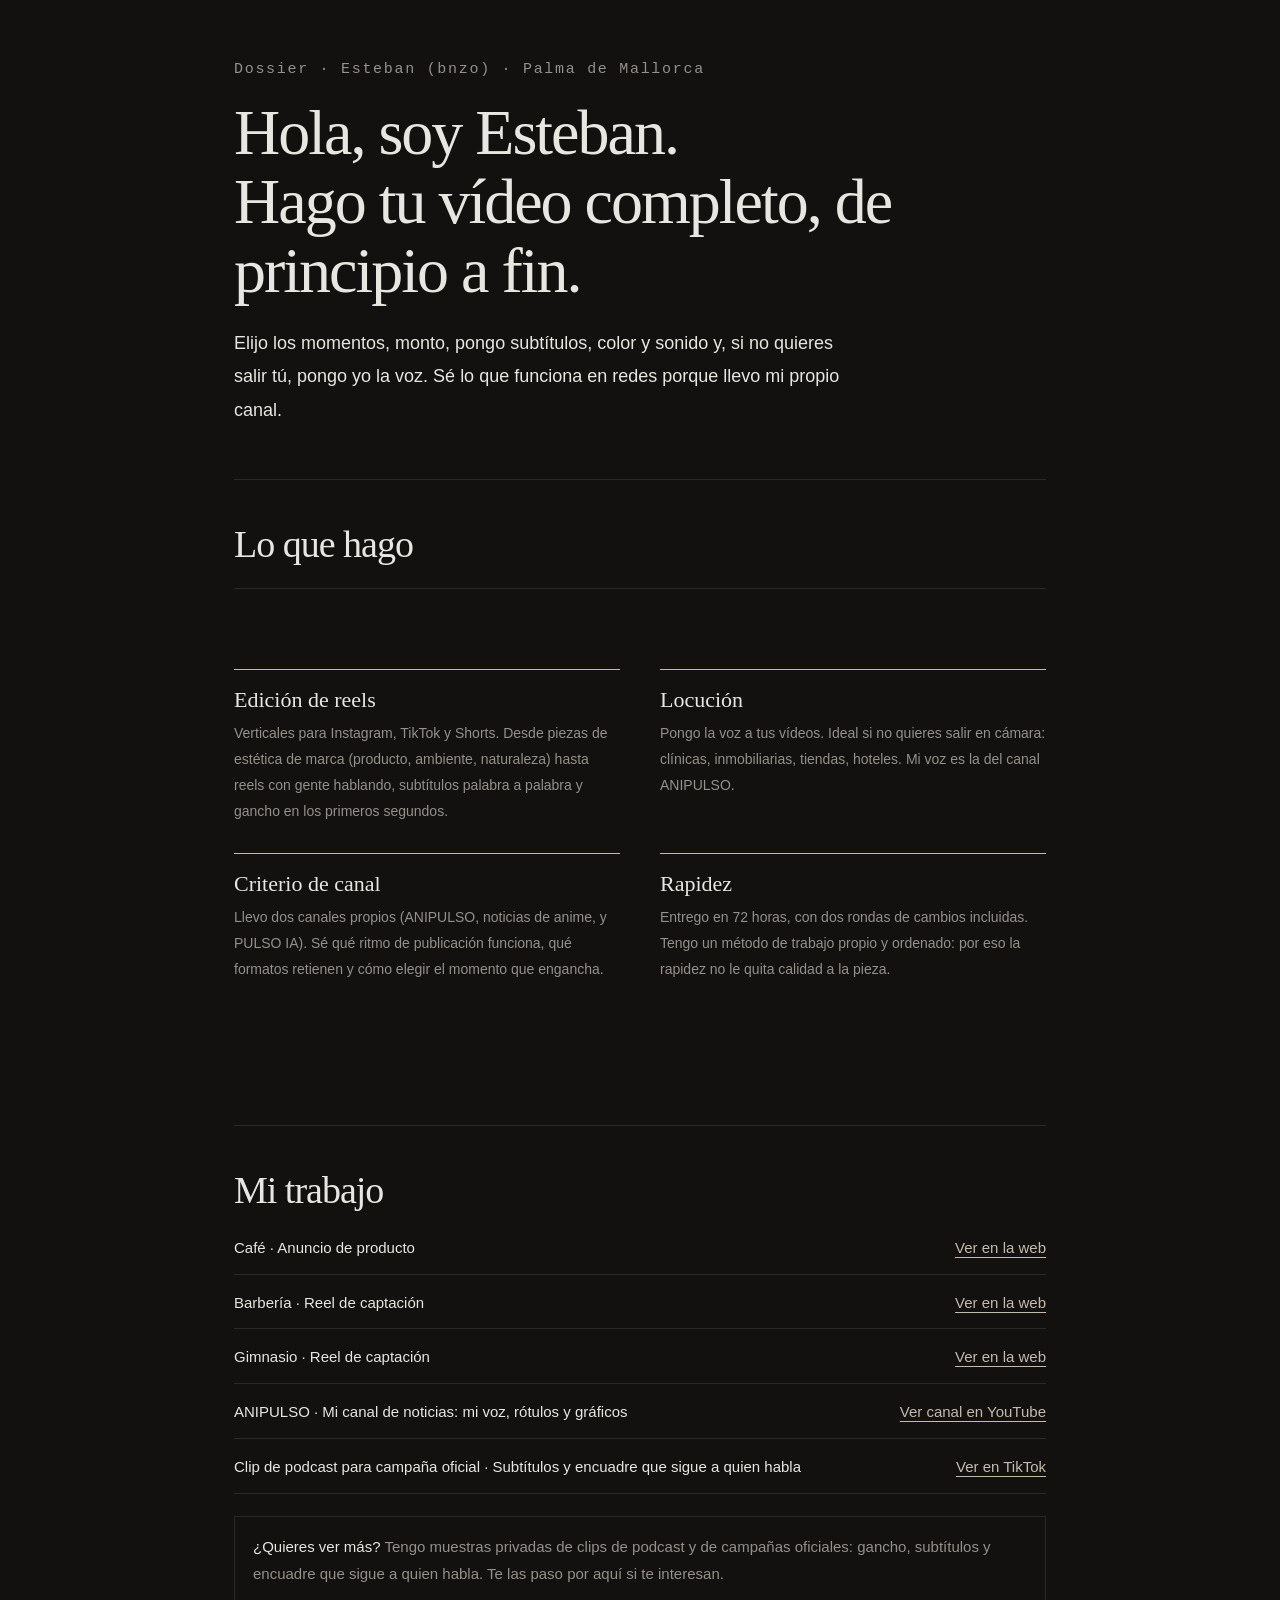
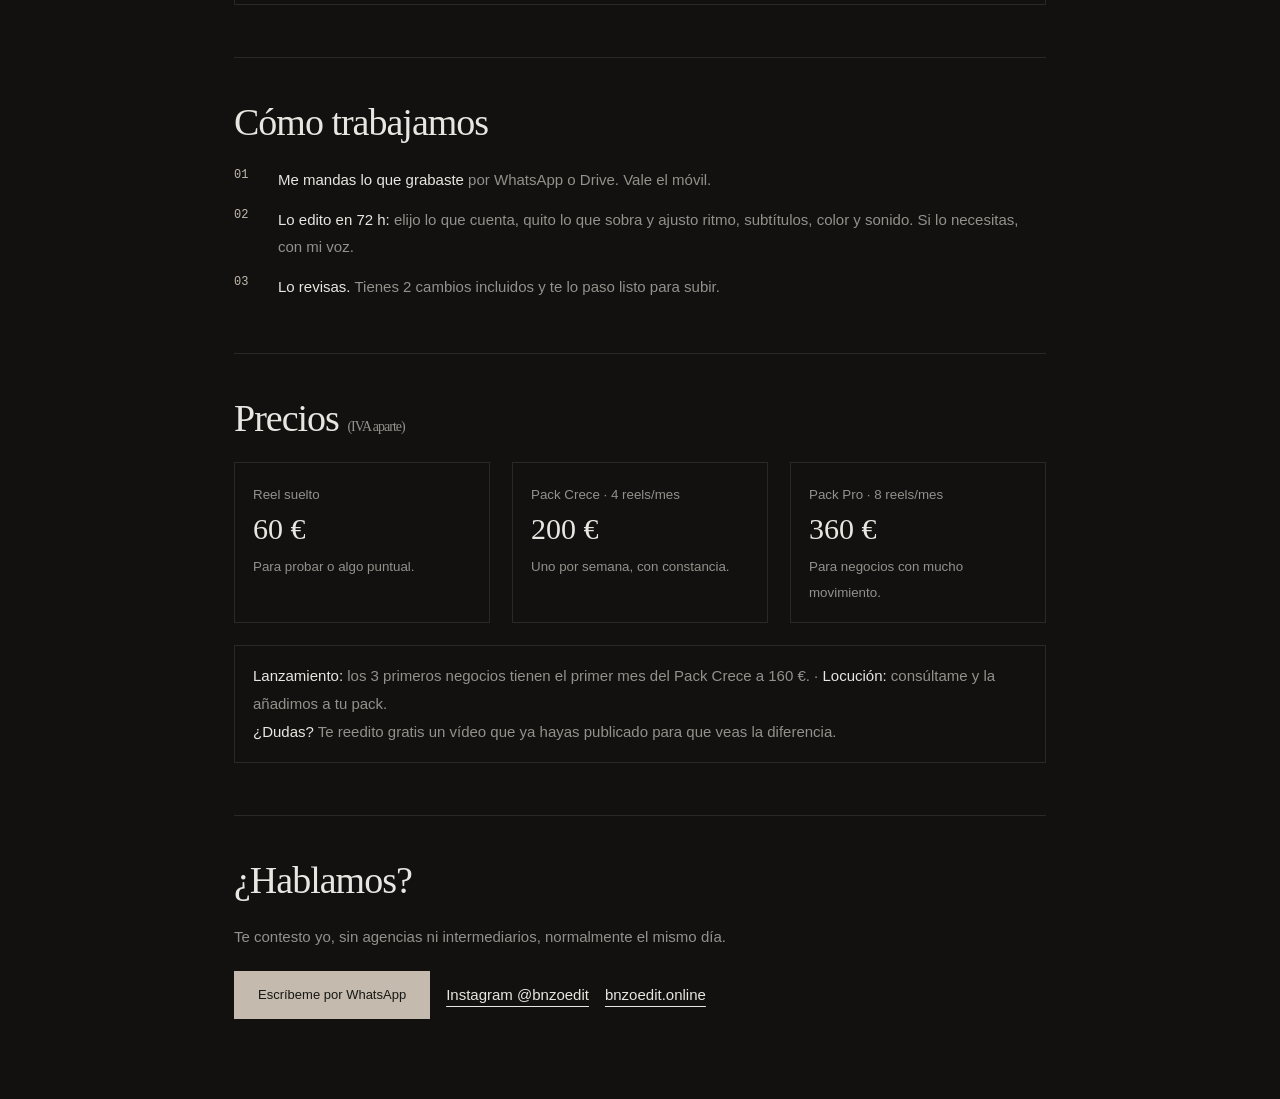
<file: dossier.html>
<!doctype html>
<html lang="es">
<head>
  <meta charset="utf-8">
  <meta name="viewport" content="width=device-width,initial-scale=1">
  <meta name="robots" content="noindex, nofollow">
  <meta http-equiv="Content-Security-Policy" content="default-src 'self'; script-src 'none'; style-src 'self' 'unsafe-inline'; img-src 'self' data:; media-src 'self'; object-src 'none'; base-uri 'self'; form-action 'none'">
  <title>Esteban (bnzo) · Dossier</title>
  <link rel="stylesheet" href="styles.css?v=20261019-personal">
  <style>
    .dz{max-width:860px;margin-inline:auto;padding:56px 24px 80px}
    .dz h1{font-size:clamp(38px,6vw,64px);line-height:1.08;letter-spacing:-2px;margin:14px 0 22px}
    .dz h2{font-size:clamp(26px,3.4vw,38px);letter-spacing:-1px;margin:0 0 22px}
    .dz section{border-top:1px solid var(--line);padding-top:44px;margin-top:52px}
    .dz p,.dz li{color:var(--muted);font-size:15px;line-height:1.85}
    .dz strong{color:var(--ink);font-weight:400}
    .lead{font-size:18px!important;color:var(--ink)!important;max-width:34em}
    .skills{display:grid;grid-template-columns:repeat(2,minmax(0,1fr));gap:28px 40px}
    .skill{border-top:1px solid var(--stone);padding-top:16px}
    .skill h3{font:400 22px/1.25 var(--serif);margin:0 0 8px;color:var(--ink)}
    .skill p{margin:0;font-size:14px}
    .work{list-style:none;padding:0;margin:0;display:grid;gap:14px}
    .work li{display:flex;justify-content:space-between;gap:18px;border-bottom:1px solid var(--line);padding-bottom:12px}
    .work span{color:var(--ink)}
    .work a{text-decoration:underline;text-underline-offset:4px;white-space:nowrap;color:var(--stone)}
    .steps{counter-reset:s;list-style:none;padding:0;margin:0;display:grid;gap:12px}
    .steps li{counter-increment:s;padding-left:44px;position:relative}
    .steps li:before{content:counter(s,decimal-leading-zero);position:absolute;left:0;top:2px;font:12px monospace;color:var(--stone)}
    .prices{display:grid;grid-template-columns:repeat(3,minmax(0,1fr));gap:22px}
    .prices div{border:1px solid var(--line);padding:18px}
    .prices b{display:block;font:400 30px/1.1 var(--serif);color:var(--ink);margin:6px 0 8px}
    .prices small{color:var(--muted)}
    .note{border:1px solid var(--line);padding:16px 18px;margin-top:22px}
    .cta{display:flex;flex-wrap:wrap;gap:16px;margin-top:20px}
    @media(max-width:700px){.skills,.prices{grid-template-columns:1fr}.work li{flex-direction:column;gap:4px}}
    @media print{body{background:#121110}.dz{padding-top:20px}}
  </style>
</head>
<body>
<main class="dz">
  <p class="eyebrow">Dossier · Esteban (bnzo) · Palma de Mallorca</p>
  <h1>Hola, soy Esteban.<br>Hago tu vídeo completo, de principio a fin.</h1>
  <p class="lead">Elijo los momentos, monto, pongo subtítulos, color y sonido y, si no quieres salir tú, pongo yo la voz. Sé lo que funciona en redes porque llevo mi propio canal.</p>

  <section>
    <h2>Lo que hago</h2>
    <div class="skills">
      <div class="skill"><h3>Edición de reels</h3><p>Verticales para Instagram, TikTok y Shorts. Desde piezas de estética de marca (producto, ambiente, naturaleza) hasta reels con gente hablando, subtítulos palabra a palabra y gancho en los primeros segundos.</p></div>
      <div class="skill"><h3>Locución</h3><p>Pongo la voz a tus vídeos. Ideal si no quieres salir en cámara: clínicas, inmobiliarias, tiendas, hoteles. Mi voz es la del canal ANIPULSO.</p></div>
      <div class="skill"><h3>Criterio de canal</h3><p>Llevo dos canales propios (ANIPULSO, noticias de anime, y PULSO IA). Sé qué ritmo de publicación funciona, qué formatos retienen y cómo elegir el momento que engancha.</p></div>
      <div class="skill"><h3>Rapidez</h3><p>Entrego en 72 horas, con dos rondas de cambios incluidas. Tengo un método de trabajo propio y ordenado: por eso la rapidez no le quita calidad a la pieza.</p></div>
    </div>
  </section>

  <section>
    <h2>Mi trabajo</h2>
    <ul class="work">
      <li><span>Café · Anuncio de producto</span><a href="https://www.bnzoedit.online/#portfolio">Ver en la web</a></li>
      <li><span>Barbería · Reel de captación</span><a href="https://www.bnzoedit.online/#portfolio">Ver en la web</a></li>
      <li><span>Gimnasio · Reel de captación</span><a href="https://www.bnzoedit.online/#portfolio">Ver en la web</a></li>
      <li><span>ANIPULSO · Mi canal de noticias: mi voz, rótulos y gráficos</span><a href="https://www.youtube.com/@AniPulso" target="_blank" rel="noopener noreferrer">Ver canal en YouTube</a></li>
      <li><span>Clip de podcast para campaña oficial · Subtítulos y encuadre que sigue a quien habla</span><a href="https://www.tiktok.com/@recortia_/video/7698128193538034966" target="_blank" rel="noopener noreferrer">Ver en TikTok</a></li>
    </ul>
    <p class="note"><strong>¿Quieres ver más?</strong> Tengo muestras privadas de clips de podcast y de campañas oficiales: gancho, subtítulos y encuadre que sigue a quien habla. Te las paso por aquí si te interesan.</p>
  </section>

  <section>
    <h2>Cómo trabajamos</h2>
    <ol class="steps">
      <li><strong>Me mandas lo que grabaste</strong> por WhatsApp o Drive. Vale el móvil.</li>
      <li><strong>Lo edito en 72 h:</strong> elijo lo que cuenta, quito lo que sobra y ajusto ritmo, subtítulos, color y sonido. Si lo necesitas, con mi voz.</li>
      <li><strong>Lo revisas.</strong> Tienes 2 cambios incluidos y te lo paso listo para subir.</li>
    </ol>
  </section>

  <section>
    <h2>Precios <small style="font-size:14px;color:var(--muted)">(IVA aparte)</small></h2>
    <div class="prices">
      <div><small>Reel suelto</small><b>60 €</b><small>Para probar o algo puntual.</small></div>
      <div><small>Pack Crece · 4 reels/mes</small><b>200 €</b><small>Uno por semana, con constancia.</small></div>
      <div><small>Pack Pro · 8 reels/mes</small><b>360 €</b><small>Para negocios con mucho movimiento.</small></div>
    </div>
    <p class="note"><strong>Lanzamiento:</strong> los 3 primeros negocios tienen el primer mes del Pack Crece a 160 €. · <strong>Locución:</strong> consúltame y la añadimos a tu pack.<br><strong>¿Dudas?</strong> Te reedito gratis un vídeo que ya hayas publicado para que veas la diferencia.</p>
  </section>

  <section>
    <h2>¿Hablamos?</h2>
    <p>Te contesto yo, sin agencias ni intermediarios, normalmente el mismo día.</p>
    <div class="cta">
      <a class="button primary" href="https://wa.me/34656913425?text=Hola%20Esteban%2C%20he%20visto%20tu%20dossier%20y%20quiero%20hablar%20de%20un%20proyecto." target="_blank" rel="noopener noreferrer">Escríbeme por WhatsApp</a>
      <a class="contact-email" href="https://www.instagram.com/bnzoedit/" target="_blank" rel="noopener noreferrer">Instagram @bnzoedit</a>
      <a class="contact-email" href="https://www.bnzoedit.online/">bnzoedit.online</a>
    </div>
  </section>
</main>
</body>
</html>
</file>
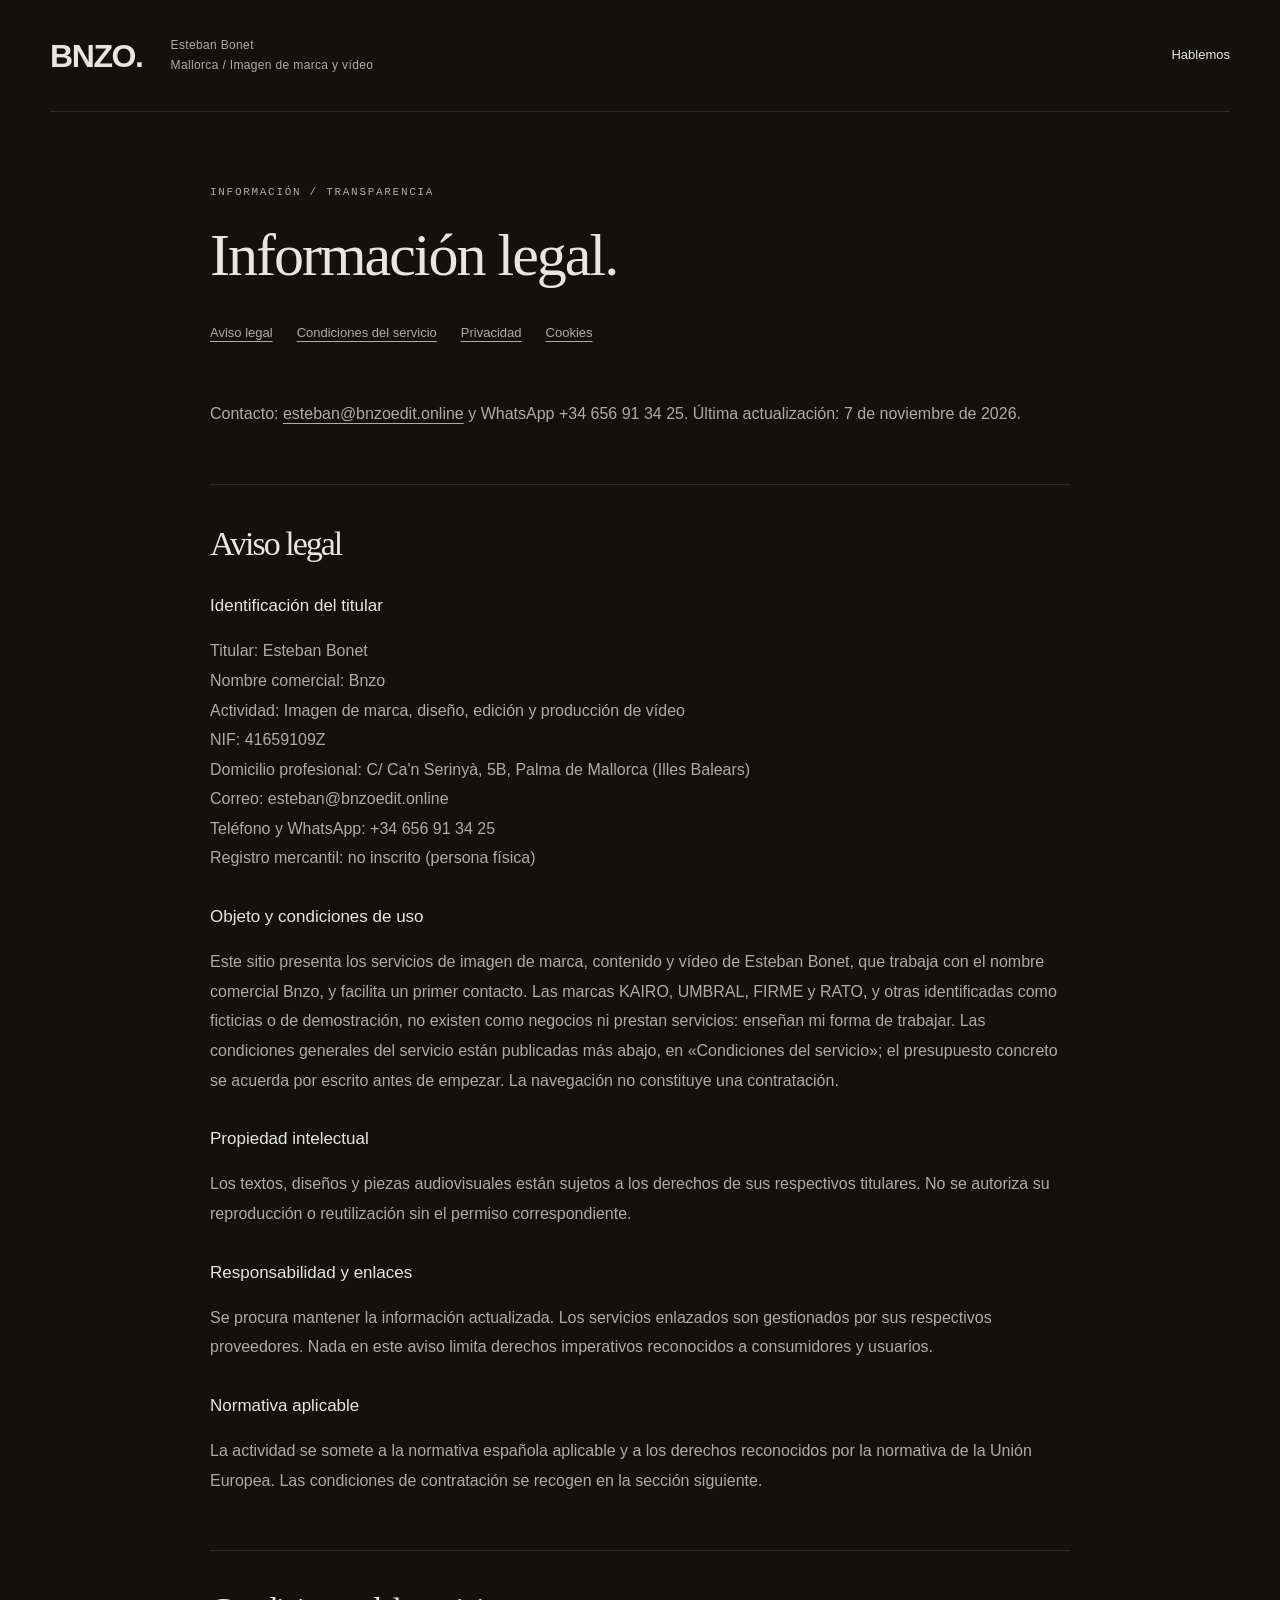
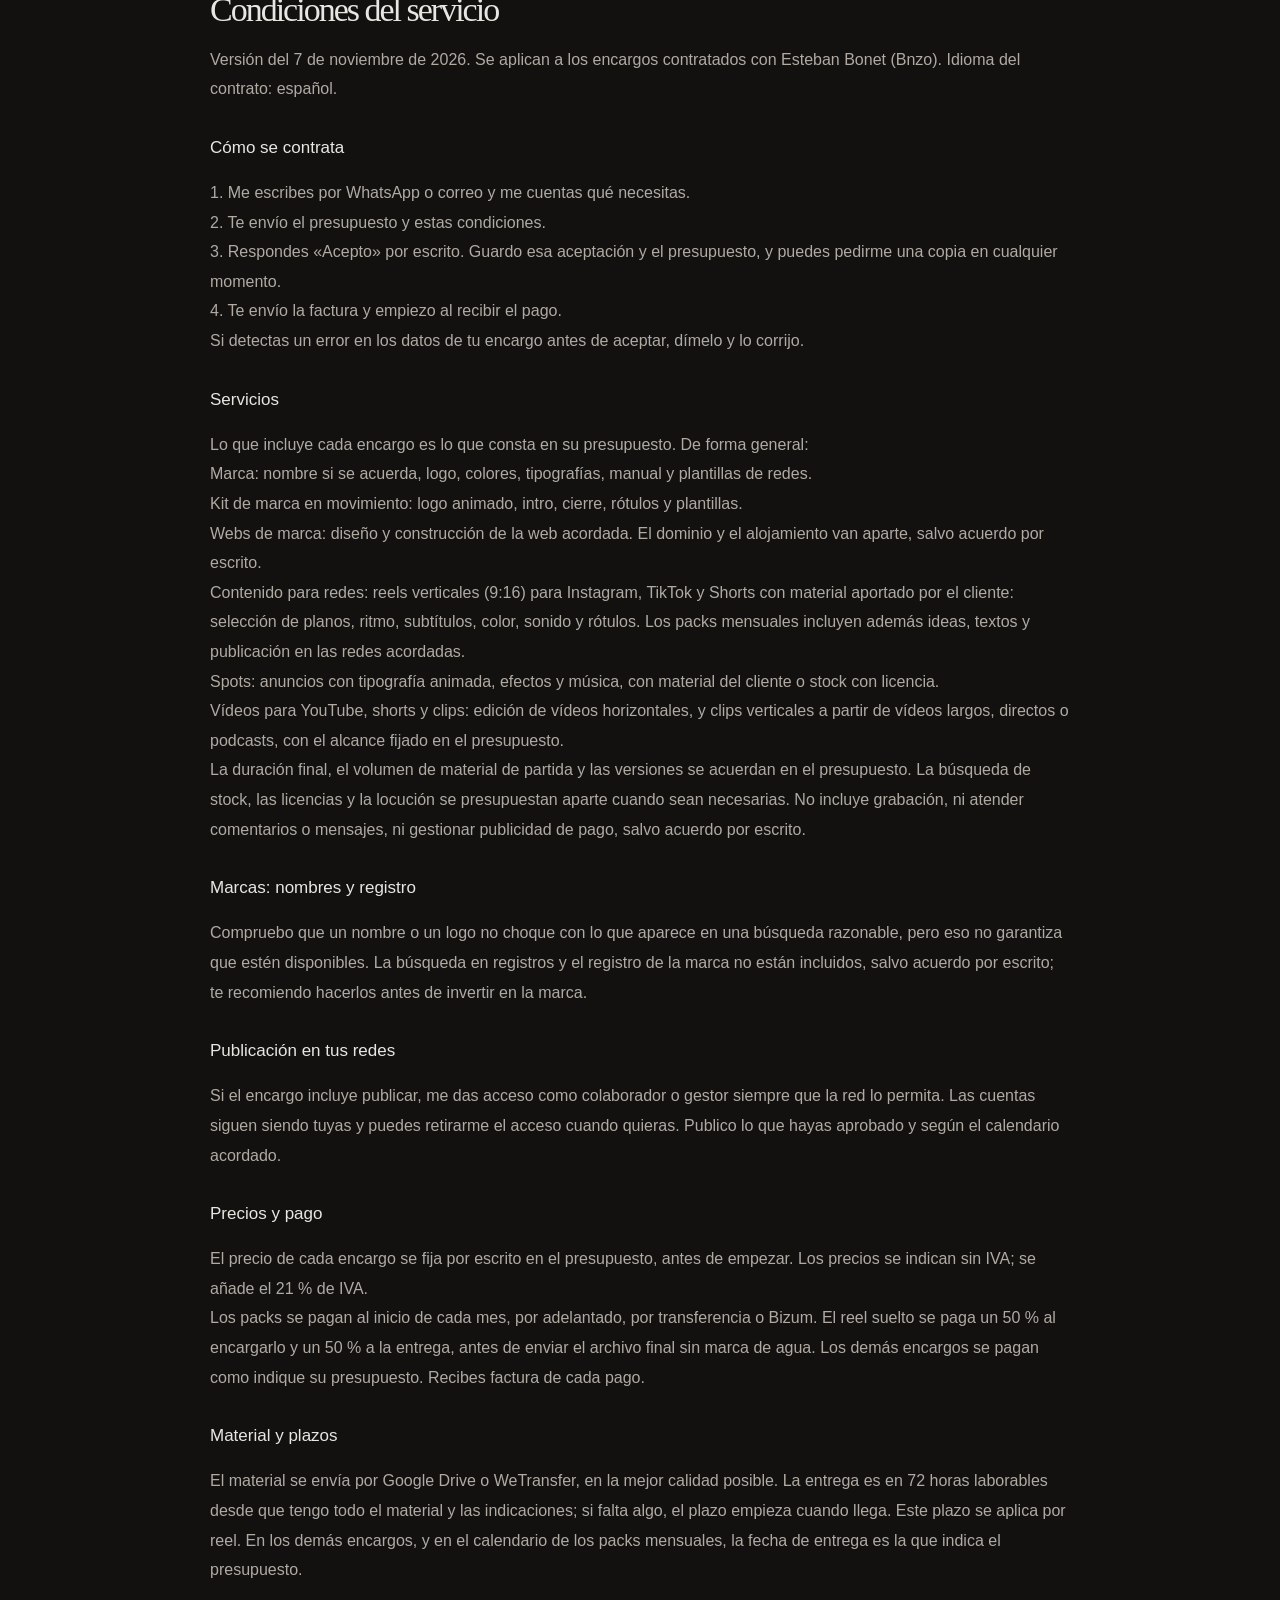
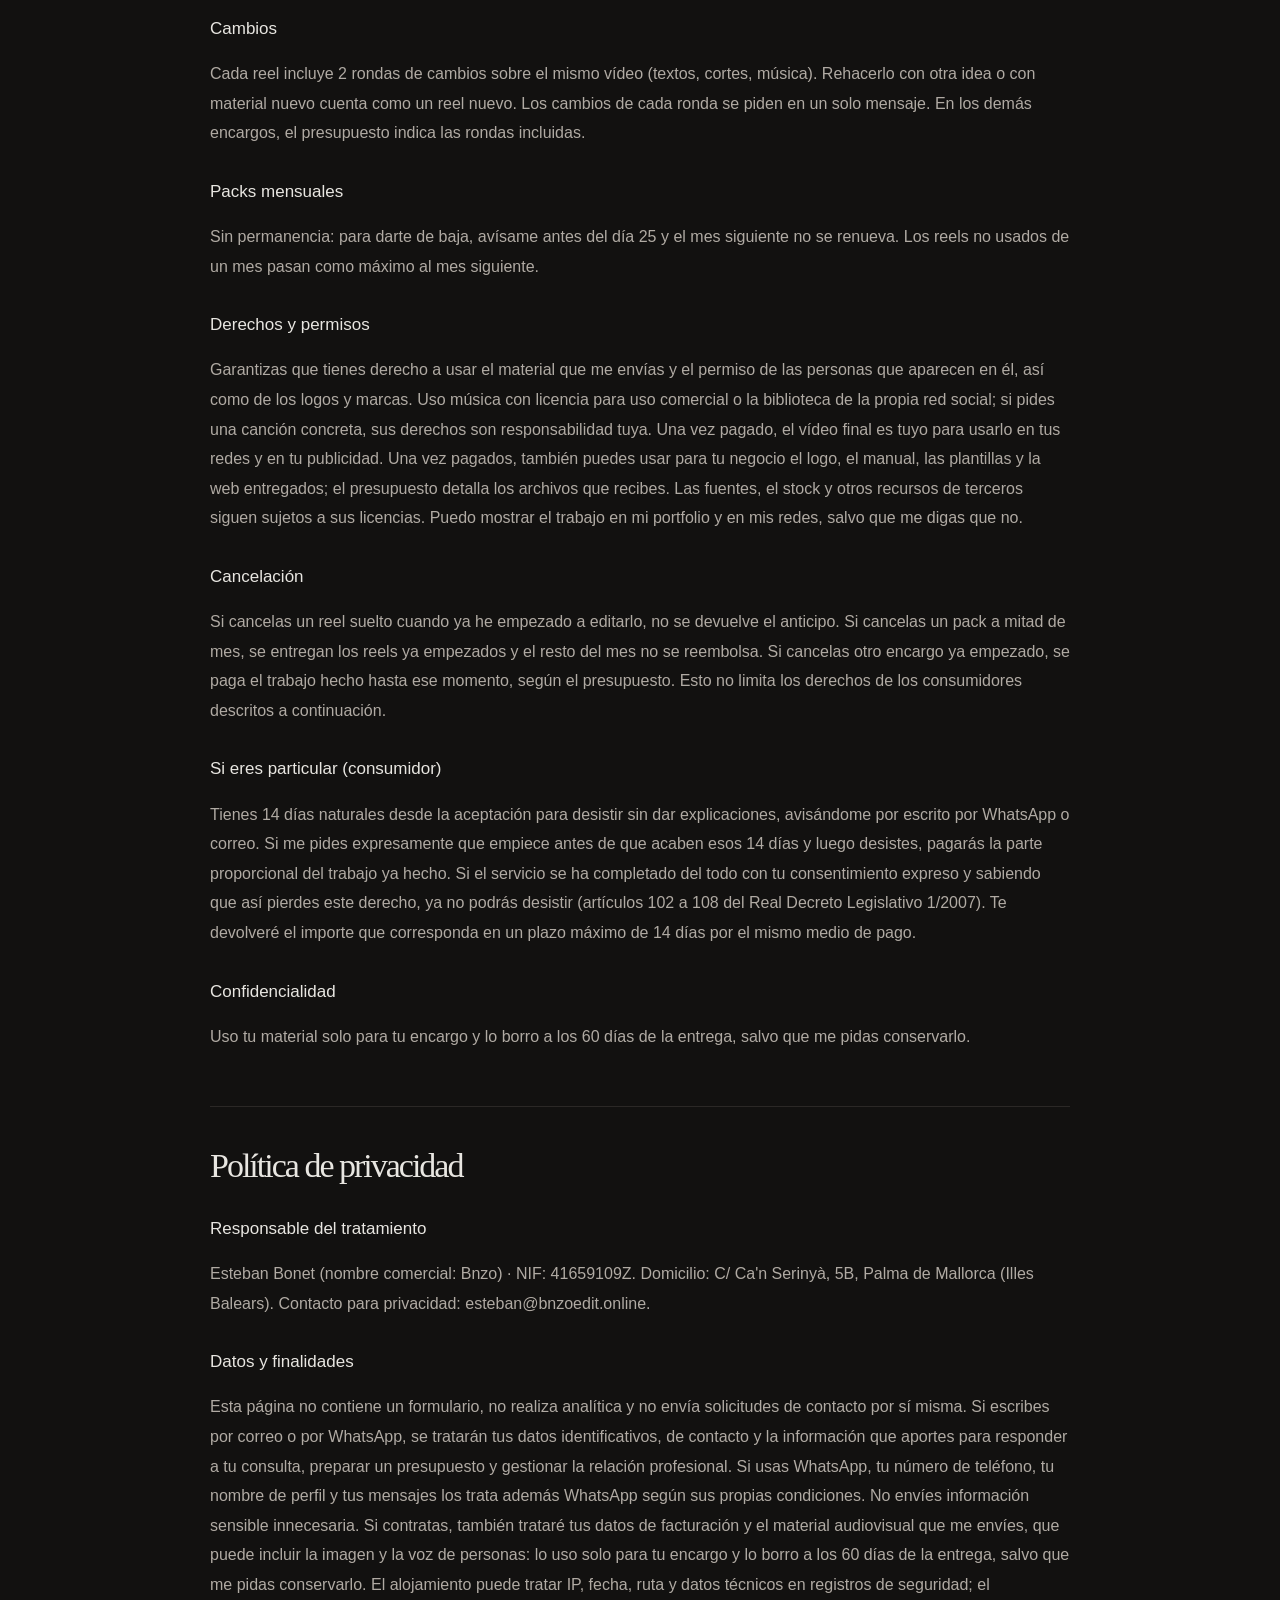
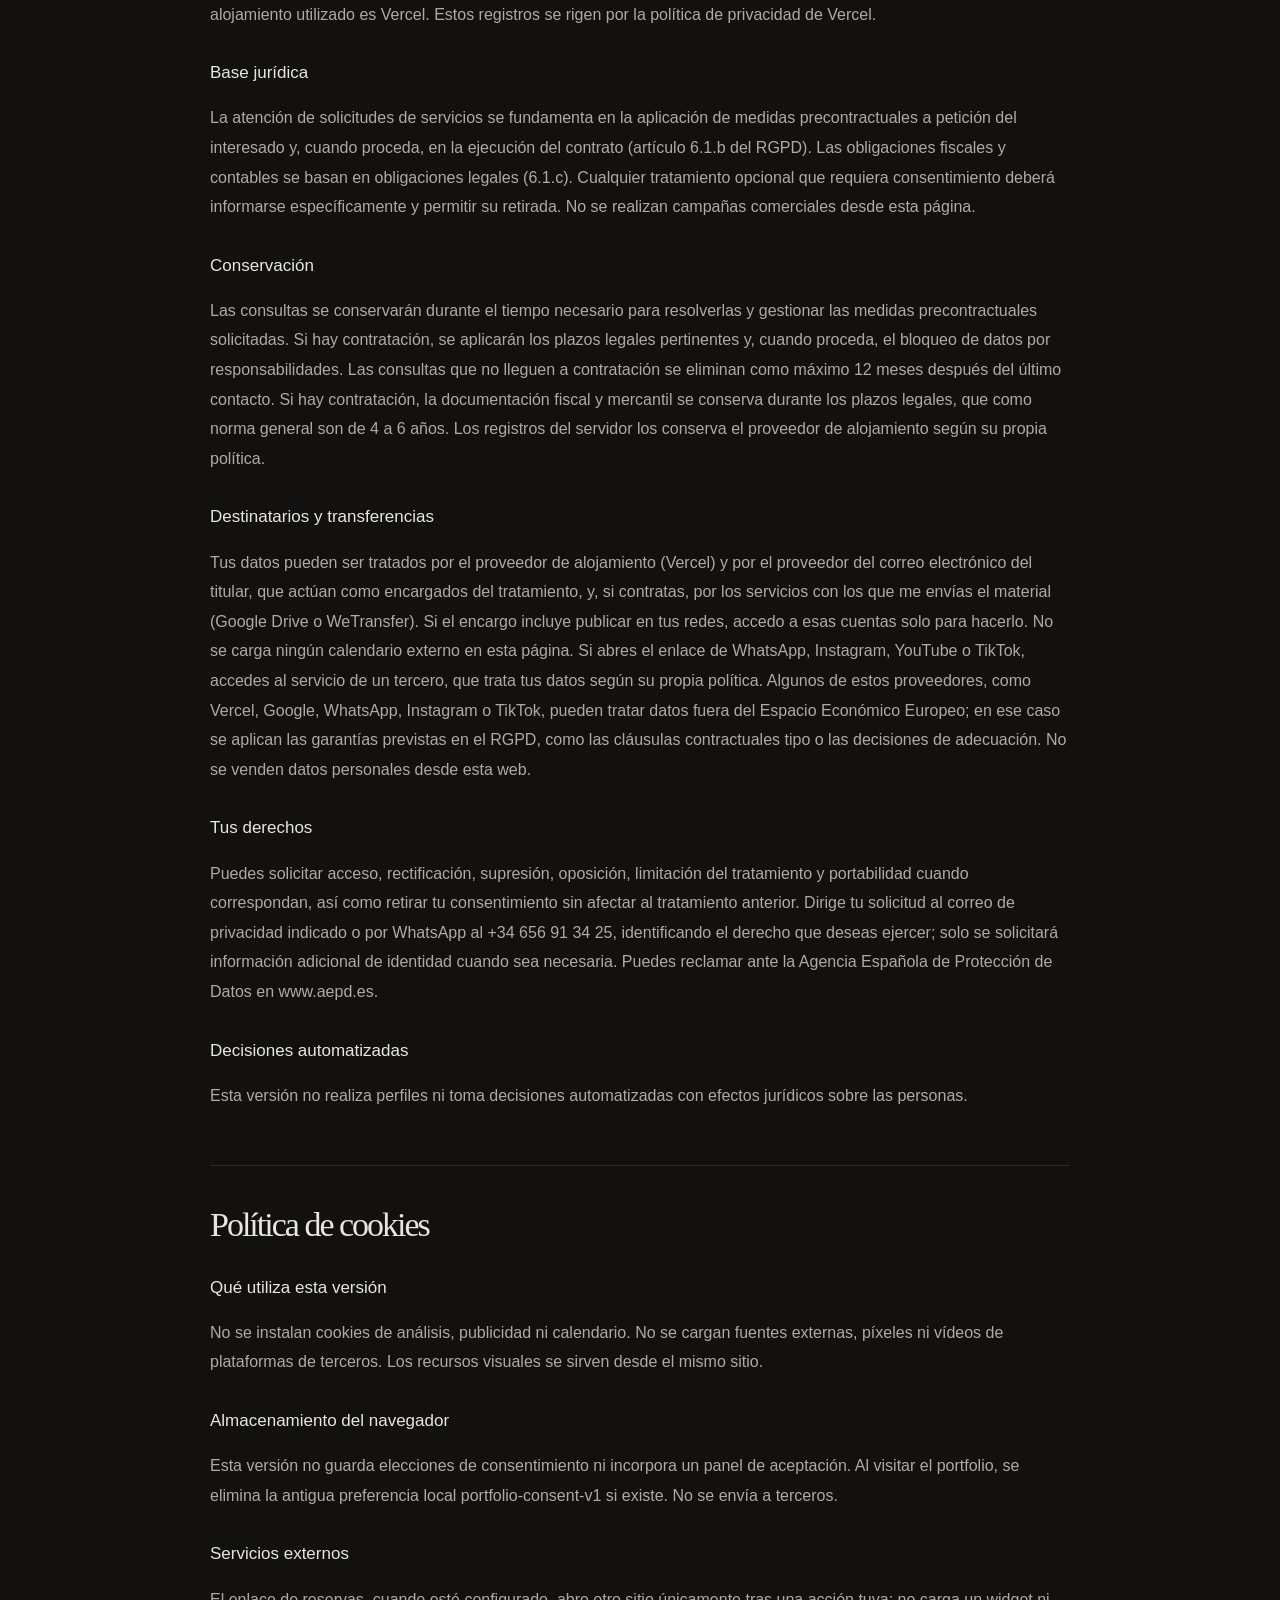
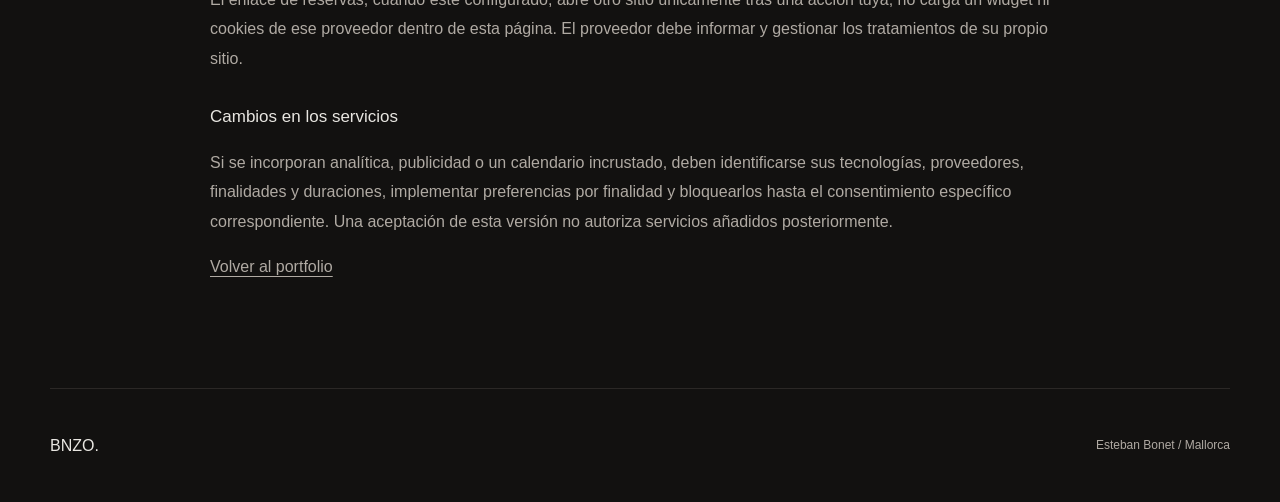
<file: legal.html>
<!doctype html>
<html lang="es">
<head>
  <meta charset="utf-8">
  <meta name="viewport" content="width=device-width,initial-scale=1">
  <meta name="description" content="Información legal, condiciones del servicio, privacidad y cookies de Esteban Bonet / Bnzo, imagen de marca y vídeo desde Palma.">
  <link rel="canonical" href="https://www.bnzoedit.online/legal.html">
  <meta name="theme-color" content="#121110">
  <meta name="robots" content="index, follow">
  <meta http-equiv="Content-Security-Policy" content="default-src 'self'; script-src 'self'; style-src 'self'; img-src 'self' data:; media-src 'self'; connect-src 'self'; frame-src 'none'; object-src 'none'; base-uri 'self'; form-action 'none'">
  <title>Información legal — Esteban Bonet / Bnzo</title>
  <link rel="icon" type="image/svg+xml" href="data:image/svg+xml,%3Csvg xmlns='http://www.w3.org/2000/svg' viewBox='0 0 32 32'%3E%3Crect width='32' height='32' rx='7' fill='%232B2826'/%3E%3Cpath d='M10 8v16M21 8v16' stroke='%23E8E6E1' stroke-width='3'/%3E%3C/svg%3E">
  <link rel="stylesheet" href="styles.css?v=20261022-legal">
  <link rel="stylesheet" href="portfolio-update.css?v=20261025">
</head>
<body><a class="skip" href="#contenido">Saltar al contenido</a><header class="header wrap"><a class="brand" href="index.html" aria-label="Bnzo — Inicio"><span class="wordmark">BNZO.</span><span class="brand-credit">Esteban Bonet<br>Mallorca / Imagen de marca y vídeo</span></a><a class="nav-contact" href="mailto:esteban@bnzoedit.online">Hablemos</a></header><main id="contenido" class="legal-page wrap"><p class="eyebrow">INFORMACIÓN / TRANSPARENCIA</p><h1>Información legal.</h1><nav class="legal-nav" aria-label="Secciones legales"><a href="#aviso-legal">Aviso legal</a><a href="#condiciones">Condiciones del servicio</a><a href="#privacidad">Privacidad</a><a href="#cookies">Cookies</a></nav><p>Contacto: <a href="mailto:esteban@bnzoedit.online">esteban@bnzoedit.online</a> y WhatsApp +34 656 91 34 25. Última actualización: 7 de noviembre de 2026.</p><section id="aviso-legal" aria-labelledby="notice-title"><h2 id="notice-title">Aviso legal</h2><h3>Identificación del titular</h3><p>Titular: Esteban Bonet
Nombre comercial: Bnzo
Actividad: Imagen de marca, diseño, edición y producción de vídeo
NIF: 41659109Z
Domicilio profesional: C/ Ca'n Serinyà, 5B, Palma de Mallorca (Illes Balears)
Correo: esteban@bnzoedit.online
Teléfono y WhatsApp: +34 656 91 34 25
Registro mercantil: no inscrito (persona física)</p>
<h3>Objeto y condiciones de uso</h3><p>Este sitio presenta los servicios de imagen de marca, contenido y vídeo de Esteban Bonet, que trabaja con el nombre comercial Bnzo, y facilita un primer contacto. Las marcas KAIRO, UMBRAL, FIRME y RATO, y otras identificadas como ficticias o de demostración, no existen como negocios ni prestan servicios: enseñan mi forma de trabajar. Las condiciones generales del servicio están publicadas más abajo, en «Condiciones del servicio»; el presupuesto concreto se acuerda por escrito antes de empezar. La navegación no constituye una contratación.</p>
<h3>Propiedad intelectual</h3><p>Los textos, diseños y piezas audiovisuales están sujetos a los derechos de sus respectivos titulares. No se autoriza su reproducción o reutilización sin el permiso correspondiente.</p>
<h3>Responsabilidad y enlaces</h3><p>Se procura mantener la información actualizada. Los servicios enlazados son gestionados por sus respectivos proveedores. Nada en este aviso limita derechos imperativos reconocidos a consumidores y usuarios.</p>
<h3>Normativa aplicable</h3><p>La actividad se somete a la normativa española aplicable y a los derechos reconocidos por la normativa de la Unión Europea. Las condiciones de contratación se recogen en la sección siguiente.</p></section>
<section id="condiciones" aria-labelledby="terms-title"><h2 id="terms-title">Condiciones del servicio</h2><p>Versión del 7 de noviembre de 2026. Se aplican a los encargos contratados con Esteban Bonet (Bnzo). Idioma del contrato: español.</p>
<h3>Cómo se contrata</h3><p>1. Me escribes por WhatsApp o correo y me cuentas qué necesitas.
2. Te envío el presupuesto y estas condiciones.
3. Respondes «Acepto» por escrito. Guardo esa aceptación y el presupuesto, y puedes pedirme una copia en cualquier momento.
4. Te envío la factura y empiezo al recibir el pago.
Si detectas un error en los datos de tu encargo antes de aceptar, dímelo y lo corrijo.</p>
<h3>Servicios</h3><p>Lo que incluye cada encargo es lo que consta en su presupuesto. De forma general:
Marca: nombre si se acuerda, logo, colores, tipografías, manual y plantillas de redes.
Kit de marca en movimiento: logo animado, intro, cierre, rótulos y plantillas.
Webs de marca: diseño y construcción de la web acordada. El dominio y el alojamiento van aparte, salvo acuerdo por escrito.
Contenido para redes: reels verticales (9:16) para Instagram, TikTok y Shorts con material aportado por el cliente: selección de planos, ritmo, subtítulos, color, sonido y rótulos. Los packs mensuales incluyen además ideas, textos y publicación en las redes acordadas.
Spots: anuncios con tipografía animada, efectos y música, con material del cliente o stock con licencia.
Vídeos para YouTube, shorts y clips: edición de vídeos horizontales, y clips verticales a partir de vídeos largos, directos o podcasts, con el alcance fijado en el presupuesto.
La duración final, el volumen de material de partida y las versiones se acuerdan en el presupuesto. La búsqueda de stock, las licencias y la locución se presupuestan aparte cuando sean necesarias. No incluye grabación, ni atender comentarios o mensajes, ni gestionar publicidad de pago, salvo acuerdo por escrito.</p>
<h3>Marcas: nombres y registro</h3><p>Compruebo que un nombre o un logo no choque con lo que aparece en una búsqueda razonable, pero eso no garantiza que estén disponibles. La búsqueda en registros y el registro de la marca no están incluidos, salvo acuerdo por escrito; te recomiendo hacerlos antes de invertir en la marca.</p>
<h3>Publicación en tus redes</h3><p>Si el encargo incluye publicar, me das acceso como colaborador o gestor siempre que la red lo permita. Las cuentas siguen siendo tuyas y puedes retirarme el acceso cuando quieras. Publico lo que hayas aprobado y según el calendario acordado.</p>
<h3>Precios y pago</h3><p>El precio de cada encargo se fija por escrito en el presupuesto, antes de empezar. Los precios se indican sin IVA; se añade el 21 % de IVA.
Los packs se pagan al inicio de cada mes, por adelantado, por transferencia o Bizum. El reel suelto se paga un 50 % al encargarlo y un 50 % a la entrega, antes de enviar el archivo final sin marca de agua. Los demás encargos se pagan como indique su presupuesto. Recibes factura de cada pago.</p>
<h3>Material y plazos</h3><p>El material se envía por Google Drive o WeTransfer, en la mejor calidad posible. La entrega es en 72 horas laborables desde que tengo todo el material y las indicaciones; si falta algo, el plazo empieza cuando llega. Este plazo se aplica por reel. En los demás encargos, y en el calendario de los packs mensuales, la fecha de entrega es la que indica el presupuesto.</p>
<h3>Cambios</h3><p>Cada reel incluye 2 rondas de cambios sobre el mismo vídeo (textos, cortes, música). Rehacerlo con otra idea o con material nuevo cuenta como un reel nuevo. Los cambios de cada ronda se piden en un solo mensaje. En los demás encargos, el presupuesto indica las rondas incluidas.</p>
<h3>Packs mensuales</h3><p>Sin permanencia: para darte de baja, avísame antes del día 25 y el mes siguiente no se renueva. Los reels no usados de un mes pasan como máximo al mes siguiente.</p>
<h3>Derechos y permisos</h3><p>Garantizas que tienes derecho a usar el material que me envías y el permiso de las personas que aparecen en él, así como de los logos y marcas. Uso música con licencia para uso comercial o la biblioteca de la propia red social; si pides una canción concreta, sus derechos son responsabilidad tuya. Una vez pagado, el vídeo final es tuyo para usarlo en tus redes y en tu publicidad. Una vez pagados, también puedes usar para tu negocio el logo, el manual, las plantillas y la web entregados; el presupuesto detalla los archivos que recibes. Las fuentes, el stock y otros recursos de terceros siguen sujetos a sus licencias. Puedo mostrar el trabajo en mi portfolio y en mis redes, salvo que me digas que no.</p>
<h3>Cancelación</h3><p>Si cancelas un reel suelto cuando ya he empezado a editarlo, no se devuelve el anticipo. Si cancelas un pack a mitad de mes, se entregan los reels ya empezados y el resto del mes no se reembolsa. Si cancelas otro encargo ya empezado, se paga el trabajo hecho hasta ese momento, según el presupuesto. Esto no limita los derechos de los consumidores descritos a continuación.</p>
<h3>Si eres particular (consumidor)</h3><p>Tienes 14 días naturales desde la aceptación para desistir sin dar explicaciones, avisándome por escrito por WhatsApp o correo. Si me pides expresamente que empiece antes de que acaben esos 14 días y luego desistes, pagarás la parte proporcional del trabajo ya hecho. Si el servicio se ha completado del todo con tu consentimiento expreso y sabiendo que así pierdes este derecho, ya no podrás desistir (artículos 102 a 108 del Real Decreto Legislativo 1/2007). Te devolveré el importe que corresponda en un plazo máximo de 14 días por el mismo medio de pago.</p>
<h3>Confidencialidad</h3><p>Uso tu material solo para tu encargo y lo borro a los 60 días de la entrega, salvo que me pidas conservarlo.</p></section>
<section id="privacidad" aria-labelledby="privacy-title"><h2 id="privacy-title">Política de privacidad</h2><h3>Responsable del tratamiento</h3><p>Esteban Bonet (nombre comercial: Bnzo) · NIF: 41659109Z. Domicilio: C/ Ca'n Serinyà, 5B, Palma de Mallorca (Illes Balears). Contacto para privacidad: esteban@bnzoedit.online.</p>
<h3>Datos y finalidades</h3><p>Esta página no contiene un formulario, no realiza analítica y no envía solicitudes de contacto por sí misma. Si escribes por correo o por WhatsApp, se tratarán tus datos identificativos, de contacto y la información que aportes para responder a tu consulta, preparar un presupuesto y gestionar la relación profesional. Si usas WhatsApp, tu número de teléfono, tu nombre de perfil y tus mensajes los trata además WhatsApp según sus propias condiciones. No envíes información sensible innecesaria. Si contratas, también trataré tus datos de facturación y el material audiovisual que me envíes, que puede incluir la imagen y la voz de personas: lo uso solo para tu encargo y lo borro a los 60 días de la entrega, salvo que me pidas conservarlo. El alojamiento puede tratar IP, fecha, ruta y datos técnicos en registros de seguridad; el alojamiento utilizado es Vercel. Estos registros se rigen por la política de privacidad de Vercel.</p>
<h3>Base jurídica</h3><p>La atención de solicitudes de servicios se fundamenta en la aplicación de medidas precontractuales a petición del interesado y, cuando proceda, en la ejecución del contrato (artículo 6.1.b del RGPD). Las obligaciones fiscales y contables se basan en obligaciones legales (6.1.c). Cualquier tratamiento opcional que requiera consentimiento deberá informarse específicamente y permitir su retirada. No se realizan campañas comerciales desde esta página.</p>
<h3>Conservación</h3><p>Las consultas se conservarán durante el tiempo necesario para resolverlas y gestionar las medidas precontractuales solicitadas. Si hay contratación, se aplicarán los plazos legales pertinentes y, cuando proceda, el bloqueo de datos por responsabilidades. Las consultas que no lleguen a contratación se eliminan como máximo 12 meses después del último contacto. Si hay contratación, la documentación fiscal y mercantil se conserva durante los plazos legales, que como norma general son de 4 a 6 años. Los registros del servidor los conserva el proveedor de alojamiento según su propia política.</p>
<h3>Destinatarios y transferencias</h3><p>Tus datos pueden ser tratados por el proveedor de alojamiento (Vercel) y por el proveedor del correo electrónico del titular, que actúan como encargados del tratamiento, y, si contratas, por los servicios con los que me envías el material (Google Drive o WeTransfer). Si el encargo incluye publicar en tus redes, accedo a esas cuentas solo para hacerlo. No se carga ningún calendario externo en esta página. Si abres el enlace de WhatsApp, Instagram, YouTube o TikTok, accedes al servicio de un tercero, que trata tus datos según su propia política. Algunos de estos proveedores, como Vercel, Google, WhatsApp, Instagram o TikTok, pueden tratar datos fuera del Espacio Económico Europeo; en ese caso se aplican las garantías previstas en el RGPD, como las cláusulas contractuales tipo o las decisiones de adecuación. No se venden datos personales desde esta web.</p>
<h3>Tus derechos</h3><p>Puedes solicitar acceso, rectificación, supresión, oposición, limitación del tratamiento y portabilidad cuando correspondan, así como retirar tu consentimiento sin afectar al tratamiento anterior. Dirige tu solicitud al correo de privacidad indicado o por WhatsApp al +34 656 91 34 25, identificando el derecho que deseas ejercer; solo se solicitará información adicional de identidad cuando sea necesaria. Puedes reclamar ante la Agencia Española de Protección de Datos en www.aepd.es.</p>
<h3>Decisiones automatizadas</h3><p>Esta versión no realiza perfiles ni toma decisiones automatizadas con efectos jurídicos sobre las personas.</p></section>
<section id="cookies" aria-labelledby="cookies-title"><h2 id="cookies-title">Política de cookies</h2><h3>Qué utiliza esta versión</h3><p>No se instalan cookies de análisis, publicidad ni calendario. No se cargan fuentes externas, píxeles ni vídeos de plataformas de terceros. Los recursos visuales se sirven desde el mismo sitio.</p>
<h3>Almacenamiento del navegador</h3><p>Esta versión no guarda elecciones de consentimiento ni incorpora un panel de aceptación. Al visitar el portfolio, se elimina la antigua preferencia local portfolio-consent-v1 si existe. No se envía a terceros.</p>
<h3>Servicios externos</h3><p>El enlace de reservas, cuando esté configurado, abre otro sitio únicamente tras una acción tuya; no carga un widget ni cookies de ese proveedor dentro de esta página. El proveedor debe informar y gestionar los tratamientos de su propio sitio.</p>
<h3>Cambios en los servicios</h3><p>Si se incorporan analítica, publicidad o un calendario incrustado, deben identificarse sus tecnologías, proveedores, finalidades y duraciones, implementar preferencias por finalidad y bloquearlos hasta el consentimiento específico correspondiente. Una aceptación de esta versión no autoriza servicios añadidos posteriormente.</p></section><p><a href="/marcas/#contacto">Volver al portfolio</a></p></main><footer class="footer wrap"><div class="footer-top"><a href="index.html">BNZO.</a><p>Esteban Bonet / Mallorca</p></div></footer></body></html>
</file>
<file: creadores/creadores.css>
/* Bnzo · web para creadores (demo 26-11-2026). Inspiración: estructura de eliesite.com; marca Bnzo «entre las cuerdas».
   Presets adaptados de E:\ANIPULSO\plantillas-web: menú en píldora, máscara de líneas, doble marquesina, rejilla de focos,
   contador rodillo, acordeón con muelle y botón magnético. Sin estilos en línea (CSP de la web real). */
@font-face{font-family:'Archivo';font-style:normal;font-weight:100 900;font-stretch:62% 125%;font-display:swap;src:url(../assets/archivo-latin-ext.woff2) format('woff2');unicode-range:U+0100-02BA,U+02BD-02C5,U+02C7-02CC,U+02CE-02D7,U+02DD-02FF,U+0304,U+0308,U+0329,U+1D00-1DBF,U+1E00-1E9F,U+1EF2-1EFF,U+2020,U+20A0-20AB,U+20AD-20C4,U+2113,U+2C60-2C7F,U+A720-A7FF}
@font-face{font-family:'Archivo';font-style:normal;font-weight:100 900;font-stretch:62% 125%;font-display:swap;src:url(../assets/archivo-latin.woff2) format('woff2');unicode-range:U+0000-00FF,U+0131,U+0152-0153,U+02BB-02BC,U+02C6,U+02DA,U+02DC,U+0304,U+0308,U+0329,U+2000-206F,U+20AC,U+2122,U+2191,U+2193,U+2212,U+2215,U+FEFF,U+FFFD}
:root{
  --noche:#0f0f0e; --grafito:#1b1b19; --grafito-2:#242421; --linea:#2e2e2a;
  --tiza:#efede8; --ceniza:#a3a097; --acido:#d9ff3b; --acido-2:#c6ee1c;
  --m:clamp(16px,2.5vw,32px); --max:1240px;
  --ease-out:cubic-bezier(.16,1,.3,1); --ease-spring:cubic-bezier(.34,1.56,.64,1);
}
*{margin:0;padding:0;box-sizing:border-box}
html{scroll-behavior:smooth;scroll-padding-top:96px}
body{font-family:'Archivo',system-ui,sans-serif;background:var(--noche);color:var(--tiza);line-height:1.5;-webkit-font-smoothing:antialiased;overflow-x:hidden}
img,video{display:block;max-width:100%;height:auto}
a{color:inherit}
:focus-visible{outline:3px solid var(--acido);outline-offset:3px;border-radius:6px}
.skip{position:absolute;left:-999px;top:8px;background:var(--acido);color:var(--noche);padding:10px 16px;border-radius:999px;font-weight:700;z-index:99}
.skip:focus{left:8px}
.wrap{width:min(var(--max),100% - 2*var(--m));margin-inline:auto}
.sr{position:absolute;width:1px;height:1px;overflow:hidden;clip:rect(0 0 0 0);white-space:nowrap}

/* Titulares: Archivo estrecho, 800, mayúsculas */
.t-xl,.t-l,.t-m{padding-top:.14em;font-weight:800;font-stretch:62%;text-transform:uppercase;letter-spacing:-.01em;line-height:.9}
.t-xl{font-size:clamp(4.2rem,11vw,9.5rem)}
.t-l{font-size:clamp(2.8rem,6.5vw,5.6rem)}
.t-m{font-size:clamp(1.6rem,2.6vw,2.2rem);line-height:1}
.acid{color:var(--acido)}
.eyebrow{display:inline-block;font-size:.8125rem;font-weight:700;letter-spacing:.18em;text-transform:uppercase;color:var(--acido);margin-bottom:14px}
.lead{color:var(--ceniza);font-size:clamp(1.125rem,1.4vw,1.25rem);max-width:52ch}
.head{text-align:center;margin-bottom:clamp(32px,5vw,56px)}
.head .lead{margin:18px auto 0}
section{padding-block:clamp(72px,10vw,140px);position:relative}

/* Menú en píldora flotante */
.nav{position:fixed;top:14px;left:50%;translate:-50% 0;z-index:50;display:flex;align-items:center;gap:6px;padding:6px 6px 6px 8px;border-radius:999px;
  background:color-mix(in srgb,var(--grafito) 78%,transparent);border:1px solid var(--linea);backdrop-filter:blur(14px);-webkit-backdrop-filter:blur(14px);max-width:calc(100% - 24px)}
.nav .logo{display:grid;place-items:center;width:38px;height:38px;border-radius:50%;background:var(--acido);color:var(--noche);font-weight:900;font-stretch:62%;font-size:.95rem;text-decoration:none;letter-spacing:.02em}
.nav ul{display:flex;list-style:none;gap:2px}
.nav ul a{display:block;padding:9px 14px;border-radius:999px;text-decoration:none;font-size:.92rem;font-weight:600;color:var(--ceniza);transition:color .2s,background .2s}
.nav ul a:hover,.nav ul a[aria-current]{color:var(--tiza);background:var(--grafito-2)}
.nav .cta{padding:10px 18px;border-radius:999px;background:var(--acido);color:var(--noche);font-weight:700;font-size:.92rem;text-decoration:none;white-space:nowrap}
.nav .cta:hover{background:var(--acido-2)}

/* Botones (botón magnético con relleno) */
.btn{position:relative;display:inline-flex;align-items:center;gap:10px;min-height:52px;padding:0 26px;border-radius:999px;font:700 1rem 'Archivo',sans-serif;text-decoration:none;cursor:pointer;
  border:1px solid color-mix(in srgb,var(--tiza) 30%,transparent);background:none;color:var(--tiza);overflow:hidden;isolation:isolate;transition:transform .5s var(--ease-out),color .3s}
.btn span{position:relative;z-index:1;transition:transform .5s var(--ease-out)}
.btn::before{content:"";position:absolute;left:var(--x,50%);top:var(--y,50%);width:0;aspect-ratio:1;border-radius:50%;background:var(--acido);translate:-50% -50%;transition:width .55s var(--ease-out);z-index:0}
.btn:hover::before,.btn:focus-visible::before{width:260%}
.btn:hover,.btn:focus-visible{color:var(--noche)}
.btn.solid{background:var(--tiza);color:var(--noche);border-color:var(--tiza)}
.btn:active{scale:.97}

/* Portada */
.hero{min-height:100svh;display:grid;align-items:center;padding-top:110px;padding-bottom:60px;overflow:hidden}
.hero::before{content:"";position:absolute;inset:auto -10% -30% 30%;height:80%;background:radial-gradient(closest-side,color-mix(in srgb,var(--acido) 13%,transparent),transparent);pointer-events:none}
.hero .wrap{display:grid;grid-template-columns:1.1fr .9fr;gap:clamp(24px,4vw,64px);align-items:center}
.chips{display:flex;flex-wrap:wrap;gap:8px;margin-bottom:22px}
.chip{display:inline-flex;align-items:center;gap:8px;padding:7px 14px;border-radius:999px;background:var(--grafito);border:1px solid var(--linea);font-size:.85rem;font-weight:600;color:var(--ceniza)}
.chip.on{color:var(--noche);background:var(--acido);border-color:var(--acido)}
.dot{width:8px;height:8px;border-radius:50%;background:var(--noche);animation:pulse 1.8s ease-in-out infinite}
@keyframes pulse{50%{opacity:.35}}
.hero h1{margin-bottom:22px}
.ml .ln{display:block;overflow:hidden;padding-bottom:.04em}
.ml .ln>span{display:block;transform:translateY(105%);transition:transform 1.1s var(--ease-out)}
.ml .ln:nth-child(2)>span{transition-delay:.11s}
.ml .ln:nth-child(3)>span{transition-delay:.22s}
.ml.in .ln>span,.no-js .ml .ln>span{transform:none}
.facts{display:flex;flex-wrap:wrap;gap:22px;margin:26px 0 32px;color:var(--ceniza);font-size:.95rem}
.facts b{color:var(--acido);font-weight:800;font-size:1.15rem;margin-right:4px}
.actions{display:flex;flex-wrap:wrap;gap:12px}

/* Vídeo de presentación entre las cuerdas */
.stage{position:relative;display:grid;place-items:center;min-height:560px}
.ropes{position:absolute;inset:0;display:grid;align-content:center;gap:clamp(70px,9vw,120px);pointer-events:none}
.ropes i{display:block;height:4px;border-radius:4px;background:var(--acido);box-shadow:0 0 22px color-mix(in srgb,var(--acido) 45%,transparent);margin-left:-4%;margin-right:-60%;rotate:-4deg;opacity:.9}
.manifest .ropes i{margin-inline:-10%}
.ropes i:nth-child(2){rotate:-2deg;opacity:.7}
.ropes i:nth-child(3){rotate:0deg;opacity:.5}
.reel{position:relative;width:min(320px,78vw);aspect-ratio:9/16;border-radius:26px;overflow:hidden;background:var(--grafito);border:1px solid var(--linea);box-shadow:0 40px 90px -30px #000;z-index:1;rotate:2deg}
.reel video{width:100%;height:100%;object-fit:cover}
.reel .play{position:absolute;inset:0;display:grid;place-items:center;background:linear-gradient(transparent 55%,rgb(0 0 0/.6));border:0;cursor:pointer;color:var(--tiza)}
.reel .play .pb{display:grid;place-items:center;width:74px;height:74px;border-radius:50%;background:color-mix(in srgb,var(--noche) 55%,transparent);backdrop-filter:blur(8px);border:1px solid rgb(255 255 255/.25)}
.reel .play .pb::before{content:"";border-left:20px solid var(--tiza);border-block:13px solid transparent;margin-left:5px}
.reel .tag{position:absolute;left:14px;bottom:14px;font-size:.85rem;font-weight:700;padding:6px 12px;border-radius:999px;background:var(--acido);color:var(--noche)}
.reel.playing .play{opacity:0}
.tool{position:absolute;z-index:2;padding:9px 14px;border-radius:14px;background:var(--grafito);border:1px solid var(--linea);font-size:.85rem;font-weight:700;box-shadow:0 14px 30px -12px #000;animation:float 6s ease-in-out infinite}
.tool small{display:block;color:var(--ceniza);font-weight:500;font-size:.8125rem}
.tool.t1{left:2%;top:14%}.tool.t2{right:0;top:24%;animation-delay:-2s}.tool.t3{left:6%;bottom:16%;animation-delay:-4s}.tool.t4{right:4%;bottom:8%;animation-delay:-1s}
@keyframes float{50%{translate:0 -10px}}

/* Doble marquesina cruzada */
.cross{position:relative;height:360px;overflow:hidden;padding:0}
.band{position:absolute;left:-10%;width:120%;top:50%;padding:16px 0;white-space:nowrap;font-weight:800;font-stretch:62%;text-transform:uppercase;font-size:clamp(1.5rem,3.6vw,2.6rem);letter-spacing:.01em}
.band.b1{top:24%;background:var(--acido);color:var(--noche);translate:0 -50%;rotate:-3.5deg}
.band.b2{top:76%;background:var(--grafito-2);color:var(--tiza);translate:0 -50%;rotate:3deg}
.row{display:inline-flex;gap:2.2rem;will-change:transform}
.row span::after{content:"✦";margin-left:2.2rem;opacity:.6}

/* Showreel */
.showreel{border-radius:24px;overflow:hidden;background:#000;aspect-ratio:16/9}
.showreel video{width:100%;height:100%;object-fit:cover}

/* Mi trabajo */
.work{display:grid;grid-template-columns:repeat(6,1fr);gap:18px}
.card{grid-column:span 3;display:flex;flex-direction:column;gap:12px;text-decoration:none;color:inherit;background:none;border:0;text-align:left;font:inherit;cursor:pointer}
.card.big{grid-column:1/-1}
.card .thumb{position:relative;aspect-ratio:16/9;border-radius:20px;overflow:hidden;background:var(--grafito);border:1px solid var(--linea)}
.card .thumb img{width:100%;height:100%;object-fit:cover;transition:transform .8s var(--ease-out)}
.card:hover .thumb img{transform:scale(1.04)}
.card .badge{position:absolute;left:14px;top:14px;display:inline-flex;gap:8px;align-items:center;padding:6px 12px;border-radius:999px;background:color-mix(in srgb,var(--noche) 70%,transparent);backdrop-filter:blur(8px);font-size:.8125rem;font-weight:700}
.card .badge b{color:var(--acido)}
.card .pl{position:absolute;right:16px;bottom:16px;display:grid;place-items:center;width:56px;height:56px;border-radius:50%;background:var(--acido);transition:scale .4s var(--ease-spring)}
.card .pl::before{content:"";border-left:16px solid var(--noche);border-block:10px solid transparent;margin-left:4px}
.card:hover .pl{scale:1.1}
.card h3{font-size:clamp(1.1rem,1.6vw,1.35rem);font-weight:700;line-height:1.25}
.card .meta{color:var(--ceniza);font-size:.9rem}
.card.wip .thumb::after{content:"En montaje";position:absolute;inset:auto 14px 14px auto;padding:6px 12px;border-radius:999px;background:var(--tiza);color:var(--noche);font-size:.8125rem;font-weight:800}

/* Bento de servicios (rejilla de focos) */
.bento{display:grid;grid-template-columns:repeat(12,1fr);gap:14px}
.tile{position:relative;grid-column:span 6;border-radius:24px;padding:1px;background:radial-gradient(320px circle at var(--x,-999px) var(--y,-999px),var(--acido),var(--linea) 70%)}
.tile:nth-child(1){grid-column:span 7}.tile:nth-child(2){grid-column:span 5}.tile:nth-child(3){grid-column:span 5}.tile:nth-child(4){grid-column:span 7}
.tile>div{height:100%;border-radius:23px;padding:clamp(22px,2.6vw,34px);background:radial-gradient(420px circle at var(--x,-999px) var(--y,-999px),color-mix(in srgb,var(--acido) 7%,var(--grafito)),var(--grafito) 70%);display:flex;flex-direction:column;gap:12px;min-height:340px}
.tags{display:flex;flex-wrap:wrap;gap:6px}
.tags span{font-size:.8125rem;font-weight:700;padding:5px 10px;border-radius:999px;background:var(--grafito-2);color:var(--ceniza)}
.tile p{color:var(--ceniza);max-width:46ch}
.price{margin-top:auto;display:flex;justify-content:space-between;align-items:baseline;gap:12px;padding-top:18px}
.price b{font-weight:800;font-stretch:62%;font-size:1.7rem;color:var(--acido)}
.price small{color:var(--ceniza)}
.demo{position:relative;flex:1;min-height:120px;display:grid;place-items:center}
/* demo 1: línea de tiempo con cabezal */
.tl{width:100%;display:grid;gap:8px}
.tl .trk{display:flex;gap:4px;height:22px}
.tl .trk i{border-radius:5px;background:var(--grafito-2)}
.tl .trk.v i{background:color-mix(in srgb,var(--acido) 55%,var(--grafito-2))}
.tl .trk.a i{background:#3c3c36;height:14px;align-self:center}
.tl .lbl{display:flex;justify-content:space-between;font-size:.8125rem;color:var(--ceniza);font-variant-numeric:tabular-nums}
.tl .head-line{position:absolute;top:0;bottom:22px;width:2px;background:var(--acido);box-shadow:0 0 12px var(--acido);animation:scan 6s linear infinite}
@keyframes scan{from{left:0}to{left:100%}}
/* demo 2: móvil con subtítulos palabra a palabra */
.phone{width:138px;aspect-ratio:9/16;border-radius:22px;border:2px solid var(--linea);overflow:hidden;position:relative;background:#000}
.phone img{width:100%;height:100%;object-fit:cover;opacity:.75}
.phone .cap{position:absolute;left:8px;right:8px;bottom:26%;text-align:center;font-weight:900;font-stretch:62%;text-transform:uppercase;font-size:1.05rem;line-height:1.05;text-shadow:0 2px 0 #000}
.phone .cap span{opacity:.35;transition:opacity .15s,color .15s}
.phone .cap span.on{opacity:1;color:var(--acido)}
/* demo 3: guion → voz → imagen */
.story{width:100%;display:grid;gap:10px}
.story .ln2{height:9px;border-radius:9px;background:var(--grafito-2)}
.story .ln2.s{width:72%}.story .ln2.xs{width:48%}
.wave{display:flex;align-items:center;gap:3px;height:44px}
.wave i{flex:1;border-radius:3px;background:var(--acido);animation:wv 1.4s ease-in-out infinite;transform-origin:center}
@keyframes wv{50%{transform:scaleY(.25)}}
/* demo 4: pack OBS */
.pack{width:100%;border-radius:14px;overflow:hidden;border:1px solid var(--linea);aspect-ratio:16/9;background:#000}
.pack video{width:100%;height:100%;object-fit:cover}

/* Cifras (contador rodillo) */
.stats{display:grid;grid-template-columns:repeat(4,1fr);gap:18px;text-align:center;border-block:1px solid var(--linea);padding-block:44px}
.odo{display:inline-flex;font-weight:800;font-stretch:62%;font-size:clamp(3rem,7vw,5.4rem);line-height:1;font-variant-numeric:tabular-nums}
.odo .d{display:inline-block;height:1em;overflow:hidden}
.odo .d>span{display:flex;flex-direction:column;transition:transform 1.8s var(--ease-out)}
.odo .d b{display:block;height:1em;font-weight:inherit}
.odo .suf{color:var(--acido)}
.stats small{display:block;margin-top:8px;color:var(--ceniza);font-size:.95rem}

/* Casos */
.case{display:grid;grid-template-columns:.9fr 1.1fr;gap:clamp(28px,5vw,72px);align-items:center}
.case.flip{grid-template-columns:1.1fr .9fr}
.case.flip .case-text{order:2}
.who{display:flex;align-items:center;gap:14px;margin:4px 0 18px}
.who img{width:56px;height:56px;border-radius:50%;object-fit:cover;border:2px solid var(--acido)}
.who span{color:var(--ceniza);font-size:.95rem}
.case-text p{color:var(--ceniza);margin-bottom:20px;max-width:50ch}
.nums{display:flex;gap:36px;margin:6px 0 26px}
.nums b{display:block;font-weight:800;font-stretch:62%;font-size:2.4rem;line-height:1;color:var(--acido)}
.nums small{color:var(--ceniza)}
.shorts{display:grid;grid-template-columns:repeat(4,1fr);gap:12px}
.short{position:relative;aspect-ratio:9/16;border-radius:18px;overflow:hidden;background:#000;border:1px solid var(--linea)}
.short video{width:100%;height:100%;object-fit:cover}
.short figcaption{position:absolute;left:10px;right:10px;bottom:10px;font-size:.8125rem;font-weight:700;text-shadow:0 1px 3px #000}
.short:nth-child(even){translate:0 26px}
.thumbs{display:grid;grid-template-columns:1fr 1fr;gap:12px}
.thumbs>*{display:block;border-radius:16px;overflow:hidden;border:1px solid var(--linea);text-decoration:none;position:relative}
.thumbs img{aspect-ratio:16/9;object-fit:cover;width:100%;transition:transform .8s var(--ease-out)}
.thumbs>a:hover img{transform:scale(1.05)}
.thumbs span{position:absolute;left:10px;top:10px;font-size:.8125rem;font-weight:800;padding:4px 10px;border-radius:999px;background:var(--noche)}

/* Manifiesto entre cuerdas */
.manifest{text-align:center;overflow:hidden}
.manifest .ropes{position:absolute}
.manifest h2{position:relative;z-index:1}
.manifest p{position:relative;z-index:1;margin-top:26px;color:var(--ceniza);font-size:1.15rem}

/* Packs OBS */
.packs{display:grid;grid-template-columns:1.1fr .9fr;gap:clamp(24px,4vw,56px);align-items:center}
.packs figure{border-radius:22px;overflow:hidden;border:1px solid var(--linea)}
.packs ul{list-style:none;display:grid;gap:10px;margin:18px 0 26px;color:var(--ceniza)}
.packs li::before{content:"✦";color:var(--acido);margin-right:10px}


/* Pantallas a medida de Maister */
.custom{margin-top:clamp(48px,7vw,96px)}
.custom h3{margin-bottom:20px}
.obs2{display:grid;grid-template-columns:1fr 1fr;gap:16px}
.obs2 figure{border-radius:18px;overflow:hidden;background:var(--grafito)}
.obs2 img{width:100%;aspect-ratio:16/9;object-fit:cover}
.obs2 figcaption{padding:12px 16px;color:var(--ceniza);font-size:.95rem}
@media (max-width:640px){.obs2{grid-template-columns:1fr}}

/* Miniaturas flotantes alrededor del contacto (idea de la referencia) */
.contact-sec{overflow:hidden}
.contact-sec .contact{position:relative;z-index:1}
.floaters{position:absolute;inset:0;pointer-events:none}
.fl{position:absolute;width:230px;border-radius:14px;opacity:.85;animation:float 7s ease-in-out infinite}
.fl.f1{left:2%;top:14%;rotate:-8deg}
.fl.f2{right:2%;top:10%;rotate:7deg;animation-delay:-2s}
.fl.f3{left:4%;top:48%;rotate:5deg;width:200px;animation-delay:-4s}
.fl.f4{right:3%;top:46%;rotate:-6deg;width:200px;animation-delay:-1s}
.fl.f5{left:9%;bottom:6%;rotate:-4deg;width:110px;animation-delay:-3s}
.fl.f6{right:8%;bottom:8%;rotate:9deg;width:190px;animation-delay:-5s}
@media (max-width:1280px){.floaters{display:none}}

/* Preguntas (acordeón con muelle) */
.faq{width:min(820px,100%);margin-inline:auto}
.faq details{border-bottom:1px solid var(--linea)}
.faq summary{list-style:none;display:flex;justify-content:space-between;align-items:center;gap:1rem;padding:1.4rem 0;font-size:clamp(1.05rem,2vw,1.3rem);font-weight:700;cursor:pointer}
.faq summary::-webkit-details-marker{display:none}
.pls{position:relative;width:22px;height:22px;flex:none;transition:transform .5s var(--ease-spring)}
.pls::before,.pls::after{content:"";position:absolute;left:0;top:10px;width:22px;height:2px;background:currentColor;border-radius:2px}
.pls::after{transform:rotate(90deg)}
.faq details[open] .pls{transform:rotate(135deg);color:var(--acido)}
.faq .body{display:grid;grid-template-rows:0fr;transition:grid-template-rows .55s var(--ease-spring)}
.faq .body>div{overflow:hidden}
.faq .body p{color:var(--ceniza);padding-bottom:1.4rem;max-width:62ch}
.faq details.on .body,.no-js .faq details[open] .body{grid-template-rows:1fr}

/* Contacto */
.contact{width:min(820px,100% - 2*var(--m));margin-inline:auto}
.form{display:grid;grid-template-columns:1fr 1fr;gap:16px;margin-top:10px}
.form .full{grid-column:1/-1}
.form label,.form legend{display:block;font-size:.85rem;font-weight:700;color:var(--ceniza);margin-bottom:8px}
.form input,.form textarea{width:100%;padding:15px 16px;border-radius:14px;border:1px solid var(--linea);background:var(--grafito);color:var(--tiza);font:inherit;font-size:1rem}
.form textarea{min-height:130px;resize:vertical}
.form input:focus,.form textarea:focus{outline:none;border-color:var(--acido)}
.form fieldset{border:0}
.opts{display:grid;grid-template-columns:1fr 1fr;gap:10px}
.opt{position:relative}
.opt input{position:absolute;opacity:0;pointer-events:none}
.opt label{display:flex;justify-content:space-between;align-items:center;gap:10px;margin:0;padding:15px 16px;border-radius:14px;border:1px solid var(--linea);background:var(--grafito);color:var(--tiza);font-size:.98rem;cursor:pointer;transition:background .2s,border-color .2s,color .2s}
.opt label small{color:var(--acido);font-weight:800;white-space:nowrap}
.opt input:checked+label{background:var(--acido);border-color:var(--acido);color:var(--noche)}
.opt input:checked+label small{color:var(--noche)}
.opt input:focus-visible+label{outline:3px solid var(--acido);outline-offset:3px}
.send{display:flex;flex-wrap:wrap;gap:12px;align-items:center;margin-top:8px}
.send .note{color:var(--ceniza);font-size:.9rem}
.err{color:var(--acido);font-weight:700;font-size:.95rem;min-height:1.4em}

/* Pie */
footer{padding:48px 0 60px;background:var(--grafito);color:var(--ceniza);font-size:.95rem}
footer .wrap{display:flex;flex-wrap:wrap;justify-content:space-between;gap:16px;align-items:center}
footer a{color:var(--tiza)}
.biz{display:inline-flex;align-items:center;gap:10px;font-weight:700;text-decoration:none;padding:12px 18px;border-radius:999px;border:1px solid var(--linea)}
.biz:hover{border-color:var(--acido);color:var(--acido)}

/* Diálogo de vídeo */
dialog{border:0;padding:0;background:transparent;max-width:min(92vw,440px);margin:auto}
dialog::backdrop{background:rgb(0 0 0/.82);backdrop-filter:blur(6px)}
dialog video{width:100%;max-height:82vh;border-radius:20px;background:#000}
dialog .x{position:absolute;top:-52px;right:0;width:44px;height:44px;border-radius:50%;border:1px solid var(--linea);background:var(--grafito);color:var(--tiza);font-size:1.4rem;cursor:pointer}
dialog .yt{display:block;text-align:center;margin-top:12px;color:var(--acido);font-weight:700}

/* Entradas */
.rv{opacity:0;translate:0 26px;transition:opacity .9s var(--ease-out),translate .9s var(--ease-out)}
.rv.in,.no-js .rv{opacity:1;translate:0 0}

/* Tableta y móvil */
@media (max-width:1000px){
  .hero .wrap,.case,.case.flip,.packs{grid-template-columns:1fr}
  .case.flip .case-text{order:0}
  .stage{min-height:520px}
  .tile,.tile:nth-child(n){grid-column:1/-1}
  .stats{grid-template-columns:1fr 1fr;row-gap:34px}
  .nav ul{display:none}
}
@media (max-width:640px){
  .card,.card.big{grid-column:1/-1}
  .shorts{grid-template-columns:1fr 1fr}
  .short:nth-child(even){translate:0 0}
  .form,.opts{grid-template-columns:1fr}
  .tool{font-size:.8125rem;padding:7px 10px}
  .nums{gap:22px}
}
@media (prefers-reduced-motion:reduce){
  *,*::before,*::after{animation:none!important;transition:none!important;scroll-behavior:auto!important}
  .rv,.ml .ln>span{opacity:1;translate:0 0;transform:none}
}
</file>
<file: hub.css>
/* Portada de Bnzo: las dos puertas (creadores y marcas). Usa los tokens de creadores.css. */
.hub-hero{padding-top:104px;padding-bottom:clamp(48px,7vw,90px)}
.hub-head{display:grid;grid-template-columns:1.2fr .8fr;gap:24px 48px;align-items:end;margin-bottom:28px}
.hub-head .chips{grid-column:1/-1;margin-bottom:0}
.hub-head h1{font-size:clamp(3rem,6.4vw,6rem)}
.hub-head .lead{margin-bottom:6px}
.hub-head h1{margin-bottom:20px}
.doors{display:grid;grid-template-columns:1fr 1fr;gap:18px}
.door{position:relative;display:block;min-height:clamp(380px,40vw,520px);border-radius:28px;overflow:hidden;text-decoration:none;color:var(--tiza);background:var(--grafito);isolation:isolate}
.door video{position:absolute;inset:0;width:100%;height:100%;object-fit:cover;opacity:.55;transition:opacity .6s var(--ease-out),transform 1.2s var(--ease-out);z-index:-1}
.door::after{content:"";position:absolute;inset:0;background:linear-gradient(180deg,rgb(15 15 14/.15),rgb(15 15 14/.92) 72%);z-index:-1}
.door:hover video,.door:focus-visible video{opacity:.8;transform:scale(1.04)}
.door-body{position:absolute;left:0;right:0;bottom:0;display:flex;flex-direction:column;gap:10px;padding:clamp(22px,3vw,40px)}
.door-q{font-weight:700;color:var(--acido);font-size:1.05rem}
.door-t{display:block}
.door-d{color:var(--ceniza);max-width:42ch;font-size:1.05rem}
.door-go{margin-top:8px;display:inline-flex;align-self:flex-start;padding:12px 20px;border-radius:999px;background:var(--tiza);color:var(--noche);font-weight:700;transition:background .3s}
.door:hover .door-go,.door:focus-visible .door-go{background:var(--acido)}
.hub-start{margin-top:22px;text-align:center;color:var(--ceniza);font-size:1.1rem}
.hub-start a{color:var(--acido);font-weight:700;text-decoration:none}
.hub-start a:hover{text-decoration:underline}

.shelf{margin-bottom:clamp(40px,6vw,72px)}
.shelf-head{display:flex;justify-content:space-between;align-items:baseline;gap:16px;margin-bottom:16px}
.shelf-head a{color:var(--acido);font-weight:700;text-decoration:none;white-space:nowrap}
.shelf-head a:hover{text-decoration:underline}
.shelf-row{display:grid;grid-template-columns:repeat(3,1fr);gap:16px}
.tile-s{display:flex;flex-direction:column;gap:10px;text-decoration:none;color:inherit}
.tile-s img{width:100%;aspect-ratio:16/10;object-fit:cover;border-radius:18px;background:var(--grafito);transition:transform .8s var(--ease-out)}
.tile-s:hover img{transform:scale(1.03)}
.tile-s span{color:var(--ceniza);font-size:.95rem}
.tile-s b{display:block;color:var(--tiza);font-size:1.1rem}

.me{display:grid;grid-template-columns:.7fr 1.3fr;gap:clamp(24px,5vw,64px);align-items:center}
.me img{width:100%;border-radius:24px;aspect-ratio:4/5;object-fit:cover}
.hub-cta{text-align:center}
.hub-cta .actions{justify-content:center;margin-top:30px}

@media (max-width:900px){
  .hub-head{grid-template-columns:1fr}
  .doors,.me{grid-template-columns:1fr}
  .door{min-height:440px}
  .shelf-row{grid-template-columns:1fr 1fr}
  .me img{max-width:360px}
}
@media (max-width:560px){.shelf-row{grid-template-columns:1fr}}
</file>
<file: empezar/empezar.css>
/* Bnzo · página «Empezar» (21-11-2026). Mismos tokens que bnzo.css: noche, tiza, ceniza y ácido; Archivo. */
@font-face {
  font-family: 'Archivo'; font-style: normal; font-weight: 100 900; font-stretch: 62% 125%; font-display: swap;
  src: url(../assets/archivo-latin-ext.woff2) format('woff2');
  unicode-range: U+0100-02BA, U+02BD-02C5, U+02C7-02CC, U+02CE-02D7, U+02DD-02FF, U+0304, U+0308, U+0329, U+1D00-1DBF, U+1E00-1E9F, U+1EF2-1EFF, U+2020, U+20A0-20AB, U+20AD-20C0, U+2113, U+2C60-2C7F, U+A720-A7FF;
}
@font-face {
  font-family: 'Archivo'; font-style: normal; font-weight: 100 900; font-stretch: 62% 125%; font-display: swap;
  src: url(../assets/archivo-latin.woff2) format('woff2');
  unicode-range: U+0000-00FF, U+0131, U+0152-0153, U+02BB-02BC, U+02C6, U+02DA, U+02DC, U+0304, U+0308, U+0329, U+2000-206F, U+20AC, U+2122, U+2191, U+2193, U+2212, U+2215, U+FEFF, U+FFFD;
}

:root {
  --bg: #0f0f0e;
  --surface: #1b1b19;
  --deep: #262622;
  --ink: #efede8;
  --muted: #a3a097;
  --accent: #d9ff3b;
  --accent-ink: #0f0f0e;
  --accent-hover: #c6ee1c;
  --step-small: clamp(0.875rem, 0.85rem + 0.1vw, 0.9375rem);
  --step-body: clamp(1.0625rem, 1rem + 0.25vw, 1.1875rem);
  --step-lead: clamp(1.25rem, 1.1rem + 0.7vw, 1.625rem);
  --step-head: clamp(2.75rem, 1.2rem + 5.4vw, 6rem);
  --step-title: clamp(3rem, 1rem + 7.2vw, 8.5rem);
  --m: clamp(16px, 2.2vw, 32px);
  --gap: clamp(96px, 11vw, 168px);
  --ease: cubic-bezier(.2, .7, .1, 1);
  color-scheme: dark;
}

*, *::before, *::after { box-sizing: border-box; }
html { -webkit-text-size-adjust: 100%; scroll-behavior: smooth; }
body { margin: 0; background: var(--bg); color: var(--ink); font-family: 'Archivo', system-ui, sans-serif; font-size: var(--step-body); line-height: 1.5; }
img, video { display: block; max-width: 100%; }
a { color: inherit; }
h1, h2, h3, p, ul, ol, fieldset, pre { margin: 0; }
ul, ol { padding: 0; list-style: none; }
button, input, select, textarea { font: inherit; color: inherit; }
::selection { background: var(--accent); color: var(--accent-ink); }
:focus-visible { outline: 3px solid var(--accent); outline-offset: 3px; }
.skip { position: absolute; left: var(--m); top: -100px; z-index: 50; background: var(--ink); color: var(--bg); padding: 12px 16px; }
.skip:focus { top: var(--m); }
.wrap { padding-inline: var(--m); }

h1, h2, .wordmark { font-weight: 800; font-stretch: 62%; text-transform: uppercase; letter-spacing: -0.01em; line-height: 0.88; text-wrap: balance; }
h2 { font-size: var(--step-head); margin-bottom: 24px; }
h3 { font-size: var(--step-lead); font-weight: 700; line-height: 1.12; text-wrap: balance; }

.btn { display: inline-flex; align-items: center; justify-content: center; min-height: 52px; padding: 0 26px; border: 0; background: var(--accent); color: var(--accent-ink); font-weight: 600; text-decoration: none; cursor: pointer; transition: transform .18s var(--ease), background-color .18s, color .18s; }
.btn:hover { background: var(--accent-hover); }
.btn:active { transform: scale(.97); }
.btn-ghost { background: transparent; color: var(--ink); border: 2px solid var(--ink); }
.btn-ghost:hover { background: var(--ink); color: var(--bg); }
.link { font-weight: 500; text-underline-offset: 4px; text-decoration-thickness: 2px; transition: opacity .18s; }
.link:hover { opacity: .75; }
.note, .hint, .opt { color: var(--muted); font-size: var(--step-small); }
.lead { font-size: var(--step-lead); line-height: 1.35; max-width: 34ch; }

/* Barra */
.bar { display: flex; justify-content: space-between; align-items: center; padding-block: 20px; gap: 16px; }
.wordmark { font-size: var(--step-lead); text-decoration: none; }
.bar nav { display: flex; gap: clamp(14px, 2vw, 32px); font-size: var(--step-small); font-weight: 500; }
.bar nav a { text-decoration: none; padding: 10px 0; transition: opacity .18s; }
.bar nav a:hover { opacity: .7; }

/* Entrada */
.intro { padding-top: clamp(40px, 6vw, 88px); padding-bottom: var(--gap); display: grid; grid-template-columns: minmax(0, 7fr) minmax(0, 4fr); gap: clamp(24px, 4vw, 72px); align-items: center; }
.intro h1 { font-size: var(--step-title); max-width: 12ch; margin-bottom: 32px; }
.intro .lead { max-width: 40ch; }
.intro-media { margin: 0; }
.intro-media video { width: 100%; max-height: 78svh; aspect-ratio: 9 / 16; object-fit: cover; background: var(--surface); }
.intro-media figcaption { margin-top: 10px; color: var(--muted); font-size: var(--step-small); }
.intro-actions { display: flex; flex-wrap: wrap; align-items: center; gap: 16px 28px; margin-top: 36px; }

/* Servicios */
.services { padding-bottom: var(--gap); }
.services > .note:first-of-type { margin-bottom: 32px; }
.cards { display: grid; grid-template-columns: repeat(4, minmax(0, 1fr)); gap: 12px; margin-bottom: 28px; }
.card { display: flex; flex-direction: column; gap: 14px; background: var(--surface); padding: clamp(20px, 2vw, 28px); }
.card .price { font-size: var(--step-small); color: var(--muted); font-weight: 500; }
.card .price span { display: block; color: var(--accent); font-size: clamp(2.25rem, 1.4rem + 2.4vw, 3.5rem); font-weight: 800; font-stretch: 62%; line-height: 1; margin-bottom: 4px; }
.card .send { font-size: var(--step-small); color: var(--muted); }
.card .send strong { color: var(--ink); font-weight: 600; }
.card .btn { margin-top: auto; align-self: flex-start; }

/* Así queda */
.work { padding-bottom: var(--gap); }
.reels { display: grid; grid-template-columns: repeat(3, minmax(0, 1fr)) minmax(0, 1.6fr); gap: 12px; margin-bottom: 20px; align-items: start; }
.reels .wide { grid-column: 4; grid-row: 1; }
.reels video { width: 100%; aspect-ratio: 9 / 16; object-fit: cover; background: var(--surface); }
.reels img { width: 100%; height: auto; aspect-ratio: 16 / 9; object-fit: cover; }
.reels p { margin-top: 10px; font-size: var(--step-small); color: var(--muted); }
.reels strong { color: var(--ink); font-weight: 600; }

/* Pasos */
.steps { padding-bottom: var(--gap); }
.steps ol { display: grid; grid-template-columns: repeat(4, minmax(0, 1fr)); gap: 12px; counter-reset: paso; }
.steps li { counter-increment: paso; border-top: 3px solid var(--accent); padding-top: 18px; }
.steps li::before { content: counter(paso); display: block; color: var(--accent); font-weight: 800; font-stretch: 62%; font-size: var(--step-lead); margin-bottom: 8px; }
.steps h3 { margin-bottom: 8px; }
.steps p { color: var(--muted); }

/* Encargo */
.order { padding-bottom: var(--gap); display: grid; grid-template-columns: minmax(0, 4fr) minmax(0, 7fr); gap: clamp(24px, 5vw, 96px); align-items: start; }
.order-side { position: sticky; top: 32px; display: grid; gap: 20px; }
.order-side h2 { margin-bottom: 0; }
.order-side .lead { max-width: 30ch; }
.form { display: grid; gap: 26px; max-width: 720px; }
.field { display: grid; gap: 8px; border: 0; padding: 0; min-width: 0; }
.field > label, legend { font-weight: 600; padding: 0; margin-bottom: 4px; }
.field input[type="text"], .field input[type="url"], .field textarea, .field select {
  width: 100%; min-height: 52px; padding: 12px 14px; background: var(--surface); border: 2px solid var(--deep); border-radius: 0; color: var(--ink);
}
.field textarea { resize: vertical; min-height: 104px; }
.field input::placeholder, .field textarea::placeholder { color: #8a877f; }
.field input:focus-visible, .field textarea:focus-visible, .field select:focus-visible { outline-offset: 0; border-color: var(--accent); }
.choices { display: flex; flex-wrap: wrap; gap: 8px; }
.choices label { display: inline-flex; align-items: center; gap: 10px; min-height: 48px; padding: 0 16px; background: var(--surface); cursor: pointer; transition: background-color .18s, color .18s; }
.choices input { accent-color: var(--accent); width: 18px; height: 18px; margin: 0; }
.choices label:has(input:checked) { background: var(--accent); color: var(--accent-ink); }
.choices label:has(input:focus-visible) { outline: 3px solid var(--accent); outline-offset: 3px; }
.check label { display: flex; gap: 12px; align-items: flex-start; font-weight: 400; font-size: var(--step-small); color: var(--muted); }
.check input { width: 20px; height: 20px; margin: 2px 0 0; accent-color: var(--accent); flex: none; }
.error { color: #ffb4a8; font-weight: 600; }
.form .btn { justify-self: start; }
.fallback { background: var(--surface); padding: 20px; margin-bottom: 24px; }

.send-box { margin-top: 40px; max-width: 720px; background: var(--surface); padding: clamp(20px, 3vw, 36px); display: grid; gap: 20px; }
.send-box:focus { outline: none; }
.send-box[hidden], .error[hidden] { display: none; }
.preview { white-space: pre-wrap; font-family: inherit; font-size: var(--step-small); color: var(--muted); background: var(--bg); padding: 16px; max-height: 260px; overflow: auto; }
.send-actions { display: flex; flex-wrap: wrap; gap: 12px; }

/* Preguntas */
.faq { padding-bottom: var(--gap); max-width: 960px; }
.faq details { background: var(--surface); padding-inline: clamp(16px, 2vw, 28px); margin-bottom: 8px; }
.faq summary { cursor: pointer; min-height: 56px; display: flex; align-items: center; justify-content: space-between; gap: 16px; font-weight: 600; font-size: var(--step-lead); padding: 16px 0; list-style: none; }
.faq summary::-webkit-details-marker { display: none; }
.faq summary::after { content: '+'; color: var(--accent); font-weight: 800; font-size: 1.6em; line-height: 1; transition: transform .2s var(--ease); }
.faq details[open] summary::after { transform: rotate(45deg); }
.faq details p { color: var(--muted); padding-bottom: 22px; max-width: 62ch; }

/* Pie */
.foot { display: flex; flex-wrap: wrap; justify-content: space-between; align-items: center; gap: 16px; padding-block: 40px; background: var(--surface); font-size: var(--step-small); color: var(--muted); }

/* Entradas: solo en escritorio y sin «reducir movimiento» (la clase la pone empezar.js) */
.reveal-on [data-reveal] { opacity: 0; transform: translateY(24px); transition: opacity .7s var(--ease), transform .7s var(--ease); transition-delay: var(--d, 0ms); }
.reveal-on [data-reveal].is-in { opacity: 1; transform: none; }

@media (max-width: 1080px) {
  .cards, .steps ol { grid-template-columns: repeat(2, minmax(0, 1fr)); }
  .intro { grid-template-columns: minmax(0, 3fr) minmax(0, 2fr); }
  .order { grid-template-columns: 1fr; }
  .reels { grid-template-columns: repeat(3, minmax(0, 1fr)); }
  .reels .wide { grid-column: 1 / -1; grid-row: auto; }
  .order-side { position: static; }
}
@media (max-width: 640px) {
  .bar nav a:not(:last-child) { display: none; }
  .intro { grid-template-columns: 1fr; }
  .intro-media { max-width: 62%; }
  .cards, .steps ol { grid-template-columns: 1fr; }
  .steps ol { gap: 28px; }
  .reels { grid-template-columns: 1fr 1fr; }
  .reels .wide { grid-column: 1 / -1; grid-row: auto; }
  .form .btn, .send-actions .btn { width: 100%; }
}
@media (prefers-reduced-motion: reduce) {
  html { scroll-behavior: auto; }
  *, *::before, *::after { transition: none !important; }
}
</file>
<file: firme/firme.css>
/* FIRME · el contrato que no te deja firmar sin leer. Tinta, crema y el amarillo del subrayado; Metropolis. */
@font-face{font-family:Metropolis;src:url(assets/fonts/metropolis-latin-400-normal.woff) format("woff");font-weight:400;font-display:swap}
@font-face{font-family:Metropolis;src:url(assets/fonts/metropolis-latin-600-normal.woff) format("woff");font-weight:600;font-display:swap}

:root{
  --tinta:#1B2433;--tinta2:#273246;--crema:#F5EFE6;--crema2:#EBE3D5;--papel:#FFFDF9;--amarillo:#F2B544;
  --m:clamp(16px,2.4vw,32px);--barra:60px;--sale:cubic-bezier(.16,1,.3,1);--muelle:cubic-bezier(.34,1.56,.64,1);
  --t1:clamp(3.25rem,11.6vw,11.5rem);--t2:clamp(2.25rem,5.6vw,5.5rem);--t3:clamp(1.5rem,2.5vw,2.25rem);--t4:1.125rem;--t5:.9375rem;
}
*{margin:0;box-sizing:border-box}
html{scroll-padding-top:var(--barra);-webkit-text-size-adjust:100%}
body{background:var(--crema);color:var(--tinta);font:400 var(--t4)/1.5 Metropolis,"Segoe UI",system-ui,sans-serif;overflow-x:clip}
main{overflow-x:clip}
h1,h2,h3,b,button,.voz,.voz-grande,.v-t{font-weight:600}
h2,h3{text-wrap:balance}
a{color:inherit}
ul{list-style:none;padding:0}
video,img,svg,canvas{display:block;max-width:100%}
video{width:100%;height:100%;object-fit:cover;background:var(--tinta2)}
button{font-family:inherit;color:inherit;background:none;border:0;cursor:pointer}
.saltar{position:fixed;left:16px;top:-80px;z-index:50;background:var(--tinta);color:var(--crema);padding:12px 16px;font-weight:600}
.saltar:focus{top:8px}
:focus-visible{outline:3px solid var(--amarillo);outline-offset:3px}

.boton{display:inline-flex;align-items:center;justify-content:center;min-height:54px;padding:0 30px;background:var(--amarillo);color:var(--tinta);font:600 var(--t4)/1 Metropolis,sans-serif;text-decoration:none;border:0;border-radius:99px;cursor:pointer;transition:background .25s,color .25s,scale .2s,opacity .25s}
.boton:hover{background:var(--crema)}
.boton:active{scale:.97}
.boton-tinta{background:var(--tinta);color:var(--crema)}
.boton-tinta:hover{background:var(--amarillo);color:var(--tinta)}
.boton[disabled]{opacity:.32;cursor:not-allowed;background:var(--tinta);color:var(--crema)}
.boton-texto{min-height:48px;padding:0 10px;text-decoration:underline;text-underline-offset:3px}

/* Barra */
.barra{position:fixed;inset:0 0 auto 0;z-index:30;height:var(--barra);display:grid;grid-template-columns:1fr auto 1fr;align-items:center;gap:16px;padding:0 var(--m);background:var(--crema);color:var(--tinta)}
.marca{display:flex;align-items:center;gap:10px;font-weight:600;letter-spacing:.14em;text-decoration:none}
.marca svg{width:38px;height:44px;overflow:visible}
.m-t,.m-s{fill:none;stroke-linecap:round;stroke-linejoin:round}
.m-t{stroke:var(--tinta);stroke-width:9.5}
.m-s{stroke:var(--amarillo);stroke-width:7.6}
.marca .m-t,.marca .m-s{stroke-dasharray:1 1}
.m-base{fill:none;stroke:#D8CFBF;stroke-width:9.5;stroke-linecap:round;stroke-linejoin:round}
.barra nav{display:flex;gap:clamp(14px,2vw,28px);font-size:var(--t5)}
.barra nav a{text-decoration:none;position:relative;padding:12px 0}
.barra nav a::after{content:"";position:absolute;left:0;right:0;bottom:8px;height:4px;background:var(--amarillo);transform:scaleX(0);transform-origin:0 50%;transition:transform .35s var(--sale)}
.barra nav a:hover::after,.barra nav a:focus-visible::after{transform:scaleX(1)}
.aviso{justify-self:end;font-size:var(--t5);text-underline-offset:3px}

/* Portada: dos campos, el titular y su subrayado */
.portada{min-height:100svh;display:grid;grid-template-rows:1fr auto;padding-top:var(--barra)}
.portada-sup{position:relative;padding:clamp(24px,5vh,64px) var(--m) clamp(24px,5vh,56px);display:flex;align-items:flex-end;overflow:hidden}
h1{position:relative;z-index:2;font-size:var(--t1);line-height:.94;letter-spacing:-.04em}
.subrayable{position:relative;display:inline-block;white-space:nowrap}
.subrayable svg{position:absolute;left:-.04em;right:-.04em;bottom:-.14em;width:calc(100% + .08em);height:.22em;overflow:visible;z-index:-1}
.subrayable path{fill:none;stroke:var(--amarillo);stroke-width:12;stroke-linecap:round;vector-effect:non-scaling-stroke;stroke-width:clamp(8px,1.1vw,16px);stroke-dasharray:1 1}
.anim .subrayable path{animation:traza 1.1s .9s var(--sale) both}
@keyframes traza{from{stroke-dashoffset:1}to{stroke-dashoffset:0}}
.portada-trazo{position:absolute;right:calc(var(--m)*-1);top:calc(var(--barra)*-.6);width:min(46vw,72svh);overflow:visible;pointer-events:none}
.portada-trazo path{fill:none;stroke:var(--crema2);stroke-width:9.5;stroke-linecap:round;stroke-linejoin:round;stroke-dasharray:1 1}
.anim .portada-trazo path{animation:traza 1.6s .1s cubic-bezier(.45,.05,.3,1) both}
.portada-inf{background:var(--tinta);color:var(--crema);padding:clamp(24px,4.5vh,44px) var(--m);display:flex;justify-content:space-between;align-items:center;gap:32px}
.portada-inf p{font-size:var(--t3);line-height:1.18;letter-spacing:-.015em;max-width:26em}
.portada-inf .boton{flex:none;will-change:transform}

/* Once pisos: persiana + contador rodillo */
.once{position:relative;background:var(--tinta);color:var(--crema);padding:clamp(100px,16vh,180px) var(--m);display:grid;grid-template-columns:7fr 4fr;gap:clamp(32px,5vw,80px);align-items:center;overflow:hidden}
.once-luz{position:absolute;inset:0;width:100%;height:100%;pointer-events:none}
.once-txt,.once-foto{position:relative}
.once h2{font-size:var(--t2);line-height:1;letter-spacing:-.035em}
.odo{display:inline-block;min-width:1.05em;text-align:center;color:var(--amarillo);font-variant-numeric:tabular-nums}
.voz{font-size:var(--t3);line-height:1.16;letter-spacing:-.015em;margin:.6em 0}
.once-txt>p:last-child{max-width:48ch}
.once-foto{aspect-ratio:4/5;overflow:hidden}

/* Lo que dice el anuncio (presets: lista con vista previa, descifrado) */
.anuncios{padding:clamp(100px,16vh,180px) var(--m);background:var(--crema)}
.anuncios-cab{display:grid;grid-template-columns:7fr 4fr;gap:32px;align-items:end;margin-bottom:clamp(32px,6vh,64px)}
.anuncios h2{font-size:var(--t2);line-height:1;letter-spacing:-.035em}
.frase{background:var(--crema2);margin-bottom:8px;transition:background .3s,color .3s}
.frase.abierta{background:var(--tinta);color:var(--crema)}
.frase h3{font-size:inherit}
.frase button{display:flex;align-items:center;justify-content:space-between;gap:20px;width:100%;min-height:64px;padding:clamp(16px,2vw,26px) clamp(16px,2.4vw,32px);text-align:left;transition:padding .35s var(--sale)}
.frase button:hover{padding-left:clamp(26px,3.4vw,48px)}
.anuncio{font-size:var(--t3);line-height:1.1;letter-spacing:-.02em}
.mas{position:relative;flex:none;width:24px;height:24px;transition:transform .5s var(--muelle)}
.mas::before,.mas::after{content:"";position:absolute;left:0;top:10px;width:24px;height:4px;background:currentColor;border-radius:9px}
.mas::after{transform:rotate(90deg)}
.frase.abierta .mas{transform:rotate(135deg);color:var(--amarillo)}
.verdad>div{padding:0 clamp(16px,2.4vw,32px) clamp(16px,2.4vw,32px);display:grid;grid-template-columns:7fr 5fr;gap:12px 32px;align-items:baseline}
html.js .verdad{display:grid;grid-template-rows:0fr;transition:grid-template-rows .55s var(--sale)}
html.js .verdad>div{overflow:hidden;min-height:0;padding-top:0;padding-bottom:0;visibility:hidden;transition:visibility .55s}
html.js .frase.abierta .verdad{grid-template-rows:1fr}
html.js .frase.abierta .verdad>div{padding-bottom:clamp(16px,2.4vw,32px);visibility:visible}
.v-t{font-size:var(--t3);line-height:1.14;letter-spacing:-.015em;color:var(--amarillo)}
.frase:not(.abierta) .v-t{color:inherit}
.v-t .x{opacity:.45}
.vista{position:fixed;left:0;top:0;width:220px;aspect-ratio:4/5;overflow:hidden;pointer-events:none;z-index:25;opacity:0;scale:.6;transition:opacity .3s,scale .45s var(--sale)}
.vista.on{opacity:1;scale:1}
.vista img{width:100%;height:100%;object-fit:cover}
@media (pointer:coarse){.vista{display:none}}

/* El camino: el fondo cambia por capítulos y la imagen se queda */
.camino{position:relative;display:grid;grid-template-columns:5fr 7fr;gap:clamp(24px,5vw,80px);padding:0 var(--m);background:var(--crema);color:var(--tinta);transition:background-color .6s linear,color .6s linear}
.camino.f-tinta{background:var(--tinta);color:var(--crema)}
.camino.f-amarillo{background:var(--amarillo);color:var(--tinta)}
.camino-foto{position:sticky;top:calc(var(--barra) + 20px);height:calc(100svh - var(--barra) - 40px);align-self:start;margin:20px 0;overflow:hidden}
.camino-foto video{position:absolute;inset:0;opacity:0;transition:opacity .7s linear}
.camino-foto video.on{opacity:1}
.camino-tit{font-size:var(--t2);line-height:1;letter-spacing:-.035em;padding-top:clamp(80px,14vh,140px)}
.cap{min-height:82svh;display:flex;flex-direction:column;justify-content:center;max-width:680px}
.cap h3{font-size:clamp(2rem,4.4vw,4.25rem);line-height:1.02;letter-spacing:-.03em;margin-bottom:.4em}
.cap p{max-width:46ch}
.cap-foto{display:none}
html:not(.anim) .camino-foto{position:relative;top:0;height:60svh}

/* Los papeles: pila de tarjetas, subrayado palabra a palabra */
.papeles{background:var(--tinta);color:var(--crema);padding:clamp(100px,16vh,180px) var(--m) clamp(70px,10vh,120px)}
.papeles-cab{display:grid;grid-template-columns:7fr 4fr;gap:32px;align-items:end;margin-bottom:clamp(32px,6vh,64px)}
.papeles h2{font-size:var(--t2);line-height:1;letter-spacing:-.035em}
.pila{display:grid;gap:5vh;justify-items:center;padding-bottom:6vh}
.hoja-doc{position:sticky;top:calc(var(--barra) + 16px);width:min(860px,100%);min-height:min(60svh,500px);background:var(--papel);color:var(--tinta);padding:clamp(24px,4vw,56px);display:flex;flex-direction:column;justify-content:space-between;gap:20px;transform-origin:50% 0;will-change:transform}
.hoja-doc:nth-child(2){top:calc(var(--barra) + 28px)}.hoja-doc:nth-child(3){top:calc(var(--barra) + 40px)}.hoja-doc:nth-child(4){top:calc(var(--barra) + 52px)}.hoja-doc:nth-child(5){top:calc(var(--barra) + 64px)}.hoja-doc:nth-child(6){top:calc(var(--barra) + 76px)}
.hoja-doc h3{font-size:clamp(2rem,4.4vw,4.25rem);line-height:1;letter-spacing:-.03em}
.doc-ojo{font-size:var(--t3);line-height:1.22;letter-spacing:-.015em;font-weight:600;background:var(--amarillo)}
html.js .doc-ojo{background:none}
.doc-ojo .w{padding:.06em .14em;margin:0 -.14em;transition:background-color .18s linear;box-decoration-break:clone}
.doc-ojo .w.on{background:var(--amarillo)}
.doc-nota{font-size:var(--t5);max-width:50ch}

/* Firmar: el contrato */
.firmar{background:var(--crema);padding:clamp(110px,16vh,190px) var(--m);display:grid;grid-template-columns:5fr 7fr;gap:clamp(32px,5vw,80px);align-items:start}
.firmar-cab{position:sticky;top:calc(var(--barra) + 40px)}
html:not(.anim) .firmar-cab{position:static}
.firmar h2{font-size:var(--t2);line-height:1;letter-spacing:-.035em;margin-bottom:.5em}
.firmar-cab p{max-width:40ch}
.contrato{background:var(--papel);padding:clamp(24px,4vw,56px);rotate:.5deg}
.contrato-logo{width:58px;height:70px;margin-bottom:20px;overflow:visible}
.contrato-tit{font-size:var(--t3);line-height:1.15;font-weight:600;letter-spacing:-.015em;margin-bottom:20px}
.clausula{display:flex;align-items:flex-start;gap:14px;min-height:48px;padding:10px 0;cursor:pointer;position:relative}
.clausula input{position:absolute;opacity:0;width:30px;height:30px;margin:0;cursor:pointer}
.check{position:relative;flex:none;width:30px;height:30px;background:var(--crema2);border-radius:50%;transition:background .25s,scale .4s var(--muelle)}
.check::after{content:"";position:absolute;left:10px;top:6px;width:9px;height:15px;border:solid var(--tinta);border-width:0 3.5px 3.5px 0;transform:rotate(42deg) scale(0);transition:transform .35s var(--muelle)}
.clausula input:checked+.check{background:var(--amarillo);scale:1.08}
.clausula input:checked+.check::after{transform:rotate(42deg) scale(1)}
.clausula input:focus-visible+.check{outline:3px solid var(--tinta);outline-offset:3px}
.firma-zona{margin-top:32px;position:relative}
.firma-aviso{font-weight:600;min-height:1.5em;margin-bottom:8px}
.firma-lienzo{width:100%;height:clamp(150px,22vw,220px);background:var(--crema);touch-action:none;cursor:not-allowed;transition:background .3s}
.firma-zona.abierta .firma-lienzo{cursor:crosshair;background:#FFF6DF}
.firma-linea{display:block;height:5px;margin:-30px 16px 25px;background:var(--tinta);position:relative;opacity:.8;pointer-events:none}
.firma-fila{display:flex;gap:14px;align-items:center}
.firma-nota{font-size:var(--t5);margin-top:14px}
html:not(.js) .firma-zona{display:none}
.llaves{grid-column:1/-1;display:grid;grid-template-columns:4fr 8fr;gap:clamp(24px,5vw,80px);align-items:center;margin-top:clamp(40px,8vh,90px);animation:llega 1s var(--sale)}
.llaves[hidden]{display:none}
@keyframes llega{from{opacity:0;transform:translateY(30px)}}
.llaves-foto{aspect-ratio:4/5;overflow:hidden}
.voz-grande{font-size:var(--t1);line-height:.94;letter-spacing:-.04em}
.llaves-txt p:last-child{margin-top:20px;font-size:var(--t3);line-height:1.2;max-width:26em}

/* El spot */
.pieza{background:var(--tinta2);color:var(--crema);padding:clamp(90px,13vh,150px) var(--m);display:grid;grid-template-columns:7fr 5fr;gap:clamp(24px,5vw,80px);align-items:center}
.pieza h2{font-size:var(--t2);line-height:1;letter-spacing:-.035em}
.pieza p{margin-top:20px;max-width:38ch}
.pieza-video{width:auto;height:78svh;max-width:100%;aspect-ratio:9/16;justify-self:end;object-fit:cover;background:#000}

/* Dudas: respuestas como texto de lectura */
.dudas{background:var(--crema);padding:clamp(100px,14vh,170px) var(--m)}
.dudas h2{font-size:var(--t2);line-height:1;letter-spacing:-.035em;margin-bottom:clamp(36px,7vh,72px)}
.lectura{display:grid;grid-template-columns:repeat(2,1fr);gap:clamp(32px,5vh,56px) clamp(32px,5vw,80px)}
.lectura h3{font-size:var(--t3);line-height:1.14;letter-spacing:-.015em;margin-bottom:.45em}
.lectura p{max-width:54ch}

/* Una palabra es el botón */
.demo{background:var(--amarillo);color:var(--tinta);padding:clamp(70px,11vh,120px) var(--m) clamp(30px,5vh,50px)}
.demo p{font-size:var(--t3);line-height:1.2;letter-spacing:-.015em;max-width:34em}
.palabra{display:block;margin-top:clamp(24px,5vh,48px);font-size:clamp(4.5rem,21vw,21rem);font-weight:600;line-height:.92;letter-spacing:-.05em;text-decoration:none;transition:color .3s,translate .5s var(--sale)}
.palabra:hover{color:var(--papel);translate:1vw 0}

/* Pie */
.pie{background:var(--tinta);color:var(--crema);padding:clamp(40px,8vh,80px) var(--m) 24px;overflow:hidden}
.pie-nombre{font-size:clamp(5rem,29vw,30rem);font-weight:600;line-height:.8;letter-spacing:-.02em;margin-left:-.04em}
.pie-lista{display:flex;flex-wrap:wrap;gap:12px 32px;margin-top:clamp(28px,5vh,48px);font-size:var(--t3)}
.pie-lista a{text-underline-offset:4px;transition:color .2s}
.pie-lista a:hover{color:var(--amarillo)}
.pie-legal{display:flex;justify-content:space-between;gap:24px;margin-top:32px;font-size:.8125rem}

/* Entradas por partes */
.anim .aparece{opacity:0;transform:translateY(24px);transition:opacity .7s var(--sale),transform .7s var(--sale);transition-delay:var(--d,0ms)}
.anim .aparece.visto{opacity:1;transform:none}

@media (max-width:1099px){
  .barra nav{display:none}
  .barra{grid-template-columns:1fr auto}
  .firmar{grid-template-columns:1fr}
  .firmar-cab{position:static}
  .pieza{grid-template-columns:1fr}
  .pieza-video{justify-self:start}
  .camino{grid-template-columns:2fr 3fr}
}
@media (max-width:699px){
  :root{--barra:54px;--t3:1.375rem;--t4:1.0625rem}
  h1{font-size:clamp(2.5rem,11vw,4.5rem)}
  .portada-trazo{width:78vw;opacity:.8;top:0}
  .portada-inf{flex-direction:column;align-items:stretch}
  .once,.anuncios-cab,.papeles-cab{grid-template-columns:1fr}
  .verdad>div{grid-template-columns:1fr}
  .camino{display:block;padding:0;transition:none}
  .camino-foto{display:none}
  .cap-foto{display:block;width:100%;aspect-ratio:4/5;object-fit:cover;margin-bottom:16px}
  .camino-tit{padding:40px var(--m) 0;font-size:var(--t2)}
  .cap{padding:0 var(--m);min-height:0;justify-content:flex-start;padding-top:40px}
  .camino .capitulos{padding-bottom:40px}
  .llaves{grid-template-columns:1fr}
  .lectura{grid-template-columns:1fr}
  .pie-legal{flex-direction:column;gap:6px}
  .contrato{rotate:0deg}
}
@media (prefers-reduced-motion:reduce){*,*::before,*::after{animation:none!important;transition-duration:.01ms!important}}
</file>
<file: kairo/kairo.css>
/* KAIRO · web de marca (demostración de Bnzo)
   Paleta del manual: Noche 70 % · Hueso 20 % · Bermellón 10 %.
   Hueso sobre Bermellón no llega a 3:1: sobre bermellón el texto va en Noche. */
@font-face { font-family: "Barlow Condensed"; font-weight: 700; font-display: swap; src: url(assets/fonts/BarlowCondensed-latin-700.woff2) format("woff2"); }
@font-face { font-family: "Barlow Condensed"; font-weight: 800; font-display: swap; src: url(assets/fonts/BarlowCondensed-latin-800.woff2) format("woff2"); }
@font-face { font-family: "Inter"; font-weight: 400; font-display: swap; src: url(assets/fonts/Inter-latin-400.woff2) format("woff2"); }

:root {
  --noche: #0b0b0d; --noche-2: #131316; --noche-3: #1b1b1f; --linea: #26262b;
  --hueso: #f4f1ea; --gris: #a9a59c; --berm: #ff4a1c;
  --gut: clamp(16px, 3vw, 40px);
  --display: "Bahnschrift", "Barlow Condensed", "Arial Narrow", sans-serif;
  --texto: "Inter", "Segoe UI", system-ui, sans-serif;
  --ease-out: cubic-bezier(.16, 1, .3, 1);
  --ease-back: cubic-bezier(.34, 1.56, .64, 1);
  color-scheme: dark;
}

*, *::before, *::after { box-sizing: border-box; margin: 0; padding: 0; }
html { scroll-behavior: smooth; }
body { background: var(--noche); color: var(--hueso); font: 400 1.0625rem/1.6 var(--texto); -webkit-font-smoothing: antialiased; overflow-x: clip; }
img, video, svg { display: block; max-width: 100%; }
a { color: inherit; }
h1, h2, h3, .eyebrow, .btn, .demo-chip, .nav nav a { font-family: "Barlow Condensed", var(--display); text-transform: uppercase; }
h1, h2 { font-weight: 800; letter-spacing: -.01em; line-height: .92; text-wrap: balance; }
h2 { font-size: clamp(2.4rem, 6vw, 4.6rem); }
h3 { font-weight: 700; font-size: 1.6rem; line-height: 1; letter-spacing: .01em; }
.hot { color: var(--berm); }
.eyebrow { display: flex; align-items: center; gap: .6rem; font-weight: 700; font-size: .85rem; letter-spacing: .22em; color: var(--berm); margin-bottom: 1rem; }
.eyebrow::before { content: ""; width: 8px; height: 8px; background: var(--berm); border-radius: 50%; }
.lead { color: var(--gris); max-width: 46ch; font-size: clamp(1.05rem, 1.4vw, 1.2rem); }
.wrap { padding-inline: var(--gut); max-width: 1320px; margin-inline: auto; }
.sec { padding-block: clamp(72px, 9vw, 130px); }
:focus-visible { outline: 3px solid var(--berm); outline-offset: 3px; }
.skip { position: absolute; left: 12px; top: -60px; z-index: 100; background: var(--hueso); color: var(--noche); padding: .7rem 1rem; font-weight: 700; }
.skip:focus { top: 12px; }
.sr { position: absolute; width: 1px; height: 1px; overflow: hidden; clip: rect(0 0 0 0); white-space: nowrap; }

/* ---------- botones ---------- */
.btn { position: relative; display: inline-flex; align-items: center; justify-content: center; min-height: 52px; padding: 0 1.8rem; border-radius: 999px;
  font-weight: 700; font-size: 1.15rem; letter-spacing: .06em; text-decoration: none; border: 0; cursor: pointer; overflow: hidden; isolation: isolate;
  background: var(--berm); color: var(--noche); transition: transform .5s var(--ease-out); }
.btn span { position: relative; z-index: 1; display: block; transition: transform .5s var(--ease-out); }
.btn::before { content: ""; position: absolute; left: var(--x, 50%); top: var(--y, 50%); width: 0; aspect-ratio: 1; border-radius: 50%; background: var(--hueso);
  transform: translate(-50%, -50%); transition: width .55s var(--ease-out); z-index: 0; }
.btn:hover::before, .btn:focus-visible::before { width: 260%; }
.btn:active { scale: .97; }
.btn.ghost { background: transparent; color: var(--hueso); box-shadow: inset 0 0 0 1.5px #ffffff3a; }
.btn.ghost::before { background: var(--hueso); }
.btn.ghost:hover, .btn.ghost:focus-visible { color: var(--noche); }

/* ---------- precarga: el contador hasta un segundo ---------- */
.pre { display: none; }
.js .pre { position: fixed; inset: 0; z-index: 90; display: grid; place-content: center; justify-items: center; gap: .6rem; background: var(--noche);
  clip-path: polygon(0 0, 100% 0, 100% 100%, 0 100%); transition: clip-path .55s var(--ease-out); }
.js .pre.out { clip-path: polygon(0 0, 100% 0, 100% 0, 0 calc(0% - 21vw)); } /* sale en la diagonal de 12° */
.pre-tc { font: 800 clamp(2.6rem, 10vw, 7rem)/1 "Barlow Condensed", sans-serif; font-variant-numeric: tabular-nums; letter-spacing: .02em; }
.pre-tc i { font-style: normal; color: var(--berm); }
.pre-lbl { font: 700 .8rem/1 "Barlow Condensed", sans-serif; letter-spacing: .3em; text-transform: uppercase; color: var(--gris); }

/* ---------- navegación ---------- */
.nav { position: fixed; inset: 0 0 auto; z-index: 50; display: flex; align-items: center; gap: 1.5rem; padding: 14px var(--gut);
  background: linear-gradient(var(--noche) 30%, #0b0b0d00); }
.nav-logo img { width: 128px; height: auto; }
.nav nav { display: flex; gap: clamp(1rem, 2.4vw, 2.2rem); margin-left: auto; }
.nav nav a { text-decoration: none; font-weight: 700; font-size: 1.05rem; letter-spacing: .08em; }
a.demo-chip { text-decoration: none; transition: color .25s, box-shadow .25s; }
a.demo-chip:hover { color: var(--hueso); box-shadow: inset 0 0 0 1px var(--berm); }
.demo-chip { font-weight: 700; font-size: .82rem; letter-spacing: .14em; padding: .45rem .8rem; border-radius: 99px; box-shadow: inset 0 0 0 1px var(--linea); color: var(--gris); white-space: nowrap; }
.roll .c { display: inline-block; position: relative; overflow: hidden; vertical-align: top; height: 1.2em; }
.roll .c span { display: block; transition: transform .5s var(--ease-out); transition-delay: calc(var(--i) * 18ms); }
.roll .c span + span { position: absolute; left: 0; top: 100%; color: var(--berm); }
.roll:hover .c span, .roll:focus-visible .c span { transform: translateY(-100%); }
@media (max-width: 760px) { .nav nav { display: none; } .demo-chip { margin-left: auto; } .dc-long { display: none; } .nav-logo img { width: 108px; } }

/* ---------- portada ---------- */
.hero { min-height: 100vh; min-height: 100svh; display: grid; grid-template-columns: minmax(0, 1.05fr) minmax(0, .95fr); align-items: center; gap: clamp(24px, 4vw, 64px);
  padding: 110px var(--gut) 56px; max-width: 1440px; margin-inline: auto; }
.hero h1 { font-size: clamp(3.6rem, 9.4vw, 9.2rem); margin-bottom: 1.6rem; }
.hero .lead i { color: var(--hueso); }
.hero-cta { display: flex; flex-wrap: wrap; gap: 12px; margin-top: 2.2rem; }
.hero-mark { position: relative; width: 100%; max-width: 640px; justify-self: end; }
.hero-mark svg { width: 100%; height: auto; overflow: visible; }
.hero-mark figcaption { display: flex; justify-content: center; align-items: baseline; gap: 1rem; margin-top: .4rem;
  font: 700 .78rem/1 "Barlow Condensed", sans-serif; letter-spacing: .28em; text-transform: uppercase; color: var(--gris); }
.hero-mark .tc { font-size: 1.7rem; letter-spacing: .04em; color: var(--hueso); font-variant-numeric: tabular-nums; }
@media (max-width: 860px) {
  .hero { grid-template-columns: 1fr; padding-top: 96px; gap: 8px; }
  .hero-mark { order: -1; max-width: 420px; }
}

/* titulares que suben por líneas */
.lines .ln { display: block; overflow: hidden; padding-block: .1em .04em; margin-block: -.1em -.04em; }
.lines .ln > span { display: block; }
.js .lines .ln > span { transform: translateY(105%); transition: transform 1.1s var(--ease-out); }
/* escalonado a 120 BPM: una semicorchea (0,125 s) por línea */
.js .lines .ln:nth-child(2) > span { transition-delay: .125s; }
.js .lines .ln:nth-child(3) > span { transition-delay: .25s; }
.js .lines.in .ln > span { transform: none; }

/* ---------- cintas ---------- */
.bands { position: relative; height: clamp(220px, 30vw, 360px); overflow: hidden; display: grid; place-items: center; }
.band { position: absolute; left: -10%; width: 120%; padding: .9rem 0; white-space: nowrap; font: 800 clamp(1.8rem, 4.6vw, 3.4rem)/1 "Barlow Condensed", sans-serif; text-transform: uppercase; letter-spacing: .01em; }
.band.b1 { background: var(--berm); color: var(--noche); rotate: -4deg; z-index: 1; }
.band.b2 { background: var(--hueso); color: var(--noche); rotate: 3deg; }
.row { display: inline-flex; gap: 1.6rem; will-change: transform; }
.row span { display: inline-flex; align-items: center; gap: 1.6rem; }
.row span::after { content: ""; width: .5em; height: .5em; border: .12em solid currentColor; border-radius: 50%; }

/* ---------- manifiesto ---------- */
.manif { position: relative; }
.js .manif { height: 300vh; }
.manif-pin { min-height: 100vh; min-height: 100svh; display: grid; align-content: center; padding: 96px var(--gut); max-width: 1320px; margin-inline: auto; }
.js .manif-pin { position: sticky; top: 0; height: 100vh; height: 100svh; }
.manif-txt { font: 800 clamp(1.7rem, min(5vw, 6.4vh), 4.4rem)/1.02 "Barlow Condensed", sans-serif; text-transform: uppercase; max-width: 22ch; }
.js .manif-txt .w { color: #64646d; transition: color .3s; } /* ≈3:1 sin encender: legible como texto grande */
.js .manif-txt .w.on { color: var(--hueso); }
.js .manif-txt .w.hot { color: var(--berm); }

/* ---------- spot: atravesar el aro ---------- */
.spot { position: relative; }
.js .spot { height: 210vh; }
.spot-pin { position: relative; overflow: hidden; }
.js .spot-pin { position: sticky; top: 0; height: 100vh; height: 100svh; }
.spot-stage { min-height: 100vh; min-height: 100svh; display: grid; grid-template-columns: minmax(0, 1fr) auto; align-items: center; gap: clamp(24px, 5vw, 80px);
  padding: 96px var(--gut) 48px; max-width: 1240px; margin-inline: auto;
  background: radial-gradient(60% 70% at 70% 50%, #2a0f07 0%, var(--noche) 70%); }
.spot-copy h2 { margin-bottom: 1.2rem; }
.facts { display: flex; flex-wrap: wrap; gap: 1.8rem; margin-top: 2rem; }
.facts div { min-width: 90px; }
.facts dt { font: 700 .75rem/1 "Barlow Condensed", sans-serif; letter-spacing: .2em; text-transform: uppercase; color: var(--gris); }
.facts dd { font: 800 2rem/1.1 "Barlow Condensed", sans-serif; }
.phone { position: relative; width: min(300px, 70vw); aspect-ratio: 9 / 16; border-radius: 28px; overflow: hidden; background: #000;
  box-shadow: 0 0 0 6px var(--noche-3), 0 40px 90px -30px #ff4a1c80; }
.phone video { width: 100%; height: 100%; object-fit: cover; }
.sound { position: absolute; right: 12px; bottom: 12px; min-height: 40px; padding: 0 .9rem; border-radius: 99px; border: 0; background: #0b0b0dcc; color: var(--hueso);
  font: 700 .85rem/1 "Barlow Condensed", sans-serif; letter-spacing: .1em; text-transform: uppercase; cursor: pointer; backdrop-filter: blur(6px); }
.sound[aria-pressed="true"] { background: var(--berm); color: var(--noche); }
.portal { display: none; }
.js .portal { display: block; position: absolute; inset: 0; z-index: 2; pointer-events: none; }
.portal-veil { position: absolute; inset: 0; background: var(--noche);
  -webkit-mask: radial-gradient(circle at 50% 50%, transparent var(--r, 0px), #000 calc(var(--r, 0px) + 1px));
  mask: radial-gradient(circle at 50% 50%, transparent var(--r, 0px), #000 calc(var(--r, 0px) + 1px)); }
.portal-ring { position: absolute; left: 50%; top: 50%; border-radius: 50%; border: solid var(--hueso); translate: -50% -50%; }
.portal-ring::after { content: ""; position: absolute; width: var(--dot, 18px); aspect-ratio: 1; border-radius: 50%; background: var(--berm);
  left: 50%; top: 50%; translate: -50% -50%; transform: rotate(var(--a, 0deg)) translateY(var(--orb, -100px)); }
.portal-hint { position: absolute; left: 0; right: 0; bottom: 8vh; text-align: center; font: 700 .85rem/1 "Barlow Condensed", sans-serif; letter-spacing: .3em; text-transform: uppercase; color: var(--gris); }
@media (max-width: 760px) { .spot-stage { grid-template-columns: 1fr; justify-items: start; padding-top: 88px; } .phone { width: min(240px, 62vw); justify-self: center; } .facts { gap: 1.2rem; margin-top: 1.2rem; } .facts dd { font-size: 1.6rem; } }
@media (max-width: 760px) and (max-height: 760px) { .spot-copy > p:not(.eyebrow) { display: none; } }

/* ---------- carácter: rejilla de focos ---------- */
.tiles { display: grid; grid-template-columns: repeat(3, minmax(0, 1fr)); gap: 12px; margin-top: 3rem; }
.tile { border-radius: 22px; padding: 1px; background: radial-gradient(300px circle at var(--x, -999px) var(--y, -999px), var(--berm), var(--linea) 70%); }
.tile > div { height: 100%; border-radius: 21px; padding: clamp(24px, 3vw, 40px); min-height: 260px; display: flex; flex-direction: column;
  background: radial-gradient(420px circle at var(--x, -999px) var(--y, -999px), #2a120b, var(--noche-2) 70%); }
.tile .tnum { font: 700 .85rem/1 "Barlow Condensed", sans-serif; letter-spacing: .2em; color: var(--berm); margin-bottom: auto; padding-bottom: 3rem; }
.tile h3 { font-size: clamp(2rem, 3.4vw, 2.8rem); font-weight: 800; margin-bottom: .6rem; }
.tile p { color: var(--gris); }
@media (max-width: 860px) { .tiles { grid-template-columns: 1fr; } .tile > div { min-height: 0; } .tile .tnum { padding-bottom: 1.4rem; } }

/* ---------- sistema: cifras y piezas ---------- */
.cifras { list-style: none; display: grid; grid-template-columns: repeat(4, minmax(0, 1fr)); gap: 24px; margin: 3.5rem 0 4.5rem; border-top: 1px solid var(--linea); padding-top: 2rem; }
.cifras small { display: block; color: var(--gris); font-size: .95rem; margin-top: .5rem; line-height: 1.35; }
.odo { display: inline-flex; font: 800 clamp(3.4rem, 7vw, 6rem)/1 "Barlow Condensed", sans-serif; font-variant-numeric: tabular-nums; }
.odo .d { display: inline-block; height: 1em; overflow: hidden; }
.odo .d > span { display: flex; flex-direction: column; transition: transform 1.8s var(--ease-out); }
.odo .d b { height: 1em; font-weight: inherit; }
.odo .suf { color: var(--berm); }
@media (max-width: 860px) { .cifras { grid-template-columns: repeat(2, minmax(0, 1fr)); } }

.piezas { list-style: none; border-top: 1px solid var(--linea); }
.piezas a { display: grid; grid-template-columns: 3.5rem minmax(0, 1fr) auto; align-items: center; gap: 1rem; padding: 1.5rem 0; border-bottom: 1px solid var(--linea);
  text-decoration: none; transition: padding .45s var(--ease-out), color .3s; }
.piezas a:hover, .piezas a:focus-visible { padding-left: 1rem; color: var(--berm); }
.piezas .pn { font: 700 .9rem/1 "Barlow Condensed", sans-serif; letter-spacing: .15em; color: var(--gris); }
.piezas h3 { font-size: clamp(1.9rem, 4.6vw, 3.6rem); font-weight: 800; letter-spacing: -.01em; }
.piezas .pm { color: var(--gris); font-size: .92rem; text-align: right; }
.piezas .thumb { display: none; }
.prev { position: fixed; left: 0; top: 0; z-index: 40; width: 220px; aspect-ratio: 9 / 16; border-radius: 16px; overflow: hidden; pointer-events: none;
  opacity: 0; scale: .6; transition: opacity .3s, scale .45s var(--ease-out); box-shadow: 0 30px 70px -20px #000; background: var(--noche-3); }
.prev.wide { aspect-ratio: 16 / 9; width: 340px; }
.prev.on { opacity: 1; scale: 1; }
.prev img { width: 100%; height: 100%; object-fit: cover; }
@media (pointer: coarse), (max-width: 860px) {
  .prev { display: none; }
  .piezas a { grid-template-columns: 64px minmax(0, 1fr); }
  .piezas .pn { display: none; }
  .piezas .thumb { display: block; width: 64px; height: auto; aspect-ratio: 9 / 16; object-fit: cover; border-radius: 8px; grid-row: span 2; }
  .piezas .thumb.wide { aspect-ratio: 16 / 9; }
  .piezas .pm { text-align: left; }
}

/* ---------- color ---------- */
.propor { display: flex; height: 14px; border-radius: 99px; overflow: hidden; margin: 2.6rem 0 1.2rem; }
.propor i { display: block; }
.propor .p-noche { flex: 70; background: #2a2a30; } .propor .p-hueso { flex: 20; background: var(--hueso); } .propor .p-berm { flex: 10; background: var(--berm); }
.lead.mt { margin-top: 1.2rem; }
.swatches { display: grid; grid-template-columns: 1.6fr 1fr 1fr; gap: 12px; }
.sw { position: relative; display: flex; flex-direction: column; align-items: flex-start; justify-content: flex-end; gap: .25rem; min-height: 230px; padding: 1.4rem;
  border-radius: 20px; border: 0; cursor: pointer; text-align: left; font: inherit; overflow: hidden; transition: transform .4s var(--ease-out); }
.sw:hover { transform: translateY(-4px); }
.sw:active { scale: .98; }
.sw b { font: 800 2rem/1 "Barlow Condensed", sans-serif; text-transform: uppercase; }
.sw code { font: 400 .95rem/1.4 ui-monospace, Consolas, monospace; }
.sw .pct { position: absolute; top: 1.2rem; right: 1.3rem; font: 800 1.2rem/1 "Barlow Condensed", sans-serif; }
.sw .ok { position: absolute; top: 1.2rem; left: 1.3rem; font: 700 .8rem/1 "Barlow Condensed", sans-serif; letter-spacing: .15em; text-transform: uppercase;
  opacity: 0; transform: translateY(6px); transition: opacity .25s, transform .4s var(--ease-back); }
.sw.done .ok { opacity: 1; transform: none; }
.sw.noche { background: var(--noche); color: var(--hueso); box-shadow: inset 0 0 0 1px var(--linea); }
.sw.hueso { background: var(--hueso); color: var(--noche); }
.sw.berm { background: var(--berm); color: var(--noche); }
.note { color: var(--gris); font-size: .92rem; margin-top: 1rem; }
@media (max-width: 760px) { .swatches { grid-template-columns: 1fr; } .sw { min-height: 120px; } }

/* ---------- en redes: galería horizontal ---------- */
.redes { position: relative; }
.redes-pin { overflow: hidden; }
.strip { display: flex; gap: clamp(14px, 2vw, 28px); padding: 0 var(--gut); }
.strip-intro { flex: none; width: min(420px, 74vw); align-self: center; }
.strip-intro p:not(.eyebrow) { color: var(--gris); margin-top: 1rem; }
.strip figure { flex: none; width: min(380px, 72vw); }
.strip img { width: 100%; height: auto; aspect-ratio: 4 / 5; border-radius: 16px; background: var(--noche-3); }
.strip figcaption { color: var(--gris); font-size: .9rem; margin-top: .6rem; }
@media (min-width: 861px) and (pointer: fine) {
  .js .redes { height: 360vh; }
  .js .redes-pin { position: sticky; top: 0; height: 100vh; height: 100svh; display: flex; align-items: center; }
  .js .strip { will-change: transform; }
}
@media (max-width: 860px), (pointer: coarse) {
  .redes { padding-block: 96px; }
  .strip { overflow-x: auto; scroll-snap-type: x mandatory; scroll-padding-inline: var(--gut); padding-bottom: 12px; scrollbar-width: thin; }
  .strip > * { scroll-snap-align: start; }
}

/* ---------- cierre y pie ---------- */
.cierre { display: grid; justify-items: center; text-align: center; gap: 2rem; }
.cierre-logo { width: min(260px, 52vw); height: auto; }
.cierre h2 { font-size: clamp(3.4rem, 9vw, 8.5rem); }
.foot { border-top: 1px solid var(--linea); padding: 56px var(--gut) 40px; display: grid; grid-template-columns: minmax(0, 1.4fr) auto; gap: 2rem 4rem; align-items: end; max-width: 1320px; margin-inline: auto; }
.foot p { color: var(--gris); max-width: 58ch; }
.foot p b { color: var(--hueso); font-weight: 400; }
.foot .links { display: grid; gap: 1rem; justify-items: end; }
.foot .links a:not(.btn) { color: var(--gris); font-size: .95rem; }
@media (max-width: 760px) { .foot { grid-template-columns: 1fr; } .foot .links { justify-items: start; } }

/* =================== V2 =================== */

/* portada: eslogan de fondo en la diagonal de 12°, drop y parallax */
.hero { position: relative; overflow-x: clip; overflow-clip-margin: 0; }
.hero > :not(.hero-bg) { position: relative; z-index: 1; }
.hero-bg { position: absolute; inset: 0; z-index: 0; overflow: hidden; pointer-events: none; display: grid; align-content: center; }
.hero-bg span { display: block; white-space: nowrap; rotate: -12deg; translate: var(--bgx, 0) 0; font: 800 clamp(7rem, 17vw, 17rem)/1 "Barlow Condensed", sans-serif;
  text-transform: uppercase; color: transparent; -webkit-text-stroke: 1.5px #f4f1ea12; }
.hero-mark { perspective: 1200px; }
.hero-mark svg { transform-style: preserve-3d; transition: transform .6s var(--ease-out); }
.k-glow { position: absolute; left: 50%; top: 44%; width: 120%; aspect-ratio: 1; translate: -50% -50%; border-radius: 50%; pointer-events: none; opacity: 0;
  background: radial-gradient(closest-side, #ff4a1c66, #ff4a1c1a 45%, transparent 70%); } /* taste-skill-ignore: resplandor del drop del spot */
/* cubre el aro: márgenes en % del ancho, medidos sobre el viewBox (aro de x 261–567, y 174–481 en 700 de ancho) */
.k-replay { position: absolute; left: 27.3%; top: 0; margin-top: 13.4%; width: 43.7%; aspect-ratio: 1; border-radius: 50%; border: 0; background: none; cursor: pointer; z-index: 2; }
.k-replay:focus-visible { outline-offset: 8px; }
.hero-mark.shake svg { animation: shake .26s steps(2) 1; }
@keyframes shake { 0% { translate: 6px -4px; } 25% { translate: -5px 3px; } 50% { translate: 4px 4px; } 75% { translate: -3px -2px; } 100% { translate: 0 0; } }

/* cintas en la inclinación de la marca */
.band.b1 { rotate: -6deg; }
.band.b2 { rotate: 4deg; }

/* antes / después */
.ad-frame { position: relative; margin-top: 3rem; aspect-ratio: 16 / 9; border-radius: 22px; overflow: hidden; background: #fff; --p: 50%; user-select: none; touch-action: pan-y; }
.ad-before, .ad-after { position: absolute; inset: 0; display: flex; flex-direction: column; }
.ad-after { clip-path: inset(0 0 0 var(--p)); background: var(--noche); }
.ad-before { background: #eef1f5; color: #2d3b4e; font-family: Arial, Helvetica, sans-serif; }
.ad-b-nav { display: flex; justify-content: space-between; align-items: center; gap: 1rem; padding: 3% 4%; background: #2f6fd1; color: #fff; font-size: clamp(.55rem, 1.2vw, .95rem); }
.ad-b-logo { font-weight: 700; font-size: 1.25em; letter-spacing: .02em; }
.ad-b-body { flex: 1; display: grid; grid-template-columns: 1.1fr 1fr; gap: 4%; align-items: center; padding: 4% 4%; }
.ad-b-h { font-size: clamp(1rem, 3vw, 2.6rem); font-weight: 700; color: #1d4f9c; }
.ad-b-p { font-size: clamp(.6rem, 1.3vw, 1.05rem); margin: 3% 0 5%; line-height: 1.4; }
.ad-b-btn { display: inline-block; padding: .6em 1.3em; background: #f2a20c; color: #fff; font-weight: 700; border-radius: 4px; font-size: clamp(.6rem, 1.3vw, 1rem); }
.ad-b-img { height: 80%; border: 2px dashed #b6c0cc; display: grid; place-items: center; color: #5f6b7a; font-size: clamp(.6rem, 1.3vw, 1rem); background: #e2e7ee; }
.ad-a-nav { display: flex; justify-content: space-between; align-items: center; padding: 3% 4%; font: 700 clamp(.55rem, 1.1vw, .9rem)/1 "Barlow Condensed", sans-serif; letter-spacing: .2em; text-transform: uppercase; color: var(--berm); }
.ad-a-nav img { width: clamp(70px, 12vw, 150px); height: auto; }
.ad-a-body { flex: 1; display: grid; grid-template-columns: 1.1fr 1fr; gap: 4%; align-items: center; padding: 0 4% 4%; }
.ad-a-h { font: 800 clamp(1.5rem, 5.4vw, 5rem)/.92 "Barlow Condensed", sans-serif; text-transform: uppercase; color: var(--hueso); }
.ad-a-btn { display: inline-block; margin-top: 6%; padding: .55em 1.4em; border-radius: 99px; background: var(--berm); color: var(--noche); font: 700 clamp(.65rem, 1.4vw, 1.1rem)/1 "Barlow Condensed", sans-serif; letter-spacing: .06em; text-transform: uppercase; }
.ad-a-body { grid-template-columns: 1fr 1.1fr; }
.ad-a-body img { width: 100%; height: auto; order: -1; } /* espejo del «antes»: con la línea al 50 % se leen los dos titulares */
.ad-a-nav { flex-direction: row-reverse; }
.ad-handle { position: absolute; top: 0; bottom: 0; left: var(--p); width: 3px; translate: -50% 0; background: var(--berm); pointer-events: none; z-index: 2; }
.ad-handle span { position: absolute; top: 50%; left: 50%; width: 54px; height: 54px; translate: -50% -50%; border-radius: 50%; border: 12px solid var(--hueso); background: var(--noche);
  box-shadow: 0 0 0 3px var(--berm); } /* taste-skill-ignore: tirador = el aro de la marca */
.ad-range { position: absolute; inset: 0; width: 100%; height: 100%; opacity: 0; cursor: ew-resize; z-index: 3; margin: 0; }
.ad-range:focus-visible + .ad-tag, .ad-frame:has(.ad-range:focus-visible) { outline: 3px solid var(--berm); outline-offset: 4px; }
.ad-tag { position: absolute; bottom: 14px; z-index: 2; padding: .4rem .8rem; border-radius: 99px; font: 700 .8rem/1 "Barlow Condensed", sans-serif; letter-spacing: .16em; text-transform: uppercase; pointer-events: none; }
.ad-tag-b { left: 14px; background: #2d3b4e; color: #fff; }
.ad-tag-a { right: 14px; background: var(--berm); color: var(--noche); }
.ad-list { list-style: none; display: grid; grid-template-columns: repeat(4, minmax(0, 1fr)); gap: 24px; margin-top: 2.6rem; }
.ad-list li { display: grid; gap: .4rem; }
.ad-list s { color: var(--gris); text-decoration-color: var(--berm); text-decoration-thickness: 2px; font-size: .95rem; }
.ad-list b { font: 700 1.35rem/1.1 "Barlow Condensed", sans-serif; text-transform: uppercase; }
@media (max-width: 860px) {
  .ad-frame { aspect-ratio: 4 / 5; }
  .ad-b-body, .ad-a-body { grid-template-columns: 1fr; align-content: center; }
  .ad-b-img { height: 120px; } .ad-a-body img { width: 46%; justify-self: end; }
  .ad-a-body { padding: 0 6% 6%; }
  .ad-a-h { font-size: clamp(1.7rem, 8.4vw, 2.6rem); text-align: right; } .ad-a-body > div { text-align: right; }
  .ad-b-nav span:not(.ad-b-logo) { display: none; }
  .ad-list { grid-template-columns: 1fr 1fr; }
}

/* manifiesto: aro de lectura a la derecha */
.manif-pin { grid-template-columns: minmax(0, 1.3fr) minmax(0, .7fr); align-items: center; gap: 4vw; }
.manif-pin > div { align-self: center; }
.manif-ring { width: min(100%, 360px); height: auto; justify-self: end; }
.mr-tc { font: 800 30px "Barlow Condensed", sans-serif; fill: var(--hueso); font-variant-numeric: tabular-nums; }
.mr-lbl { font: 700 11px "Barlow Condensed", sans-serif; letter-spacing: .3em; fill: var(--gris); }
@media (max-width: 860px) { .manif-pin { grid-template-columns: 1fr; } .manif-ring { display: none; } }

/* un logo para cada fondo */
.lg { display: grid; grid-template-columns: minmax(240px, .55fr) minmax(0, 1.45fr); gap: 16px; margin-top: 3rem; }
.lg-ctrl { display: grid; align-content: start; gap: 1.6rem; }
.lg fieldset { border: 0; display: grid; gap: 8px; }
.lg legend { font: 700 .85rem/1 "Barlow Condensed", sans-serif; letter-spacing: .2em; text-transform: uppercase; color: var(--gris); margin-bottom: .7rem; }
.lg label { position: relative; display: block; cursor: pointer; }
.lg input { position: absolute; opacity: 0; inset: 0; cursor: pointer; }
.lg label span { display: flex; align-items: center; min-height: 52px; padding: 0 1.2rem; border-radius: 14px; background: var(--noche-2); font: 700 1.2rem/1 "Barlow Condensed", sans-serif; letter-spacing: .06em; text-transform: uppercase; transition: background .3s, color .3s; }
.lg label span::before { content: ""; width: 14px; height: 14px; margin-right: .8rem; border-radius: 50%; border: 2px solid var(--gris); transition: border .3s var(--ease-back), background .3s; }
.lg input:checked + span { background: var(--hueso); color: var(--noche); }
.lg input:checked + span::before { border: 4px solid var(--berm); }
.lg input:focus-visible + span { outline: 3px solid var(--berm); outline-offset: 2px; }
.lg-file { color: var(--gris); font-size: .9rem; }
.lg-file code { color: var(--hueso); font-family: ui-monospace, Consolas, monospace; font-size: .85rem; word-break: break-all; }
.lg-stage { display: grid; place-items: center; min-height: 440px; border-radius: 22px; padding: 8%; transition: background .55s var(--ease-out); background: var(--noche-2); }
.lg-stage[data-bg="hueso"] { background: var(--hueso); }
.lg-stage[data-bg="berm"] { background: var(--berm); }
.lg-img { width: 72%; max-height: 300px; height: auto; object-fit: contain; transition: opacity .2s, transform .55s var(--ease-back); }
.lg-img.swap { opacity: 0; transform: scale(.9) rotate(-3deg); }
@media (max-width: 860px) { .lg { grid-template-columns: 1fr; } .lg fieldset { grid-template-columns: repeat(3, 1fr); } .lg label span { justify-content: center; padding: 0 .4rem; font-size: 1rem; } .lg label span::before { display: none; } .lg-stage { min-height: 260px; } }

/* temporada 01 */
.objs { display: grid; grid-template-columns: repeat(4, minmax(0, 1fr)); gap: 16px; margin-top: 3rem; perspective: 1000px; }
.obj-img { border-radius: 20px; overflow: hidden; background: #131316; transform-style: preserve-3d; transition: transform .5s var(--ease-out); position: relative; }
.obj-img img { width: 100%; height: auto; transition: transform .6s var(--ease-out); }
.obj-img::after { content: ""; position: absolute; inset: 0; background: radial-gradient(240px circle at var(--x, 50%) var(--y, 50%), #ff4a1c26, transparent 70%); opacity: 0; transition: opacity .3s; } /* taste-skill-ignore: foco del cursor */
.obj:hover .obj-img::after { opacity: 1; }
.obj:hover .obj-img img { transform: scale(1.06) translateZ(30px); }
.obj h3 { margin-top: 1.1rem; font-size: 1.7rem; font-weight: 800; }
.obj p { color: var(--gris); margin-top: .3rem; }
@media (max-width: 860px) { .objs { grid-template-columns: 1fr 1fr; } .obj h3 { font-size: 1.35rem; } }

/* en redes: publicaciones sobre tarjeta hueso */
.strip figure { background: var(--hueso); padding: 10px; border-radius: 22px; box-shadow: 0 30px 60px -30px #000; transition: transform .5s var(--ease-out); } /* taste-skill-ignore: tarjeta de feed */
.strip figure:hover { transform: translateY(-6px) rotate(-1deg); }
.strip figcaption { color: var(--noche); font: 700 .95rem/1 "Barlow Condensed", sans-serif; letter-spacing: .1em; text-transform: uppercase; padding: .7rem .3rem .3rem; margin: 0; }
.strip img { border-radius: 14px; }

/* visor de piezas: el vídeo o el PDF se abren encima de la web, sin salir de ella */
.viewer { margin: auto; padding: 0; border: 0; border-radius: 22px; background: var(--noche-2); color: var(--hueso); width: min(92vw, 1100px); max-height: 92svh; overflow: hidden; }
.viewer.vert { width: min(92vw, 440px); }
.viewer::backdrop { background: #0b0b0de6; backdrop-filter: blur(6px); }
.viewer[open] { animation: vin .45s var(--ease-out); }
@keyframes vin { from { opacity: 0; transform: translateY(24px) scale(.97); } }
.viewer-bar { display: flex; align-items: center; justify-content: space-between; gap: 1rem; padding: 10px 10px 10px 20px; }
.viewer-bar p { font: 700 1.1rem/1 "Barlow Condensed", sans-serif; letter-spacing: .08em; text-transform: uppercase; }
.viewer-x { width: 48px; height: 48px; border-radius: 50%; border: 0; background: var(--hueso); color: var(--noche); font: 400 2rem/1 var(--texto); cursor: pointer; transition: background .25s, rotate .4s var(--ease-back); }
.viewer-x:hover { background: var(--berm); rotate: 90deg; }
.viewer-body video { width: 100%; max-height: calc(92svh - 68px); background: #000; }
.viewer-body iframe { display: block; width: 100%; height: calc(92svh - 68px); border: 0; background: #fff; }

@media (prefers-reduced-motion: reduce) {
  html { scroll-behavior: auto; }
  *, *::before, *::after { transition-duration: .001ms !important; animation-duration: .001ms !important; }
}
</file>
<file: bnzo.css>
/* Bnzo · web 2026 (demo local). Dirección: «The pinned poster». Paleta «entre las cuerdas»: noche de estudio, tiza y ácido. Archivo. */
@font-face {
  font-family: 'Archivo';
  font-style: normal;
  font-weight: 100 900;
  font-stretch: 62% 125%;
  font-display: swap;
  src: url(assets/archivo-latin-ext.woff2) format('woff2');
  unicode-range: U+0100-02BA, U+02BD-02C5, U+02C7-02CC, U+02CE-02D7, U+02DD-02FF, U+0304, U+0308, U+0329, U+1D00-1DBF, U+1E00-1E9F, U+1EF2-1EFF, U+2020, U+20A0-20AB, U+20AD-20C0, U+2113, U+2C60-2C7F, U+A720-A7FF;
}
@font-face {
  font-family: 'Archivo';
  font-style: normal;
  font-weight: 100 900;
  font-stretch: 62% 125%;
  font-display: swap;
  src: url(assets/archivo-latin.woff2) format('woff2');
  unicode-range: U+0000-00FF, U+0131, U+0152-0153, U+02BB-02BC, U+02C6, U+02DA, U+02DC, U+0304, U+0308, U+0329, U+2000-206F, U+20AC, U+2122, U+2191, U+2193, U+2212, U+2215, U+FEFF, U+FFFD;
}

:root {
  /* Noche de estudio, grafito, tiza, ceniza y ácido */
  --bg: #0f0f0e;
  --surface: #1b1b19;
  --ink: #efede8;
  --muted: #a3a097;
  --accent: #d9ff3b;
  --accent-ink: #0f0f0e;
  --accent-hover: #c6ee1c;
  --paper: #efede8;
  --paper-ink: #0f0f0e;
  --deep: #262622;
  /* Colores de KAIRO: solo dentro del caso */
  --k-noche: #0b0b0d;
  --k-hueso: #f4f1ea;
  --k-bermellon: #ff4a1c;

  --step-small: clamp(0.875rem, 0.85rem + 0.1vw, 0.9375rem);
  --step-body: clamp(1.0625rem, 1rem + 0.25vw, 1.1875rem);
  --step-lead: clamp(1.25rem, 1.1rem + 0.7vw, 1.625rem);
  --step-head: clamp(2.75rem, 1.2rem + 5.4vw, 6rem);
  --step-display: clamp(5.5rem, 1rem + 19vw, 19rem);

  --m: clamp(16px, 2.2vw, 32px);
  --gap: clamp(120px, 14vw, 200px);
  --ease: cubic-bezier(.2, .7, .1, 1);
  color-scheme: dark;
}

*, *::before, *::after { box-sizing: border-box; }
html { -webkit-text-size-adjust: 100%; scroll-behavior: smooth; }
body {
  margin: 0;
  background: var(--bg);
  color: var(--ink);
  font-family: 'Archivo', system-ui, sans-serif;
  font-size: var(--step-body);
  line-height: 1.5;
  font-stretch: 100%;
}
img, video { display: block; max-width: 100%; }
a { color: inherit; }
h1, h2, h3, p, ul, ol, figure { margin: 0; }
ul, ol { padding: 0; list-style: none; }
button { font: inherit; color: inherit; }
::selection { background: var(--accent); color: var(--accent-ink); }
:focus-visible { outline: 3px solid var(--accent); outline-offset: 3px; }
.hero-card :focus-visible, .door-new:focus-visible, .s1 :focus-visible, .contact :focus-visible { outline-color: var(--accent-ink); }
.sr-only { position: absolute; width: 1px; height: 1px; overflow: hidden; clip: rect(0 0 0 0); white-space: nowrap; }
.skip { position: absolute; left: var(--m); top: -100px; z-index: 50; background: var(--ink); color: var(--bg); padding: 12px 16px; }
.skip:focus { top: var(--m); }
.wrap { padding-inline: var(--m); }

/* Titulares: Archivo estrecho y pesado, en mayúsculas */
h1, h2, .verb-word h3, .foot-mark, .wordmark {
  font-weight: 800;
  font-stretch: 62%;
  text-transform: uppercase;
  letter-spacing: -0.01em;
  line-height: 0.86;
  text-wrap: balance;
}
h2 { font-size: var(--step-head); }
h3 { font-size: var(--step-lead); font-weight: 700; line-height: 1.1; }

/* Botones: un solo tipo, esquinas rectas */
.btn {
  display: inline-flex; align-items: center; justify-content: center;
  min-height: 52px; padding: 0 26px;
  background: var(--accent); color: var(--accent-ink);
  font-weight: 600; text-decoration: none;
  transition: transform .18s var(--ease), background-color .18s;
}
.btn:hover { background: var(--accent-hover); }
.btn-dark { background: var(--accent-ink); color: var(--accent); }
.btn-dark:hover { background: #2a2a27; }
.btn:active { transform: scale(.97); }
.link { font-weight: 500; text-underline-offset: 4px; text-decoration-thickness: 2px; transition: opacity .18s; }
.link:hover { opacity: .75; }

/* Barra */
.bar {
  position: absolute; inset: 0 0 auto 0; z-index: 10;
  display: flex; justify-content: space-between; align-items: center;
  padding: 20px var(--m);
  color: var(--ink);
}
.wordmark { font-size: var(--step-lead); text-decoration: none; }
.bar nav { display: flex; gap: clamp(14px, 2vw, 32px); font-size: var(--step-small); font-weight: 500; }
.bar nav a { text-decoration: none; padding: 10px 0; transition: opacity .18s; }
.bar nav a:hover { opacity: .7; }

/* Portada */
.hero { position: relative; min-height: 100svh; display: grid; place-items: center; padding: 96px var(--m) 48px; overflow: hidden; background: var(--k-noche); }
.hero-wall { position: absolute; inset: 0; display: grid; grid-template-columns: repeat(3, 1fr); }
.hero-wall video { width: 100%; height: 100%; object-fit: cover; filter: brightness(.42); }
.hero-card {
  position: relative;
  width: min(100%, 1080px);
  background: var(--accent);
  color: var(--accent-ink);
  padding: 32px;
  display: grid; gap: 40px;
  transform-origin: 0% 100%;
  will-change: transform;
}
.hero-title { font-size: var(--step-head); }
.hero-body { display: grid; grid-template-columns: 1fr 1fr; gap: 32px; align-content: start; }
.hero-facts { font-size: var(--step-lead); font-weight: 600; line-height: 1.2; }
.hero-facts li + li { margin-top: 6px; }
.hero-sub { font-size: var(--step-body); max-width: 34ch; }
.hero-foot { display: grid; grid-template-columns: 1fr auto 1fr; align-items: center; gap: 16px; }
.hero-credit { font-size: var(--step-small); }
.hero-foot .link { justify-self: end; }

/* Caso KAIRO: tarjetas que cruzan una imagen fija */
.case-run { height: 240svh; position: relative; background: var(--k-noche); }
.case-stage { position: sticky; top: 0; height: 100svh; overflow: hidden; display: flex; align-items: center; }
.case-ground { position: absolute; inset: 0; width: 100%; height: 100%; object-fit: cover; object-position: 50% 30%; filter: brightness(.4); }
.case-track { position: relative; display: flex; align-items: stretch; gap: 40px; padding-inline: var(--m); will-change: transform; }
.case-head { flex: 0 0 min(560px, 80vw); color: var(--k-hueso); align-self: center; }
.case-head h2 { margin-bottom: 28px; }
.case-head p { font-size: var(--step-lead); line-height: 1.3; max-width: 26ch; }
.case-cta { margin-top: 32px; }
.case-card { flex: 0 0 min(720px, 72vw); height: min(560px, 72svh); display: grid; grid-template-rows: 68% 32%; background: var(--k-noche); }
.case-card img, .case-card video { width: 100%; height: 100%; object-fit: cover; }
.case-card video { object-position: 50% 45%; }
.case-panel { display: flex; justify-content: space-between; align-items: end; gap: 24px; padding: 28px; }
.case-panel h3 { font-size: var(--step-lead); font-weight: 800; font-stretch: 62%; text-transform: uppercase; line-height: .9; }
.case-panel p { max-width: 30ch; text-align: right; font-size: var(--step-small); line-height: 1.4; }
.tone-a .case-panel { background: var(--paper); color: var(--paper-ink); }
.tone-b .case-panel { background: var(--accent); color: var(--accent-ink); }
.tone-c .case-panel { background: var(--surface); color: var(--ink); }

/* Prueba el logo */
.try { display: grid; grid-template-columns: 7fr 5fr; gap: clamp(24px, 4vw, 64px); align-items: center; padding-block: var(--gap) 0; }
.try-stage { aspect-ratio: 16 / 10; display: grid; place-items: center; background: var(--k-noche); transition: background-color .35s var(--ease); }
.try-stage[data-bg="hueso"] { background: var(--k-hueso); }
.try-stage[data-bg="bermellon"] { background: var(--k-bermellon); }
.try-stage img { width: 72%; height: 72%; object-fit: contain; transition: opacity .2s; }
.try-stage img.swap { opacity: 0; }
.try-text h2 { margin-bottom: 24px; }
.try-text > p { max-width: 40ch; margin-bottom: 28px; }
.try-group { display: flex; flex-wrap: wrap; gap: 8px; margin-bottom: 12px; }
.chip {
  min-height: 48px; padding: 0 18px; border: 0; cursor: pointer;
  background: var(--surface); color: var(--ink); font-weight: 500;
  transition: transform .18s var(--ease), background-color .18s, color .18s;
}
.chip:hover { background: #2a2a27; }
.chip:active { transform: scale(.97); }
.chip[aria-pressed="true"] { background: var(--accent); color: var(--accent-ink); }
.try-file { margin-top: 16px; font-size: var(--step-small); color: var(--muted); }

/* Lo que recibes */
.get { display: grid; grid-template-columns: 7fr 5fr; gap: clamp(24px, 4vw, 64px); align-items: end; padding-block: var(--gap); }
.get-text h2 { margin-bottom: 32px; }
.get-list li { font-size: var(--step-lead); line-height: 1.3; padding-block: 14px; }
.get-list li:nth-child(odd) { background: var(--surface); padding-inline: 16px; margin-inline: -16px; }
.get-actions { display: flex; flex-wrap: wrap; align-items: center; gap: 16px 28px; margin-top: 40px; }
.get-media video { width: 100%; aspect-ratio: 9 / 16; max-height: 86svh; object-fit: cover; background: var(--k-noche); }
.get-media figcaption { margin-top: 12px; font-size: var(--step-small); color: var(--muted); }

/* Trabajos: índice pequeño, imagen grande */
.work { display: grid; grid-template-columns: 38fr 62fr; min-height: 100svh; background: var(--bg); }
.work-side { display: flex; flex-direction: column; justify-content: space-between; gap: 48px; padding: 40px var(--m) 32px; }
.work-index { display: grid; }
.work-index [role="tab"] {
  display: flex; justify-content: space-between; align-items: baseline; gap: 16px;
  min-height: 56px; padding: 8px 0; border: 0; background: none; cursor: pointer; text-align: left;
  color: var(--muted);
  transition: color .2s, transform .2s var(--ease);
}
.work-index [role="tab"]:hover { color: var(--ink); transform: translateX(6px); }
.work-index [aria-selected="true"] { color: var(--ink); }
.w-name { font-size: var(--step-lead); font-weight: 700; }
.work-index [aria-selected="true"] .w-name { font-weight: 800; }
.w-tags { font-size: var(--step-small); }
.work-media { position: relative; background: var(--k-noche); display: grid; min-height: 100svh; }
.work-media video { width: 100%; height: 100svh; object-fit: contain; }
.work-media video.wipe { animation: wipe .9s var(--ease); }
@keyframes wipe { from { clip-path: inset(100% 0 0 0); } to { clip-path: inset(0); } }
.work-web { display: block; margin-top: 8px; font-weight: 600; color: inherit; text-underline-offset: 4px; transition: opacity .18s; }
.work-web:hover { opacity: .75; }
.work-web[hidden] { display: none; }
.work-media figcaption { position: absolute; left: var(--m); right: 180px; bottom: 24px; color: var(--k-hueso); font-size: var(--step-small); max-width: 52ch; }
.sound { position: absolute; right: var(--m); bottom: 16px; min-height: 48px; padding: 0 18px; border: 0; background: var(--accent); color: var(--accent-ink); font-weight: 500; cursor: pointer; transition: transform .18s var(--ease); }
.sound:active { transform: scale(.97); }

/* Servicios: hojas de color a sangre, una por servicio (sin apilar: el texto no puede quedar tapado) */
.services { padding-top: var(--gap); }
.services > h2 { margin-bottom: 48px; }
.sheet {
  min-height: 78svh;
  display: grid; grid-template-columns: repeat(12, 1fr); grid-template-rows: auto 1fr; column-gap: 24px;
  padding: 40px var(--m);
}
.sheet h3 { grid-column: 1 / 6; grid-row: 1; font-size: var(--step-head); font-weight: 800; font-stretch: 62%; text-transform: uppercase; line-height: .86; letter-spacing: -0.01em; }
.sheet p { grid-column: 1 / 6; grid-row: 2; align-self: end; font-size: var(--step-lead); line-height: 1.3; max-width: 28ch; }
.sheet img { grid-column: 7 / 13; grid-row: 1 / 3; width: 100%; height: 100%; max-height: 78svh; min-height: 0; object-fit: cover; }
.sheet:nth-child(even) h3, .sheet:nth-child(even) p { grid-column: 8 / 13; }
.sheet:nth-child(even) img { grid-column: 1 / 7; }
.s1 { background: var(--accent); color: var(--accent-ink); }
.s2 { background: var(--paper); color: var(--paper-ink); }
.s3 { background: var(--surface); color: var(--ink); }
.s4 { background: var(--paper); color: var(--paper-ink); }
.s5 { background: var(--accent); color: var(--accent-ink); }
/* Cómo trabajo: un verbo cada vez */
.verbs { position: relative; margin-top: var(--gap); }
.verbs-title { position: absolute; z-index: 3; top: 32px; left: var(--m); color: var(--k-hueso); font-size: var(--step-lead); font-stretch: 100%; text-transform: none; font-weight: 700; letter-spacing: 0; line-height: 1.1; }
.verb { position: relative; display: flow-root; height: 100svh; padding-bottom: 180px; overflow: clip; background: var(--k-noche); }
.verb img { position: absolute; inset: 0; width: 100%; height: 100%; object-fit: cover; filter: brightness(.45); }
.verb-word { position: sticky; z-index: 2; font-size: var(--step-display); top: calc(50svh - .5em); margin-top: calc(50svh - .5em); text-align: center; }
.verb-word h3 { font-size: inherit; line-height: 1; padding-top: .04em; color: var(--k-hueso); }
.verb-line { position: absolute; z-index: 2; left: var(--m); bottom: 32px; max-width: 34ch; padding: 16px 20px; background: rgba(11, 11, 13, .72); color: var(--k-hueso); font-size: var(--step-body); }

/* De dónde vengo: anillo de piezas. Sin JS es una fila que se desliza */
.log { position: relative; padding: var(--gap) 0 calc(var(--gap) * .6); overflow-x: clip; }
.log-head { text-align: center; padding-inline: var(--m); }
.log-head h2 { font-size: clamp(4rem, 1rem + 11vw, 12rem); }
.log-head p { margin: 20px auto 0; max-width: 36ch; font-size: var(--step-lead); line-height: 1.3; color: var(--muted); }
.log-list { display: flex; gap: 24px; overflow-x: auto; scroll-snap-type: x mandatory; padding: 56px var(--m) 16px; }
.log-item { flex: none; width: min(64vw, 260px); scroll-snap-align: center; }
.log-card { position: relative; aspect-ratio: 9 / 16; background: var(--surface); overflow: hidden; margin-bottom: 16px; }
.log-card img, .log-card video { position: absolute; inset: 0; width: 100%; height: 100%; object-fit: cover; }
.log-card img.wide { object-fit: contain; }
.log-item h3 { font-size: var(--step-body); font-weight: 700; }
.log-role { font-size: var(--step-small); color: var(--muted); margin-bottom: 8px; }
.log-text p:last-child { max-width: 32ch; }

/* Con JS: las piezas forman un cilindro que se arrastra */
.orbit.on { --cw: clamp(160px, 17vw, 260px); position: relative; height: calc(var(--cw) * 16 / 9 + 160px); margin-top: 24px; perspective: 1400px; perspective-origin: 50% 20%; display: grid; place-items: center; cursor: grab; touch-action: pan-y; user-select: none; -webkit-user-select: none; }
.orbit.on.grab { cursor: grabbing; }
.orbit.on .log-list { position: relative; display: block; width: var(--cw); aspect-ratio: 9 / 16; padding: 0; overflow: visible; transform-style: preserve-3d; }
.orbit.on .log-item { position: absolute; inset: 0; width: auto; cursor: pointer; }
.orbit.on .log-card { height: 100%; margin: 0; outline: 3px solid transparent; transition: outline-color .3s; }
.orbit.on .log-item.now .log-card { outline-color: var(--accent); cursor: grab; }
.orbit.on .log-card img { -webkit-user-drag: none; }
.orbit.on .log-text { position: absolute; width: 1px; height: 1px; overflow: hidden; clip: rect(0 0 0 0); white-space: nowrap; }
.orbit.on .log-card video { opacity: 0; transition: opacity .4s; }
.orbit.on .log-card video.ready { opacity: 1; }
.orbit:focus-visible { outline-offset: -3px; }

/* Ficha de la pieza de delante, mandos y camino */
.orbit-panel { display: grid; grid-template-columns: minmax(0, 1fr) auto; align-items: end; gap: 16px 40px; max-width: 1120px; margin: 8px auto 0; padding-inline: var(--m); }
.orbit-info h3 { font-size: var(--step-lead); }
.orbit-info .log-role { margin: 6px 0 8px; }
.orbit-info p:last-child { max-width: 52ch; }
.orbit-info.swap { opacity: 0; transform: translateY(8px); }
.orbit-info { transition: opacity .25s, transform .25s var(--ease); }
.orbit-ctrl { display: flex; gap: 8px; }
.orbit-ctrl button { min-width: 52px; min-height: 52px; padding: 0 16px; border: 0; background: var(--surface); font-weight: 600; cursor: pointer; transition: background-color .18s, transform .18s var(--ease); }
.orbit-ctrl button:hover { background: #2a2a27; }
.orbit-ctrl button:active { transform: scale(.95); }
.orbit-ctrl button[aria-pressed="true"] { background: var(--accent); color: var(--accent-ink); }
.orbit-steps { display: flex; gap: 4px; max-width: 1120px; margin: 40px auto 0; padding: 0 var(--m); overflow-x: auto; scrollbar-width: none; }
.orbit-steps li { flex: 1 0 auto; }
.orbit-steps button { position: relative; width: 100%; min-height: 48px; padding: 14px 4px 0; border: 0; background: none; text-align: left; font-size: var(--step-small); color: var(--muted); cursor: pointer; white-space: nowrap; transition: color .18s; }
.orbit-steps button::before { content: ''; position: absolute; left: 0; right: 0; top: 0; height: 3px; background: var(--deep); }
.orbit-steps button::after { content: ''; position: absolute; left: 0; top: 0; width: 100%; height: 3px; background: var(--accent); transform: scaleX(var(--p, 0)); transform-origin: left; }
.orbit-steps button:hover, .orbit-steps button[aria-current="true"] { color: var(--ink); }
.orbit-steps button.seen { --p: 1; }

/* Contacto */
.contact {
  min-height: 80svh; background: var(--accent); color: var(--accent-ink);
  display: grid; grid-template-rows: auto 1fr auto; padding: 40px var(--m) 32px;
}
.contact-lead { font-size: var(--step-lead); font-stretch: 100%; text-transform: none; font-weight: 600; letter-spacing: 0; line-height: 1.25; max-width: 24ch; }
.contact-mail {
  align-self: end; margin-bottom: 12vh;
  font-size: clamp(2.5rem, 0.5rem + 9.6vw, 13rem); font-weight: 400; font-stretch: 62%;
  letter-spacing: -0.02em; line-height: .95; text-decoration: none; overflow-wrap: anywhere;
  transition: color .2s;
}
.contact-mail:hover { color: #3d3d38; }
.contact-foot { display: flex; justify-content: space-between; flex-wrap: wrap; gap: 12px 32px; font-size: var(--step-small); }
.contact-foot a { text-underline-offset: 3px; }

/* Pie */
.foot { padding: 160px var(--m) 32px; }
.foot-mark { color: var(--accent); font-size: clamp(6rem, 1rem + 33vw, 32rem); line-height: .8; text-align: center; margin-bottom: 32px; }
.foot-row { display: flex; justify-content: space-between; flex-wrap: wrap; gap: 12px 32px; font-size: var(--step-small); }

/* Entradas */
@media (min-width: 1081px) { .js [data-reveal]:not(.in) { opacity: 0; transform: translateY(24px); } }
.js [data-reveal] { transition: opacity .7s var(--ease), transform .7s var(--ease); transition-delay: var(--d, 0ms); }
.js [data-reveal].in { opacity: 1; transform: none; }

/* Tableta */
@media (max-width: 1080px) {
  .hero-body { grid-template-columns: 1fr; gap: 20px; }
  .try, .get { grid-template-columns: 1fr; }
  .get-media { max-width: 420px; }
  .work { grid-template-columns: 1fr; }
  .work-media { min-height: 0; }
  .work-media video { height: 80svh; }
  .contact { min-height: 0; row-gap: 96px; }
  .contact-mail { margin-bottom: 24px; }
}

/* Móvil */
@media (max-width: 760px) {
  .bar nav a:not([href="#contacto"]) { display: none; }
  .hero { padding: 84px 16px 24px; }
  .hero-wall { grid-template-columns: 1fr; }
  .hero-wall video:not(:first-child) { display: none; }
  .hero-card { padding: 24px 20px; gap: 28px; }
  :root { --step-head: 11vw; }
  .hero-foot { grid-template-columns: 1fr; }
  .hero-foot .link { justify-self: start; }
  .hero-foot .btn { width: 100%; }

  .case-run { height: auto; }
  .case-stage { position: relative; height: auto; display: block; padding-bottom: 48px; }
  .case-ground { position: relative; aspect-ratio: 4 / 5; height: auto; }
  .case-track { flex-direction: column; gap: 24px; padding-inline: 16px; transform: none !important; margin-top: -40vw; }
  .case-head { flex: none; width: 100%; }

  .case-card { flex: none; width: 100%; height: auto; grid-template-rows: auto auto; }
  .case-card img { aspect-ratio: 16 / 9; }
  .case-card video { aspect-ratio: 4 / 5; }
  .case-panel { flex-direction: column; align-items: start; gap: 8px; padding: 20px; min-height: 140px; }
  .case-panel p { text-align: left; font-size: var(--step-body); }

  .work-side { padding-top: 32px; }

  .work-media video { height: auto; aspect-ratio: 9 / 14; }
  .work-media figcaption { position: static; padding: 12px 16px 72px; }

  .sheet { grid-template-columns: 1fr; grid-template-rows: auto; min-height: 0; padding: 32px 16px; row-gap: 20px; }
  .sheet h3, .sheet:nth-child(even) h3 { grid-column: 1; grid-row: 1; }
  .sheet img, .sheet:nth-child(even) img { grid-column: 1; grid-row: 2; aspect-ratio: 4 / 3; height: auto; }
  .sheet p, .sheet:nth-child(even) p { grid-column: 1; grid-row: 3; font-size: var(--step-body); }

  .verb-word { font-size: 22vw; }
  .verb-line { left: 16px; right: 16px; bottom: 16px; max-width: none; }

  .log-head h2 { font-size: 18vw; }
  .orbit.on { --cw: 42vw; perspective: 900px; height: calc(var(--cw) * 16 / 9 + 64px); }
  .orbit-panel { grid-template-columns: 1fr; gap: 20px; }
  .orbit-ctrl button { flex: 1; }
  .orbit-steps { flex-wrap: wrap; gap: 4px; margin-top: 28px; }
  .orbit-steps li { flex: 1 0 30%; }

  .contact-mail { font-size: 13vw; margin-bottom: 8vh; }
  .contact-foot { flex-direction: column; }
}

/* Dos puntos de partida */
.doors { display: grid; grid-template-columns: 1fr 1fr; }
.door { display: flex; flex-direction: column; justify-content: space-between; gap: 40px; min-height: 64svh; padding: 48px var(--m) 40px; text-decoration: none; transition: background-color .25s; }
.door h3 { font-size: var(--step-head); font-weight: 800; font-stretch: 62%; text-transform: uppercase; line-height: .86; letter-spacing: -0.01em; }
.door p { font-size: var(--step-lead); line-height: 1.3; max-width: 30ch; }
.door-go { font-weight: 600; display: inline-block; transition: transform .25s var(--ease); }
.door:hover .door-go { transform: translateX(8px); }
.door-new { background: var(--accent); color: var(--accent-ink); }
.door-new:hover { background: var(--accent-hover); }
.door-stuck { background: var(--paper); color: var(--paper-ink); }
.door-stuck:hover { background: #e2dfd8; }

/* Quién soy: entre las cuerdas */
.me { position: relative; display: grid; grid-template-columns: repeat(12, 1fr); column-gap: 24px; align-items: center; padding: var(--gap) var(--m); }
.ropes { position: absolute; inset: 0; display: grid; align-content: center; gap: 72px; pointer-events: none; }
.ropes span { display: block; height: 14px; background: var(--accent); }
.me-photo { position: relative; grid-column: 2 / 6; }
.me-photo img { width: 100%; max-height: 82svh; aspect-ratio: 4 / 5; object-fit: cover; }
.me-photo figcaption { margin-top: 12px; font-size: var(--step-small); color: var(--muted); }
.me-text { position: relative; grid-column: 7 / 13; background: var(--bg); padding: 32px 0; }
.me-text h2 { margin-bottom: 28px; }
.me-text p { max-width: 40ch; }
.me-text p + p { margin-top: 16px; }
.me-text .me-lead { font-size: var(--step-lead); line-height: 1.3; font-weight: 600; }
.sheet img.pos-left { object-position: 0 50%; }

@media (max-width: 1080px) {
  .me { grid-template-columns: 1fr; row-gap: 40px; }
  .me-photo, .me-text { grid-column: 1; }
  .me-photo { max-width: 520px; }
}

@media (max-width: 760px) {
  .doors { grid-template-columns: 1fr; }
  .door { min-height: 0; padding: 40px 16px 32px; }

  .me { grid-template-columns: 1fr; row-gap: 32px; padding-inline: 16px; }
  .me-photo, .me-text { grid-column: 1; }
  .ropes { align-content: start; padding-top: 30vw; gap: 48px; }
  .me-text { padding: 0; }
}
@media (prefers-reduced-motion: reduce) {
  html { scroll-behavior: auto; }
  .js [data-reveal], .js [data-reveal]:not(.in) { transform: none; transition: opacity .3s; }
  .work-media video.wipe { animation: none; }
  .case-track { transform: none !important; }
  .case-run { height: auto; }
  .case-stage { position: relative; height: auto; overflow-x: auto; padding-block: 64px; }
}
</file>
<file: rato/rato.css>
/* RATO · la taza es la máscara, el reloj y el botón. Tinta café, crema y el melocotón del vapor; Metropolis. */
@font-face{font-family:Metropolis;src:url(assets/fonts/metropolis-latin-400-normal.woff) format("woff");font-weight:400;font-display:swap}
@font-face{font-family:Metropolis;src:url(assets/fonts/metropolis-latin-600-normal.woff) format("woff");font-weight:600;font-display:swap}

:root{
  --tinta:#2A1C14;--tinta2:#3B2A1F;--crema:#F5EFE6;--crema2:#EADFCF;--vapor:#FFC48C;
  --m:clamp(16px,2.4vw,32px);--barra:60px;--sale:cubic-bezier(.16,1,.3,1);--muelle:cubic-bezier(.34,1.56,.64,1);--lento:cubic-bezier(.4,0,.2,1);
  --t1:clamp(3.25rem,9.4vw,9.5rem);--t2:clamp(2.25rem,5.4vw,5.25rem);--t3:clamp(1.5rem,2.5vw,2.25rem);--t4:1.125rem;--t5:.9375rem;
  --cuenco:0 0 50% 50%/0 0 74% 74%;
}
*{margin:0;box-sizing:border-box}
html{scroll-padding-top:var(--barra);-webkit-text-size-adjust:100%}
body{background:var(--tinta);color:var(--crema);font:400 var(--t4)/1.5 Metropolis,"Segoe UI",system-ui,sans-serif;overflow-x:clip}
main{overflow-x:clip}
h1,h2,h3,b,button,summary{font-weight:600}
h2,h3{text-wrap:balance}
a{color:inherit}
ul,ol{list-style:none;padding:0}
video,img,svg,canvas{display:block;max-width:100%}
video{width:100%;height:100%;object-fit:cover;background:var(--tinta2)}
button{font-family:inherit}
.defs{position:absolute}
.invisible{position:absolute;width:1px;height:1px;overflow:hidden;clip-path:inset(50%)}
.saltar{position:fixed;left:16px;top:-80px;z-index:50;background:var(--crema);color:var(--tinta);padding:12px 16px;font-weight:600}
.saltar:focus{top:8px}
:focus-visible{outline:3px solid var(--vapor);outline-offset:3px}

/* La taza como máscara */
.taza-foto{overflow:hidden;border-radius:var(--cuenco);background:var(--tinta2)}

/* El botón tiene forma de cuenco */
.boton{display:inline-flex;align-items:center;justify-content:center;min-height:58px;padding:0 36px;background:var(--vapor);color:var(--tinta);font:600 var(--t4)/1 Metropolis,sans-serif;text-decoration:none;border:0;border-radius:6px 6px 34px 34px;cursor:pointer;transition:background .35s,color .35s,scale .25s}
.boton:hover{background:var(--crema)}
.boton:active{scale:.97}
.boton-tinta{background:var(--tinta);color:var(--crema)}
.boton-tinta:hover{background:var(--vapor);color:var(--tinta)}
.boton-claro{background:var(--crema2)}
.boton-claro:hover{background:var(--vapor)}

/* Barra */
.barra{position:fixed;inset:0 0 auto 0;z-index:30;height:var(--barra);display:grid;grid-template-columns:1fr auto 1fr;align-items:center;gap:16px;padding:0 var(--m);background:var(--tinta);color:var(--crema)}
.marca{display:flex;align-items:center;gap:10px;font-weight:600;letter-spacing:.14em;text-decoration:none}
.marca svg{width:36px;height:44px}
.reloj{font-size:var(--t5)}
.aviso{justify-self:end;font-size:var(--t5);text-underline-offset:3px}

/* Portada */
.portada{position:relative;min-height:100svh;padding:calc(var(--barra) + 24px) var(--m) 0;display:grid;grid-template-columns:6fr 6fr;gap:clamp(20px,3vw,48px);background:var(--tinta);overflow:hidden}
.vapor{position:absolute;inset:0;width:100%;height:100%;pointer-events:none}
.portada-txt{position:relative;align-self:center;padding-bottom:32px;z-index:2}
h1{font-size:var(--t1);line-height:.96;letter-spacing:-.04em}
.portada-txt p{font-size:var(--t3);line-height:1.2;letter-spacing:-.012em;margin:clamp(20px,3.4vh,34px) 0;max-width:22em}
.portada-txt .boton{will-change:transform}
.portada-taza{position:relative;align-self:end;display:flex;flex-direction:column;justify-content:flex-end;height:100%;min-height:0}
.humo-svg{height:clamp(90px,22svh,220px);align-self:center;overflow:visible;flex:none}
.humo-svg path{fill:none;stroke:var(--vapor);stroke-width:9;stroke-linecap:round;stroke-dasharray:1 1}
.anim .humo-svg path{animation:sube 5.5s var(--lento) infinite}
.anim .humo-svg path+path{animation-delay:-2.4s}
@keyframes sube{0%{stroke-dashoffset:1;opacity:0}18%{opacity:1}65%{stroke-dashoffset:0;opacity:.95}100%{stroke-dashoffset:0;opacity:0}}
.portada-taza .taza-foto{flex:1 1 auto;min-height:0;border:clamp(12px,1.5vw,22px) solid var(--crema);margin-bottom:-22svh;border-radius:14px 14px 50% 50%/14px 14px 74% 74%}

/* La prisa */
.prisa{background:var(--crema);color:var(--tinta);padding:clamp(100px,15vh,180px) var(--m);display:grid;grid-template-columns:7fr 5fr;gap:clamp(32px,5vw,80px);align-items:center}
.prisa h2,.linea{font-size:var(--t2);line-height:1.04;letter-spacing:-.035em;font-weight:600}
.linea{margin-top:.28em}
.respuesta span{background:var(--vapor);padding:.04em .16em;margin-left:-.16em;box-decoration-break:clone;-webkit-box-decoration-break:clone}
.prisa-nota{margin-top:32px;max-width:44ch}
.prisa-foto{aspect-ratio:4/5}

/* La cinta que frena (preset: doble marquesina) */
.cinta{background:var(--vapor);color:var(--tinta);padding:clamp(16px,2.4vh,28px) 0;overflow:hidden;font-size:var(--t3);font-weight:600;letter-spacing:-.015em;white-space:nowrap}
.cinta-fila{display:inline-flex;gap:2.2em;padding-left:2.2em;will-change:transform}
.cinta-fila.dos{display:flex;margin-top:.3em;width:max-content}
html:not(.anim) .cinta-fila.dos{display:none}
html:not(.anim) .cinta{white-space:normal}
html:not(.anim) .cinta-fila{display:flex;flex-wrap:wrap;gap:.3em 2.2em;padding:0 var(--m)}

/* Cinco minutos: una taza que se llena */
.cinco{background:var(--tinta);color:var(--crema)}
.cinco-pin{padding:calc(var(--barra) + 32px) var(--m) 64px}
.cinco h2{font-size:var(--t2);line-height:1;letter-spacing:-.035em}
.nivel{fill:var(--vapor)}
.reloj-taza{display:none}
.minutos{display:grid;gap:56px;margin-top:40px}
.minuto{display:grid;grid-template-columns:1fr 1fr;gap:clamp(20px,4vw,64px);align-items:center}
.minuto h3{font-size:clamp(2.25rem,5.4vw,5.25rem);line-height:1;letter-spacing:-.035em;margin-bottom:.35em}
.minuto p{max-width:34ch;font-size:var(--t3);line-height:1.22;letter-spacing:-.012em}
.minuto .taza-foto{aspect-ratio:4/5}
.anim .cinco{height:480vh}
.anim .cinco-pin{position:sticky;top:0;height:100svh;overflow:hidden;padding:calc(var(--barra) + 20px) var(--m) 24px;display:grid;grid-template-columns:3fr 4fr 4fr;grid-template-rows:auto minmax(0,1fr);gap:0 clamp(20px,4vw,64px)}
.anim .cinco h2{grid-column:1/-1;margin-bottom:clamp(8px,2vh,20px)}
.anim .reloj-taza{display:flex;flex-direction:column;align-items:center;justify-content:center;grid-column:1;grid-row:2;min-height:0}
.reloj-taza svg{width:100%;max-width:300px;max-height:58svh;overflow:visible}
.rueda{display:flex;align-items:baseline;gap:.4em;margin-top:clamp(4px,1.5vh,16px);font-size:var(--t3);font-weight:600;line-height:1.2}
.rueda-d{display:inline-flex;flex-direction:column;height:1.2em;overflow:hidden;color:var(--vapor)}
.rueda-d b{display:block;height:1.2em;flex:none;transition:transform .7s var(--sale);transform:translateY(calc(var(--paso,0)*-1.2em))}
.anim .minutos{display:contents}
.anim .minuto{grid-column:2/4;grid-row:2;display:grid;grid-template-columns:4fr 4fr;gap:clamp(20px,4vw,64px);opacity:0;visibility:hidden;transition:opacity .55s linear,visibility .55s;pointer-events:none;min-height:0}
.anim .minuto.on{opacity:1;visibility:visible;pointer-events:auto}
.anim .minuto .minuto-t{transform:translateY(20px);transition:transform .9s var(--sale)}
.anim .minuto.on .minuto-t{transform:none}
.anim .minuto .taza-foto{height:100%;max-width:100%;max-height:calc(100svh - var(--barra) - clamp(120px,18vh,170px));aspect-ratio:4/5;justify-self:end;transform:scale(.94);transition:transform 1.1s var(--sale)}
.anim .minuto.on .taza-foto{transform:none}

/* La carta */
.carta{background:var(--crema);color:var(--tinta);padding:clamp(100px,15vh,180px) var(--m)}
.carta-cab{display:grid;grid-template-columns:7fr 5fr;gap:32px;align-items:end}
.carta h2{font-size:var(--t2);line-height:1;letter-spacing:-.035em}
.tengo{border:0;padding:0;margin-top:clamp(28px,5vh,48px);display:none;gap:10px;flex-wrap:wrap;align-items:center}
.js .tengo{display:flex}
.tengo legend{float:left;font-size:var(--t3);font-weight:600;letter-spacing:-.015em;margin-right:16px;line-height:58px}
.tengo label{position:relative;cursor:pointer}
.tengo input{position:absolute;inset:0;opacity:0;margin:0;cursor:pointer}
.tengo span{display:flex;align-items:center;justify-content:center;min-height:58px;padding:0 26px;background:var(--crema2);font-weight:600;border-radius:6px 6px 34px 34px;transition:background .3s,color .3s,scale .4s var(--muelle)}
.tengo input:checked+span{background:var(--tinta);color:var(--crema);scale:1.05}
.tengo input:focus-visible+span{outline:3px solid var(--tinta);outline-offset:3px}
.platos{display:grid;grid-template-columns:repeat(2,1fr);gap:clamp(20px,3.4vh,34px) clamp(32px,5vw,80px);margin-top:clamp(32px,6vh,64px)}
.platos li{display:grid;grid-template-columns:64px 1fr auto;gap:18px;align-items:center;transition:opacity .45s linear}
.platos img{width:64px;height:64px;object-fit:cover;border-radius:var(--cuenco)}
.platos h3{font-size:var(--t4);line-height:1.2}
.platos p{font-size:var(--t5);line-height:1.35}
.platos b{white-space:nowrap;font-size:var(--t4)}
.platos li.fuera{opacity:.26}
.carta-pie{display:flex;justify-content:space-between;align-items:center;gap:24px;margin-top:clamp(40px,7vh,72px);padding:clamp(20px,3vw,36px);background:var(--crema2)}
.carta-pie p{font-size:var(--t3);line-height:1.15;letter-spacing:-.015em;font-weight:600}
html:not(.js) .carta-pie{display:none}
.carta-pie .boton{flex:none}
.carta-nota{margin-top:16px;font-size:var(--t5)}

/* Un sitio que frena (preset: corredor de imágenes) */
.sitio{background:var(--tinta2);color:var(--crema);height:100svh;min-height:560px;display:grid;grid-template-columns:5fr 7fr;gap:clamp(24px,5vw,80px);padding:0 var(--m);overflow:hidden;align-items:center}
.sitio h2{font-size:var(--t2);line-height:1;letter-spacing:-.035em;margin-bottom:.45em}
.sitio p{max-width:40ch}
.pared{display:grid;grid-template-columns:1fr 1fr;gap:14px;height:100%;overflow:hidden}
.pared-col{display:flex;flex-direction:column;gap:14px;will-change:transform}
.pared img{width:100%;height:auto;aspect-ratio:4/5;object-fit:cover;flex:none;border-radius:var(--cuenco)}

/* El spot */
.pieza{background:var(--tinta);color:var(--crema);padding:clamp(90px,13vh,150px) var(--m);display:grid;grid-template-columns:5fr 7fr;gap:clamp(24px,5vw,80px);align-items:center}
.pieza h2{font-size:var(--t2);line-height:1;letter-spacing:-.035em}
.pieza-txt p{margin-top:20px;max-width:38ch}
.pieza-video{width:auto;height:78svh;max-width:100%;aspect-ratio:9/16;justify-self:center;object-fit:cover;background:#000}

/* Dudas: losetas */
.dudas{background:var(--crema);color:var(--tinta);padding:clamp(100px,14vh,170px) var(--m);display:grid;grid-template-columns:5fr 7fr;gap:clamp(24px,5vw,80px);align-items:start}
.dudas h2{font-size:var(--t2);line-height:1;letter-spacing:-.035em}
.losetas{display:grid;gap:8px}
.loseta{background:var(--crema2);padding:0 clamp(18px,3vw,40px);border-radius:6px 6px 34px 34px;transition:background .35s}
.loseta:nth-child(2n){background:var(--vapor)}
.loseta summary{list-style:none;display:flex;justify-content:space-between;align-items:center;gap:16px;min-height:72px;font-size:var(--t3);line-height:1.12;letter-spacing:-.015em;cursor:pointer;padding:12px 0}
.loseta summary::-webkit-details-marker{display:none}
.loseta p{padding-bottom:28px;max-width:56ch}
.mas{position:relative;flex:none;width:24px;height:24px;transition:transform .5s var(--muelle)}
.mas::before,.mas::after{content:"";position:absolute;left:0;top:10px;width:24px;height:4px;background:currentColor;border-radius:9px}
.mas::after{transform:rotate(90deg)}
.loseta[open] .mas{transform:rotate(135deg)}

/* Una palabra es el botón */
.demo{background:var(--vapor);color:var(--tinta);padding:clamp(70px,11vh,120px) var(--m) clamp(30px,5vh,50px)}
.demo p{font-size:var(--t3);line-height:1.2;letter-spacing:-.015em;max-width:34em}
.palabra{display:block;margin-top:clamp(24px,5vh,48px);font-size:clamp(4.5rem,21vw,21rem);font-weight:600;line-height:.92;letter-spacing:-.05em;text-decoration:none;transition:color .4s,translate .8s var(--sale)}
.palabra:hover{color:var(--crema);translate:1vw 0}

/* Pie: la marca, grande */
.pie{background:var(--tinta);color:var(--crema);padding:clamp(50px,9vh,90px) var(--m) 24px;display:grid;grid-template-columns:auto 1fr;gap:clamp(20px,4vw,64px);align-items:end;overflow:hidden}
.pie-taza{width:clamp(130px,24vw,360px);aspect-ratio:100/120;height:auto;overflow:visible}
.pie-nombre{font-size:clamp(5rem,23vw,24rem);font-weight:600;line-height:.8;letter-spacing:-.02em;margin-left:-.04em}
.pie-lista{display:flex;flex-wrap:wrap;gap:10px 32px;margin-top:clamp(20px,4vh,40px);font-size:var(--t4)}
.pie-lista a{text-underline-offset:4px;transition:color .2s}
.pie-lista a:hover{color:var(--vapor)}
.pie-legal{margin-top:20px;font-size:.8125rem}

/* Tu rato: la pantalla se calla */
.rato{position:fixed;inset:0;width:100vw;max-width:none;height:100dvh;max-height:none;border:0;padding:var(--m);background:var(--tinta);color:var(--crema);margin:0}
.rato[open]{display:grid;place-items:center}
.anim .rato[open]{animation:entra 1.4s var(--lento)}
@keyframes entra{from{opacity:0}}
.rato::backdrop{background:var(--tinta)}
.rato-dentro{display:flex;flex-direction:column;align-items:center;text-align:center;gap:clamp(10px,2vh,20px)}
.rato-taza{height:min(44svh,62vw);width:auto;aspect-ratio:100/120;overflow:visible}
.rato-tiempo{font-size:var(--t1);font-weight:600;line-height:1;letter-spacing:-.04em;font-variant-numeric:tabular-nums}
.rato-frase{font-size:var(--t3);line-height:1.2;letter-spacing:-.012em;min-height:1.3em;max-width:24em}
.rato .boton{margin-top:12px}

/* Entradas: lentas, que aquí no hay prisa */
.anim .aparece{opacity:0;transform:translateY(20px);transition:opacity 1.1s var(--lento),transform 1.1s var(--sale);transition-delay:var(--d,0ms)}
.anim .aparece.visto{opacity:1;transform:none}

@media (max-width:1099px){
  .reloj{display:none}
  .barra{grid-template-columns:1fr auto}
  .pieza{grid-template-columns:1fr}
  .platos{grid-template-columns:1fr}
  .anim .cinco-pin{grid-template-columns:3fr 8fr}
  .anim .minuto{grid-column:2;grid-template-columns:1fr 1fr}
}
@media (max-width:699px){
  :root{--barra:54px;--t3:1.375rem;--t4:1.0625rem}
  h1{font-size:clamp(3.25rem,16vw,5rem)}
  .portada{grid-template-columns:1fr;grid-template-rows:auto minmax(0,1fr);padding-top:calc(var(--barra) + 16px)}
  .portada-txt{align-self:start;padding-bottom:0}
  .portada-txt p{margin:14px 0 18px}
  .portada-taza .taza-foto{margin:0 8vw -14svh;}
  .humo-svg{height:64px}
  .prisa,.carta-cab,.sitio,.dudas{grid-template-columns:1fr}
  .prisa-foto{width:78vw;justify-self:center}
  .minuto{grid-template-columns:1fr}
  .minuto .taza-foto{width:78vw;justify-self:center}
  .anim .cinco{height:440vh}
  .anim .cinco-pin{grid-template-columns:1fr;grid-template-rows:auto auto minmax(0,1fr);padding-top:calc(var(--barra) + 14px)}
  .anim .reloj-taza{grid-column:1;grid-row:1;flex-direction:row;justify-self:end;align-self:start;gap:10px;margin-bottom:0}
  .reloj-taza svg{width:48px;max-height:58px}
  .anim .cinco h2{grid-column:1;grid-row:1;align-self:center;font-size:2rem}
  .anim .minuto{grid-column:1;grid-row:2/4;grid-template-columns:1fr;grid-template-rows:minmax(0,1fr) auto;gap:14px}
  .anim .minuto .minuto-t{order:2}
  .anim .minuto h3{font-size:2.25rem}
  .anim .minuto .taza-foto{order:1;max-height:none;height:100%;width:auto;justify-self:center;min-height:0}
  .tengo legend{float:none;line-height:1.2;margin-bottom:10px;width:100%}
  .tengo{gap:6px}
  .tengo span{padding:0 14px;font-size:var(--t5)}
  .platos li{grid-template-columns:56px 1fr auto;gap:12px}
  .platos img{width:56px;height:56px}
  .carta-pie{flex-direction:column;align-items:stretch}
  .sitio{height:auto;padding:80px var(--m) 0;gap:32px}
  .pared{height:70svh}
  .pie{grid-template-columns:1fr}
  .pie-taza{width:110px}
}
@media (prefers-reduced-motion:reduce){*,*::before,*::after{animation:none!important;transition-duration:.01ms!important}}
</file>
<file: umbral/umbral.css>
/* UMBRAL · la línea. Marca: tinta, crema, cartón, naranja; Metropolis. Rectos salvo el arco del logo. */
@font-face{font-family:Metropolis;src:url(assets/fonts/metropolis-latin-400-normal.woff) format("woff");font-weight:400;font-display:swap}
@font-face{font-family:Metropolis;src:url(assets/fonts/metropolis-latin-600-normal.woff) format("woff");font-weight:600;font-display:swap}

:root{
  --tinta:#1E2A33;--tinta2:#27353F;--crema:#F5EFE6;--crema2:#EAE1D3;--carton:#C89A64;--naranja:#E8642C;
  --m:72px;                    /* margen igual a los dos lados: a la izquierda corre la línea */
  --x:32px;                    /* eje de la línea */
  --caja:30px;
  --barra:56px;
  --dur:.9s;--sale:cubic-bezier(.16,1,.3,1);--muelle:cubic-bezier(.34,1.56,.64,1);
  --t1:clamp(2.75rem,9vw,8.75rem);--t2:clamp(2.25rem,4.6vw,4.5rem);--t3:clamp(1.5rem,2.5vw,2.25rem);--t4:1.125rem;--t5:.9375rem;
}
*{margin:0;box-sizing:border-box}
html{scroll-padding-top:var(--barra);-webkit-text-size-adjust:100%}
main{overflow-x:clip}
body{background:var(--tinta);color:var(--crema);font:400 var(--t4)/1.5 Metropolis,"Segoe UI",system-ui,sans-serif;overflow-x:clip}
h1,h2,h3,summary,b,dt{font-weight:600}
h2,h3{text-wrap:balance}
a{color:inherit}
ul,ol{list-style:none;padding:0}
video,img,svg{display:block;max-width:100%}
video{width:100%;height:100%;object-fit:cover;background:var(--tinta2)}
.defs{position:absolute}
.saltar{position:fixed;left:16px;top:-80px;z-index:50;background:var(--crema);color:var(--tinta);padding:12px 16px;font-weight:600}
.saltar:focus{top:8px}
:focus-visible{outline:3px solid var(--naranja);outline-offset:3px}
.invisible{position:absolute;width:1px;height:1px;overflow:hidden;clip-path:inset(50%)}

/* Botón: rectangular y plano, una sola forma en toda la web */
.boton{display:inline-flex;align-items:center;justify-content:center;min-height:52px;padding:0 28px;background:var(--crema);color:var(--tinta);font:600 var(--t4)/1 Metropolis,sans-serif;text-decoration:none;border:0;cursor:pointer;transition:background .25s,color .25s,scale .2s}
.boton:hover{background:var(--naranja);color:var(--tinta)}
.boton:active{scale:.97}
.boton-tinta{background:var(--tinta);color:var(--crema)}
.boton-tinta:hover{background:var(--naranja);color:var(--tinta)}
.boton-entero{width:100%}

/* Barra: como la pantalla de un vagón */
.barra{position:fixed;inset:0 0 auto 0;height:var(--barra);z-index:30;background:var(--tinta);color:var(--crema);display:grid;grid-template-columns:1fr auto 1fr;align-items:center;gap:16px;padding:0 var(--x)}
.marca{display:flex;align-items:center;gap:10px;text-decoration:none;font-weight:600;letter-spacing:.14em}
.marca svg{width:30px;height:32px}
.pantalla{display:flex;gap:10px;align-items:baseline;font-size:var(--t5);white-space:nowrap}
.pantalla b{display:inline-block;min-width:9.5ch;color:var(--crema)}
.pantalla .p-ahora::before{content:"";display:inline-block;width:.7em;height:.7em;margin-right:.5em;background:var(--naranja)}
.p-et{opacity:.72}
.aviso{justify-self:end;font-size:var(--t5);text-decoration:underline;text-underline-offset:3px;transition:color .2s}
.aviso:hover{color:var(--naranja)}

/* Regla de progreso: el plano en miniatura */
.regla{position:fixed;right:18px;top:50%;translate:0 -50%;z-index:20;display:none;flex-direction:column;gap:4px}
.js .regla.lista{display:flex}
.regla a{position:relative;display:block;width:34px;height:24px;text-decoration:none}
.regla a i{position:absolute;right:0;top:9px;height:6px;width:14px;background:var(--carton);transition:width .3s var(--sale),background .2s}
.regla a[aria-current=true] i{width:30px;background:var(--naranja)}
.regla a.hecha i{background:var(--naranja)}
.regla a span{position:absolute;right:42px;top:0;line-height:24px;padding:0 10px;background:var(--tinta);color:var(--crema);font-size:var(--t5);white-space:nowrap;opacity:0;translate:8px 0;pointer-events:none;transition:opacity .2s,translate .2s}
.regla a:hover span,.regla a:focus-visible span{opacity:1;translate:0 0}

/* La viajera: la caja del logo */
.viajera,.cruce-caja{width:var(--caja);height:var(--caja);background:var(--naranja)}
.viajera{position:fixed;left:calc(var(--x) - var(--caja)/2 + 5px);top:calc(50svh - var(--caja)/2);z-index:15;opacity:0;pointer-events:none;transition:opacity .25s}
.viajera.on{opacity:1}
.viajera i,.cruce-caja i,.arco-caja i{display:block;position:absolute;left:calc(50% - 7.5%);top:0;width:15%;height:42%;background:#F5C7B0}

/* Portada: el arco del logo como objeto de mostrador */
.portada{position:relative;min-height:100svh;padding:calc(var(--barra) + 20px) var(--m) 40px;display:flex;flex-direction:column;align-items:center;text-align:center;background:var(--tinta);overflow:hidden}
.arco{position:relative;width:clamp(230px,27vw,380px);height:clamp(270px,42svh,430px);border:clamp(16px,1.9vw,26px) solid var(--crema);border-bottom:0;border-radius:999px 999px 0 0;overflow:hidden;background:var(--tinta2)}
.arco video{position:absolute;inset:0;opacity:0;transition:opacity 1.6s linear}
.arco video.on{opacity:1}
.arco-caja{position:absolute;left:calc(50% - 27px);bottom:0;width:54px;height:54px;background:var(--naranja)}
.anim .arco-caja{animation:cruza 1.4s .35s var(--sale) both}
@keyframes cruza{from{transform:translateX(220px)}}
.portada-suelo{display:block;width:min(100%,560px);height:10px;background:var(--crema);margin-top:8px}
h1{margin-top:clamp(18px,3svh,30px);font-size:clamp(3rem,6.6vw,6.25rem);width:100%;display:flex;flex-direction:column;align-items:center;gap:8px}
.ancho{display:block;letter-spacing:.34em;margin-right:-.34em;line-height:1;white-space:nowrap}
.sub{font-size:var(--t5);letter-spacing:.3em;margin-right:-.3em;text-transform:uppercase;font-weight:400}
.frase{font-size:var(--t3);line-height:1.2;max-width:27em;margin-top:clamp(14px,2.4svh,24px);letter-spacing:-.01em}
.fila-accion{display:flex;align-items:center;justify-content:center;gap:clamp(20px,3.4vw,48px);margin-top:clamp(16px,3svh,30px);font-size:var(--t5)}
.fila-accion>span{flex:1 1 0;white-space:nowrap}
.fila-accion>span:first-child{text-align:right}.fila-accion>span:last-child{text-align:left}
.fila-accion .boton{will-change:transform}

/* La duda (preset: manifiesto palabra a palabra) */
.duda{background:var(--crema);color:var(--tinta)}
.duda-pin{min-height:100svh;padding:calc(var(--barra) + 32px) var(--m) 48px;display:grid;grid-template-columns:7fr 4fr;gap:clamp(32px,5vw,80px);align-items:center}
.anim .duda{height:200vh}
.anim .duda-pin{position:sticky;top:0;height:100svh;min-height:0}
.duda h2,.duda2{font-size:var(--t2);line-height:1.04;letter-spacing:-.03em;font-weight:600}
.duda2{margin-top:.15em}
.respuesta{font-size:var(--t2);line-height:1.04;letter-spacing:-.03em;font-weight:600;color:#B8440F;margin-top:.5em}
.duda-nota{margin-top:32px;max-width:44ch}
.duda-foto{height:100%;max-height:calc(100svh - var(--barra) - 80px);overflow:hidden}
.w{transition:opacity .25s}
.w.apagada{opacity:.16}

/* El plano: la línea entera, y tus interruptores (preset: interruptor de muelle) */
.plano{background:var(--carton);color:var(--tinta);padding:clamp(96px,14vh,160px) var(--m) clamp(72px,10vh,120px)}
.plano-cab{display:grid;grid-template-columns:7fr 5fr;gap:32px;align-items:end}
.plano h2{font-size:var(--t1);line-height:.95;letter-spacing:-.035em}
.plano-cab p{font-size:var(--t4);max-width:44ch}
.interruptores{border:0;padding:0;margin-top:56px;display:none;grid-template-columns:repeat(4,1fr);gap:16px 32px}
.js .interruptores{display:grid}
.interruptores legend{position:absolute;width:1px;height:1px;overflow:hidden;clip-path:inset(50%)}
.sw{display:flex;align-items:center;gap:14px;min-height:48px;cursor:pointer;font-weight:600;line-height:1.2}
.sw input{position:absolute;opacity:0;width:64px;height:36px;margin:0;cursor:pointer}
.sw-pista{position:relative;flex:none;width:64px;height:36px;background:var(--crema);transition:background .3s}
.sw-bola{position:absolute;top:5px;left:5px;width:26px;height:26px;background:var(--tinta);transition:left .5s var(--muelle),width .18s,background .3s}
.sw:active .sw-bola{width:34px}
.sw input:checked+.sw-pista{background:var(--tinta)}
.sw input:checked+.sw-pista .sw-bola{left:33px;background:var(--naranja)}
.sw:active input:checked+.sw-pista .sw-bola{left:25px}
.sw input:focus-visible+.sw-pista{outline:3px solid var(--tinta);outline-offset:3px}
.mapa{position:relative;display:flex;margin:72px 0 0;height:136px}
.mapa::before{content:"";position:absolute;left:0;right:0;top:50%;height:10px;margin-top:-5px;background:var(--tinta)}
.mapa li{position:relative;flex:1 1 0;min-width:0;display:flex;justify-content:center}
.mapa li.brota{animation:brota .55s var(--muelle)}
@keyframes brota{from{transform:scale(.4);opacity:0}}
.mapa li[hidden]{display:none}
.mapa a{display:flex;flex-direction:column;justify-content:flex-end;align-items:center;white-space:nowrap;height:100%;text-decoration:none;font-weight:600;font-size:var(--t5);line-height:1.1;text-align:center;width:100%}
.mapa i{position:absolute;left:50%;top:50%;width:30px;height:30px;margin:-15px 0 0 -15px;background:var(--tinta);transition:scale .3s var(--muelle)}
.mapa .opc i{background:var(--naranja)}
.mapa a:hover i{scale:1.3}
.mapa li.arriba a{justify-content:flex-start}
.plano-pie{margin-top:40px}

/* El recorrido */
.tramo{position:relative;overflow-x:clip}
.linea,.ruta-codo,.cruce-codo{position:absolute;left:var(--x);width:10px;background:var(--carton);z-index:6}
.linea{top:0;bottom:0}
.linea i,.ruta-codo i,.cruce-codo i,.ruta-linea i{display:block;width:100%;height:100%;background:var(--naranja);transform-origin:0 0;transform:scaleY(0)}
html:not(.anim) .linea i{transform:none}
.parada{position:relative;padding:clamp(96px,14vh,150px) var(--m) clamp(110px,16vh,170px)}
.crema{background:var(--crema);color:var(--tinta)}
.tinta{background:var(--tinta);color:var(--crema)}
.parada[hidden],.cinta[hidden],.panel[hidden]{display:none}
.estacion{position:absolute;left:calc(var(--x) - 15px);top:calc(clamp(96px,14vh,150px) + .5em);width:40px;height:40px;background:var(--tinta);border:10px solid var(--carton);z-index:7;transition:background .25s,border-color .25s,scale .4s var(--muelle)}
.tinta .estacion{background:var(--tinta)}
.crema .estacion{background:var(--crema)}
.estacion.llegada{border-color:var(--naranja);background:var(--naranja);scale:1.08}
.letrero{font-size:var(--t1);line-height:.95;letter-spacing:-.035em}
.letrero .masc{display:block;overflow:hidden;padding-bottom:.1em;margin-bottom:-.1em}
.letrero .masc>span{display:block;transition:transform .9s var(--sale)}
.letrero.oculto .masc>span{transform:translateY(105%)}
.pliego{margin-top:clamp(32px,5vh,56px);perspective:1500px;perspective-origin:50% 0}
.hoja{position:relative;transform-origin:50% 0;transform-style:preserve-3d;will-change:transform}
.hoja::after,.hoja2::after{content:"";position:absolute;inset:0;background:var(--tinta);opacity:var(--s,0);pointer-events:none}
.hoja2{position:relative;transform-origin:50% 0;margin-top:clamp(24px,4vh,40px);padding:clamp(20px,3vw,40px);background:var(--crema2);will-change:transform}
.tinta .hoja2{background:var(--tinta2)}
.cuerpo{display:grid;gap:clamp(20px,3vw,40px)}
.foto{overflow:hidden;background:var(--tinta2)}
.foto.cuadrada{aspect-ratio:1}
.foto.ancha{aspect-ratio:16/9}
.foto.vertical{aspect-ratio:4/5}
.voz{font-size:var(--t3);line-height:1.16;letter-spacing:-.015em;font-weight:600;margin-bottom:.7em}
.texto>p:not(.voz){max-width:52ch}
.texto .foto,.texto .reparto{margin-top:32px}
.reparto{display:grid;grid-template-columns:1fr 1fr;gap:clamp(20px,3vw,48px)}
.reparto dt{color:#A93C10;font-size:var(--t4)}
.tinta .reparto dt{color:var(--naranja)}
.reparto dd{margin:4px 0 0}
.tinta .texto .reparto{grid-template-columns:1fr}

/* Composiciones: cada parada, la suya */
.v-a .cuerpo{grid-template-columns:6fr 6fr;align-items:center}
.v-a.invertida .cuerpo{grid-template-columns:7fr 5fr;align-items:start}
.v-c .cuerpo{grid-template-columns:8fr 4fr;align-items:start}
.v-c .cuerpo .foto:first-child{grid-row:span 2}
.v-c .pequena{order:1}.v-c .texto{order:2}
.v-b .cuerpo{grid-template-columns:6fr 5fr;align-items:start}
.v-b .foto.alta{height:100%;max-height:78svh;aspect-ratio:auto}
.v-b .foto.vertical.alta{aspect-ratio:4/5}
.v-d .cuerpo{grid-template-columns:6fr 6fr;align-items:start}
.v-d .texto .foto{max-width:300px;float:none}
.v-e .cuerpo{grid-template-columns:4fr 5fr 3fr;grid-template-rows:auto auto}
.v-e .foto:nth-child(1){grid-row:span 2;aspect-ratio:auto;height:100%}
.v-e .foto:nth-child(2){grid-column:2/4}
.v-e .foto:nth-child(3){grid-column:3;grid-row:2}
.v-e .texto{grid-column:2;grid-row:2}
.dibujo{background:var(--tinta2);display:grid;place-items:center;padding:clamp(16px,3vw,48px)}
.dibujo svg{width:100%;max-height:60svh}
.dibujo text{font-family:Metropolis,sans-serif}

/* El presupuesto de muestra */
.papel{background:#fff;color:var(--tinta);padding:clamp(24px,3.4vw,48px);rotate:-1deg}
.papel-logo{width:60px;height:62px;margin-bottom:24px;color:var(--tinta)}
.papel-tit{font-size:var(--t3);font-weight:600;line-height:1.1;margin-bottom:24px}
.papel li{display:flex;justify-content:space-between;gap:20px;padding:12px 0;background:none}
.papel li:nth-child(odd){background:var(--crema);margin:0 -14px;padding:12px 14px}
.papel b{white-space:nowrap}
.papel-total{display:flex;justify-content:space-between;margin:20px -14px 0;padding:14px;background:var(--tinta);color:var(--crema);font-weight:600}

/* Acordeón con muelle */
.despliega{margin-top:clamp(16px,2.4vw,28px)}
.hoja2>.despliega:first-child{margin-top:0}
.despliega summary{list-style:none;display:flex;justify-content:space-between;align-items:center;gap:16px;min-height:48px;cursor:pointer;font-size:var(--t4)}
.despliega summary::-webkit-details-marker{display:none}
.mas{position:relative;flex:none;width:24px;height:24px;color:var(--naranja);transition:transform .5s var(--muelle)}
.mas::before,.mas::after{content:"";position:absolute;left:0;top:10px;width:24px;height:4px;background:currentColor}
.mas::after{transform:rotate(90deg)}
.despliega.on .mas{transform:rotate(135deg)}
html.js .despliega-c{display:grid;grid-template-rows:0fr;transition:grid-template-rows .55s var(--sale)}
html.js .despliega.on .despliega-c{grid-template-rows:1fr}
.despliega-c>ul{overflow:hidden;min-height:0;columns:2;column-gap:clamp(20px,3vw,48px)}
.despliega-c li{position:relative;padding:0 0 12px 22px;break-inside:avoid}
.despliega-c li::before{content:"";position:absolute;left:0;top:.45em;width:10px;height:10px;background:var(--carton)}

/* La cinta: los puntos importantes sellan cada pliegue */
.cinta{position:relative;z-index:8;margin:-44px -3vw;padding:22px calc(3vw + var(--m));background:var(--carton);color:var(--tinta);rotate:-1deg;display:grid;grid-template-columns:7fr 5fr;gap:12px 32px;align-items:center}
.cinta-t{font-size:var(--t3);line-height:1.12;font-weight:600;letter-spacing:-.015em}
.cinta-n{font-size:var(--t5);line-height:1.4}
.cinta-ultima{margin-top:-30px;margin-bottom:-30px}

/* La ruta: la línea gira (preset: galería horizontal) */
.ruta{position:relative;overflow:clip}
.ruta-pin{padding:var(--barra) 0 0}
.ruta-tira{display:grid;gap:48px;padding:48px var(--m)}
.ruta-linea,.ruta-codo{display:none}
.panel{display:grid;gap:20px}
.panel p b{display:block;font-size:var(--t3);line-height:1.12;letter-spacing:-.015em;margin-bottom:.35em}
.panel h3{font-size:var(--t2);line-height:1;letter-spacing:-.03em}
.panel-transbordo h3{color:var(--naranja)}
.anim .ruta-pin{position:sticky;top:0;height:100svh;padding:0;overflow:hidden}
.anim .ruta-tira{position:absolute;left:0;top:0;height:100%;display:flex;gap:0;padding:0 0 0 var(--m);will-change:transform;width:max-content}
.anim .ruta-linea{display:block;position:absolute;top:calc(50% - 5px);left:var(--x);height:10px;background:var(--carton);z-index:6}
.anim .ruta-linea i{transform-origin:0 50%;transform:scaleX(0)}
.anim .ruta-codo{display:block}
.ruta-codo.entrada{top:0;height:calc(50% + 5px)}
.ruta-codo.salida{top:calc(50% - 5px);bottom:0}
.anim .panel{flex:none;width:min(46vw,680px);height:100%;grid-template-rows:1fr 1fr;gap:0;padding-right:clamp(32px,5vw,80px)}
.anim .panel-intro{width:min(62vw,860px)}
.anim .panel-fin{width:calc(100vw - var(--m));grid-template-columns:5fr 7fr;column-gap:clamp(32px,5vw,80px);padding-right:var(--m)}
.anim .panel-fin .arriba,.anim .panel-fin .abajo{grid-column:1}
.anim .panel-fin-foto{grid-column:2;grid-row:1/3;align-self:center;max-height:none!important}
.anim .panel .arriba{align-self:end;padding:calc(var(--barra) + 8px) 0 36px}
.anim .panel .abajo{align-self:start;padding:36px 0 24px}
.panel .foto.ancha{max-height:calc(50svh - var(--barra) - 44px);width:100%}
.anim .panel-fin p:not(.voz){max-width:44ch}

/* El cruce: la línea se vuelve el umbral del logo (preset: zoom a través) */
.cruce{position:relative;background:var(--tinta);color:var(--crema)}
.cruce-pin{position:relative}
.cruce-foto{aspect-ratio:16/9;position:relative;overflow:hidden}
.cruce-velo{position:absolute;inset:0;background:#10181d;opacity:.5}
.cruce-marco,.cruce-umbral,.cruce-caja,.cruce-codo{display:none}
.cruce-antes,.cruce-despues{padding:48px var(--m)}
.voz-grande{font-size:var(--t1);line-height:.95;letter-spacing:-.035em;font-weight:600}
.cruce-despues p:not(.voz-grande){max-width:48ch;margin-top:20px}
.anim .cruce{height:340vh}
.anim .cruce-pin{position:sticky;top:0;height:100svh;overflow:hidden}
.anim .cruce-foto{position:absolute;inset:0;aspect-ratio:auto;will-change:clip-path}
.anim .cruce-marco{display:block;position:absolute;left:0;top:0;border:0 solid var(--crema);border-bottom:0;border-radius:999px 999px 0 0;z-index:3;pointer-events:none}
.anim .cruce-umbral{display:block;position:absolute;left:0;top:0;height:10px;background:var(--carton);z-index:4;transform-origin:0 0}
.anim .cruce-umbral i{display:block;width:100%;height:100%;background:var(--naranja);transform-origin:0 50%;transform:scaleX(0)}
.anim .cruce-codo{display:block;top:0;height:calc(50% + 5px)}
.anim .cruce-caja{display:block;position:absolute;left:0;top:0;z-index:5}
.cruce-caja{position:absolute}
.anim .cruce-antes{position:absolute;left:var(--m);right:var(--m);top:calc(50% + 40px);padding:0;z-index:4}
.cruce-antes p{font-size:var(--t3);line-height:1.15;margin-top:12px}
.anim .cruce-despues{position:absolute;left:var(--m);right:var(--m);bottom:clamp(32px,7svh,72px);padding:0;z-index:4;opacity:0}

/* La hoja de ruta: el recibo (preset: copiar con confirmación) */
.hoja-ruta{background:var(--carton);color:var(--tinta);padding:clamp(120px,18vh,200px) var(--m);display:grid;grid-template-columns:6fr 5fr;gap:clamp(32px,5vw,80px);align-items:start}
.hoja-ruta h2{font-size:var(--t1);line-height:.95;letter-spacing:-.035em}
.hoja-ruta-txt p{font-size:var(--t3);line-height:1.18;letter-spacing:-.01em;margin:32px 0;max-width:24em}
html:not(.js) [data-copiar]{display:none}
.ticket{background:var(--crema);padding:12px 32px 64px;font-variant-numeric:tabular-nums;clip-path:polygon(0 0,100% 0,100% calc(100% - 14px),97% 100%,94% calc(100% - 14px),91% 100%,88% calc(100% - 14px),85% 100%,82% calc(100% - 14px),79% 100%,76% calc(100% - 14px),73% 100%,70% calc(100% - 14px),67% 100%,64% calc(100% - 14px),61% 100%,58% calc(100% - 14px),55% 100%,52% calc(100% - 14px),49% 100%,46% calc(100% - 14px),43% 100%,40% calc(100% - 14px),37% 100%,34% calc(100% - 14px),31% 100%,28% calc(100% - 14px),25% 100%,22% calc(100% - 14px),19% 100%,16% calc(100% - 14px),13% 100%,10% calc(100% - 14px),7% 100%,4% calc(100% - 14px),1% 100%,0 calc(100% - 14px))}
.ticket h3{font-size:var(--t4);margin-top:28px}
.ticket h3[hidden],.ticket li[hidden]{display:none}
.ticket li{display:flex;align-items:baseline;gap:8px;margin-top:6px}
.ticket li i{flex:1;align-self:center;border-bottom:4px dotted var(--tinta);opacity:.55}
.ticket b{font-weight:600}
.ticket-fin{display:flex;justify-content:space-between;gap:12px;margin:28px -32px 0;padding:14px 32px;background:var(--tinta);color:var(--crema);font-weight:600}

/* En todas las líneas: el arco otra vez, recortado por la pantalla */
.siempre{background:var(--crema);color:var(--tinta);padding:clamp(100px,14vh,180px) var(--m);display:grid;grid-template-columns:5fr 7fr;gap:clamp(32px,5vw,80px);align-items:center;overflow:clip}
.siempre-foto{height:78svh;min-height:520px;margin-left:calc(var(--m)*-1 - 6vw);border-radius:0 999px 0 0;overflow:hidden}
.siempre h2{font-size:var(--t2);line-height:1;letter-spacing:-.03em}
.puntos{display:grid;grid-template-columns:repeat(3,1fr);gap:44px 40px;margin-top:56px}
.puntos h3{font-size:var(--t4);line-height:1.2;display:flex;gap:10px;align-items:baseline}
.puntos h3::before{content:"";flex:none;width:.7em;height:.7em;background:var(--naranja)}
.puntos li:nth-child(3n+2) h3::before{background:var(--carton)}
.puntos li:nth-child(3n) h3::before{background:var(--tinta)}
.puntos p{font-size:var(--t5);margin-top:6px;line-height:1.4}

/* Dudas: fichas en un cajón */
.dudas{background:var(--tinta);color:var(--crema);padding:clamp(100px,14vh,180px) var(--m) clamp(80px,10vh,140px)}
.dudas h2{font-size:var(--t2);line-height:1;letter-spacing:-.03em;text-align:center}
.fichero{max-width:1000px;margin:56px auto 0}
.ficha{position:relative;margin-top:-12px;color:var(--tinta);--fondo:var(--crema)}
.ficha:nth-child(3n+2){--fondo:var(--carton)}
.ficha:nth-child(3n){--fondo:var(--crema2)}
.ficha summary{list-style:none;cursor:pointer;display:block;padding-top:40px;position:relative}
.ficha summary::-webkit-details-marker{display:none}
.pestana{position:absolute;top:0;height:42px;width:clamp(120px,20%,200px);background:var(--fondo);display:flex;align-items:center;justify-content:center;font-size:var(--t5);font-weight:600;clip-path:polygon(10% 0,90% 0,100% 100%,0 100%)}
.ficha:nth-child(1) .pestana{left:0}.ficha:nth-child(2) .pestana{left:16%}.ficha:nth-child(3) .pestana{left:32%}
.ficha:nth-child(4) .pestana{left:48%}.ficha:nth-child(5) .pestana{left:64%}.ficha:nth-child(6) .pestana{left:80%}
.pregunta{display:block;background:var(--fondo);padding:24px clamp(20px,3vw,40px);font-size:var(--t4);font-weight:600;transition:padding .25s}
.ficha summary:hover .pregunta{padding-left:clamp(28px,3.6vw,48px)}
.ficha-c{background:var(--fondo);padding:0 clamp(20px,3vw,40px) 32px}
.ficha-c p{max-width:58ch}

/* El spot */
.pieza{background:var(--tinta2);color:var(--crema);padding:clamp(80px,12vh,140px) var(--m);display:grid;grid-template-columns:4fr 8fr;gap:clamp(24px,4vw,64px);align-items:end}
.pieza h2{font-size:var(--t2);line-height:1;letter-spacing:-.03em}
.pieza p{margin-top:20px;max-width:34ch}
.pieza-video{aspect-ratio:16/9;height:auto}

/* La tarjeta de respuesta */
.respuesta-sec{background:var(--naranja);color:var(--tinta);padding:clamp(80px,12vh,120px) var(--m) 0;display:grid;grid-template-columns:4fr 7fr;gap:clamp(24px,5vw,80px);align-items:end;overflow:hidden}
.respuesta-nota{font-size:var(--t3);line-height:1.16;font-weight:600;letter-spacing:-.015em;padding-bottom:72px}
.tarjeta{background:var(--crema);padding:clamp(28px,4vw,56px);rotate:2deg;transform-origin:50% 100%;margin-bottom:-56px;text-align:center}
.tarjeta h2{font-size:var(--t2);line-height:1;letter-spacing:-.03em}
.tarjeta p{margin:20px auto 32px;max-width:46ch}

/* Pie: el nombre cortado por la pantalla */
.pie{position:relative;background:var(--tinta);color:var(--crema);padding:clamp(96px,14vh,150px) var(--m) 0;display:flex;flex-direction:column;overflow:hidden}
.pie-sup{display:grid;grid-template-columns:8fr 3fr;gap:32px}
.pie-frase{font-size:var(--t2);line-height:1.02;letter-spacing:-.03em;font-weight:600;max-width:13em}
.pie-sup li{margin-bottom:10px}
.pie-sup a{text-underline-offset:3px;transition:color .2s}
.pie-sup a:hover{color:var(--naranja)}
.pie-legal{margin-top:clamp(64px,10vh,120px);display:flex;justify-content:space-between;gap:24px;font-size:.8125rem}
.pie-nombre{font-weight:600;font-size:21vw;line-height:.8;letter-spacing:-.01em;margin:10px 0 -.14em;white-space:nowrap;text-align:center;color:var(--crema)}

/* Entradas por partes */
.anim .aparece{opacity:0;transform:translateY(24px);transition:opacity .7s var(--sale),transform .7s var(--sale);transition-delay:var(--d,0ms)}
.anim .aparece.visto{opacity:1;transform:none}

/* ------------- Tableta y móvil: otra composición, no la misma encogida ------------- */
@media (max-width:1099px){
  :root{--m:56px;--x:22px}
  .regla{display:none!important}
  .interruptores{grid-template-columns:repeat(2,1fr)}
  .duda-pin{grid-template-columns:3fr 2fr}
  .cuerpo,.v-a .cuerpo,.v-a.invertida .cuerpo,.v-b .cuerpo,.v-c .cuerpo,.v-d .cuerpo,.v-e .cuerpo{grid-template-columns:1fr 1fr}
  .v-b .foto.alta{max-height:none}
  .v-e .foto:nth-child(1){grid-row:span 1;aspect-ratio:4/5;height:auto}
  .v-e .foto:nth-child(2){grid-column:2;grid-row:1}
  .v-e .foto:nth-child(3){grid-column:1;grid-row:2}
  .v-e .texto{grid-column:2;grid-row:2}
  .v-c .cuerpo .foto:first-child{grid-column:1/-1;grid-row:auto}
  .hoja-ruta,.siempre,.pieza,.respuesta-sec{grid-template-columns:1fr}
  .siempre-foto{height:56svh;min-height:0;width:72vw}
  .respuesta-sec{align-items:stretch}
  .respuesta-nota{padding-bottom:0}
  .pantalla .p-sig{display:none}
}
@media (max-width:699px){
  :root{--m:44px;--x:10px;--caja:22px;--barra:52px;--t1:clamp(2.5rem,11.6vw,4rem);--t2:clamp(2rem,8vw,2.75rem);--t3:1.375rem;--t4:1.0625rem}
  .parada,.plano,.hoja-ruta,.siempre,.dudas,.pieza,.respuesta-sec,.pie,.duda-pin,.portada{padding-right:16px}
  .portada{padding-left:16px}
  .plano,.hoja-ruta,.siempre,.dudas,.pieza,.respuesta-sec,.pie,.duda-pin{padding-left:16px}
  .barra{padding:0 16px;grid-template-columns:auto 1fr auto;gap:10px}
  .pantalla{justify-content:flex-end;font-size:.8125rem}
  .pantalla .p-et{display:none}
  .pantalla b{min-width:0}
  .aviso{font-size:0;text-decoration:none}
  .aviso::after{content:"Demo";font-size:.875rem;text-decoration:underline}
  .ancho{font-size:13vw;letter-spacing:.2em;margin-right:-.2em}
  .sub{font-size:.8125rem;letter-spacing:.16em;margin-right:-.16em}
  .frase{font-size:1.375rem;margin-top:14px}
  .arco{width:62vw;height:clamp(240px,38svh,340px)}
  .portada-suelo{width:82vw}
  .fila-accion{flex-direction:column;gap:10px;width:100%}
  .fila-accion .boton{order:-1;width:100%}
  .fila-accion>span,.fila-accion>span:first-child,.fila-accion>span:last-child{flex:none;text-align:center}
  .duda-pin{grid-template-columns:1fr;grid-template-rows:auto minmax(0,1fr);align-items:start;gap:20px}
  .duda-foto{max-height:none;height:100%;min-height:0}
  .duda-nota{margin-top:16px;font-size:1rem}
  .plano-cab{grid-template-columns:1fr}
  .mapa{display:grid;grid-template-columns:1fr;height:auto;margin-top:48px;gap:0}
  .mapa::before{left:10px;right:auto;top:0;bottom:0;width:10px;height:auto;margin:0}
  .mapa li{height:auto;min-height:48px;display:block}
  .mapa a,.mapa li.arriba a{flex-direction:row;justify-content:flex-start;align-items:center;min-height:48px;padding-left:48px;text-align:left}
  .mapa i{left:0;top:9px;margin:0}
  .interruptores{grid-template-columns:1fr;margin-top:32px}
  .cuerpo,.v-a .cuerpo,.v-a.invertida .cuerpo,.v-b .cuerpo,.v-c .cuerpo,.v-d .cuerpo,.v-e .cuerpo{grid-template-columns:1fr}
  .v-e .foto:nth-child(2),.v-e .foto:nth-child(3),.v-e .texto,.v-e .foto:nth-child(1){grid-column:auto;grid-row:auto}
  .v-b .foto.alta,.v-b .foto.vertical.alta{aspect-ratio:4/5;height:auto}
  .v-b .foto.ancha.alta{aspect-ratio:16/9}
  .reparto{grid-template-columns:1fr}
  .despliega-c>ul{columns:1}
  .estacion{left:calc(var(--x) - 10px);width:30px;height:30px;border-width:8px}
  .cinta{grid-template-columns:1fr;margin:-30px -4vw;padding:18px calc(4vw + 16px) 18px calc(4vw + var(--m))}
  .anim .panel{width:84vw;padding-right:24px}
  .anim .panel-intro{width:84vw}
  .anim .panel .arriba{padding-bottom:22px}
  .anim .panel .abajo{padding-top:24px}
  .panel p b{font-size:1.25rem}
  .anim .panel-fin{width:calc(100vw - var(--m))}
  .anim .cruce-antes{left:var(--m);right:16px;top:calc(50% + 28px)}
  .anim .cruce-despues{left:16px;right:16px}
  .hoja-ruta{gap:40px}
  .ticket{padding:8px 20px 56px}
  .ticket-fin{margin:24px -20px 0;padding:14px 20px}
  .siempre-foto{height:60svh;width:82vw;margin-left:-16px}
  .puntos{grid-template-columns:1fr;gap:26px;margin-top:32px}
  .fichero{margin-top:32px}
  .pestana{width:92px;font-size:.875rem}
  .ficha:nth-child(1) .pestana{left:0}.ficha:nth-child(2) .pestana{left:12%}.ficha:nth-child(3) .pestana{left:24%}
  .ficha:nth-child(4) .pestana{left:36%}.ficha:nth-child(5) .pestana{left:48%}.ficha:nth-child(6) .pestana{left:60%}
  .tarjeta{rotate:1deg;margin-bottom:-40px}
  .pie-sup{grid-template-columns:1fr}
  .pie-legal{flex-direction:column;gap:6px}
  .pie-nombre{font-size:21vw}
}

@media (prefers-reduced-motion:reduce){
  *,*::before,*::after{animation:none!important;transition-duration:.01ms!important}
}
</file>
<file: styles.css>
/* Bnzo / dark stone. No remote fonts, libraries or render-blocking assets. */
:root{color-scheme:dark;--bg:#121110;--surface:#1C1917;--ink:#E8E6E1;--muted:#94908B;--stone:#C4BAAD;--line:#2B2826;--serif:Georgia,'Times New Roman',serif;--page:1180px}
*{box-sizing:border-box}html{scroll-behavior:smooth;scroll-padding-top:30px}body{margin:0;background:var(--bg);color:var(--ink);font:16px/1.6 Arial,Helvetica,sans-serif}a{color:inherit;text-decoration:none}button{font:inherit;color:inherit;cursor:pointer}button,a{-webkit-tap-highlight-color:transparent}button:focus-visible,a:focus-visible{outline:2px solid var(--stone);outline-offset:6px}button:disabled{cursor:default}img,video{display:block;width:100%;object-fit:cover}[hidden]{display:none!important}.wrap{width:min(var(--page),calc(100% - 96px));margin-inline:auto}.header{display:flex;justify-content:space-between;align-items:center;gap:24px;min-height:112px;border-bottom:1px solid var(--line)}.brand{display:flex;align-items:center;gap:28px;min-width:0}.wordmark{font-size:40px;line-height:1;font-weight:600;letter-spacing:-3px}.wordmark>span{color:var(--stone)}.brand-credit{font-size:11px;line-height:1.6;color:var(--muted);letter-spacing:.35px}.nav-contact{display:inline-flex;align-items:center;justify-content:flex-end;gap:18px;min-height:44px;flex-shrink:0;font-size:13px}.contact-line{width:36px;height:1px;background:var(--stone);transition:width .25s}.nav-contact:hover .contact-line{width:48px}.hero{padding-top:40px}.hero-stage{display:grid;grid-template-columns:minmax(0,1fr) minmax(0,360px) minmax(0,1fr);align-items:stretch;gap:34px;padding:26px 0 35px;position:relative}.stage-note{display:flex;flex-direction:column;justify-content:space-between;padding:7px 0 42px;font:10px/1.8 monospace;letter-spacing:1.2px;color:var(--muted)}.stage-right{text-align:right}.stage-note a{font-family:Arial,Helvetica,sans-serif;letter-spacing:0;font-size:12px;color:var(--ink)}.intro-figure{margin:0;min-width:0}.hero-film{position:relative;isolation:isolate;aspect-ratio:9/16;width:100%;background:#1C1917;overflow:hidden;box-shadow:0 24px 80px #12111033}.hero-film>video{position:absolute;inset:0;width:100%;height:100%;object-fit:cover}.hero-placeholder{height:100%;display:flex;flex-direction:column;align-items:center;justify-content:center;padding:30px;gap:20px;background:radial-gradient(ellipse at 50% 45%,#292924,#1C1917 75%)}.eyebrow{font:11px/1.7 monospace;letter-spacing:1.7px;color:var(--muted);margin:0}.placeholder-title{font:italic 70px/1.2 var(--serif);letter-spacing:-3px;color:var(--stone)}.placeholder-lines{width:100%;margin:15px 0;color:#aaa08e;opacity:.55}.placeholder-lines svg{width:100%;display:block}.placeholder-status{font:11px/1.5 monospace;color:var(--muted);text-align:center}.film-bottom{position:absolute;bottom:0;left:0;right:0;padding:24px;display:flex;justify-content:space-between;align-items:center;background:linear-gradient(transparent,#121110bb);font:10px monospace;letter-spacing:1.5px}.round{background:#12111070;border:1px solid #645D56;border-radius:50%;width:42px;height:42px;font-size:18px}.intro-figure figcaption{display:flex;justify-content:space-between;gap:12px;font:9px/1.7 monospace;letter-spacing:1px;color:var(--muted);margin-top:17px}.hero-heading{text-align:center;padding:40px 0 96px}.hero-heading .eyebrow{margin-bottom:20px}h1,h2{font-family:var(--serif);font-weight:400;line-height:1.1;letter-spacing:-2px;margin:0}h1{font-size:clamp(40px,5vw,68px)}h2{font-size:clamp(36px,4vw,52px)}em{font-family:var(--serif);font-weight:400;color:var(--stone)}.method{border-top:1px solid var(--line);border-bottom:1px solid var(--line);padding:30px 0 32px}.section-meta{display:flex;justify-content:space-between;gap:20px;font:10px monospace;letter-spacing:1.5px;color:var(--muted)}.sequence{color:var(--stone);margin:39px 0 24px}.sequence svg{display:block;width:100%;height:auto}.sequence-legend{display:flex;justify-content:space-between;font-family:var(--serif);font-style:italic;font-size:20px;color:var(--muted)}.portfolio{padding-top:100px;padding-bottom:90px}.section-heading{display:flex;align-items:end;justify-content:space-between;gap:30px;margin-bottom:45px}.section-heading .eyebrow{padding-bottom:5px}.project-grid{display:grid;grid-template-columns:repeat(3,minmax(0,1fr));gap:30px}.project-visual{position:relative;display:block;border:0;border-radius:0;width:100%;aspect-ratio:9/16;overflow:hidden;text-align:left;background:var(--surface);padding:25px}.project-visual.oasis{background:#20231f;color:#b9c0ad}.project-visual.pulse{background:#23211f;color:#c4b6ab}.project-visual.form{background:#202123;color:#b7bbc0}.project-visual>img,.project-visual>video{position:absolute;inset:0;width:100%;height:100%}.card-overline{position:absolute;left:25px;top:25px;z-index:1;font:10px monospace;letter-spacing:1.8px;color:var(--muted)}.card-statement{position:absolute;left:25px;top:29%;font:italic clamp(35px,3.4vw,49px)/1.1 var(--serif);letter-spacing:-1.5px}.pillar-graphic{position:absolute;left:25px;right:25px;bottom:80px;width:calc(100% - 50px);height:auto;opacity:.5;transition:opacity .3s,transform .3s}.project-visual:hover .pillar-graphic,.project-visual:focus-visible .pillar-graphic{opacity:1;transform:translateY(-4px)}.card-bottom{position:absolute;left:25px;right:25px;bottom:23px;display:flex;justify-content:space-between;align-items:center;gap:10px;font:10px monospace;letter-spacing:.8px;color:var(--ink)}.project-info{display:flex;align-items:start;justify-content:space-between;gap:10px;margin-top:22px}.project-info h3{font-family:var(--serif);font-weight:400;font-size:25px;letter-spacing:-.6px;line-height:1.2;margin:0 0 9px}.project-info p{font-size:12px;color:var(--muted);margin:0}.project-info>span{font:11px monospace;color:var(--muted);padding-top:5px}.portfolio-note{font-size:11px;color:var(--muted);margin:30px 0 0}.contact{border-top:1px solid var(--line);text-align:center;padding-block:90px 95px}.contact .eyebrow{margin-bottom:23px}.contact h2{font-size:clamp(48px,6vw,80px);margin-bottom:35px}.button{display:inline-flex;align-items:center;justify-content:center;padding:14px 24px;min-height:48px;border:0;border-radius:0;font-size:13px;line-height:1.5;transition:background .2s,color .2s}.primary{background:var(--stone);color:#171715}.primary:hover{background:#dbd1c1}.micro{font-size:12px;color:var(--muted);margin-top:16px}.footer{border-top:1px solid var(--line)}.footer-top,.footer-bottom{display:flex;justify-content:space-between;align-items:center;gap:20px}.footer-top{padding:35px 0}.footer-top .wordmark{font-size:30px}.footer-top p{font-size:12px;color:var(--muted)}.footer-bottom{padding:0 0 25px;font-size:11px;color:var(--muted);align-items:start}.footer-bottom>div{display:flex;gap:22px;flex-wrap:wrap}.footer button,.text-button{font:inherit;color:inherit;border:0;padding:0;background:none}.footer button:hover,.text-button:hover{color:var(--ink)}.text-button{text-decoration:underline;text-underline-offset:4px}.cookie-banner{position:fixed;z-index:10;bottom:18px;left:50%;transform:translateX(-50%);width:min(990px,calc(100% - 32px));background:#242420;border:1px solid var(--line);padding:20px 24px;display:flex;align-items:center;justify-content:space-between;gap:26px;box-shadow:0 10px 45px #12111044}.cookie-banner strong{font-weight:400;font-family:var(--serif);font-size:19px}.cookie-banner p{font-size:12px;color:var(--muted);margin:4px 0 0}.cookie-actions{display:flex;gap:10px;flex-shrink:0}.consent{background:#383832;min-width:115px;padding:11px 18px;font-size:12px}.consent:hover{background:#49493f}dialog{width:min(640px,calc(100% - 32px));max-height:85dvh;overflow:auto;background:var(--surface);color:var(--ink);border:1px solid var(--line);padding:28px 35px;box-shadow:0 20px 80px #12111077}dialog::backdrop{background:#121110dd}body:has(dialog[open]){overflow:hidden}.dialog-top{display:flex;align-items:center;justify-content:space-between;gap:20px;margin-bottom:24px}.close{border:0;background:none;color:var(--ink);width:44px;height:44px;font-size:27px}.legal-body{font-size:14px;color:#E8E6E1}.legal-body h3{color:var(--ink);font-size:16px;margin-top:25px}.legal-body p{white-space:pre-line}.draft{border-left:1px solid var(--stone);padding-left:15px;color:var(--muted)}.email-link{display:block;width:fit-content;margin-top:23px}#project-player video{max-height:53dvh;width:100%;object-fit:contain;margin-top:25px;background:#121110}#project-description,#booking-description{color:#E8E6E1;font-size:15px;line-height:1.8}.skip{position:fixed;top:-100px;left:20px;z-index:100;padding:12px;background:var(--ink);color:var(--bg)}.skip:focus{top:12px}.sr-only{position:absolute;width:1px;height:1px;padding:0;margin:-1px;overflow:hidden;clip:rect(0,0,0,0);white-space:nowrap;border:0}.noscript{padding:20px;background:var(--surface);text-align:center}.reveal.revealed{animation:enter .7s cubic-bezier(0.16,1,0.3,1) both}@keyframes enter{from{opacity:0;transform:translateY(18px)}to{opacity:1;transform:translateY(0)}}
@media(min-width:1500px){.hero-stage{grid-template-columns:1fr 390px 1fr}}
@media(max-width:1000px){.wrap{width:calc(100% - 60px)}.hero-stage{grid-template-columns:1fr minmax(0,330px) 1fr;gap:20px}.stage-note{font-size:9px;letter-spacing:.5px}.section-heading{display:block}.section-heading .eyebrow{margin-bottom:20px}.project-grid{gap:20px}.project-info h3{font-size:22px}.card-overline{font-size:9px}.card-statement{font-size:37px}}
@media(max-width:700px){.wrap{width:calc(100% - 40px)}.header{min-height:88px;gap:18px}.brand{gap:17px}.wordmark{font-size:35px}.brand-credit{font-size:9px}.nav-contact{font-size:12px;gap:10px}.contact-line{width:20px}.hero{padding-top:24px}.hero-stage{display:block;padding:0}.stage-note{display:none}.intro-figure{max-width:390px;margin-inline:auto}.hero-heading{padding:53px 0 65px}h1{font-size:43px;letter-spacing:-1.5px}.section-meta{font-size:9px;letter-spacing:.8px}.sequence{margin-block:30px 25px;overflow:hidden}.sequence svg{min-width:540px;position:relative;left:50%;transform:translateX(-50%)}.sequence-legend{font-size:17px}.portfolio{padding-block:65px}.section-heading{margin-bottom:32px}h2{font-size:38px}.project-grid{grid-template-columns:1fr;gap:44px}.project-visual{aspect-ratio:9/16}.project-info h3{font-size:27px}.card-statement{font-size:52px}.card-overline,.card-bottom{font-size:11px}.pillar-graphic{bottom:75px}.contact{padding-block:64px}.footer-top{align-items:center;gap:20px}.footer-top p{max-width:170px;text-align:right;font-size:11px}.footer-bottom{flex-direction:column;gap:20px}.footer-bottom>div{gap:17px}.cookie-banner{flex-direction:column;align-items:stretch;padding:18px;gap:15px;bottom:10px}.cookie-actions .button{flex:1}.cookie-banner p{font-size:12px}dialog{padding:20px}.intro-figure figcaption{font-size:9px}}
@media(max-width:360px){.brand-credit{display:none}.placeholder-title{font-size:59px}.card-statement{font-size:45px}.section-meta{font-size:8px}}
@media(prefers-reduced-motion:reduce){html{scroll-behavior:auto}*,*:before,*:after{animation:none!important;transition:none!important}}
/* Sensory Studio: warm graphite, bone, ash and titanium. */
.hero-tagline{font:400 clamp(11px,1.18vw,15px)/1.7 Arial,Helvetica,sans-serif;letter-spacing:.3px;color:var(--muted);text-align:center;margin:0 0 14px;text-wrap:balance}
.hero{padding-top:30px;padding-bottom:55px}.hero-stage{padding-top:22px}.film-controls{display:flex;align-items:center;gap:10px}.film-bottom{gap:10px;padding:20px 15px}.film-bottom>span{font-size:9px;letter-spacing:.8px}.audio-toggle{display:flex;align-items:center;gap:7px;border:1px solid #645D56;background:#121110bb;color:var(--ink);min-height:42px;padding:8px 10px;font:10px monospace;letter-spacing:0;border-radius:24px}.audio-toggle svg{width:20px;height:20px;fill:none;stroke:currentColor;stroke-width:1.4;stroke-linecap:round;stroke-linejoin:round}.audio-toggle .audio-waves{display:none}.audio-toggle[aria-pressed=true] .audio-waves{display:block}.audio-toggle[aria-pressed=true] .audio-off{display:none}.round{flex-shrink:0}.hero-film{background:var(--surface)}
.method{transition:background-color .3s ease,color .3s ease}.method[data-phase="0"]{background:#171816}.method[data-phase="1"]{background:#1C1917}.method[data-phase="2"]{background:#211C19}.method .section-meta,.timeline-heading,.sequence-legend,.timeline-reading{margin-inline:24px}.timeline-heading{display:flex;align-items:center;justify-content:space-between;gap:20px;margin-top:40px}.timeline-heading h2{font-size:clamp(30px,3.4vw,44px)}.timeline-index{font:12px monospace;color:var(--muted);white-space:nowrap}.interactive-sequence{position:relative;margin:25px 24px 20px;isolation:isolate}.interactive-sequence .sequence{margin:0;pointer-events:none;overflow:visible}.interactive-sequence .sequence svg{min-width:0;left:auto;transform:none;position:static;overflow:visible;color:var(--muted)}.timeline-range{-webkit-appearance:none;appearance:none;position:absolute;inset:0 -10px;width:calc(100% + 20px);height:100%;margin:0;background:transparent;cursor:ew-resize;touch-action:pan-y;color:var(--ink)}.timeline-range::-webkit-slider-runnable-track{height:100%;background:transparent}.timeline-range::-webkit-slider-thumb{-webkit-appearance:none;appearance:none;height:100%;width:20px;background:transparent;border:0}.timeline-range::-moz-range-track{height:100%;background:transparent}.timeline-range::-moz-range-thumb{height:100%;width:20px;background:transparent;border:0;border-radius:0}.timeline-range:focus-visible{outline:1px solid var(--stone);outline-offset:7px}.timeline-reading{display:flex;justify-content:space-between;align-items:baseline;gap:25px;margin-top:28px;min-height:46px}.timeline-reading p{margin:0}#timeline-philosophy{font-size:14px;color:var(--ink)}#timeline-help{font-size:11px;color:var(--muted)}.method .sequence-legend span{color:var(--muted);transition:color .2s}.method[data-phase="0"] .sequence-legend span:nth-child(1),.method[data-phase="1"] .sequence-legend span:nth-child(2),.method[data-phase="2"] .sequence-legend span:nth-child(3){color:var(--ink)}.project-visual{aspect-ratio:9/16}.project-visual:has(video) .card-overline{color:var(--ink);background:#121110bb;padding:5px 8px}.project-visual:has(video) .card-bottom{background:#121110bb;padding:8px}.contact h2{font-size:clamp(35px,4.5vw,61px);line-height:1.15}.contact .eyebrow{color:var(--muted)}
@media(max-width:700px){.hero-tagline{font-size:12px;line-height:1.8;max-width:330px;margin:0 auto 24px}.hero{padding-bottom:42px}.hero-stage{padding-top:0}.method .section-meta{font-size:9px;flex-wrap:wrap;gap:8px}.timeline-heading{margin-top:27px;gap:12px}.timeline-heading h2{font-size:31px;letter-spacing:-1px}.method .section-meta,.timeline-heading,.sequence-legend,.timeline-reading{margin-inline:18px}.interactive-sequence{margin:27px 18px;min-height:90px;display:flex;align-items:center}.interactive-sequence .sequence{width:100%}.timeline-reading{display:block;min-height:72px}.timeline-reading p+p{margin-top:13px}.sequence-legend{font-size:16px}.film-bottom{padding-inline:12px}.film-controls{gap:7px}.project-visual{aspect-ratio:9/16}}
@media(prefers-reduced-motion:reduce){.method,.method .sequence-legend span{transition:none}}

/* Manifesto: a deliberate pause between the opening and the work. */
.manifesto{border-top:1px solid var(--line);padding-block:100px 110px;display:grid;grid-template-columns:1fr 2fr;gap:60px}.manifesto .eyebrow{padding-top:8px}.manifesto h2{font-size:clamp(34px,3.8vw,53px);line-height:1.2;text-wrap:balance;letter-spacing:-1.5px}.manifesto-body{max-width:580px;margin-top:38px;font-size:15px;line-height:1.95;color:var(--muted)}.manifesto-body p{margin:0}.manifesto-body .manifesto-signature{margin-top:28px;font:italic 25px/1.5 var(--serif);color:var(--ink)}.contact-actions{display:flex;justify-content:center;align-items:center;flex-wrap:wrap;gap:24px 32px}.contact-email{display:inline-flex;align-items:center;gap:12px;min-height:48px;font-size:15px;text-decoration:underline;text-underline-offset:6px}.contact-email:hover{color:var(--stone)}.legal-page{max-width:860px;padding-block:70px 90px}.legal-page>h1{font-size:clamp(36px,6vw,60px);margin-block:20px 35px}.legal-nav{display:flex;flex-wrap:wrap;gap:24px;margin-bottom:55px;font-size:13px;color:var(--muted)}.legal-nav a,.legal-page a{text-decoration:underline;text-underline-offset:4px}.legal-page section{border-top:1px solid var(--line);padding-top:40px;margin-top:55px}.legal-page h2{font-size:34px}.legal-page h3{font-size:17px;font-weight:400;margin-top:30px}.legal-page p{color:var(--muted);line-height:1.85;white-space:pre-line;overflow-wrap:anywhere}.footer a:hover{color:var(--ink)}
@media(max-width:700px){.manifesto{grid-template-columns:1fr;gap:27px;padding-block:58px 64px}.manifesto h2{font-size:35px;letter-spacing:-1px}.manifesto-body{margin-top:28px;font-size:14px}.contact-actions{flex-direction:column;gap:15px}.legal-page{padding-top:45px}.legal-nav{gap:20px}}

/* Asymmetric story and manifesto. The reserved frame never shifts on load. */
.hero{padding-block:38px 44px}.hero-tagline{margin:0}.manifesto{grid-template-columns:minmax(0,.82fr) minmax(0,1.25fr);gap:clamp(40px,7vw,110px);align-items:center;padding-block:65px 90px}.manifesto-copy>.eyebrow{margin-bottom:27px}.manifesto h2{font-size:clamp(34px,3.5vw,50px)}.story-figure{margin:0;width:100%;max-width:400px;align-self:start}.story-frame{aspect-ratio:9/16;position:relative;background:var(--surface);box-shadow:0 24px 80px #12111033;overflow:hidden}.story-frame video{width:100%;height:100%;object-fit:contain;position:absolute;inset:0}.story-placeholder{height:100%;display:flex;flex-direction:column;align-items:center;justify-content:center;gap:25px;padding:25px;color:var(--muted)}.story-placeholder .eyebrow{font-size:9px;text-align:center}.story-placeholder svg{width:85%;color:var(--line)}.story-label{font:italic 42px/1.2 var(--serif);color:var(--stone)}.story-placeholder .micro{margin:0}.story-figure figcaption{display:flex;justify-content:space-between;margin-top:16px;font:9px/1.6 monospace;letter-spacing:1px;color:var(--muted)}.story-load{position:absolute;bottom:20px;left:50%;transform:translateX(-50%);background:var(--stone);color:var(--bg);white-space:nowrap}
@media(max-width:700px){.hero{padding-block:28px 35px}.manifesto{grid-template-columns:1fr;gap:46px;padding-block:35px 65px}.story-figure{max-width:360px;justify-self:center}.manifesto-copy>.eyebrow{margin-bottom:22px}.manifesto h2{font-size:35px}.manifesto-body{margin-top:25px}}

/* Horizontal originals keep their complete frame inside the vertical card. */
.project-visual.preserve-frame{background:var(--bg)}.project-visual.preserve-frame>video,.project-visual.preserve-frame>img{object-fit:contain;background:var(--bg)}

.project-visual>video.preview-resting{opacity:0}

/* Reestructuración: mensaje claro para clientes de negocio. */
.hero{padding-block:72px 84px}
.hero-title{font-family:var(--serif);font-weight:400;font-size:clamp(38px,5.6vw,76px);line-height:1.08;letter-spacing:-2.5px;max-width:15em;text-wrap:balance;margin:0}
.hero-sub{max-width:36em;margin:28px 0 36px;font-size:clamp(16px,1.5vw,19px);line-height:1.7;color:var(--muted)}
.portfolio{border-top:1px solid var(--line);padding-block:80px 90px}
.section-lead{margin:0;max-width:26em;font-size:14px;line-height:1.7;color:var(--muted)}
.section-heading .section-lead{margin-top:14px}
.project-grid{grid-template-columns:repeat(auto-fit,minmax(min(100%,300px),1fr))}
.project-info .project-goal{margin-top:8px;font-size:13px;line-height:1.55;color:var(--ink)}
.services{border-top:1px solid var(--line);padding-block:80px 90px}
.services h2{margin-bottom:48px}
.service-list{display:grid;grid-template-columns:repeat(3,minmax(0,1fr));gap:0 48px}
.service{border-top:1px solid var(--stone);padding-top:24px}
.service h3{font:400 clamp(22px,2.2vw,28px)/1.2 var(--serif);letter-spacing:-.6px;margin:0 0 14px}
.service p{margin:0;max-width:30em;font-size:15px;line-height:1.8;color:var(--muted)}
.manifesto.no-story{grid-template-columns:minmax(0,760px)}
.method+.manifesto{border-top:0}
.contact{border-top:0}
.contact h2{margin-bottom:18px}
.contact-lead{max-width:30em;margin:0 auto 32px;color:var(--muted)}
@media(max-width:800px){.service-list{grid-template-columns:1fr;gap:36px}}
@media(max-width:700px){.hero{padding-block:40px 56px}.hero-title{letter-spacing:-1.5px}.portfolio,.services{padding-block:56px 64px}.services h2{margin-bottom:32px}.project-grid{grid-template-columns:minmax(0,1fr)}}

/* Versión personal (19/10): Esteban en primera persona, foto en la apertura y precios visibles. */
.hero{display:grid;grid-template-columns:minmax(0,1.35fr) minmax(0,.65fr);gap:clamp(32px,6vw,90px);align-items:center}
.hero-copy>.eyebrow{margin-bottom:18px;font-size:13px;color:var(--stone)}
.hero-note{margin-top:14px}
.hero-photo{margin:0;max-width:380px;justify-self:end;aspect-ratio:9/16;overflow:hidden;background:var(--surface);box-shadow:0 24px 80px #12111033}
.hero-photo img{width:100%;height:100%;object-fit:cover}
.services .section-lead{max-width:40em;margin:-28px 0 44px}
.price{font:400 clamp(30px,3vw,40px)/1.1 var(--serif)!important;color:var(--ink)!important;margin:0 0 14px!important}
.price span{font:13px Arial,Helvetica,sans-serif;color:var(--muted)}
.launch-note{margin:40px 0 0;padding:16px 20px;border:1px solid var(--line);font-size:14px;color:var(--muted)}
.launch-note strong{color:var(--stone);font-weight:400}
@media(max-width:800px){.hero{grid-template-columns:1fr}.hero-photo{justify-self:center;max-width:300px;order:-1}.services .section-lead{margin:-16px 0 32px}}
/* Los 3 reels siempre en la misma fila (desde tablet); una columna solo en móvil. */
.project-grid{grid-template-columns:repeat(3,minmax(0,1fr));gap:clamp(14px,2.4vw,30px)}
@media(max-width:700px){.project-grid{grid-template-columns:minmax(0,1fr);gap:44px}}
/* Sin foto en la apertura: solo texto. El vídeo de presentación (temporal) vive en «Sobre mí». */
.hero{display:block}

/* «Lo que sé hacer» (sustituye a «Cómo trabajamos», 22-10-2026) */
.skills{border-top:1px solid var(--line);padding-block:80px 90px}
.skills-layout{display:grid;grid-template-columns:minmax(0,1.35fr) minmax(0,1fr);gap:clamp(36px,6vw,90px);align-items:start}
.skill-list{list-style:none;margin:0;padding:0;border-top:1px solid var(--line)}
.skill-list li{display:grid;grid-template-columns:44px minmax(0,1fr);gap:18px;padding:22px 0;border-bottom:1px solid var(--line)}
.skill-n{font:11px/2.4 monospace;letter-spacing:1.5px;color:var(--muted)}
.skill-list h3{font-family:var(--serif);font-weight:400;font-size:clamp(22px,2.2vw,28px);letter-spacing:-.6px;line-height:1.2;margin:0 0 6px}
.skill-list p{margin:0;font-size:14px;line-height:1.7;color:var(--muted)}
.channel-list{display:grid;gap:16px}
.channel{display:flex;flex-direction:column;gap:10px;padding:26px 26px 22px;background:var(--surface);border:1px solid var(--line);transition:border-color .2s,transform .2s}
.channel:hover,.channel:focus-visible{border-color:#645D56;transform:translateY(-2px)}
.channel h3{font:italic 400 clamp(30px,3vw,40px)/1.1 var(--serif);letter-spacing:-1px;color:var(--stone);margin:4px 0 0}
.channel p{margin:0;font-size:14px;line-height:1.7;color:var(--ink)}
.channel-go{margin-top:8px;font-size:12px;color:var(--muted);text-decoration:underline;text-underline-offset:5px}
.channel:hover .channel-go{color:var(--ink)}
@media(prefers-reduced-motion:reduce){.channel{transition:none}.channel:hover{transform:none}}
@media(max-width:800px){.skills{padding-block:58px 64px}.skills-layout{grid-template-columns:1fr;gap:34px}.skill-list li{grid-template-columns:34px minmax(0,1fr);gap:12px;padding:18px 0}.channel{padding:22px 20px 18px}}
.manifesto-body p+p{margin-top:14px}.manifesto-body .manifesto-signature{margin-top:26px}
</file>
<file: portfolio-update.css>
/* Portfolio update — 24 October 2026 */
:root{--muted:#b0aaa3}
.main-nav{display:flex;gap:24px;flex-wrap:wrap;font-size:14px}.main-nav a{padding-block:12px}.brand .wordmark{font-size:32px;letter-spacing:-1.4px}.hero-actions{display:flex;gap:14px;flex-wrap:wrap}.hero-note{font-size:13px}.hero-sub{max-width:780px}.hero{padding-bottom:65px}
.offer-grid,.process-list{display:grid;grid-template-columns:repeat(3,minmax(0,1fr));gap:28px;margin:35px 0 50px}.offer-grid article,.process-list li{border-top:1px solid var(--line);padding-top:20px}.offer-grid h3,.process-list h3{font:26px/1.2 var(--serif);margin:10px 0}.offer-grid p,.process-list p,.scope-note,.project-context{color:var(--muted);font-size:15px;line-height:1.7}.process{padding-block:65px;border-top:1px solid var(--line)}.process-list{grid-template-columns:repeat(4,minmax(0,1fr));padding-left:20px}.pricing-heading{font:30px/1.2 var(--serif)}.scope-note{max-width:900px;margin-top:28px}.sound-toggle{margin:14px 0;width:100%}.project-context{margin-top:15px}.project-info{display:block}.project-credit{font-size:14px;color:var(--muted);line-height:1.7}.map summary{cursor:pointer;padding:18px 0;font-size:15px;color:var(--ink)}.map summary:focus-visible{outline:2px solid var(--stone);outline-offset:4px}.contact-actions{flex-wrap:wrap}.contact-lead{max-width:760px;margin-inline:auto}.contact-email{overflow-wrap:anywhere}.skills h2{max-width:800px}.skill-list p{color:var(--muted)}.section-lead{font-size:16px}.cuts{scroll-margin-top:24px}.brand-credit{font-size:12px}
@media(max-width:900px){.header{flex-wrap:wrap;padding-block:24px;gap:18px}.main-nav{gap:20px}.offer-grid{grid-template-columns:1fr}.process-list{grid-template-columns:repeat(2,minmax(0,1fr))}.cuts{gap:30px}}
@media(max-width:600px){.main-nav{width:100%;justify-content:space-between;gap:8px;font-size:13px}.brand .wordmark{font-size:28px}.brand{gap:16px}.hero-title{font-size:clamp(36px,10vw,52px)!important}.hero-actions{flex-direction:column;align-items:stretch}.hero-actions .button{text-align:center}.process-list{grid-template-columns:1fr}.hero{padding-bottom:40px}.contact h2{font-size:36px}.project-context{font-size:14px}.contact-actions{align-items:stretch}.contact-actions a{text-align:center}}

/* Four selected projects: balanced desktop rows and a single mobile column. */
.project-grid{grid-template-columns:repeat(4,minmax(0,1fr))}.project-info .project-context{margin-top:10px;font-size:14px;line-height:1.6}
@media(max-width:1100px){.project-grid{grid-template-columns:repeat(2,minmax(0,1fr))}}
@media(max-width:600px){.project-grid{grid-template-columns:minmax(0,1fr)}}

/* 28 October 2026: one horizontal spot on its own row, three vertical reels below. */
.project-grid{grid-template-columns:repeat(3,minmax(0,1fr))}
.project-card.wide{grid-column:1/-1}.project-card.wide .project-visual{aspect-ratio:16/9}
@media(max-width:700px){.project-grid{grid-template-columns:minmax(0,1fr)}}
#cortes.horizontal{grid-template-columns:minmax(0,7fr) minmax(0,5fr)}
#cortes.horizontal .reel{aspect-ratio:16/9;max-width:100%}
@media(max-width:899px){#cortes.horizontal{grid-template-columns:minmax(0,1fr)}#cortes.horizontal .reel{max-width:100%}#cortes.horizontal .shot{height:56px;width:max(32px,calc(var(--p)*1%))}}

/* Pricing removed: a short invitation to a 15-minute call instead. */
.chat-invite{border-top:1px solid var(--stone);padding-top:28px;max-width:44em}
.chat-heading{font:400 clamp(26px,2.6vw,34px)/1.15 var(--serif);letter-spacing:-.02em;margin:0 0 14px}
.chat-invite p{color:var(--muted);font-size:16px;line-height:1.7;margin:0 0 24px}
</file>
